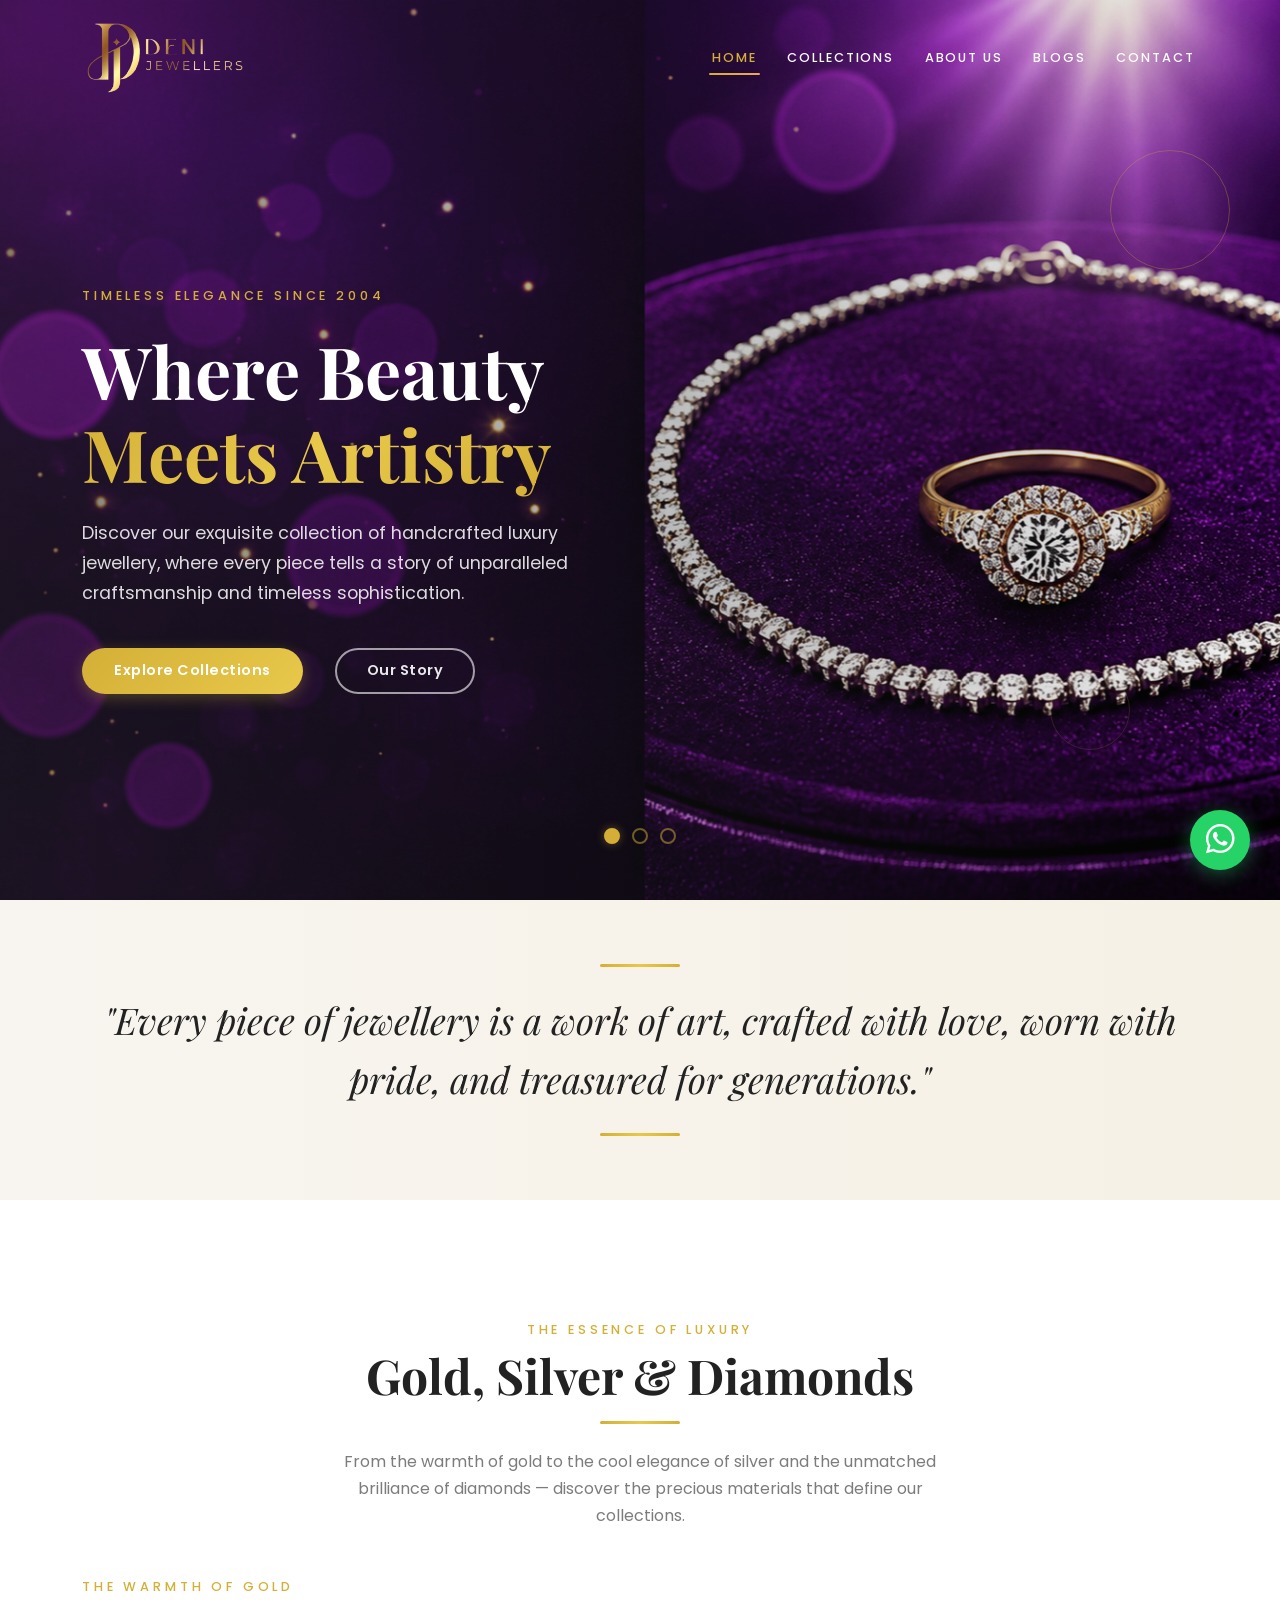
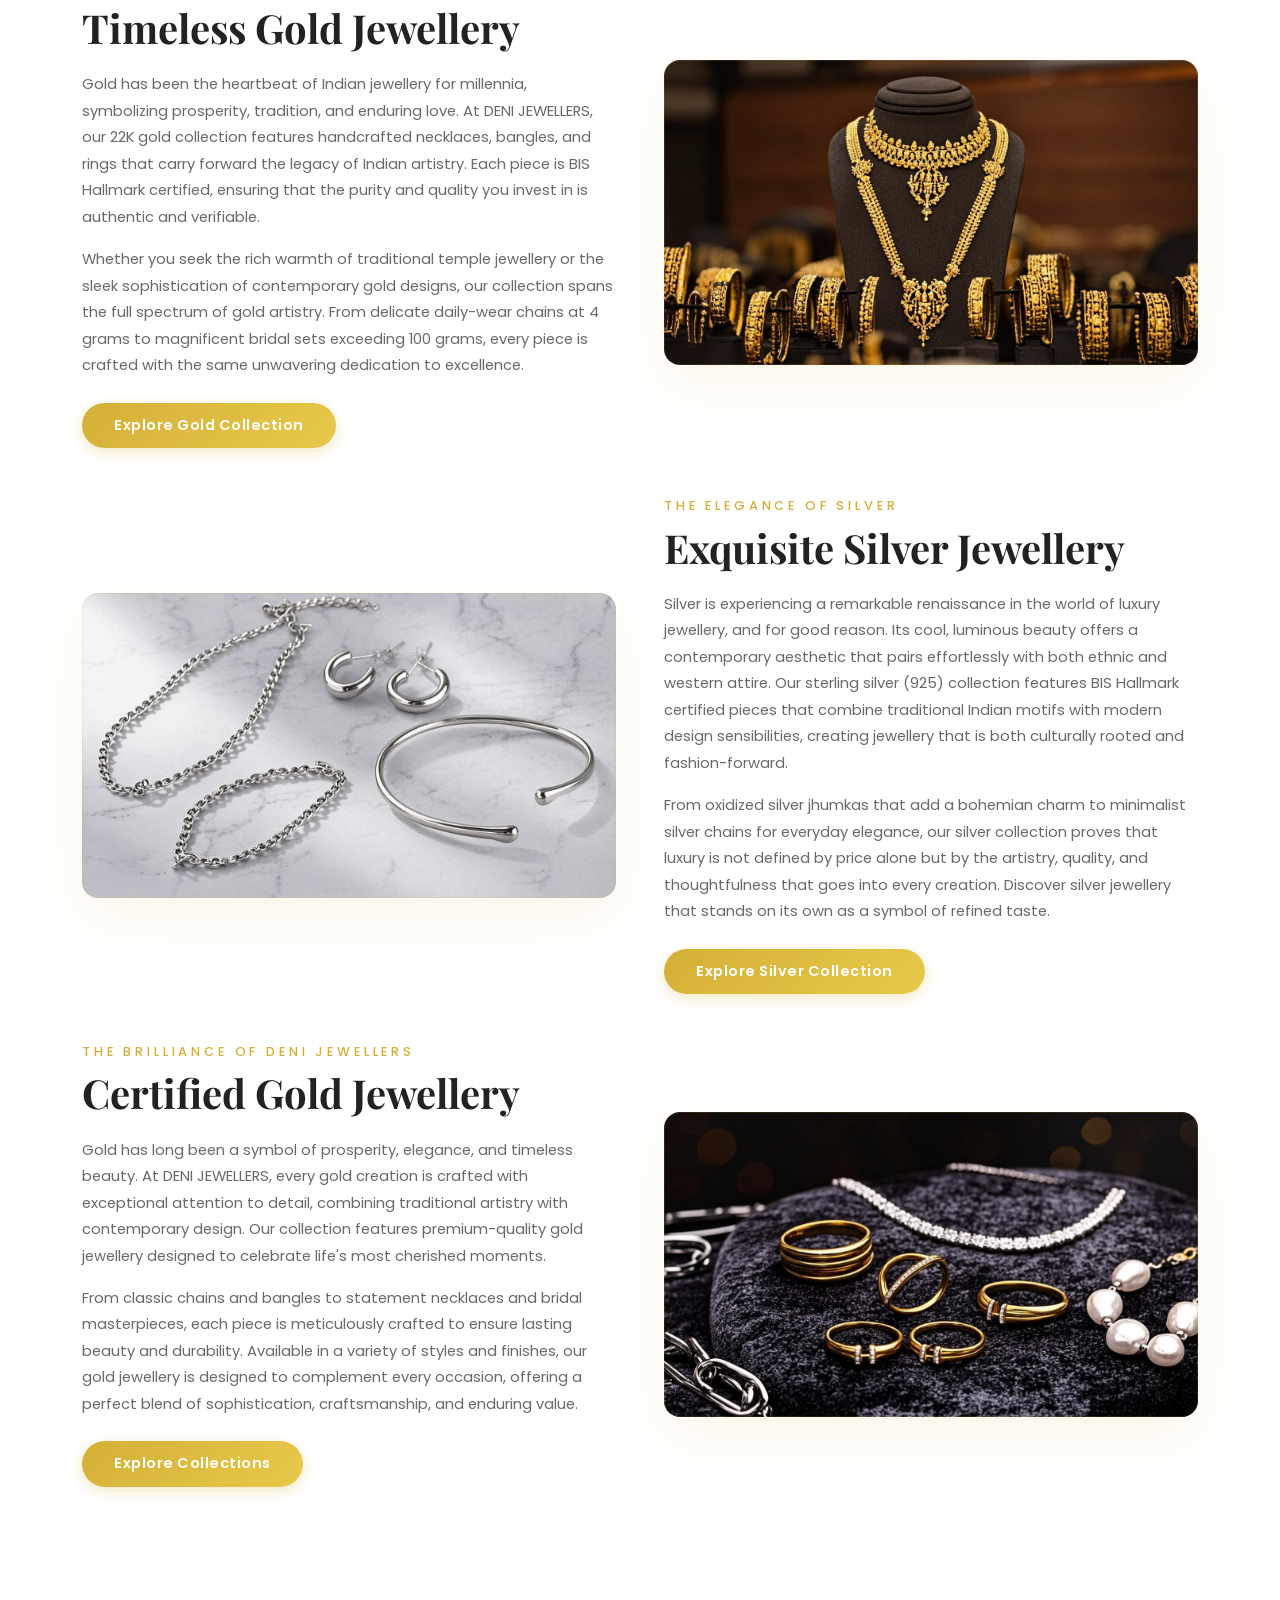
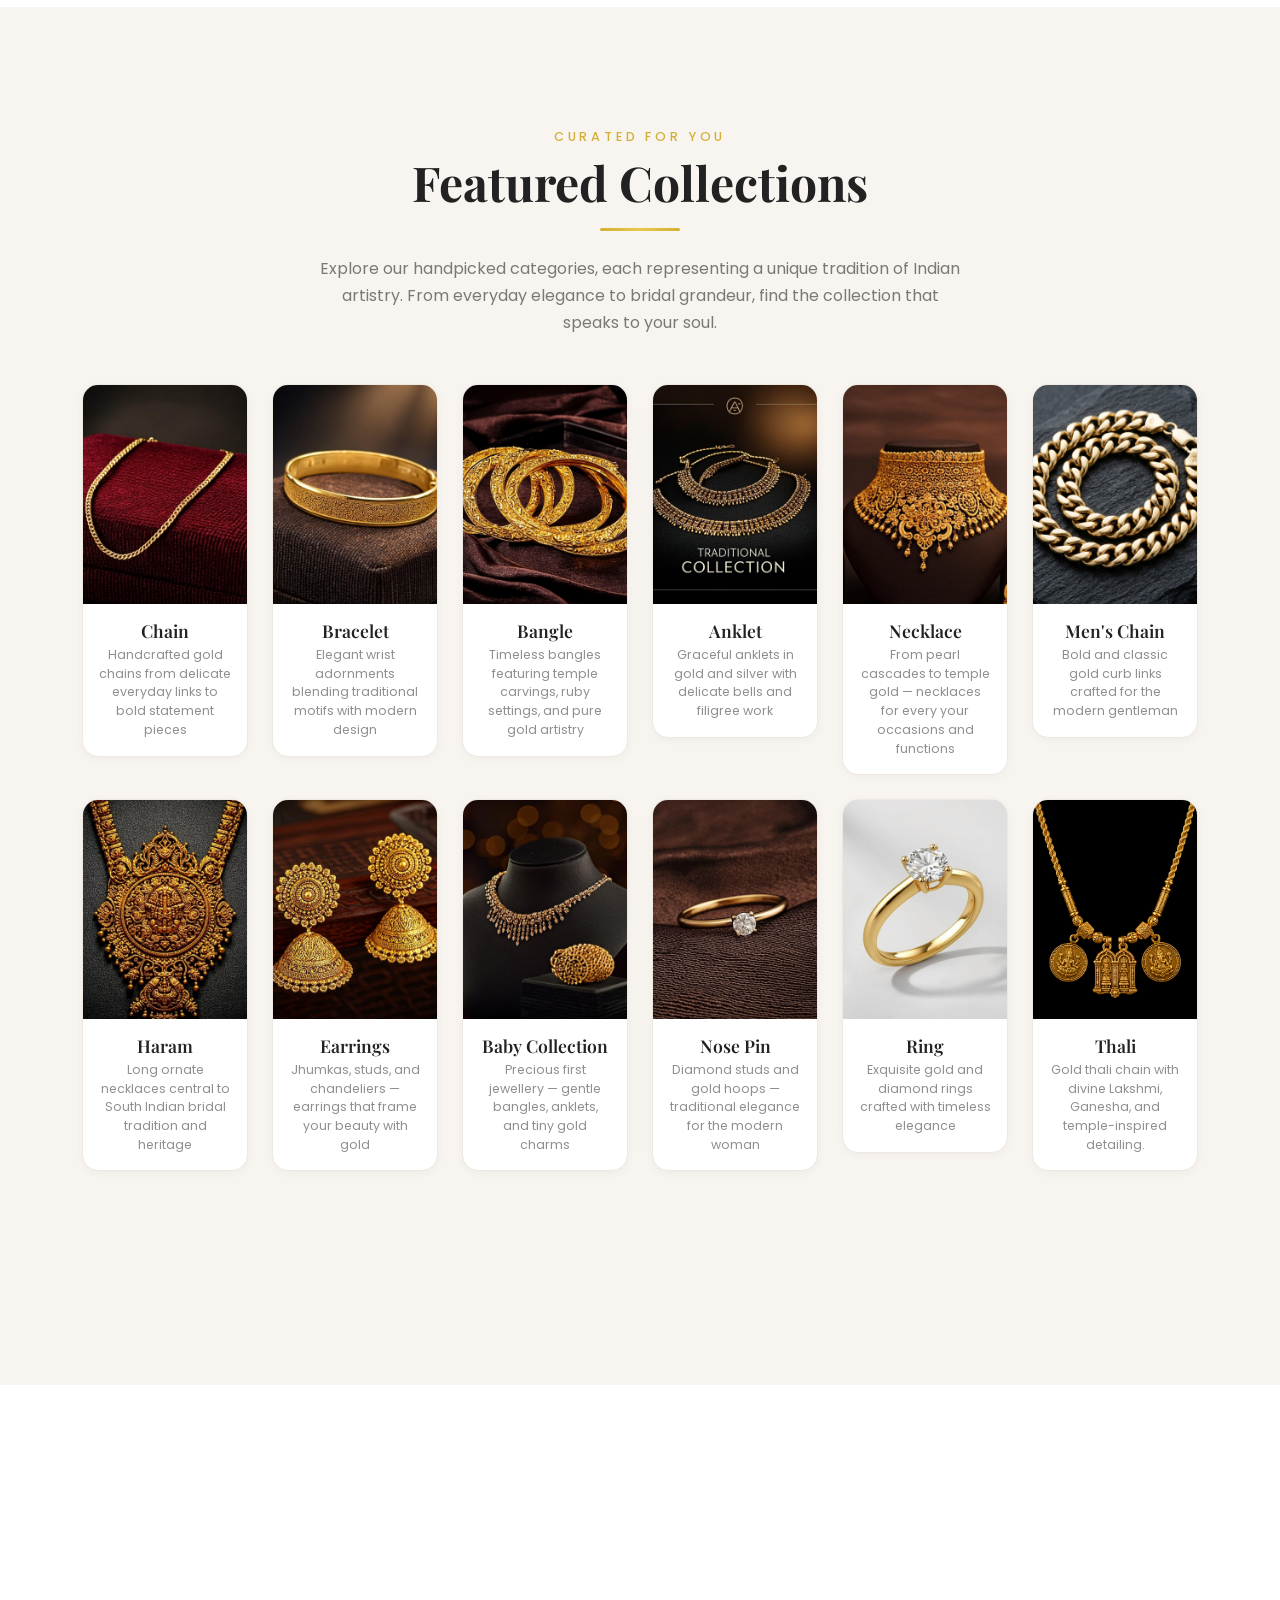
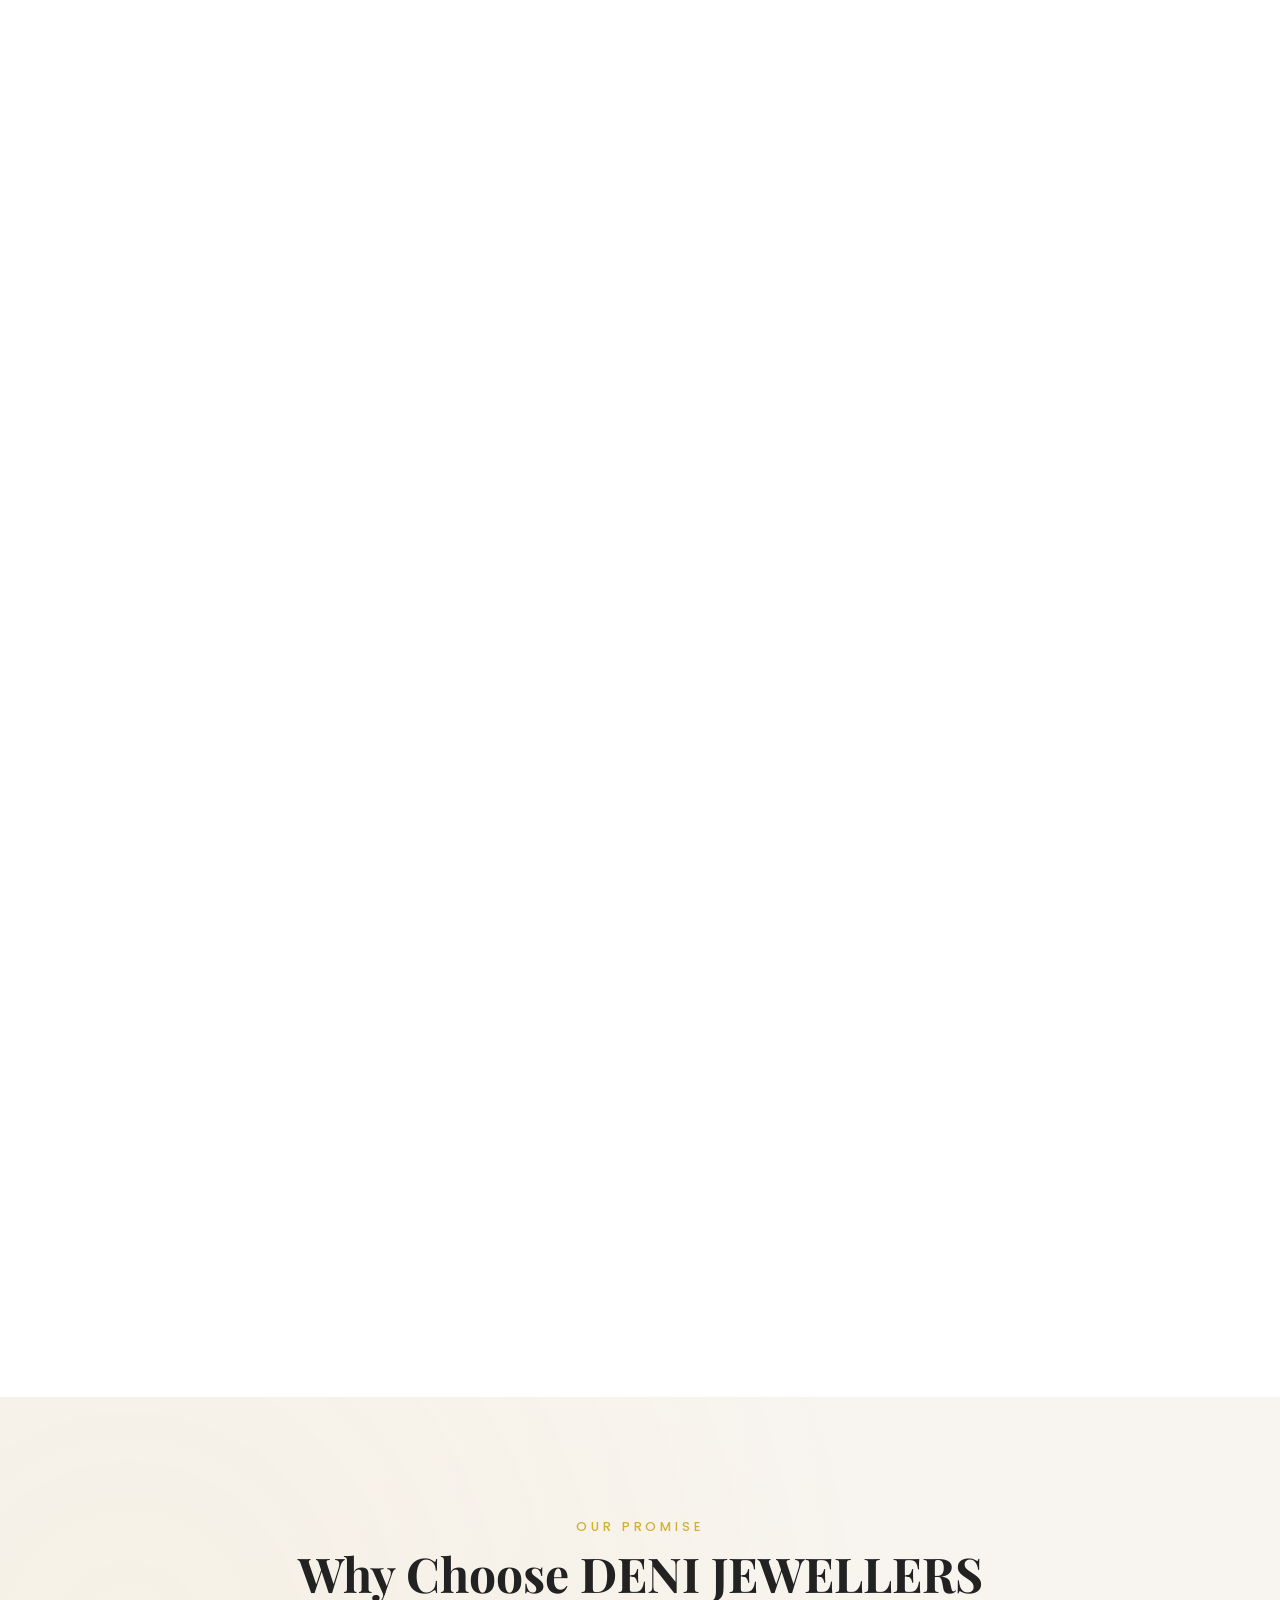
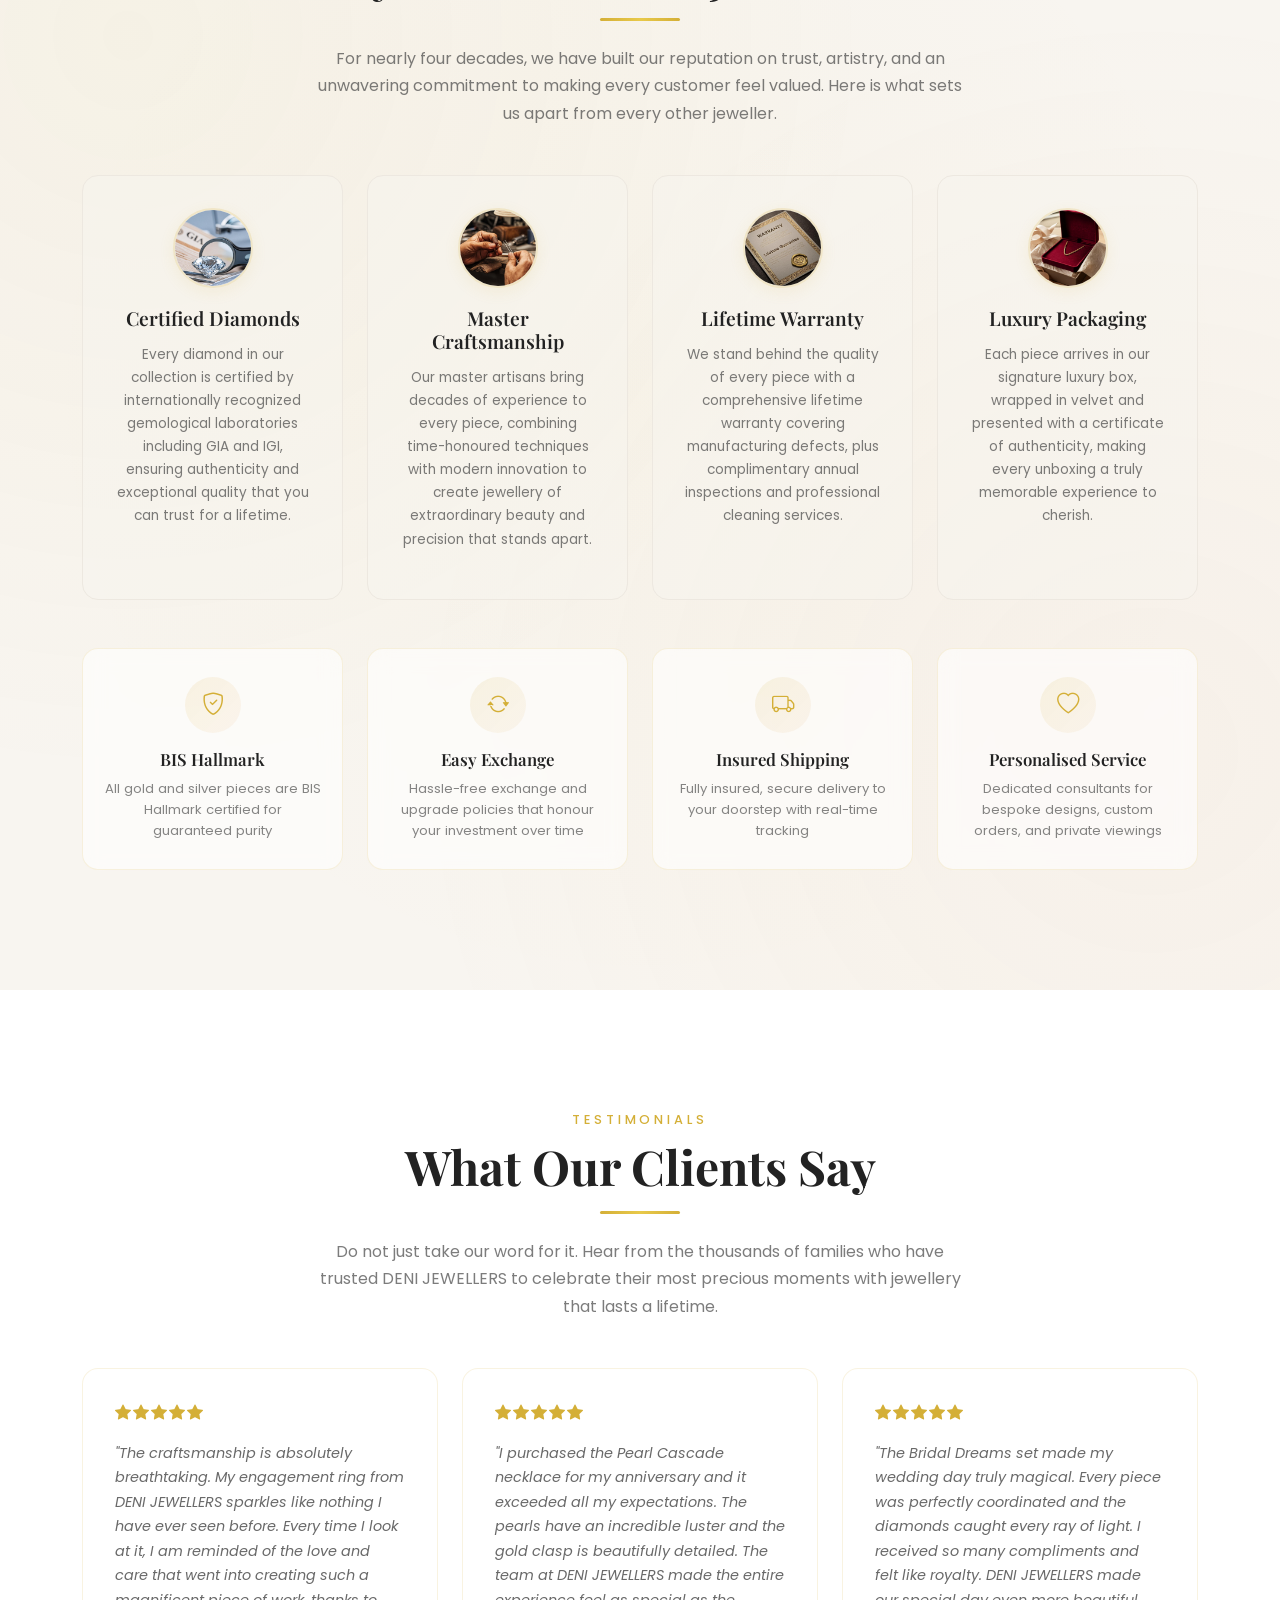
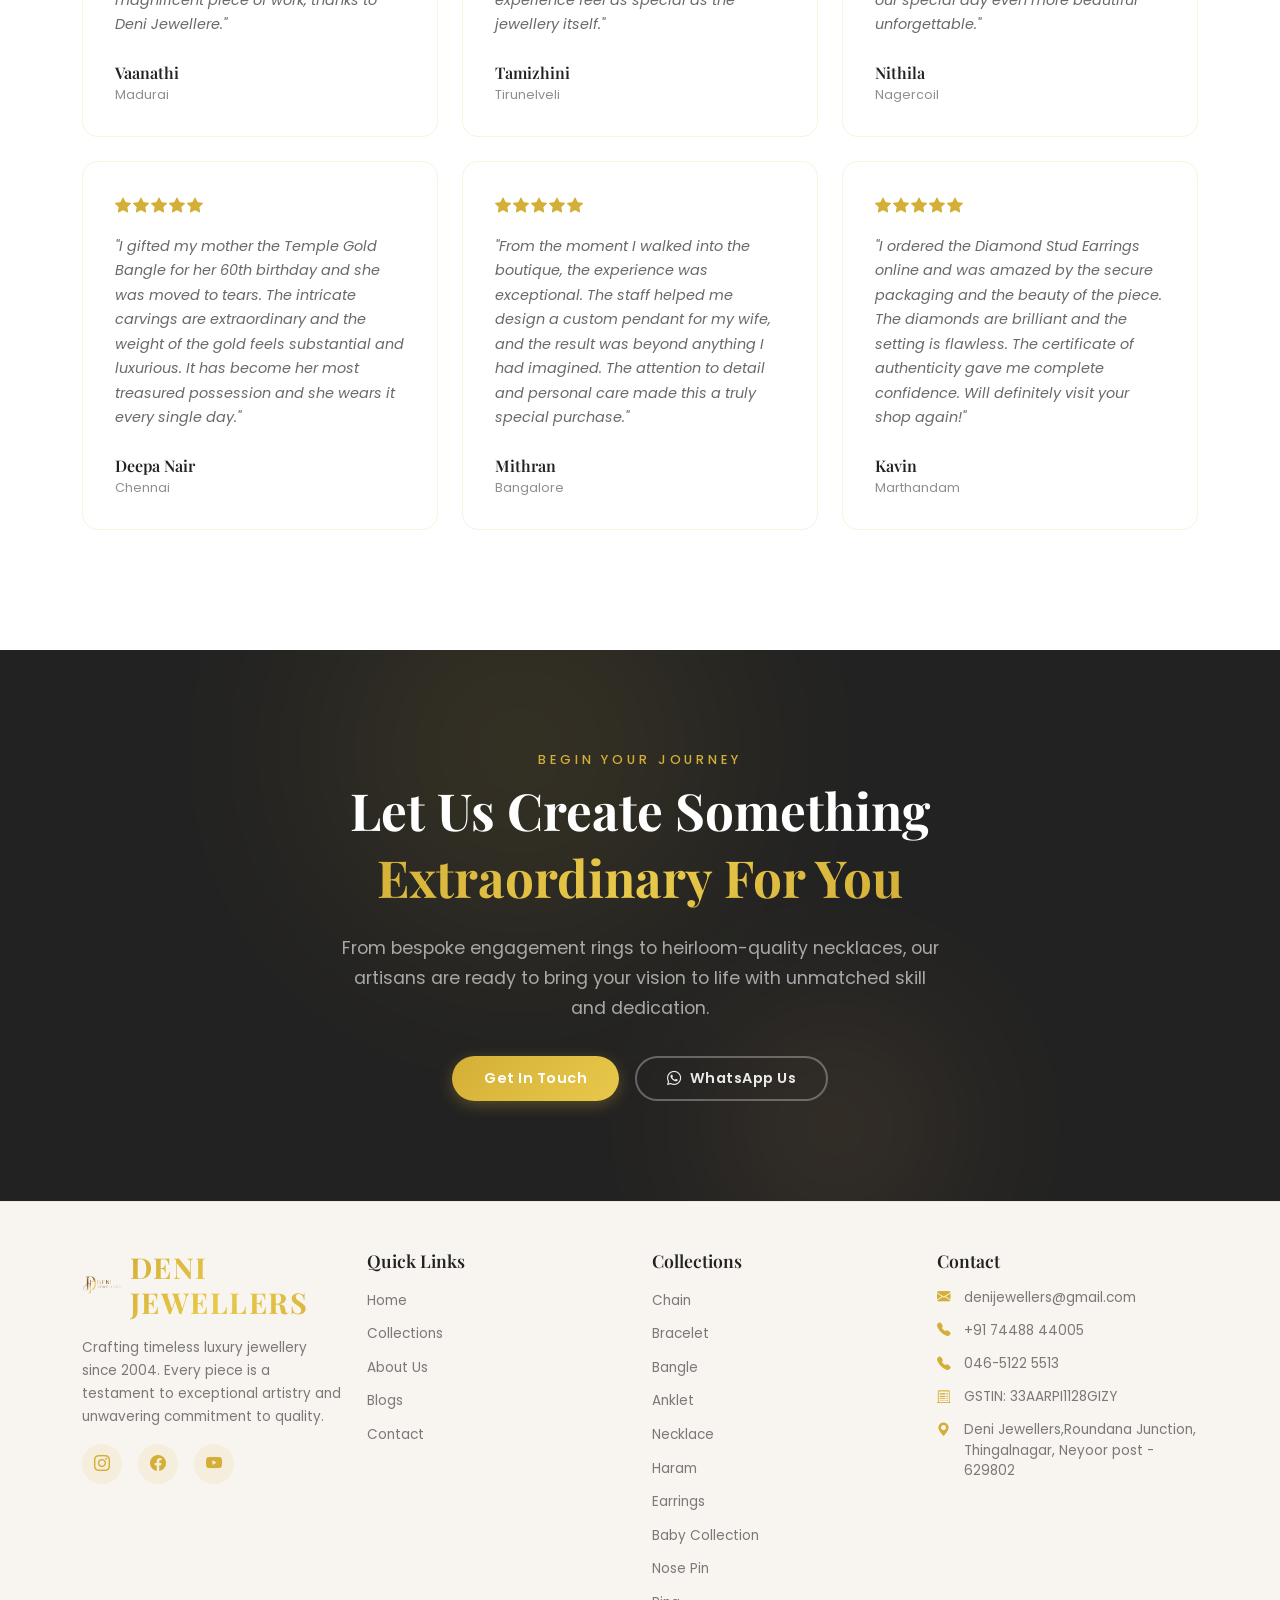
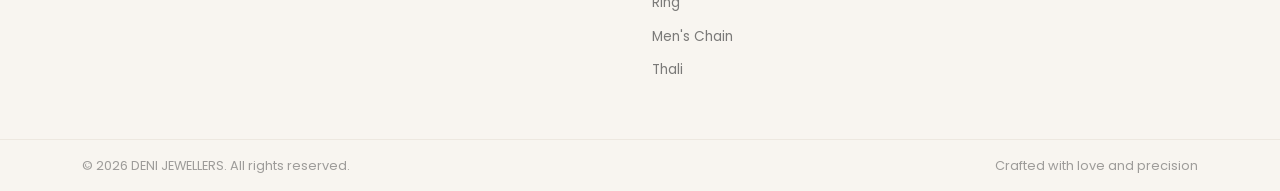
<file: index.html>
<!DOCTYPE html>
<html lang="en">
<head>
  <meta charset="UTF-8">
  <meta name="viewport" content="width=device-width, initial-scale=1.0">
  <title>Deni Jewellers | Premium Gold, Silver & Bridal Jewellery</title>
  <meta name="description" content="Discover exquisite luxury jewellery crafted with timeless elegance.">
  <meta name="keywords" content="Deni Jewellers, Gold Jewellery, Silver Jewellery, Bridal Jewellery, Wedding Jewellery, Temple Jewellery, Gold Necklace, Gold Chain, Gold Earrings, Gold Rings, Thali Chain, Hallmark Gold Jewellery, Traditional Jewellery, Modern Jewellery, Diamond Jewellery, South Indian Jewellery, Antique Jewellery, Jewellery Collections, Gold Shop, Jewellery Store">
  <link href="https://cdn.jsdelivr.net/npm/bootstrap@5.3.3/dist/css/bootstrap.min.css" rel="stylesheet">
  <link href="https://cdn.jsdelivr.net/npm/bootstrap-icons@1.11.3/font/bootstrap-icons.min.css" rel="stylesheet">
  <link rel="preconnect" href="https://fonts.googleapis.com">
  <link rel="preconnect" href="https://fonts.gstatic.com" crossorigin>
  <link href="https://fonts.googleapis.com/css2?family=Playfair+Display:ital,wght@0,400;0,500;0,600;0,700;0,800;0,900;1,400;1,500;1,600;1,700&family=Poppins:wght@300;400;500;600;700&display=swap" rel="stylesheet">
  <link rel="stylesheet" href="css/styles.css">
  <link rel="icon" type="image/png" href="Favicon.png">
</head>
<body>

  <!-- Navbar -->
  <nav class="navbar navbar-expand-lg fixed-top navbar-hero" id="mainNav">
    <div class="container">
      <a class="navbar-brand" href="index.html"><img src="images/Deni logo.png" alt="DENI JEWELLERS" class="nav-logo"></a>
      <button class="navbar-toggler" type="button" data-bs-toggle="offcanvas" data-bs-target="#mobileMenu" aria-controls="mobileMenu" aria-label="Toggle navigation"><span class="navbar-toggler-icon"></span></button>
      <div class="collapse navbar-collapse justify-content-end" id="navbarNav">
        <ul class="navbar-nav gap-lg-4 align-items-center">
          <li class="nav-item"><a class="nav-link active" href="index.html">Home</a></li>
          <li class="nav-item"><a class="nav-link" href="collections.html">Collections</a></li>
          <li class="nav-item"><a class="nav-link" href="about.html">About Us</a></li>
          <li class="nav-item"><a class="nav-link" href="blogs.html">Blogs</a></li>
          <li class="nav-item"><a class="nav-link" href="contact.html">Contact</a></li>
        </ul>
      </div>
    </div>
  </nav>

  <!-- Mobile Offcanvas -->
  <div class="offcanvas offcanvas-end" tabindex="-1" id="mobileMenu">
    <div class="offcanvas-header"><img src="images\Deni logo.png" alt="DENI JEWELLERS" class="nav-logo"><button type="button" class="btn-close" data-bs-dismiss="offcanvas" aria-label="Close"></button></div>
    <div class="offcanvas-body">
      <ul class="nav flex-column gap-3">
        <li><a class="nav-link-mobile active" href="index.html">Home</a></li>
        <li><a class="nav-link-mobile" href="collections.html">Collections</a></li>
        <li><a class="nav-link-mobile" href="about.html">About Us</a></li>
        <li><a class="nav-link-mobile" href="blogs.html">Blogs</a></li>
        <li><a class="nav-link-mobile" href="contact.html">Contact</a></li>
      </ul>
    </div>
  </div>

  <!-- Hero Section with Carousel -->
  <section class="hero-section">
    <div id="heroCarousel" class="hero-carousel slide" data-bs-ride="carousel" data-bs-interval="4000" data-bs-pause="false">
      <div class="carousel-inner">
        <!-- Slide 1 -->
        <div class="carousel-item active">
          <img src="images\hero-jewellery-new.png" alt="Luxury Jewellery Collection">
        </div>
        <!-- Slide 2 -->
        <div class="carousel-item">
          <img src="images\hero-carousel-2-new.png" alt="Gold & Diamond Showcase">
        </div>
        <!-- Slide 3 -->
        <div class="carousel-item">
          <img src="images\hero-carousel-4-new (2).png" alt="Traditional Indian Gold Jewellery">
        </div>
      </div>
      <div class="hero-overlay"></div>
      <!-- Carousel indicators -->
      <div class="carousel-indicators">
        <button type="button" data-bs-target="#heroCarousel" data-bs-slide-to="0" class="active" aria-current="true" aria-label="Slide 1"></button>
        <button type="button" data-bs-target="#heroCarousel" data-bs-slide-to="1" aria-label="Slide 2"></button>
        <button type="button" data-bs-target="#heroCarousel" data-bs-slide-to="2" aria-label="Slide 3"></button>
      </div>
    </div>
    <div class="container position-relative" style="z-index:3;">
      <div class="row align-items-center min-vh-100">
        <div class="col-lg-7 hero-content" id="heroContent">
          <p class="hero-subtitle" id="heroSubtitle">Timeless Elegance Since 2004</p>
          <h1 class="hero-title" id="heroTitle">Where Beauty<br><span class="gold-text">Meets Artistry</span></h1>
          <p class="hero-description" id="heroDesc">Discover our exquisite collection of handcrafted luxury jewellery, where every piece tells a story of unparalleled craftsmanship and timeless sophistication.</p>
          <div class="hero-buttons">
            <a href="collections.html" class="btn btn-luxury me-3">Explore Collections</a>
            <a href="about.html" class="btn btn-luxury-outline btn-hero-outline">Our Story</a>
          </div>
        </div>
      </div>
    </div>
    <div class="hero-float-circle hero-circle-1 d-none d-lg-block"></div>
    <div class="hero-float-circle hero-circle-2 d-none d-lg-block"></div>
  </section>

  <!-- Brand Tagline -->
  <section class="section-tagline">
    <div class="container text-center">
      <div class="gold-divider mb-4"></div>
      <p class="tagline-text tagline-animate">"Every piece of jewellery is a work of art, <span class="tagline-word" style="animation-delay:0s">crafted with love,</span> <span class="tagline-word" style="animation-delay:0.3s">worn with pride,</span> <span class="tagline-word" style="animation-delay:0.6s">and treasured for generations.</span>"</p>
      <div class="gold-divider mt-4"></div>
    </div>
  </section>

  <!-- Gold Silver Diamonds Section -->
  <section class="section-padding bg-white" id="metals-showcase">
    <div class="container">
      <div class="text-center mb-5 reveal">
        <p class="section-subtitle">The Essence of Luxury</p>
        <h2 class="section-title">Gold, Silver & Diamonds</h2>
        <div class="gold-divider mt-3"></div>
        <p class="mt-4 mx-auto" style="max-width:650px; color:rgba(68,68,68,0.7); line-height:1.7;">From the warmth of gold to the cool elegance of silver and the unmatched brilliance of diamonds — discover the precious materials that define our collections.</p>
      </div>

      <!-- Gold -->
      <div class="row align-items-center g-5 mb-5 reveal">
        <div class="col-lg-6 order-2 order-lg-1">
          <p class="section-subtitle text-start">The Warmth of Gold</p>
          <h2 class="metals-title">Timeless Gold Jewellery</h2>
          <p class="metals-text">Gold has been the heartbeat of Indian jewellery for millennia, symbolizing prosperity, tradition, and enduring love. At DENI JEWELLERS, our 22K gold collection features handcrafted necklaces, bangles, and rings that carry forward the legacy of Indian artistry. Each piece is BIS Hallmark certified, ensuring that the purity and quality you invest in is authentic and verifiable.</p>
          <p class="metals-text">Whether you seek the rich warmth of traditional temple jewellery or the sleek sophistication of contemporary gold designs, our collection spans the full spectrum of gold artistry. From delicate daily-wear chains at 4 grams to magnificent bridal sets exceeding 100 grams, every piece is crafted with the same unwavering dedication to excellence.</p>
          <a href="collections.html" class="btn btn-luxury mt-2">Explore Gold Collection</a>
        </div>
        <div class="col-lg-6 order-1 order-lg-2">
          <div class="metals-img-wrap reveal-img">
            <img src="images/home-gold.png" alt="Gold Jewellery Collection">
          </div>
        </div>
      </div>

      <!-- Silver -->
      <div class="row align-items-center g-5 mb-5 reveal">
        <div class="col-lg-6">
          <div class="metals-img-wrap reveal-img">
            <img src="images/home-silver.png" alt="Silver Jewellery Collection">
          </div>
        </div>
        <div class="col-lg-6">
          <p class="section-subtitle text-start">The Elegance of Silver</p>
          <h2 class="metals-title">Exquisite Silver Jewellery</h2>
          <p class="metals-text">Silver is experiencing a remarkable renaissance in the world of luxury jewellery, and for good reason. Its cool, luminous beauty offers a contemporary aesthetic that pairs effortlessly with both ethnic and western attire. Our sterling silver (925) collection features BIS Hallmark certified pieces that combine traditional Indian motifs with modern design sensibilities, creating jewellery that is both culturally rooted and fashion-forward.</p>
          <p class="metals-text">From oxidized silver jhumkas that add a bohemian charm to minimalist silver chains for everyday elegance, our silver collection proves that luxury is not defined by price alone but by the artistry, quality, and thoughtfulness that goes into every creation. Discover silver jewellery that stands on its own as a symbol of refined taste.</p>
          <a href="collections.html" class="btn btn-luxury mt-2">Explore Silver Collection</a>
        </div>
      </div>

      <!-- Diamonds -->
      <div class="row align-items-center g-5 reveal">
        <div class="col-lg-6 order-2 order-lg-1">
          <p class="section-subtitle text-start">The Brilliance of Deni Jewellers</p>
          <h2 class="metals-title">Certified Gold Jewellery</h2>
          <p class="metals-text">Gold has long been a symbol of prosperity, elegance, and timeless beauty. At DENI JEWELLERS, every gold creation is crafted with exceptional attention to detail, combining traditional artistry with contemporary design. Our collection features premium-quality gold jewellery designed to celebrate life's most cherished moments.</p>
          <p class="metals-text">From classic chains and bangles to statement necklaces and bridal masterpieces, each piece is meticulously crafted to ensure lasting beauty and durability. Available in a variety of styles and finishes, our gold jewellery is designed to complement every occasion, offering a perfect blend of sophistication, craftsmanship, and enduring value.</p>
          <a href="collections.html" class="btn btn-luxury mt-2">Explore Collections</a>
        </div>
        <div class="col-lg-6 order-1 order-lg-2">
          <div class="metals-img-wrap reveal-img">
            <img src="images/blog-trends-article.png" alt="Diamond Jewellery Collection">
          </div>
        </div>
      </div>
    </div>
  </section>

  <!-- Featured Collections -->
  <section class="section-padding bg-beige" id="featured-collections">
    <div class="container">
      <div class="text-center mb-5 reveal">
        <p class="section-subtitle">Curated For You</p>
        <h2 class="section-title">Featured Collections</h2>
        <div class="gold-divider mt-3"></div>
        <p class="mt-4 mx-auto" style="max-width:650px; color:rgba(68,68,68,0.7); line-height:1.7;">Explore our handpicked categories, each representing a unique tradition of Indian artistry. From everyday elegance to bridal grandeur, find the collection that speaks to your soul.</p>
      </div>
      <div class="row g-4">
        <div class="col-6 col-md-4 col-lg reveal" style="transition-delay: 0.1s;">
          <a href="collections.html" class="text-decoration-none">
            <div class="collection-card">
              <div class="collection-img-wrap"><img src="images/cat-chain.png" alt="Chain" class="collection-img"></div>
              <div class="collection-info"><h3>Chain</h3><p class="collection-desc">Handcrafted gold chains from delicate everyday links to bold statement pieces</p></div>
            </div>
          </a>
        </div>
        <div class="col-6 col-md-4 col-lg reveal" style="transition-delay: 0.2s;">
          <a href="collections.html" class="text-decoration-none">
            <div class="collection-card">
              <div class="collection-img-wrap"><img src="images/cat-bracelet.png" alt="Bracelet" class="collection-img"></div>
              <div class="collection-info"><h3>Bracelet</h3><p class="collection-desc">Elegant wrist adornments blending traditional motifs with modern design</p></div>
            </div>
          </a>
        </div>
        <div class="col-6 col-md-4 col-lg reveal" style="transition-delay: 0.3s;">
          <a href="collections.html" class="text-decoration-none">
            <div class="collection-card">
              <div class="collection-img-wrap"><img src="images/cat-bangle.png" alt="Bangle" class="collection-img"></div>
              <div class="collection-info"><h3>Bangle</h3><p class="collection-desc">Timeless bangles featuring temple carvings, ruby settings, and pure gold artistry</p></div>
            </div>
          </a>
        </div>
        <div class="col-6 col-md-4 col-lg reveal" style="transition-delay: 0.4s;">
          <a href="collections.html" class="text-decoration-none">
            <div class="collection-card">
              <div class="collection-img-wrap"><img src="images/cat-anklet.png" alt="Anklet" class="collection-img"></div>
              <div class="collection-info"><h3>Anklet</h3><p class="collection-desc">Graceful anklets in gold and silver with delicate bells and filigree work</p></div>
            </div>
          </a>
        </div>
        <div class="col-6 col-md-4 col-lg reveal" style="transition-delay: 0.5s;">
          <a href="collections.html" class="text-decoration-none">
            <div class="collection-card">
              <div class="collection-img-wrap"><img src="images/cat-necklace.png" alt="Necklace" class="collection-img"></div>
              <div class="collection-info"><h3>Necklace</h3><p class="collection-desc">From pearl cascades to temple gold — necklaces for every your occasions and functions</p></div>
            </div>
          </a>
        </div>
        <div class="col-6 col-md-4 col-lg reveal" style="transition-delay: 0.6s;">
          <a href="collections.html" class="text-decoration-none">
            <div class="collection-card">
              <div class="collection-img-wrap"><img src="images/cat-mens-chain.png" alt="Men's Chain" class="collection-img"></div>
              <div class="collection-info"><h3>Men's Chain</h3><p class="collection-desc">Bold and classic gold curb links crafted for the modern gentleman</p></div>
            </div>
          </a>
        </div>
      </div>
      <div class="row g-4 mt-0">
        <div class="col-6 col-md-4 col-lg reveal" style="transition-delay: 0.1s;">
          <a href="collections.html" class="text-decoration-none">
            <div class="collection-card">
              <div class="collection-img-wrap"><img src="images/cat-haram.png" alt="Haram" class="collection-img"></div>
              <div class="collection-info"><h3>Haram</h3><p class="collection-desc">Long ornate necklaces central to South Indian bridal tradition and heritage</p></div>
            </div>
          </a>
        </div>
        <div class="col-6 col-md-4 col-lg reveal" style="transition-delay: 0.2s;">
          <a href="collections.html" class="text-decoration-none">
            <div class="collection-card">
              <div class="collection-img-wrap"><img src="images/cat-earrings.png" alt="Earrings" class="collection-img"></div>
              <div class="collection-info"><h3>Earrings</h3><p class="collection-desc">Jhumkas, studs, and chandeliers — earrings that frame your beauty with gold</p></div>
            </div>
          </a>
        </div>
        <div class="col-6 col-md-4 col-lg reveal" style="transition-delay: 0.3s;">
          <a href="collections.html" class="text-decoration-none">
            <div class="collection-card">
              <div class="collection-img-wrap"><img src="images/cat-baby.png" alt="Baby Collection" class="collection-img"></div>
              <div class="collection-info"><h3>Baby Collection</h3><p class="collection-desc">Precious first jewellery — gentle bangles, anklets, and tiny gold charms</p></div>
            </div>
          </a>
        </div>
        <div class="col-6 col-md-4 col-lg reveal" style="transition-delay: 0.4s;">
          <a href="collections.html" class="text-decoration-none">
            <div class="collection-card">
              <div class="collection-img-wrap"><img src="images/cat-nosepin.png" alt="Nose Pin" class="collection-img"></div>
              <div class="collection-info"><h3>Nose Pin</h3><p class="collection-desc">Diamond studs and gold hoops — traditional elegance for the modern woman</p></div>
            </div>
          </a>
        </div>
        <div class="col-6 col-md-4 col-lg reveal" style="transition-delay: 0.5s;">
          <a href="collections.html" class="text-decoration-none">
            <div class="collection-card">
              <div class="collection-img-wrap"><img src="images/cat-rings.png" alt="Ring" class="collection-img"></div>
              <div class="collection-info"><h3>Ring</h3><p class="collection-desc">Exquisite gold and diamond rings crafted with timeless elegance</p></div>
            </div>
          </a>
        </div>
        <div class="col-6 col-md-4 col-lg reveal" style="transition-delay: 0.6s;">
          <a href="collections.html" class="text-decoration-none">
            <div class="collection-card">
              <div class="collection-img-wrap"><img src="images\thali 1.png" alt="Thailand" class="collection-img"></div>
              <div class="collection-info"><h3>Thali</h3><p class="collection-desc">Gold thali chain with divine Lakshmi, Ganesha, and temple-inspired detailing.</p></div>
            </div>
          </a>
        </div>
      </div>
      <div class="text-center mt-5 reveal">
        <a href="collections.html" class="btn btn-luxury-outline">View All Collections</a>
      </div>
    </div>
    
  </section>

  <!-- Best Sellers -->
  <section class="section-padding bg-white" id="best-sellers">
    <div class="container">
      <div class="text-center mb-5 reveal">
        <p class="section-subtitle">Most Loved</p>
        <h2 class="section-title">Best Sellers</h2>
        <div class="gold-divider mt-3"></div>
        <p class="mt-4 mx-auto" style="max-width:650px; color:rgba(68,68,68,0.7); line-height:1.7;">Our most cherished pieces, chosen by hundreds of happy clients. Each best seller represents the pinnacle of our craftsmanship — timeless designs that have stood the test of celebrations, traditions, and everyday elegance.</p>
      </div>
      <div class="row g-4">
        <div class="col-sm-6 col-lg-3 reveal" style="transition-delay: 0.1s;">
          <a href="product.html?id=1" class="text-decoration-none">
            <div class="product-card">
              <div class="product-img-wrap"><img src="images/product-chain1.png" alt="Royal Gold Chain" class="product-img"></div>
              <div class="product-info">
                <p class="product-category-tag">Chain</p>
                <h3>Royal Gold Chain</h3>
                <p>A magnificent 22K gold chain with intricate link design, hand-polished to a mirror finish</p>
                <span class="view-details-link">View Details &rarr;</span>
              </div>
            </div>
          </a>
        </div>
        <div class="col-sm-6 col-lg-3 reveal" style="transition-delay: 0.2s;">
          <a href="product.html?id=5" class="text-decoration-none">
            <div class="product-card">
              <div class="product-img-wrap"><img src="images/product-bangle1.png" alt="Temple Gold Bangle" class="product-img"></div>
              <div class="product-info">
                <p class="product-category-tag">Bangle</p>
                <h3>Temple Gold Bangle</h3>
                <p>A traditional 22K gold bangle with hand-engraved temple carvings and divine motifs</p>
                <span class="view-details-link">View Details &rarr;</span>
              </div>
            </div>
          </a>
        </div>
        <div class="col-sm-6 col-lg-3 reveal" style="transition-delay: 0.3s;">
          <a href="product.html?id=11" class="text-decoration-none">
            <div class="product-card">
              <div class="product-img-wrap"><img src="images/product-haram1.png" alt="Lakshmi Temple Haram" class="product-img"></div>
              <div class="product-info">
                <p class="product-category-tag">Haram</p>
                <h3>Lakshmi Temple Haram</h3>
                <p>A long gold haram necklace with Goddess Lakshmi pendant and kasu motifs</p>
                <span class="view-details-link">View Details &rarr;</span>
              </div>
            </div>
          </a>
        </div>
        <div class="col-sm-6 col-lg-3 reveal" style="transition-delay: 0.4s;">
          <a href="product.html?id=13" class="text-decoration-none">
            <div class="product-card">
              <div class="product-img-wrap"><img src="images/product-earring3.png" alt="Gold Jhumka Earrings" class="product-img"></div>
              <div class="product-info">
                <p class="product-category-tag">Earrings</p>
                <h3>Gold Jhumka Earrings</h3>
                <p>Traditional gold jhumkas with intricate filigree bell design and gold drops</p>
                <span class="view-details-link">View Details &rarr;</span>
              </div>
            </div>
          </a>
        </div>
      </div>
      <div class="row g-4 mt-2">
        <div class="col-sm-6 col-lg-3 reveal" style="transition-delay: 0.1s;">
          <a href="product.html?id=9" class="text-decoration-none">
            <div class="product-card">
              <div class="product-img-wrap"><img src="images/product-necklace3.png" alt="Pearl Cascade Necklace" class="product-img"></div>
              <div class="product-info">
                <p class="product-category-tag">Necklace</p>
                <h3>Pearl Cascade Necklace</h3>
                <p>Hand-selected South Sea pearls with an 18K gold and diamond clasp</p>
                <span class="view-details-link">View Details &rarr;</span>
              </div>
            </div>
          </a>
        </div>
        <div class="col-sm-6 col-lg-3 reveal" style="transition-delay: 0.2s;">
          <a href="product.html?id=14" class="text-decoration-none">
            <div class="product-card">
              <div class="product-img-wrap"><img src="images/product-earring4.png" alt="Diamond Stud Earrings" class="product-img"></div>
              <div class="product-info">
                <p class="product-category-tag">Earrings</p>
                <h3>Diamond Stud Earrings</h3>
                <p>Brilliant-cut diamonds in a classic four-prong 18K gold setting</p>
                <span class="view-details-link">View Details &rarr;</span>
              </div>
            </div>
          </a>
        </div>
        <div class="col-sm-6 col-lg-3 reveal" style="transition-delay: 0.3s;">
          <a href="product.html?id=3" class="text-decoration-none">
            <div class="product-card">
              <div class="product-img-wrap"><img src="images/product-bracelet1.png" alt="Golden Embrace Bracelet" class="product-img"></div>
              <div class="product-info">
                <p class="product-category-tag">Bracelet</p>
                <h3>Embrace Bracelet</h3>
                <p>An elegant 22K gold bracelet with smooth polished finish and secure box clasp</p>
                <span class="view-details-link">View Details &rarr;</span>
              </div>
            </div>
          </a>
        </div>
        <div class="col-sm-6 col-lg-3 reveal" style="transition-delay: 0.4s;">
          <a href="product.html?id=17" class="text-decoration-none">
            <div class="product-card">
              <div class="product-img-wrap"><img src="images/product-nosepin1.png" alt="Diamond Nose Pin" class="product-img"></div>
              <div class="product-info">
                <p class="product-category-tag">Nose Pin</p>
                <h3>Diamond Nose Pin</h3>
                <p>A refined gold nose pin with a brilliant diamond and secure screw-back</p>
                <span class="view-details-link">View Details &rarr;</span>
              </div>
            </div>
          </a>
        </div>
      </div>
    </div>
  </section>

  <!-- Why Choose Us -->
  <section class="section-padding why-choose-section" id="why-choose">
    <div class="why-choose-bg-pattern"></div>
    <div class="container position-relative" style="z-index:2;">
      <div class="text-center mb-5 reveal">
        <p class="section-subtitle">Our Promise</p>
        <h2 class="section-title">Why Choose DENI JEWELLERS</h2>
        <div class="gold-divider mt-3"></div>
        <p class="mt-4 mx-auto" style="max-width:650px; color:rgba(68,68,68,0.7); line-height:1.7;">For nearly four decades, we have built our reputation on trust, artistry, and an unwavering commitment to making every customer feel valued. Here is what sets us apart from every other jeweller.</p>
      </div>
      <div class="row g-4">
        <div class="col-sm-6 col-lg-3 reveal" style="transition-delay: 0.1s;">
          <div class="feature-card text-center">
            <div class="feature-img-wrap">
              <img src="images/feature-certified.png" alt="Certified Diamonds" class="feature-img">
            </div>
            <h3>Certified Diamonds</h3>
            <p>Every diamond in our collection is certified by internationally recognized gemological laboratories including GIA and IGI, ensuring authenticity and exceptional quality that you can trust for a lifetime.</p>
          </div>
        </div>
        <div class="col-sm-6 col-lg-3 reveal" style="transition-delay: 0.2s;">
          <div class="feature-card text-center">
            <div class="feature-img-wrap">
              <img src="images/feature-craftsmanship.png" alt="Master Craftsmanship" class="feature-img">
            </div>
            <h3>Master Craftsmanship</h3>
            <p>Our master artisans bring decades of experience to every piece, combining time-honoured techniques with modern innovation to create jewellery of extraordinary beauty and precision that stands apart.</p>
          </div>
        </div>
        <div class="col-sm-6 col-lg-3 reveal" style="transition-delay: 0.3s;">
          <div class="feature-card text-center">
            <div class="feature-img-wrap">
              <img src="images/feature-warranty.png" alt="Lifetime Warranty" class="feature-img">
            </div>
            <h3>Lifetime Warranty</h3>
            <p>We stand behind the quality of every piece with a comprehensive lifetime warranty covering manufacturing defects, plus complimentary annual inspections and professional cleaning services.</p>
          </div>
        </div>
        <div class="col-sm-6 col-lg-3 reveal" style="transition-delay: 0.4s;">
          <div class="feature-card text-center">
            <div class="feature-img-wrap">
              <img src="images/feature-packaging.png" alt="Luxury Packaging" class="feature-img">
            </div>
            <h3>Luxury Packaging</h3>
            <p>Each piece arrives in our signature luxury box, wrapped in velvet and presented with a certificate of authenticity, making every unboxing a truly memorable experience to cherish.</p>
          </div>
        </div>
      </div>
      <!-- Trust badges row -->
      <div class="row g-4 mt-4">
        <div class="col-6 col-md-3 reveal" style="transition-delay: 0.15s;">
          <div class="trust-badge text-center">
            <div class="trust-badge-icon"><i class="bi bi-shield-check"></i></div>
            <h4>BIS Hallmark</h4>
            <p>All gold and silver pieces are BIS Hallmark certified for guaranteed purity</p>
          </div>
        </div>
        <div class="col-6 col-md-3 reveal" style="transition-delay: 0.25s;">
          <div class="trust-badge text-center">
            <div class="trust-badge-icon"><i class="bi bi-arrow-repeat"></i></div>
            <h4>Easy Exchange</h4>
            <p>Hassle-free exchange and upgrade policies that honour your investment over time</p>
          </div>
        </div>
        <div class="col-6 col-md-3 reveal" style="transition-delay: 0.35s;">
          <div class="trust-badge text-center">
            <div class="trust-badge-icon"><i class="bi bi-truck"></i></div>
            <h4>Insured Shipping</h4>
            <p>Fully insured, secure delivery to your doorstep with real-time tracking</p>
          </div>
        </div>
        <div class="col-6 col-md-3 reveal" style="transition-delay: 0.45s;">
          <div class="trust-badge text-center">
            <div class="trust-badge-icon"><i class="bi bi-heart"></i></div>
            <h4>Personalised Service</h4>
            <p>Dedicated consultants for bespoke designs, custom orders, and private viewings</p>
          </div>
        </div>
      </div>
    </div>
  </section>

  <!-- Testimonials -->
  <section class="section-padding bg-white" id="testimonials">
    <div class="container">
      <div class="text-center mb-5 reveal">
        <p class="section-subtitle">Testimonials</p>
        <h2 class="section-title">What Our Clients Say</h2>
        <div class="gold-divider mt-3"></div>
        <p class="mt-4 mx-auto" style="max-width:650px; color:rgba(68,68,68,0.7); line-height:1.7;">Do not just take our word for it. Hear from the thousands of families who have trusted DENI JEWELLERS to celebrate their most precious moments with jewellery that lasts a lifetime.</p>
      </div>
      <div class="row g-4">
        <div class="col-md-4 reveal" style="transition-delay: 0.1s;">
          <div class="testimonial-card">
            <div class="stars mb-3"><i class="bi bi-star-fill"></i><i class="bi bi-star-fill"></i><i class="bi bi-star-fill"></i><i class="bi bi-star-fill"></i><i class="bi bi-star-fill"></i></div>
            <p class="testimonial-text">"The craftsmanship is absolutely breathtaking. My engagement ring from DENI JEWELLERS sparkles like nothing I have ever seen before. Every time I look at it, I am reminded of the love and care that went into creating such a magnificent piece of work, thanks to Deni Jewellere."</p>
            <div class="testimonial-author"><p class="name">Vaanathi </p><p class="location">Madurai</p></div>
          </div>
        </div>
        <div class="col-md-4 reveal" style="transition-delay: 0.2s;">
          <div class="testimonial-card">
            <div class="stars mb-3"><i class="bi bi-star-fill"></i><i class="bi bi-star-fill"></i><i class="bi bi-star-fill"></i><i class="bi bi-star-fill"></i><i class="bi bi-star-fill"></i></div>
            <p class="testimonial-text">"I purchased the Pearl Cascade necklace for my anniversary and it exceeded all my expectations. The pearls have an incredible luster and the gold clasp is beautifully detailed. The team at DENI JEWELLERS made the entire experience feel as special as the jewellery itself."</p>
            <div class="testimonial-author"><p class="name">Tamizhini </p><p class="location">Tirunelveli</p></div>
          </div>
        </div>
        <div class="col-md-4 reveal" style="transition-delay: 0.3s;">
          <div class="testimonial-card">
            <div class="stars mb-3"><i class="bi bi-star-fill"></i><i class="bi bi-star-fill"></i><i class="bi bi-star-fill"></i><i class="bi bi-star-fill"></i><i class="bi bi-star-fill"></i></div>
            <p class="testimonial-text">"The Bridal Dreams set made my wedding day truly magical. Every piece was perfectly coordinated and the diamonds caught every ray of light. I received so many compliments and felt like royalty. DENI JEWELLERS made our special day even more beautiful unforgettable."</p>
            <div class="testimonial-author"><p class="name">Nithila</p><p class="location">Nagercoil</p></div>
          </div>
        </div>
      </div>
      <!-- Additional Testimonials -->
      <div class="row g-4 mt-0">
        <div class="col-md-4 reveal" style="transition-delay: 0.1s;">
          <div class="testimonial-card">
            <div class="stars mb-3"><i class="bi bi-star-fill"></i><i class="bi bi-star-fill"></i><i class="bi bi-star-fill"></i><i class="bi bi-star-fill"></i><i class="bi bi-star-fill"></i></div>
            <p class="testimonial-text">"I gifted my mother the Temple Gold Bangle for her 60th birthday and she was moved to tears. The intricate carvings are extraordinary and the weight of the gold feels substantial and luxurious. It has become her most treasured possession and she wears it every single day."</p>
            <div class="testimonial-author"><p class="name">Deepa Nair</p><p class="location">Chennai</p></div>
          </div>
        </div>
        <div class="col-md-4 reveal" style="transition-delay: 0.2s;">
          <div class="testimonial-card">
            <div class="stars mb-3"><i class="bi bi-star-fill"></i><i class="bi bi-star-fill"></i><i class="bi bi-star-fill"></i><i class="bi bi-star-fill"></i><i class="bi bi-star-fill"></i></div>
            <p class="testimonial-text">"From the moment I walked into the boutique, the experience was exceptional. The staff helped me design a custom pendant for my wife, and the result was beyond anything I had imagined. The attention to detail and personal care made this a truly special purchase."</p>
            <div class="testimonial-author"><p class="name">Mithran </p><p class="location">Bangalore</p></div>
          </div>
        </div>
        <div class="col-md-4 reveal" style="transition-delay: 0.3s;">
          <div class="testimonial-card">
            <div class="stars mb-3"><i class="bi bi-star-fill"></i><i class="bi bi-star-fill"></i><i class="bi bi-star-fill"></i><i class="bi bi-star-fill"></i><i class="bi bi-star-fill"></i></div>
            <p class="testimonial-text">"I ordered the Diamond Stud Earrings online and was amazed by the secure packaging and the beauty of the piece. The diamonds are brilliant and the setting is flawless. The certificate of authenticity gave me complete confidence. Will definitely visit your shop again!"</p>
            <div class="testimonial-author"><p class="name">Kavin </p><p class="location">Marthandam</p></div>
          </div>
        </div>
      </div>
    </div>
  </section>

  <!-- CTA Section -->
  <section class="section-cta">
    <div class="cta-glow cta-glow-1"></div>
    <div class="cta-glow cta-glow-2"></div>
    <div class="container text-center position-relative" style="z-index:2;">
      <p class="section-subtitle text-gold">Begin Your Journey</p>
      <h2 class="cta-title">Let Us Create Something<br><span class="gold-text">Extraordinary For You</span></h2>
      <p class="cta-description">From bespoke engagement rings to heirloom-quality necklaces, our artisans are ready to bring your vision to life with unmatched skill and dedication.</p>
      <div class="d-flex flex-wrap justify-content-center gap-3 mt-4">
        <a href="contact.html" class="btn btn-luxury">Get In Touch</a>
        <a href="https://wa.me/919876543210" target="_blank" rel="noopener noreferrer" class="btn btn-luxury-outline btn-whatsapp"><i class="bi bi-whatsapp me-2"></i>WhatsApp Us</a>
      </div>
    </div>
  </section>

  <!-- Footer -->
  <footer class="site-footer">
    <div class="container py-5">
      <div class="row g-4">
        <div class="col-lg-3 mb-3 mb-lg-0">
          <div class="d-flex align-items-center gap-2 mb-3"><img src="images/Deni logo.png" alt="DENI JEWELLERS" class="footer-logo"><h3 class="brand-text mb-0">DENI JEWELLERS</h3></div>
          <p class="footer-text">Crafting timeless luxury jewellery since 2004. Every piece is a testament to exceptional artistry and unwavering commitment to quality.</p>
          <div class="d-flex gap-3 mt-3">
            <a href="https://www.instagram.com/deni_jewellers_mondaymarket?igsh=MWc0eXhvbDVtbXg4Ng==" class="social-icon" aria-label="Instagram"><i class="bi bi-instagram"></i></a>
            <a href="https://www.facebook.com/share/1BH4JmfHtx/" class="social-icon" aria-label="Facebook"><i class="bi bi-facebook"></i></a>
            <a href="https://youtube.com/@denijewellers?si=dCPI0h2RZP6Idxyl" class="social-icon" aria-label="Youtube"><i class="bi bi-youtube"></i></a>
          </div>
        </div>
        <div class="col-6 col-lg-3">
          <h4 class="footer-heading">Quick Links</h4>
          <ul class="footer-links">
            <li><a href="index.html">Home</a></li>
            <li><a href="collections.html">Collections</a></li>
            <li><a href="about.html">About Us</a></li>
            <li><a href="blogs.html">Blogs</a></li>
            <li><a href="contact.html">Contact</a></li>
          </ul>
        </div>
        <div class="col-6 col-lg-3">
          <h4 class="footer-heading">Collections</h4>
          <ul class="footer-links">
            <li><a href="collections.html">Chain</a></li>
            <li><a href="collections.html">Bracelet</a></li>
            <li><a href="collections.html">Bangle</a></li>
            <li><a href="collections.html">Anklet</a></li>
            <li><a href="collections.html">Necklace</a></li>
            <li><a href="collections.html">Haram</a></li>
            <li><a href="collections.html">Earrings</a></li>
            <li><a href="collections.html">Baby Collection</a></li>
            <li><a href="collections.html">Nose Pin</a></li>
            <li><a href="collections.html">Ring</a></li>
            <li><a href="collections.html">Men's Chain</a></li>
            <li><a href="collections.html">Thali</a></li>
          </ul>
        </div>
        <div class="col-lg-3">
          <h4 class="footer-heading">Contact</h4>
          <ul class="footer-contact">
            <li><i class="bi bi-envelope-fill me-2 text-gold"></i>denijewellers@gmail.com</li>
            <li><i class="bi bi-telephone-fill me-2 text-gold"></i>+91 74488 44005</li>
            <li><i class="bi bi-telephone-fill me-2 text-gold"></i>046-5122 5513</li>
            <li><i class="bi bi-receipt-cutoff me-2 text-gold"></i>GSTIN: 33AARPI1128GIZY</li>
            <li><i class="bi bi-geo-alt-fill me-2 text-gold"></i>Deni Jewellers,Roundana Junction, Thingalnagar, Neyoor post - 629802</li>
          </ul>
        </div>
      </div>
    </div>
    <div class="footer-bottom">
      <div class="container">
        <div class="row align-items-center py-3">
          <div class="col-sm-6 text-center text-sm-start"><p class="mb-0">&copy; 2026 DENI JEWELLERS. All rights reserved.</p></div>
          <div class="col-sm-6 text-center text-sm-end"><p class="mb-0">Crafted with love and precision</p></div>
        </div>
      </div>
    </div>
  </footer>

  <!-- Floating WhatsApp -->
  <a href="https://wa.me/+917448844005" target="_blank" rel="noopener noreferrer" class="floating-whatsapp" aria-label="Chat on WhatsApp">
    <i class="bi bi-whatsapp"></i>
    <span class="whatsapp-tooltip">Chat with us!</span>
  </a>

  <script src="https://cdn.jsdelivr.net/npm/bootstrap@5.3.3/dist/js/bootstrap.bundle.min.js"></script>
  <script src="js/script.js"></script>
</body>
</html>
</file>
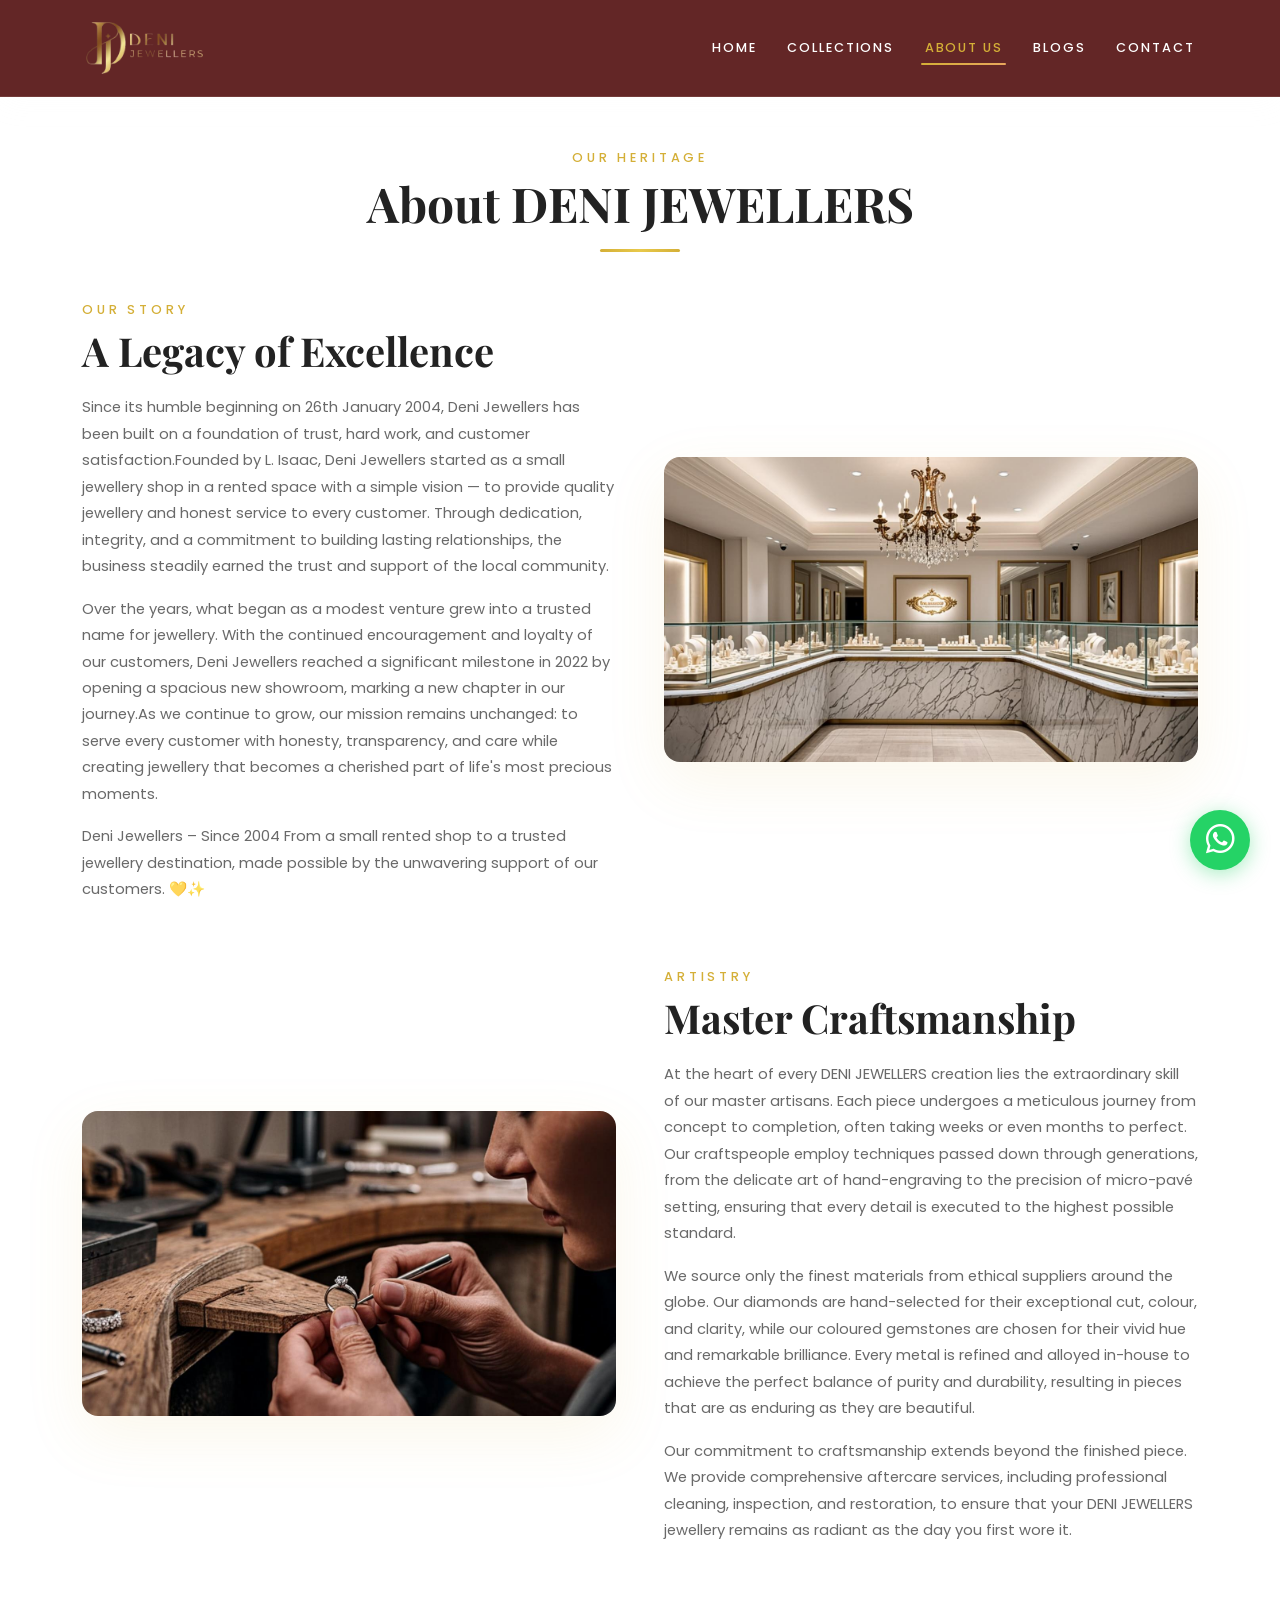
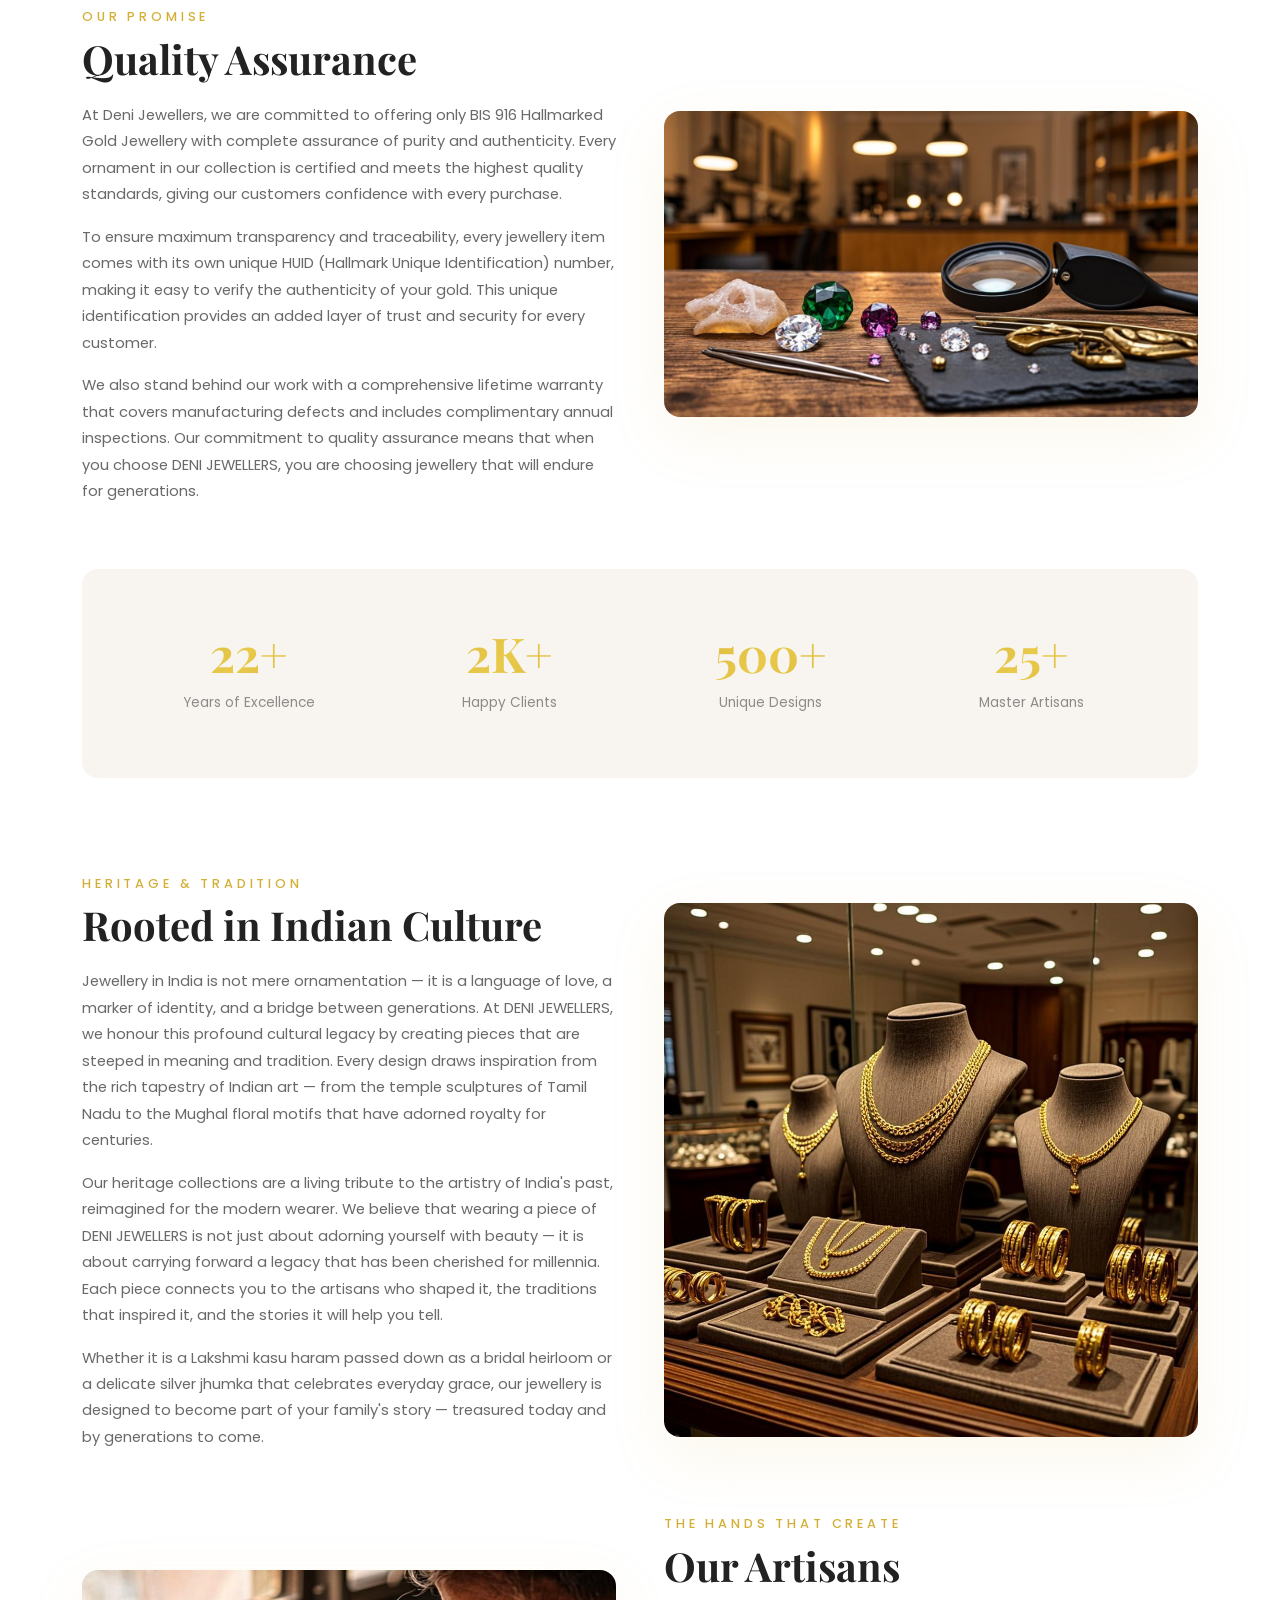
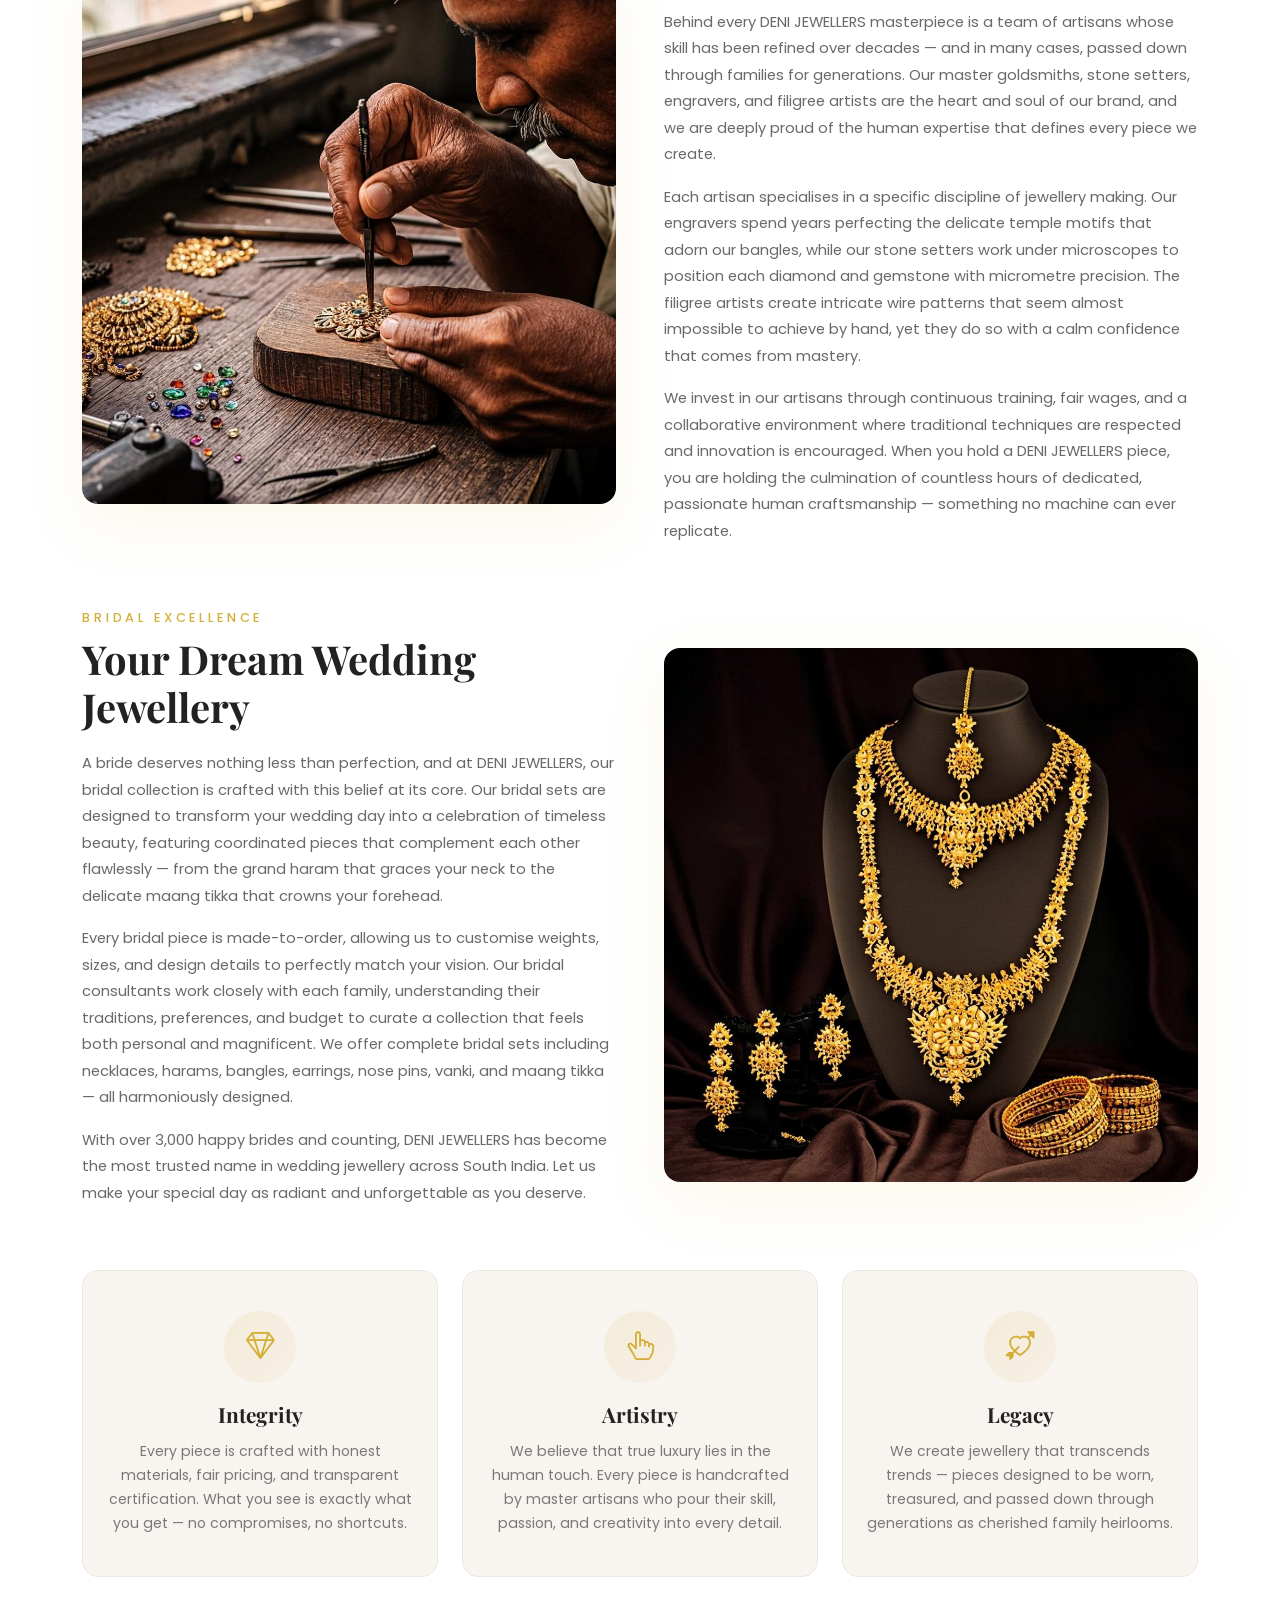
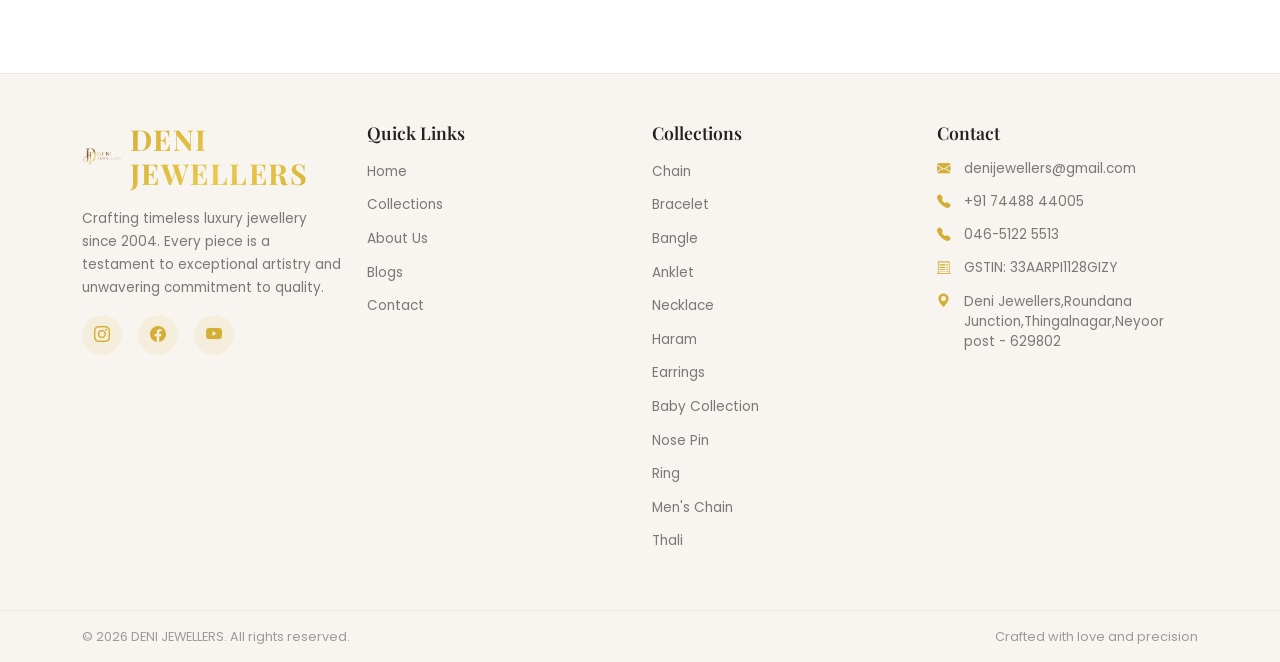
<file: about.html>
<!DOCTYPE html>
<html lang="en">
<head>
  <meta charset="UTF-8">
  <meta name="viewport" content="width=device-width, initial-scale=1.0">
  <title>About Deni Jewellers | Trusted Jewellery Craftsmanship</title>
  <meta name="description" content="Learn about our heritage, craftsmanship, and quality assurance since 2004.">
  <meta name="keywords" content="About Deni Jewellers, Trusted Jewellers, Jewellery Store, Gold Jewellery Shop, Hallmark Gold, Quality Jewellery, Jewellery Craftsmanship, Family Jewellery Business">
  <link href="https://cdn.jsdelivr.net/npm/bootstrap@5.3.3/dist/css/bootstrap.min.css" rel="stylesheet">
  <link href="https://cdn.jsdelivr.net/npm/bootstrap-icons@1.11.3/font/bootstrap-icons.min.css" rel="stylesheet">
  <link rel="preconnect" href="https://fonts.googleapis.com">
  <link rel="preconnect" href="https://fonts.gstatic.com" crossorigin>
  <link href="https://fonts.googleapis.com/css2?family=Playfair+Display:ital,wght@0,400;0,500;0,600;0,700;0,800;0,900;1,400;1,500;1,600;1,700&family=Poppins:wght@300;400;500;600;700&display=swap" rel="stylesheet">
  <link rel="stylesheet" href="css/styles.css">
  <link rel="icon" type="image/png" href="Favicon.png">
</head>
<body>

  <!-- Navbar -->
  <nav class="navbar navbar-expand-lg fixed-top scrolled" id="mainNav">
    <div class="container">
      <a class="navbar-brand" href="index.html"><img src="images/Deni logo.png" alt="DENI JEWELLERS" class="nav-logo"></a>
      <button class="navbar-toggler" type="button" data-bs-toggle="offcanvas" data-bs-target="#mobileMenu" aria-controls="mobileMenu" aria-label="Toggle navigation"><span class="navbar-toggler-icon"></span></button>
      <div class="collapse navbar-collapse justify-content-end" id="navbarNav">
        <ul class="navbar-nav gap-lg-4 align-items-center">
          <li class="nav-item"><a class="nav-link" href="index.html">Home</a></li>
          <li class="nav-item"><a class="nav-link" href="collections.html">Collections</a></li>
          <li class="nav-item"><a class="nav-link active" href="about.html">About Us</a></li>
          <li class="nav-item"><a class="nav-link" href="blogs.html">Blogs</a></li>
          <li class="nav-item"><a class="nav-link" href="contact.html">Contact</a></li>
        </ul>
      </div>
    </div>
  </nav>

  <!-- Mobile Offcanvas -->
  <div class="offcanvas offcanvas-end" tabindex="-1" id="mobileMenu">
    <div class="offcanvas-header"><img src="images/Deni logo.png" alt="DENI JEWELLERS" class="nav-logo"><button type="button" class="btn-close" data-bs-dismiss="offcanvas" aria-label="Close"></button></div>
    <div class="offcanvas-body">
      <ul class="nav flex-column gap-3">
        <li><a class="nav-link-mobile" href="index.html">Home</a></li>
        <li><a class="nav-link-mobile" href="collections.html">Collections</a></li>
        <li><a class="nav-link-mobile active" href="about.html">About Us</a></li>
        <li><a class="nav-link-mobile" href="blogs.html">Blogs</a></li>
        <li><a class="nav-link-mobile" href="contact.html">Contact</a></li>
      </ul>
    </div>
  </div>

  <!-- Page Content -->
  <div class="page-header-spacer"></div>
  <div class="container py-5">
    <!-- Header -->
    <div class="text-center mb-5">
      <p class="section-subtitle">Our Heritage</p>
      <h1 class="section-title">About DENI JEWELLERS</h1>
      <div class="gold-divider mt-3"></div>
    </div>

    <!-- Brand Story -->
    <div class="row align-items-center g-5 mb-5">
      <div class="col-lg-6 order-2 order-lg-1">
        <p class="section-subtitle text-start">Our Story</p>
        <h2 class="about-title">A Legacy of Excellence</h2>
        <p class="about-text">Since its humble beginning on 26th January 2004, Deni Jewellers has been built on a foundation of trust, hard work, and customer satisfaction.Founded by L. Isaac, Deni Jewellers started as a small jewellery shop in a rented space with a simple vision — to provide quality jewellery and honest service to every customer. Through dedication, integrity, and a commitment to building lasting relationships, the business steadily earned the trust and support of the local community.</p>
        <p class="about-text">Over the years, what began as a modest venture grew into a trusted name for jewellery. With the continued encouragement and loyalty of our customers, Deni Jewellers reached a significant milestone in 2022 by opening a spacious new showroom, marking a new chapter in our journey.As we continue to grow, our mission remains unchanged: to serve every customer with honesty, transparency, and care while creating jewellery that becomes a cherished part of life's most precious moments.</p>
        <p class="about-text">Deni Jewellers – Since 2004 From a small rented shop to a trusted jewellery destination, made possible by the unwavering support of our customers. 💛✨</p>
      </div>
      <div class="col-lg-6 order-1 order-lg-2">
        <div class="about-img-wrap rounded-4 overflow-hidden"><img src="images/about-store.png" alt="DENI JEWELLERS Boutique" class="w-100"></div>
      </div>
    </div>

    <!-- Craftsmanship -->
    <div class="row align-items-center g-5 mb-5">
      <div class="col-lg-6">
        <div class="about-img-wrap rounded-4 overflow-hidden"><img src="images/about-craftsmanship.png" alt="Master Craftsmanship" class="w-100"></div>
      </div>
      <div class="col-lg-6">
        <p class="section-subtitle text-start">Artistry</p>
        <h2 class="about-title">Master Craftsmanship</h2>
        <p class="about-text">At the heart of every DENI JEWELLERS creation lies the extraordinary skill of our master artisans. Each piece undergoes a meticulous journey from concept to completion, often taking weeks or even months to perfect. Our craftspeople employ techniques passed down through generations, from the delicate art of hand-engraving to the precision of micro-pavé setting, ensuring that every detail is executed to the highest possible standard.</p>
        <p class="about-text">We source only the finest materials from ethical suppliers around the globe. Our diamonds are hand-selected for their exceptional cut, colour, and clarity, while our coloured gemstones are chosen for their vivid hue and remarkable brilliance. Every metal is refined and alloyed in-house to achieve the perfect balance of purity and durability, resulting in pieces that are as enduring as they are beautiful.</p>
        <p class="about-text">Our commitment to craftsmanship extends beyond the finished piece. We provide comprehensive aftercare services, including professional cleaning, inspection, and restoration, to ensure that your DENI JEWELLERS jewellery remains as radiant as the day you first wore it.</p>
      </div>
    </div>

    <!-- Quality Assurance -->
    <div class="row align-items-center g-5 mb-5">
      <div class="col-lg-6 order-2 order-lg-1">
        <p class="section-subtitle text-start">Our Promise</p>
        <h2 class="about-title">Quality Assurance</h2>
        <p class="about-text">At Deni Jewellers, we are committed to offering only BIS 916 Hallmarked Gold Jewellery with complete assurance of purity and authenticity. Every ornament in our collection is certified and meets the highest quality standards, giving our customers confidence with every purchase.</p>
        <p class="about-text">To ensure maximum transparency and traceability, every jewellery item comes with its own unique HUID (Hallmark Unique Identification) number, making it easy to verify the authenticity of your gold. This unique identification provides an added layer of trust and security for every customer.</p>
        <p class="about-text">We also stand behind our work with a comprehensive lifetime warranty that covers manufacturing defects and includes complimentary annual inspections. Our commitment to quality assurance means that when you choose DENI JEWELLERS, you are choosing jewellery that will endure for generations.</p>
      </div>
      <div class="col-lg-6 order-1 order-lg-2">
        <div class="about-img-wrap rounded-4 overflow-hidden"><img src="images/about-quality.png" alt="Quality Assurance" class="w-100"></div>
      </div>
    </div>

    <!-- Stats -->
    <div class="stats-section rounded-4 p-4 p-md-5">
      <div class="row text-center g-4">
        <div class="col-6 col-lg-3"><p class="stat-number gold-text">22+</p><p class="stat-label">Years of Excellence</p></div>
        <div class="col-6 col-lg-3"><p class="stat-number gold-text">2K+</p><p class="stat-label">Happy Clients</p></div>
        <div class="col-6 col-lg-3"><p class="stat-number gold-text">500+</p><p class="stat-label">Unique Designs</p></div>
        <div class="col-6 col-lg-3"><p class="stat-number gold-text">25+</p><p class="stat-label">Master Artisans</p></div>
      </div>
    </div>

    <!-- Heritage & Tradition -->
    <div class="row align-items-center g-5 mb-5 mt-5">
      <div class="col-lg-6 order-2 order-lg-1">
        <p class="section-subtitle text-start">Heritage & Tradition</p>
        <h2 class="about-title">Rooted in Indian Culture</h2>
        <p class="about-text">Jewellery in India is not mere ornamentation — it is a language of love, a marker of identity, and a bridge between generations. At DENI JEWELLERS, we honour this profound cultural legacy by creating pieces that are steeped in meaning and tradition. Every design draws inspiration from the rich tapestry of Indian art — from the temple sculptures of Tamil Nadu to the Mughal floral motifs that have adorned royalty for centuries.</p>
        <p class="about-text">Our heritage collections are a living tribute to the artistry of India's past, reimagined for the modern wearer. We believe that wearing a piece of DENI JEWELLERS is not just about adorning yourself with beauty — it is about carrying forward a legacy that has been cherished for millennia. Each piece connects you to the artisans who shaped it, the traditions that inspired it, and the stories it will help you tell.</p>
        <p class="about-text">Whether it is a Lakshmi kasu haram passed down as a bridal heirloom or a delicate silver jhumka that celebrates everyday grace, our jewellery is designed to become part of your family's story — treasured today and by generations to come.</p>
      </div>
      <div class="col-lg-6 order-1 order-lg-2">
        <div class="about-img-wrap rounded-4 overflow-hidden"><img src="images/about-heritage.png" alt="Heritage & Tradition" class="w-100"></div>
      </div>
    </div>

    <!-- The Artisans Behind the Craft -->
    <div class="row align-items-center g-5 mb-5">
      <div class="col-lg-6">
        <div class="about-img-wrap rounded-4 overflow-hidden"><img src="images/about-artisans.png" alt="The Artisans Behind the Craft" class="w-100"></div>
      </div>
      <div class="col-lg-6">
        <p class="section-subtitle text-start">The Hands That Create</p>
        <h2 class="about-title">Our Artisans</h2>
        <p class="about-text">Behind every DENI JEWELLERS masterpiece is a team of artisans whose skill has been refined over decades — and in many cases, passed down through families for generations. Our master goldsmiths, stone setters, engravers, and filigree artists are the heart and soul of our brand, and we are deeply proud of the human expertise that defines every piece we create.</p>
        <p class="about-text">Each artisan specialises in a specific discipline of jewellery making. Our engravers spend years perfecting the delicate temple motifs that adorn our bangles, while our stone setters work under microscopes to position each diamond and gemstone with micrometre precision. The filigree artists create intricate wire patterns that seem almost impossible to achieve by hand, yet they do so with a calm confidence that comes from mastery.</p>
        <p class="about-text">We invest in our artisans through continuous training, fair wages, and a collaborative environment where traditional techniques are respected and innovation is encouraged. When you hold a DENI JEWELLERS piece, you are holding the culmination of countless hours of dedicated, passionate human craftsmanship — something no machine can ever replicate.</p>
      </div>
    </div>

    <!-- Bridal Collection -->
    <div class="row align-items-center g-5 mb-5">
      <div class="col-lg-6 order-2 order-lg-1">
        <p class="section-subtitle text-start">Bridal Excellence</p>
        <h2 class="about-title">Your Dream Wedding Jewellery</h2>
        <p class="about-text">A bride deserves nothing less than perfection, and at DENI JEWELLERS, our bridal collection is crafted with this belief at its core. Our bridal sets are designed to transform your wedding day into a celebration of timeless beauty, featuring coordinated pieces that complement each other flawlessly — from the grand haram that graces your neck to the delicate maang tikka that crowns your forehead.</p>
        <p class="about-text">Every bridal piece is made-to-order, allowing us to customise weights, sizes, and design details to perfectly match your vision. Our bridal consultants work closely with each family, understanding their traditions, preferences, and budget to curate a collection that feels both personal and magnificent. We offer complete bridal sets including necklaces, harams, bangles, earrings, nose pins, vanki, and maang tikka — all harmoniously designed.</p>
        <p class="about-text">With over 3,000 happy brides and counting, DENI JEWELLERS has become the most trusted name in wedding jewellery across South India. Let us make your special day as radiant and unforgettable as you deserve.</p>
      </div>
      <div class="col-lg-6 order-1 order-lg-2">
        <div class="about-img-wrap rounded-4 overflow-hidden"><img src="images/about-bridal.png" alt="Bridal Collection" class="w-100"></div>
      </div>
    </div>

    <!-- Our Values -->
    <div class="row g-4 mb-5">
      <div class="col-md-4 reveal" style="transition-delay: 0.1s;">
        <div class="value-card text-center">
          <div class="value-icon"><i class="bi bi-gem"></i></div>
          <h3>Integrity</h3>
          <p>Every piece is crafted with honest materials, fair pricing, and transparent certification. What you see is exactly what you get — no compromises, no shortcuts.</p>
        </div>
      </div>
      <div class="col-md-4 reveal" style="transition-delay: 0.2s;">
        <div class="value-card text-center">
          <div class="value-icon"><i class="bi bi-hand-index-thumb"></i></div>
          <h3>Artistry</h3>
          <p>We believe that true luxury lies in the human touch. Every piece is handcrafted by master artisans who pour their skill, passion, and creativity into every detail.</p>
        </div>
      </div>
      <div class="col-md-4 reveal" style="transition-delay: 0.3s;">
        <div class="value-card text-center">
          <div class="value-icon"><i class="bi bi-arrow-through-heart"></i></div>
          <h3>Legacy</h3>
          <p>We create jewellery that transcends trends — pieces designed to be worn, treasured, and passed down through generations as cherished family heirlooms.</p>
        </div>
      </div>
    </div>
  </div>

  <!-- Footer -->
  <footer class="site-footer">
    <div class="container py-5">
      <div class="row g-4">
        <div class="col-lg-3 mb-3 mb-lg-0">
          <div class="d-flex align-items-center gap-2 mb-3"><img src="images\Deni logo.png" alt="DENI JEWELLERS" class="footer-logo"><h3 class="brand-text mb-0">DENI JEWELLERS</h3></div>
          <p class="footer-text">Crafting timeless luxury jewellery since 2004. Every piece is a testament to exceptional artistry and unwavering commitment to quality.</p>
          <div class="d-flex gap-3 mt-3">
            <a href="https://www.instagram.com/deni_jewellers_mondaymarket?igsh=MWc0eXhvbDVtbXg4Ng==" class="social-icon" aria-label="Instagram"><i class="bi bi-instagram"></i></a>
            <a href="https://www.facebook.com/share/1BH4JmfHtx/" class="social-icon" aria-label="Facebook"><i class="bi bi-facebook"></i></a>
            <a href="https://youtube.com/@denijewellers?si=dCPI0h2RZP6Idxyl" class="social-icon" aria-label="Youtube"><i class="bi bi-youtube"></i></a>
          </div>
        </div>
        <div class="col-6 col-lg-3">
          <h4 class="footer-heading">Quick Links</h4>
          <ul class="footer-links">
            <li><a href="index.html">Home</a></li>
            <li><a href="collections.html">Collections</a></li>
            <li><a href="about.html">About Us</a></li>
            <li><a href="blogs.html">Blogs</a></li>
            <li><a href="contact.html">Contact</a></li>
          </ul>
        </div>
        <div class="col-6 col-lg-3">
          <h4 class="footer-heading">Collections</h4>
          <ul class="footer-links">
            <li><a href="collections.html">Chain</a></li>
            <li><a href="collections.html">Bracelet</a></li>
            <li><a href="collections.html">Bangle</a></li>
            <li><a href="collections.html">Anklet</a></li>
            <li><a href="collections.html">Necklace</a></li>
            <li><a href="collections.html">Haram</a></li>
            <li><a href="collections.html">Earrings</a></li>
            <li><a href="collections.html">Baby Collection</a></li>
            <li><a href="collections.html">Nose Pin</a></li>
            <li><a href="collections.html">Ring</a></li>
            <li><a href="collections.html">Men's Chain</a></li>
            <li><a href="collections.html">Thali</a></li>
          </ul>
        </div>
        <div class="col-lg-3">
          <h4 class="footer-heading">Contact</h4>
          <ul class="footer-contact">
            <li><i class="bi bi-envelope-fill me-2 text-gold"></i>denijewellers@gmail.com</li>
            <li><i class="bi bi-telephone-fill me-2 text-gold"></i>+91 74488 44005</li>
            <li><i class="bi bi-telephone-fill me-2 text-gold"></i>046-5122 5513</li>
            <li><i class="bi bi-receipt-cutoff me-2 text-gold"></i>GSTIN: 33AARPI1128GIZY</li>
            <li><i class="bi bi-geo-alt-fill me-2 text-gold"></i>Deni Jewellers,Roundana Junction,Thingalnagar,Neyoor post - 629802</li>
          </ul>
        </div>
      </div>
    </div>
    <div class="footer-bottom">
      <div class="container">
        <div class="row align-items-center py-3">
          <div class="col-sm-6 text-center text-sm-start"><p class="mb-0">&copy; 2026 DENI JEWELLERS. All rights reserved.</p></div>
          <div class="col-sm-6 text-center text-sm-end"><p class="mb-0">Crafted with love and precision</p></div>
        </div>
      </div>
    </div>
  </footer>

  <!-- Floating WhatsApp -->
  <a href="https://wa.me/917448844005" target="_blank" rel="noopener noreferrer" class="floating-whatsapp" aria-label="Chat on WhatsApp">
    <i class="bi bi-whatsapp"></i>
    <span class="whatsapp-tooltip">Chat with us!</span>
  </a>

  <script src="https://cdn.jsdelivr.net/npm/bootstrap@5.3.3/dist/js/bootstrap.bundle.min.js"></script>
  <script src="js/script.js"></script>
</body>
</html>
</file>
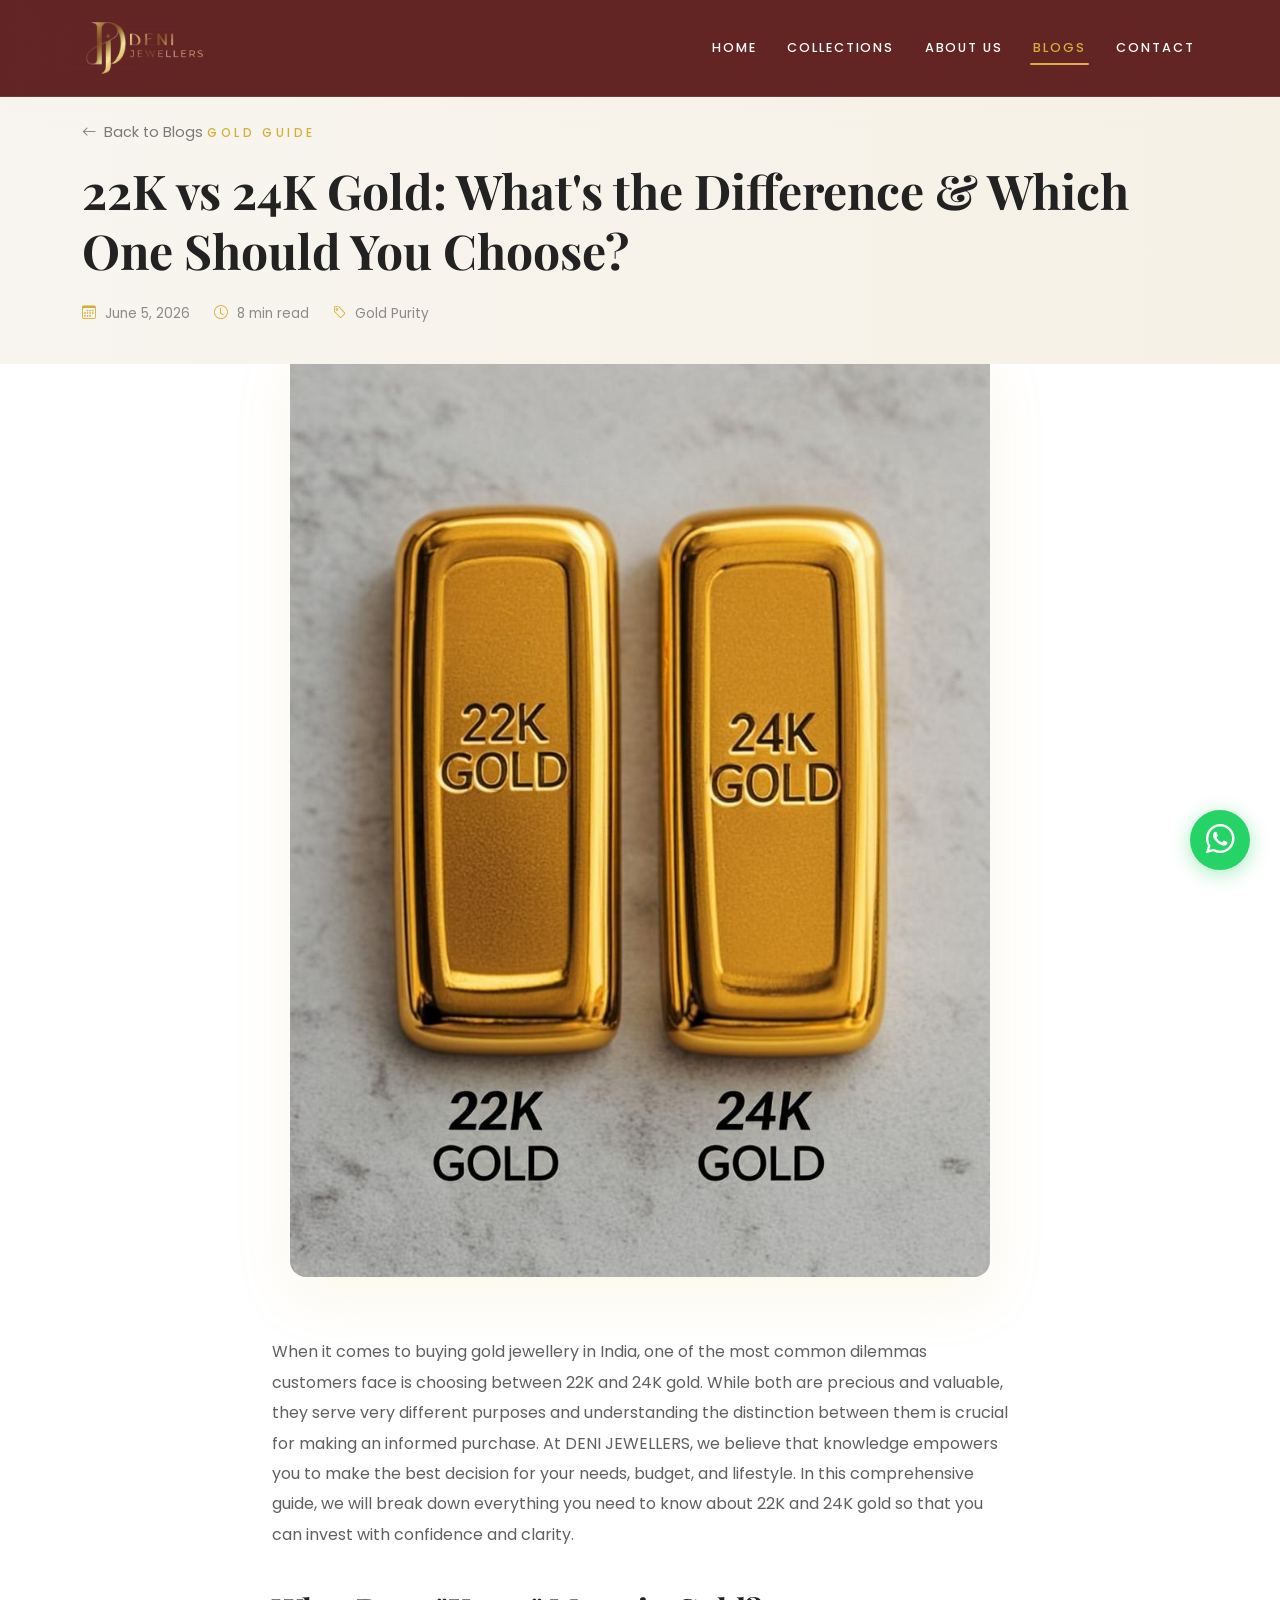
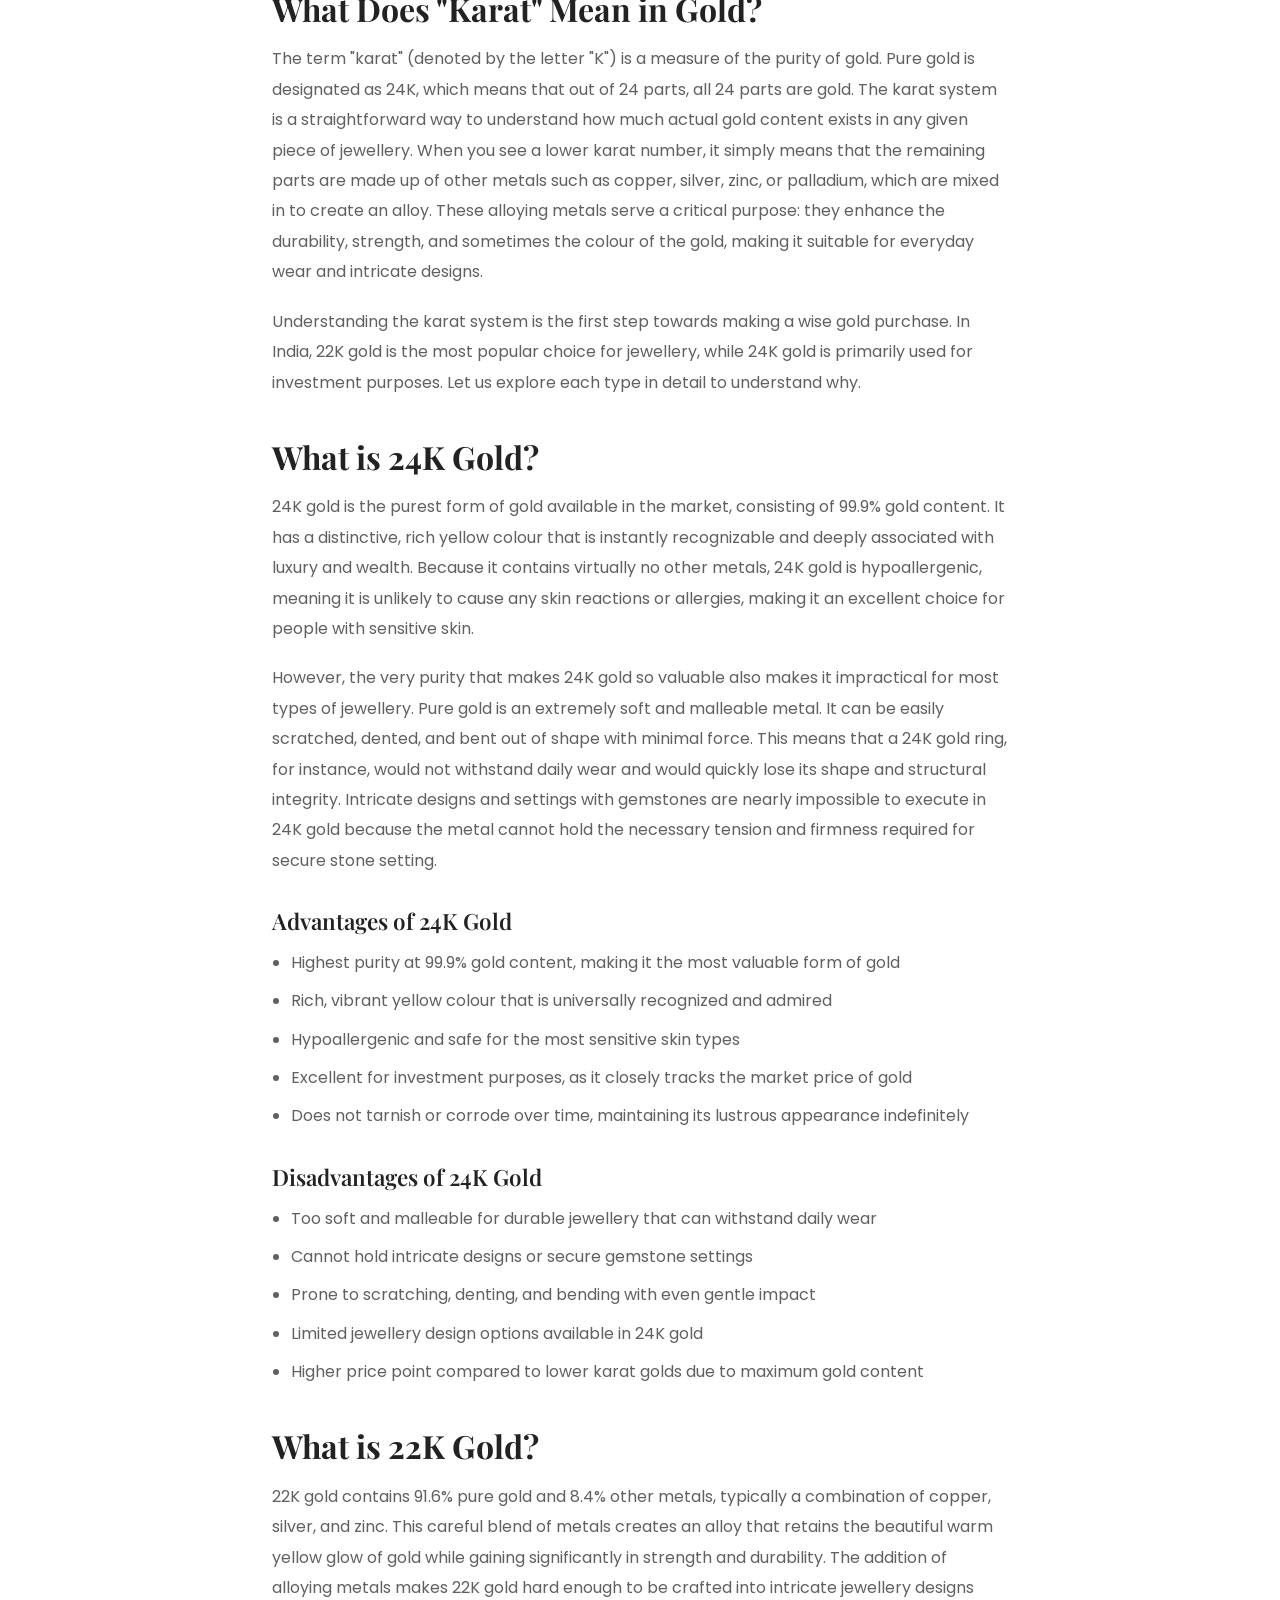
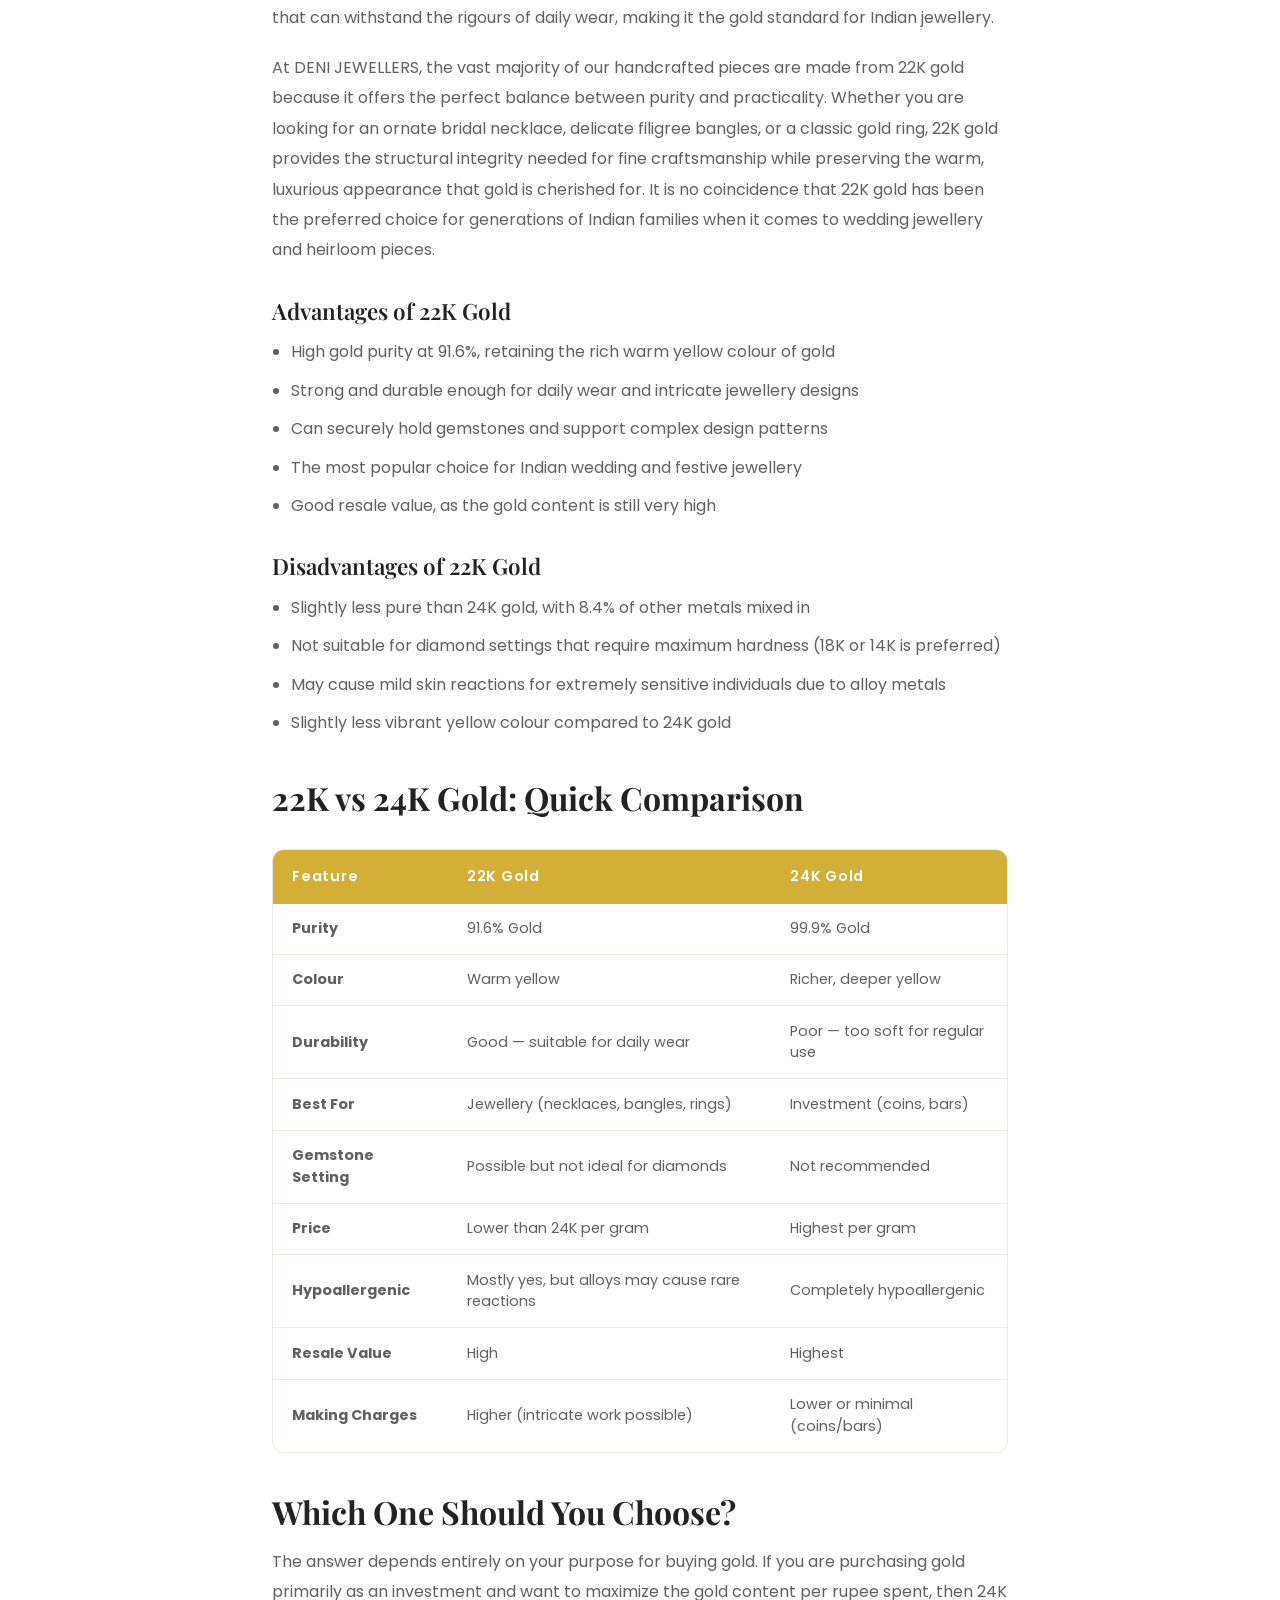
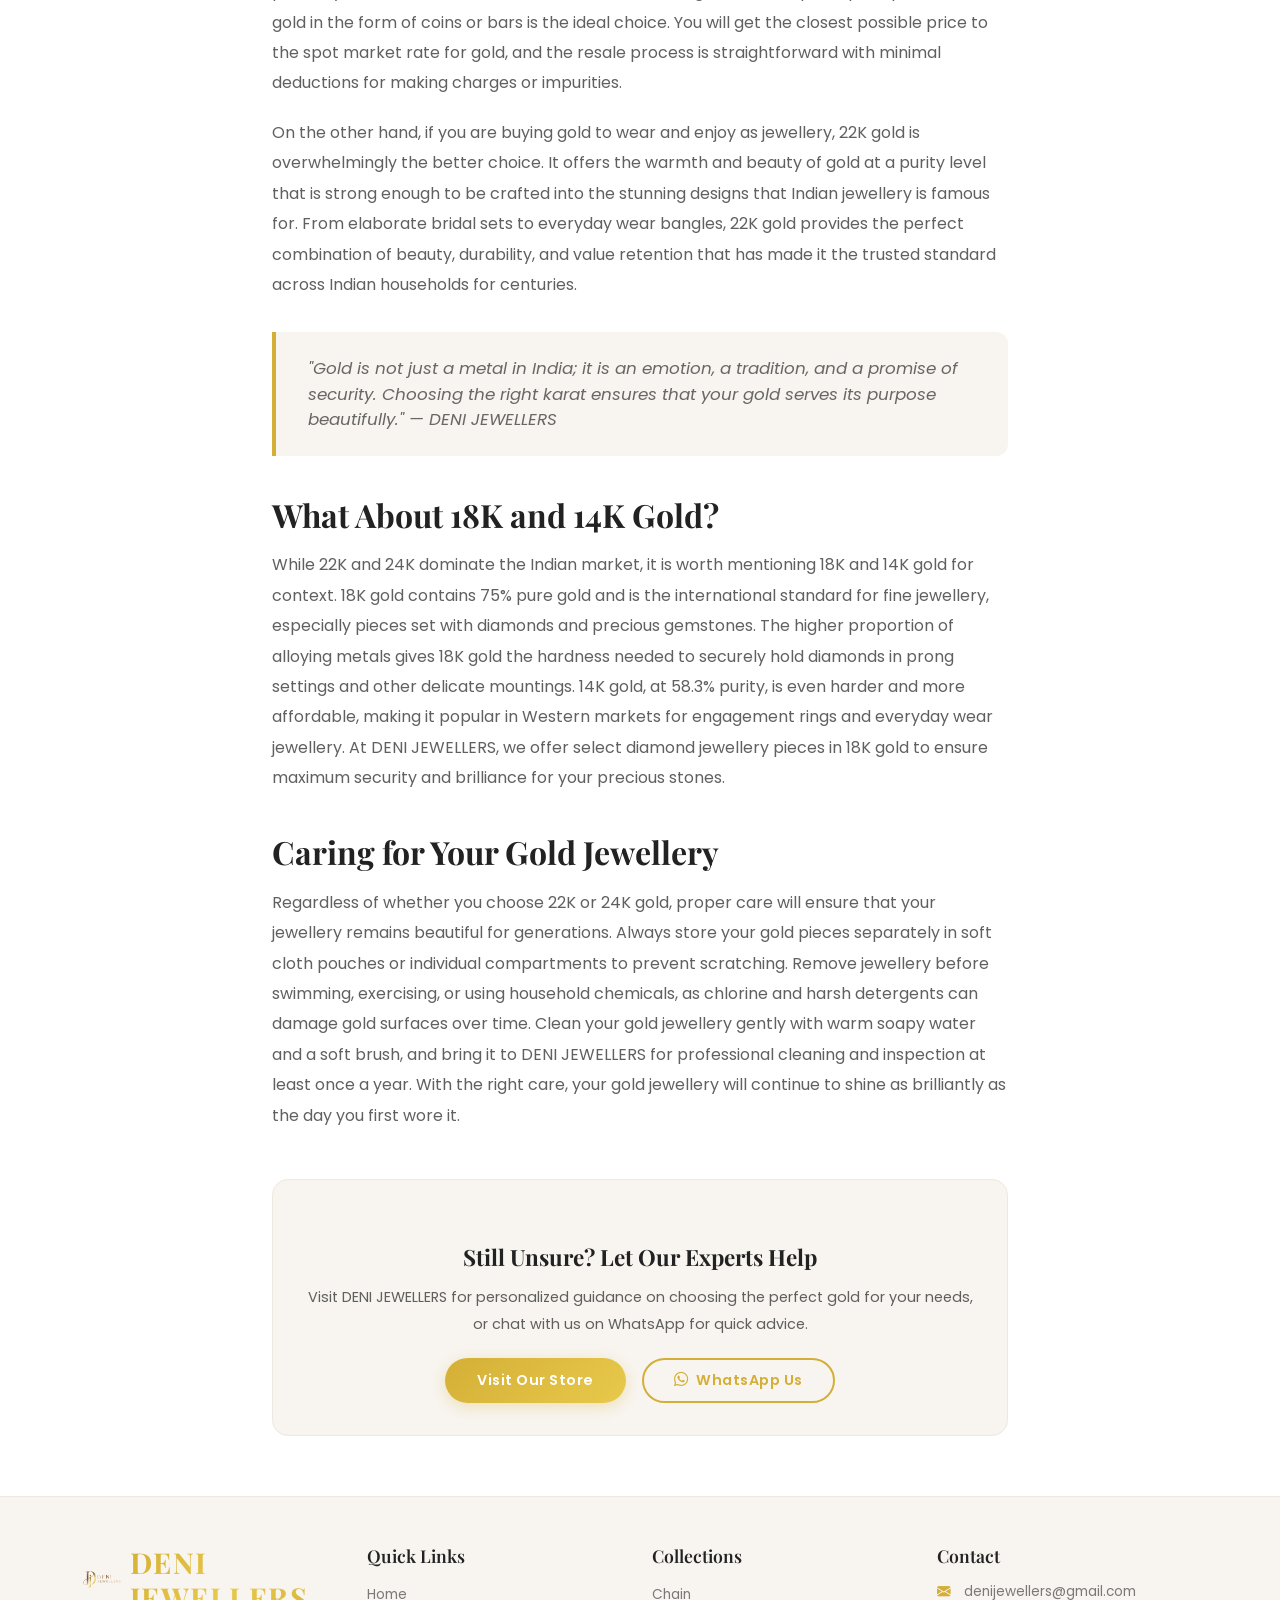
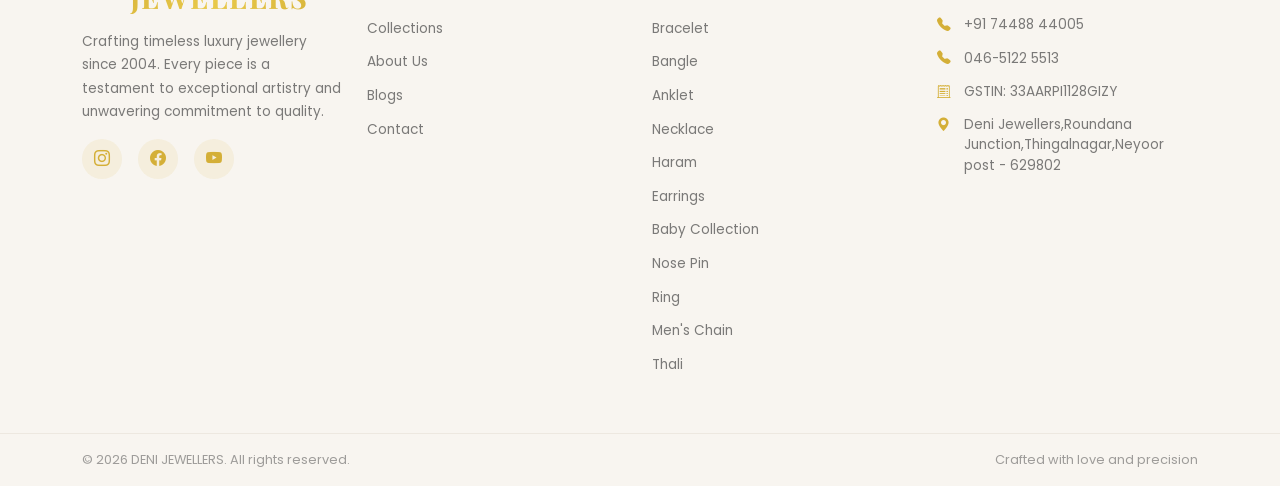
<file: blog-22k-vs-24k-gold.html>
<!DOCTYPE html>
<html lang="en">
<head>
  <meta charset="UTF-8">
  <meta name="viewport" content="width=device-width, initial-scale=1.0">
  <title>22K vs 24K Gold | Which Gold is Best for Jewellery?</title>
  <meta name="description" content="Understand the key differences between 22K and 24K gold including purity, durability, colour, and which one is best for your jewellery needs.">
  <meta name="keywords" content="22K Gold vs 24K Gold, Gold Purity Guide, Gold Karat Comparison, Gold Buying Tips, Hallmark Gold, Gold Jewellery Guide">
  <link href="https://cdn.jsdelivr.net/npm/bootstrap@5.3.3/dist/css/bootstrap.min.css" rel="stylesheet">
  <link href="https://cdn.jsdelivr.net/npm/bootstrap-icons@1.11.3/font/bootstrap-icons.min.css" rel="stylesheet">
  <link rel="preconnect" href="https://fonts.googleapis.com">
  <link rel="preconnect" href="https://fonts.gstatic.com" crossorigin>
  <link href="https://fonts.googleapis.com/css2?family=Playfair+Display:ital,wght@0,400;0,500;0,600;0,700;0,800;0,900;1,400;1,500;1,600;1,700&family=Poppins:wght@300;400;500;600;700&display=swap" rel="stylesheet">
  <link rel="stylesheet" href="css/styles.css">
  <link rel="icon" type="image/png" href="Favicon.png">
</head>
<body>

  <!-- Navbar -->
  <nav class="navbar navbar-expand-lg fixed-top scrolled" id="mainNav">
    <div class="container">
      <a class="navbar-brand" href="index.html"><img src="images/Deni logo.png" alt="DENI JEWELLERS" class="nav-logo"></a>
      <button class="navbar-toggler" type="button" data-bs-toggle="offcanvas" data-bs-target="#mobileMenu" aria-controls="mobileMenu" aria-label="Toggle navigation"><span class="navbar-toggler-icon"></span></button>
      <div class="collapse navbar-collapse justify-content-end" id="navbarNav">
        <ul class="navbar-nav gap-lg-4 align-items-center">
          <li class="nav-item"><a class="nav-link" href="index.html">Home</a></li>
          <li class="nav-item"><a class="nav-link" href="collections.html">Collections</a></li>
          <li class="nav-item"><a class="nav-link" href="about.html">About Us</a></li>
          <li class="nav-item"><a class="nav-link active" href="blogs.html">Blogs</a></li>
          <li class="nav-item"><a class="nav-link" href="contact.html">Contact</a></li>
        </ul>
      </div>
    </div>
  </nav>

  <!-- Mobile Offcanvas -->
  <div class="offcanvas offcanvas-end" tabindex="-1" id="mobileMenu">
    <div class="offcanvas-header"><img src="images/Deni logo.png" alt="DENI JEWELLERS" class="nav-logo"><button type="button" class="btn-close" data-bs-dismiss="offcanvas" aria-label="Close"></button></div>
    <div class="offcanvas-body">
      <ul class="nav flex-column gap-3">
        <li><a class="nav-link-mobile" href="index.html">Home</a></li>
        <li><a class="nav-link-mobile" href="collections.html">Collections</a></li>
        <li><a class="nav-link-mobile" href="about.html">About Us</a></li>
        <li><a class="nav-link-mobile active" href="blogs.html">Blogs</a></li>
        <li><a class="nav-link-mobile" href="contact.html">Contact</a></li>
      </ul>
    </div>
  </div>

  <!-- Blog Article Header -->
  <section class="blog-article-header">
    <div class="container position-relative" style="z-index:1;">
      <a href="blogs.html" class="btn-back mb-3 d-inline-block"><i class="bi bi-arrow-left me-2"></i>Back to Blogs</a>
      <p class="blog-article-tag">Gold Guide</p>
      <h1 class="blog-article-title">22K vs 24K Gold: What's the Difference & Which One Should You Choose?</h1>
      <div class="blog-article-meta">
        <span><i class="bi bi-calendar3"></i> June 5, 2026</span>
        <span><i class="bi bi-clock"></i> 8 min read</span>
        <span><i class="bi bi-tag"></i> Gold Purity</span>
      </div>
    </div>
  </section>

  <!-- Featured Image -->
  <div class="container">
    <div class="blog-article-featured-img" style="margin-top: -20px; max-width: 700px; margin-left: auto; margin-right: auto;">
      <img src="images/blog-22k-24k-gold.png" alt="22K vs 24K Gold Comparison">
    </div>
  </div>

  <!-- Blog Article Content -->
  <div class="container">
    <div class="row justify-content-center">
      <div class="col-lg-8">
        <article class="blog-article-content">

          <p>When it comes to buying gold jewellery in India, one of the most common dilemmas customers face is choosing between 22K and 24K gold. While both are precious and valuable, they serve very different purposes and understanding the distinction between them is crucial for making an informed purchase. At DENI JEWELLERS, we believe that knowledge empowers you to make the best decision for your needs, budget, and lifestyle. In this comprehensive guide, we will break down everything you need to know about 22K and 24K gold so that you can invest with confidence and clarity.</p>

          <h2>What Does "Karat" Mean in Gold?</h2>
          <p>The term "karat" (denoted by the letter "K") is a measure of the purity of gold. Pure gold is designated as 24K, which means that out of 24 parts, all 24 parts are gold. The karat system is a straightforward way to understand how much actual gold content exists in any given piece of jewellery. When you see a lower karat number, it simply means that the remaining parts are made up of other metals such as copper, silver, zinc, or palladium, which are mixed in to create an alloy. These alloying metals serve a critical purpose: they enhance the durability, strength, and sometimes the colour of the gold, making it suitable for everyday wear and intricate designs.</p>
          <p>Understanding the karat system is the first step towards making a wise gold purchase. In India, 22K gold is the most popular choice for jewellery, while 24K gold is primarily used for investment purposes. Let us explore each type in detail to understand why.</p>

          <h2>What is 24K Gold?</h2>
          <p>24K gold is the purest form of gold available in the market, consisting of 99.9% gold content. It has a distinctive, rich yellow colour that is instantly recognizable and deeply associated with luxury and wealth. Because it contains virtually no other metals, 24K gold is hypoallergenic, meaning it is unlikely to cause any skin reactions or allergies, making it an excellent choice for people with sensitive skin.</p>
          <p>However, the very purity that makes 24K gold so valuable also makes it impractical for most types of jewellery. Pure gold is an extremely soft and malleable metal. It can be easily scratched, dented, and bent out of shape with minimal force. This means that a 24K gold ring, for instance, would not withstand daily wear and would quickly lose its shape and structural integrity. Intricate designs and settings with gemstones are nearly impossible to execute in 24K gold because the metal cannot hold the necessary tension and firmness required for secure stone setting.</p>

          <h3>Advantages of 24K Gold</h3>
          <ul>
            <li>Highest purity at 99.9% gold content, making it the most valuable form of gold</li>
            <li>Rich, vibrant yellow colour that is universally recognized and admired</li>
            <li>Hypoallergenic and safe for the most sensitive skin types</li>
            <li>Excellent for investment purposes, as it closely tracks the market price of gold</li>
            <li>Does not tarnish or corrode over time, maintaining its lustrous appearance indefinitely</li>
          </ul>

          <h3>Disadvantages of 24K Gold</h3>
          <ul>
            <li>Too soft and malleable for durable jewellery that can withstand daily wear</li>
            <li>Cannot hold intricate designs or secure gemstone settings</li>
            <li>Prone to scratching, denting, and bending with even gentle impact</li>
            <li>Limited jewellery design options available in 24K gold</li>
            <li>Higher price point compared to lower karat golds due to maximum gold content</li>
          </ul>

          <h2>What is 22K Gold?</h2>
          <p>22K gold contains 91.6% pure gold and 8.4% other metals, typically a combination of copper, silver, and zinc. This careful blend of metals creates an alloy that retains the beautiful warm yellow glow of gold while gaining significantly in strength and durability. The addition of alloying metals makes 22K gold hard enough to be crafted into intricate jewellery designs that can withstand the rigours of daily wear, making it the gold standard for Indian jewellery.</p>
          <p>At DENI JEWELLERS, the vast majority of our handcrafted pieces are made from 22K gold because it offers the perfect balance between purity and practicality. Whether you are looking for an ornate bridal necklace, delicate filigree bangles, or a classic gold ring, 22K gold provides the structural integrity needed for fine craftsmanship while preserving the warm, luxurious appearance that gold is cherished for. It is no coincidence that 22K gold has been the preferred choice for generations of Indian families when it comes to wedding jewellery and heirloom pieces.</p>

          <h3>Advantages of 22K Gold</h3>
          <ul>
            <li>High gold purity at 91.6%, retaining the rich warm yellow colour of gold</li>
            <li>Strong and durable enough for daily wear and intricate jewellery designs</li>
            <li>Can securely hold gemstones and support complex design patterns</li>
            <li>The most popular choice for Indian wedding and festive jewellery</li>
            <li>Good resale value, as the gold content is still very high</li>
          </ul>

          <h3>Disadvantages of 22K Gold</h3>
          <ul>
            <li>Slightly less pure than 24K gold, with 8.4% of other metals mixed in</li>
            <li>Not suitable for diamond settings that require maximum hardness (18K or 14K is preferred)</li>
            <li>May cause mild skin reactions for extremely sensitive individuals due to alloy metals</li>
            <li>Slightly less vibrant yellow colour compared to 24K gold</li>
          </ul>

          <h2>22K vs 24K Gold: Quick Comparison</h2>

          <table class="comparison-table">
            <thead>
              <tr>
                <th>Feature</th>
                <th>22K Gold</th>
                <th>24K Gold</th>
              </tr>
            </thead>
            <tbody>
              <tr>
                <td><strong>Purity</strong></td>
                <td>91.6% Gold</td>
                <td>99.9% Gold</td>
              </tr>
              <tr>
                <td><strong>Colour</strong></td>
                <td>Warm yellow</td>
                <td>Richer, deeper yellow</td>
              </tr>
              <tr>
                <td><strong>Durability</strong></td>
                <td>Good — suitable for daily wear</td>
                <td>Poor — too soft for regular use</td>
              </tr>
              <tr>
                <td><strong>Best For</strong></td>
                <td>Jewellery (necklaces, bangles, rings)</td>
                <td>Investment (coins, bars)</td>
              </tr>
              <tr>
                <td><strong>Gemstone Setting</strong></td>
                <td>Possible but not ideal for diamonds</td>
                <td>Not recommended</td>
              </tr>
              <tr>
                <td><strong>Price</strong></td>
                <td>Lower than 24K per gram</td>
                <td>Highest per gram</td>
              </tr>
              <tr>
                <td><strong>Hypoallergenic</strong></td>
                <td>Mostly yes, but alloys may cause rare reactions</td>
                <td>Completely hypoallergenic</td>
              </tr>
              <tr>
                <td><strong>Resale Value</strong></td>
                <td>High</td>
                <td>Highest</td>
              </tr>
              <tr>
                <td><strong>Making Charges</strong></td>
                <td>Higher (intricate work possible)</td>
                <td>Lower or minimal (coins/bars)</td>
              </tr>
            </tbody>
          </table>

          <h2>Which One Should You Choose?</h2>
          <p>The answer depends entirely on your purpose for buying gold. If you are purchasing gold primarily as an investment and want to maximize the gold content per rupee spent, then 24K gold in the form of coins or bars is the ideal choice. You will get the closest possible price to the spot market rate for gold, and the resale process is straightforward with minimal deductions for making charges or impurities.</p>
          <p>On the other hand, if you are buying gold to wear and enjoy as jewellery, 22K gold is overwhelmingly the better choice. It offers the warmth and beauty of gold at a purity level that is strong enough to be crafted into the stunning designs that Indian jewellery is famous for. From elaborate bridal sets to everyday wear bangles, 22K gold provides the perfect combination of beauty, durability, and value retention that has made it the trusted standard across Indian households for centuries.</p>

          <blockquote>"Gold is not just a metal in India; it is an emotion, a tradition, and a promise of security. Choosing the right karat ensures that your gold serves its purpose beautifully." — DENI JEWELLERS</blockquote>

          <h2>What About 18K and 14K Gold?</h2>
          <p>While 22K and 24K dominate the Indian market, it is worth mentioning 18K and 14K gold for context. 18K gold contains 75% pure gold and is the international standard for fine jewellery, especially pieces set with diamonds and precious gemstones. The higher proportion of alloying metals gives 18K gold the hardness needed to securely hold diamonds in prong settings and other delicate mountings. 14K gold, at 58.3% purity, is even harder and more affordable, making it popular in Western markets for engagement rings and everyday wear jewellery. At DENI JEWELLERS, we offer select diamond jewellery pieces in 18K gold to ensure maximum security and brilliance for your precious stones.</p>

          <h2>Caring for Your Gold Jewellery</h2>
          <p>Regardless of whether you choose 22K or 24K gold, proper care will ensure that your jewellery remains beautiful for generations. Always store your gold pieces separately in soft cloth pouches or individual compartments to prevent scratching. Remove jewellery before swimming, exercising, or using household chemicals, as chlorine and harsh detergents can damage gold surfaces over time. Clean your gold jewellery gently with warm soapy water and a soft brush, and bring it to DENI JEWELLERS for professional cleaning and inspection at least once a year. With the right care, your gold jewellery will continue to shine as brilliantly as the day you first wore it.</p>

          <!-- CTA Box -->
          <div class="blog-cta-box">
            <h3>Still Unsure? Let Our Experts Help</h3>
            <p>Visit DENI JEWELLERS for personalized guidance on choosing the perfect gold for your needs, or chat with us on WhatsApp for quick advice.</p>
            <div class="d-flex flex-wrap justify-content-center gap-3">
              <a href="contact.html" class="btn btn-luxury">Visit Our Store</a>
              <a href="https://wa.me/917448844005" target="_blank" rel="noopener noreferrer" class="btn btn-luxury-outline"><i class="bi bi-whatsapp me-2"></i>WhatsApp Us</a>
            </div>
          </div>

        </article>
      </div>
    </div>
  </div>

  <!-- Footer -->
  <footer class="site-footer">
    <div class="container py-5">
      <div class="row g-4">
        <div class="col-lg-3 mb-3 mb-lg-0">
          <div class="d-flex align-items-center gap-2 mb-3"><img src="images\Deni logo.png" alt="DENI JEWELLERS" class="footer-logo"><h3 class="brand-text mb-0">DENI JEWELLERS</h3></div>
          <p class="footer-text">Crafting timeless luxury jewellery since 2004. Every piece is a testament to exceptional artistry and unwavering commitment to quality.</p>
          <div class="d-flex gap-3 mt-3">
            <a href="https://www.instagram.com/deni_jewellers_mondaymarket?igsh=MWc0eXhvbDVtbXg4Ng==" class="social-icon" aria-label="Instagram"><i class="bi bi-instagram"></i></a>
            <a href="https://www.facebook.com/share/1BH4JmfHtx/" class="social-icon" aria-label="Facebook"><i class="bi bi-facebook"></i></a>
            <a href="https://youtube.com/@denijewellers?si=dCPI0h2RZP6Idxyl" class="social-icon" aria-label="Youtube"><i class="bi bi-youtube"></i></a>
          </div>
        </div>
        <div class="col-6 col-lg-3">
          <h4 class="footer-heading">Quick Links</h4>
          <ul class="footer-links">
            <li><a href="index.html">Home</a></li>
            <li><a href="collections.html">Collections</a></li>
            <li><a href="about.html">About Us</a></li>
            <li><a href="blogs.html">Blogs</a></li>
            <li><a href="contact.html">Contact</a></li>
          </ul>
        </div>
        <div class="col-6 col-lg-3">
          <h4 class="footer-heading">Collections</h4>
          <ul class="footer-links">
            <li><a href="collections.html">Chain</a></li>
            <li><a href="collections.html">Bracelet</a></li>
            <li><a href="collections.html">Bangle</a></li>
            <li><a href="collections.html">Anklet</a></li>
            <li><a href="collections.html">Necklace</a></li>
            <li><a href="collections.html">Haram</a></li>
            <li><a href="collections.html">Earrings</a></li>
            <li><a href="collections.html">Baby Collection</a></li>
            <li><a href="collections.html">Nose Pin</a></li>
            <li><a href="collections.html">Ring</a></li>
            <li><a href="collections.html">Men's Chain</a></li>
            <li><a href="collections.html">Thali</a></li>
          </ul>
        </div>
        <div class="col-lg-3">
          <h4 class="footer-heading">Contact</h4>
          <ul class="footer-contact">
            <li><i class="bi bi-envelope-fill me-2 text-gold"></i>denijewellers@gmail.com</li>
            <li><i class="bi bi-telephone-fill me-2 text-gold"></i>+91 74488 44005</li>
            <li><i class="bi bi-telephone-fill me-2 text-gold"></i>046-5122 5513</li>
            <li><i class="bi bi-receipt-cutoff me-2 text-gold"></i>GSTIN: 33AARPI1128GIZY</li>
            <li><i class="bi bi-geo-alt-fill me-2 text-gold"></i>Deni Jewellers,Roundana Junction,Thingalnagar,Neyoor post - 629802</li>
          </ul>
        </div>
      </div>
    </div>
    <div class="footer-bottom">
      <div class="container">
        <div class="row align-items-center py-3">
          <div class="col-sm-6 text-center text-sm-start"><p class="mb-0">&copy; 2026 DENI JEWELLERS. All rights reserved.</p></div>
          <div class="col-sm-6 text-center text-sm-end"><p class="mb-0">Crafted with love and precision</p></div>
        </div>
      </div>
    </div>
  </footer>

  <!-- Floating WhatsApp -->
  <a href="https://wa.me/917448844005" target="_blank" rel="noopener noreferrer" class="floating-whatsapp" aria-label="Chat on WhatsApp">
    <i class="bi bi-whatsapp"></i>
    <span class="whatsapp-tooltip">Chat with us!</span>
  </a>

  <script src="https://cdn.jsdelivr.net/npm/bootstrap@5.3.3/dist/js/bootstrap.bundle.min.js"></script>
  <script src="js/script.js"></script>
</body>
</html>
</file>
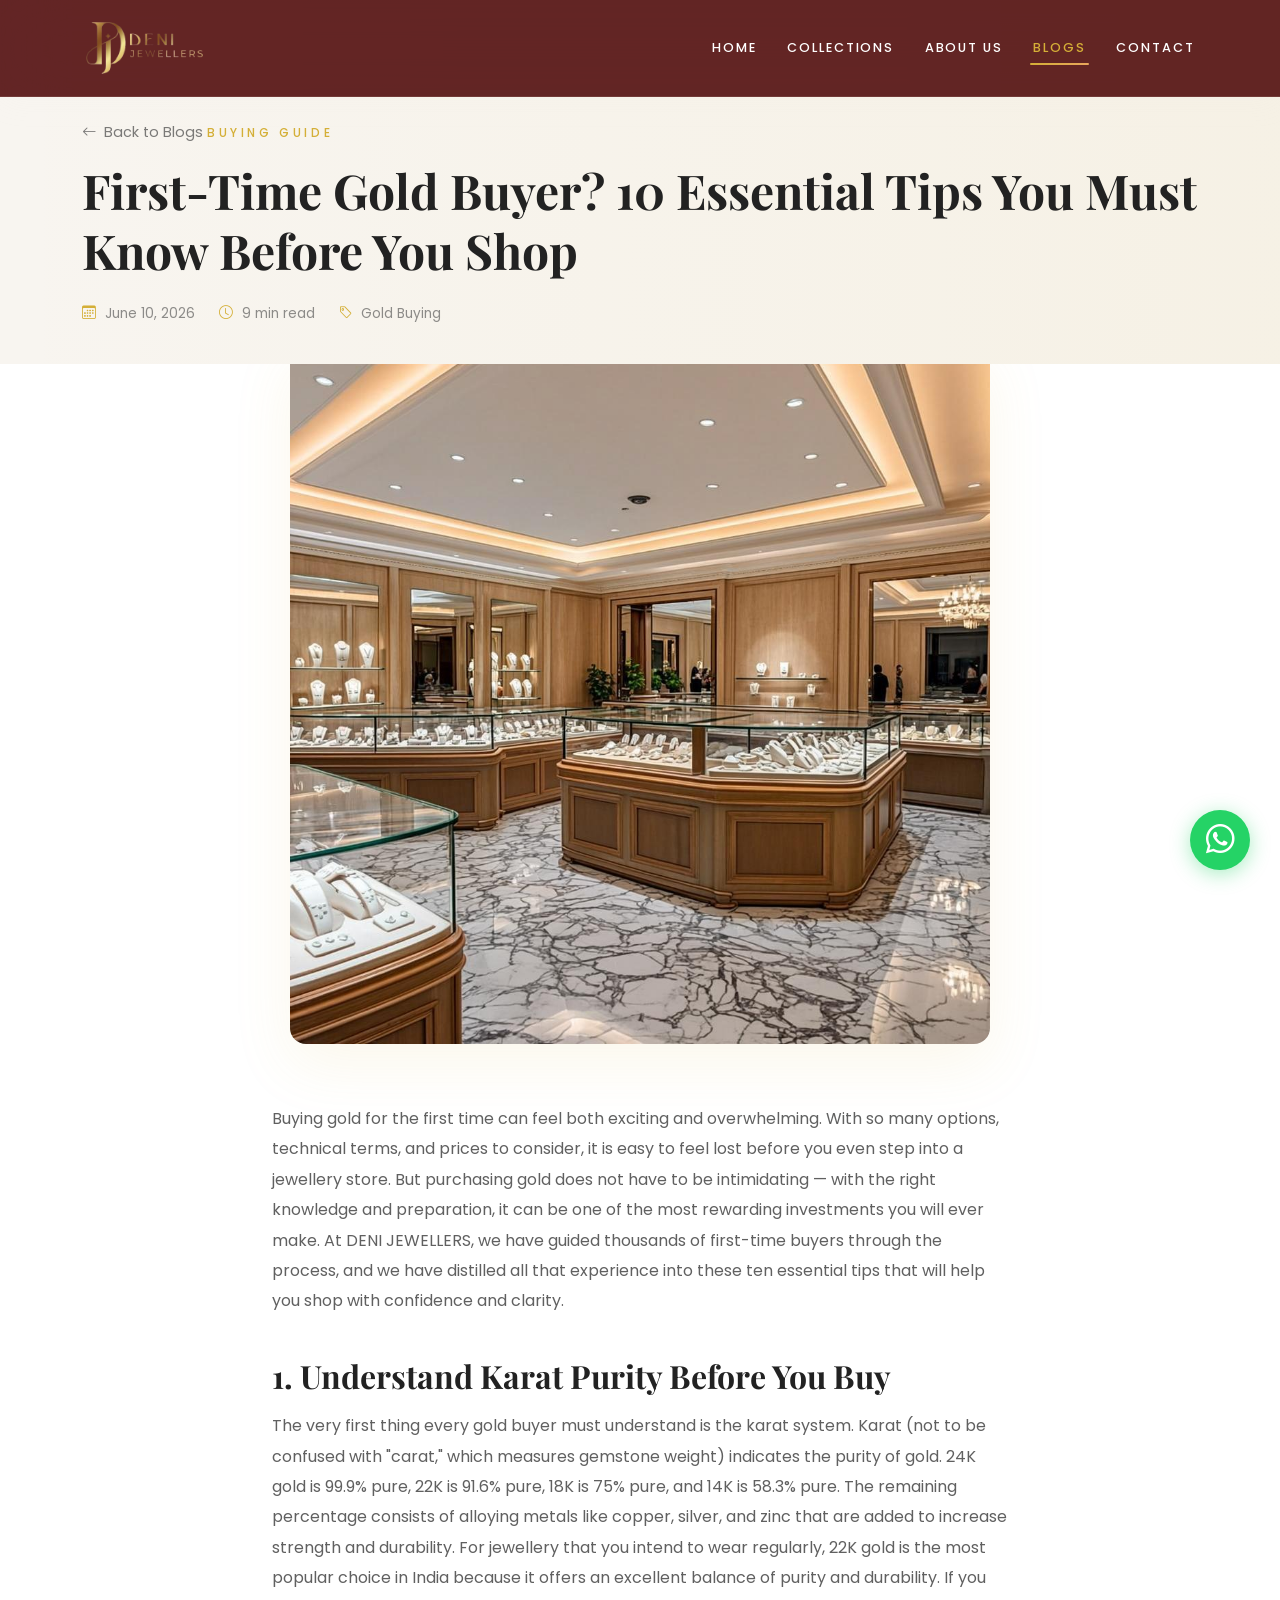
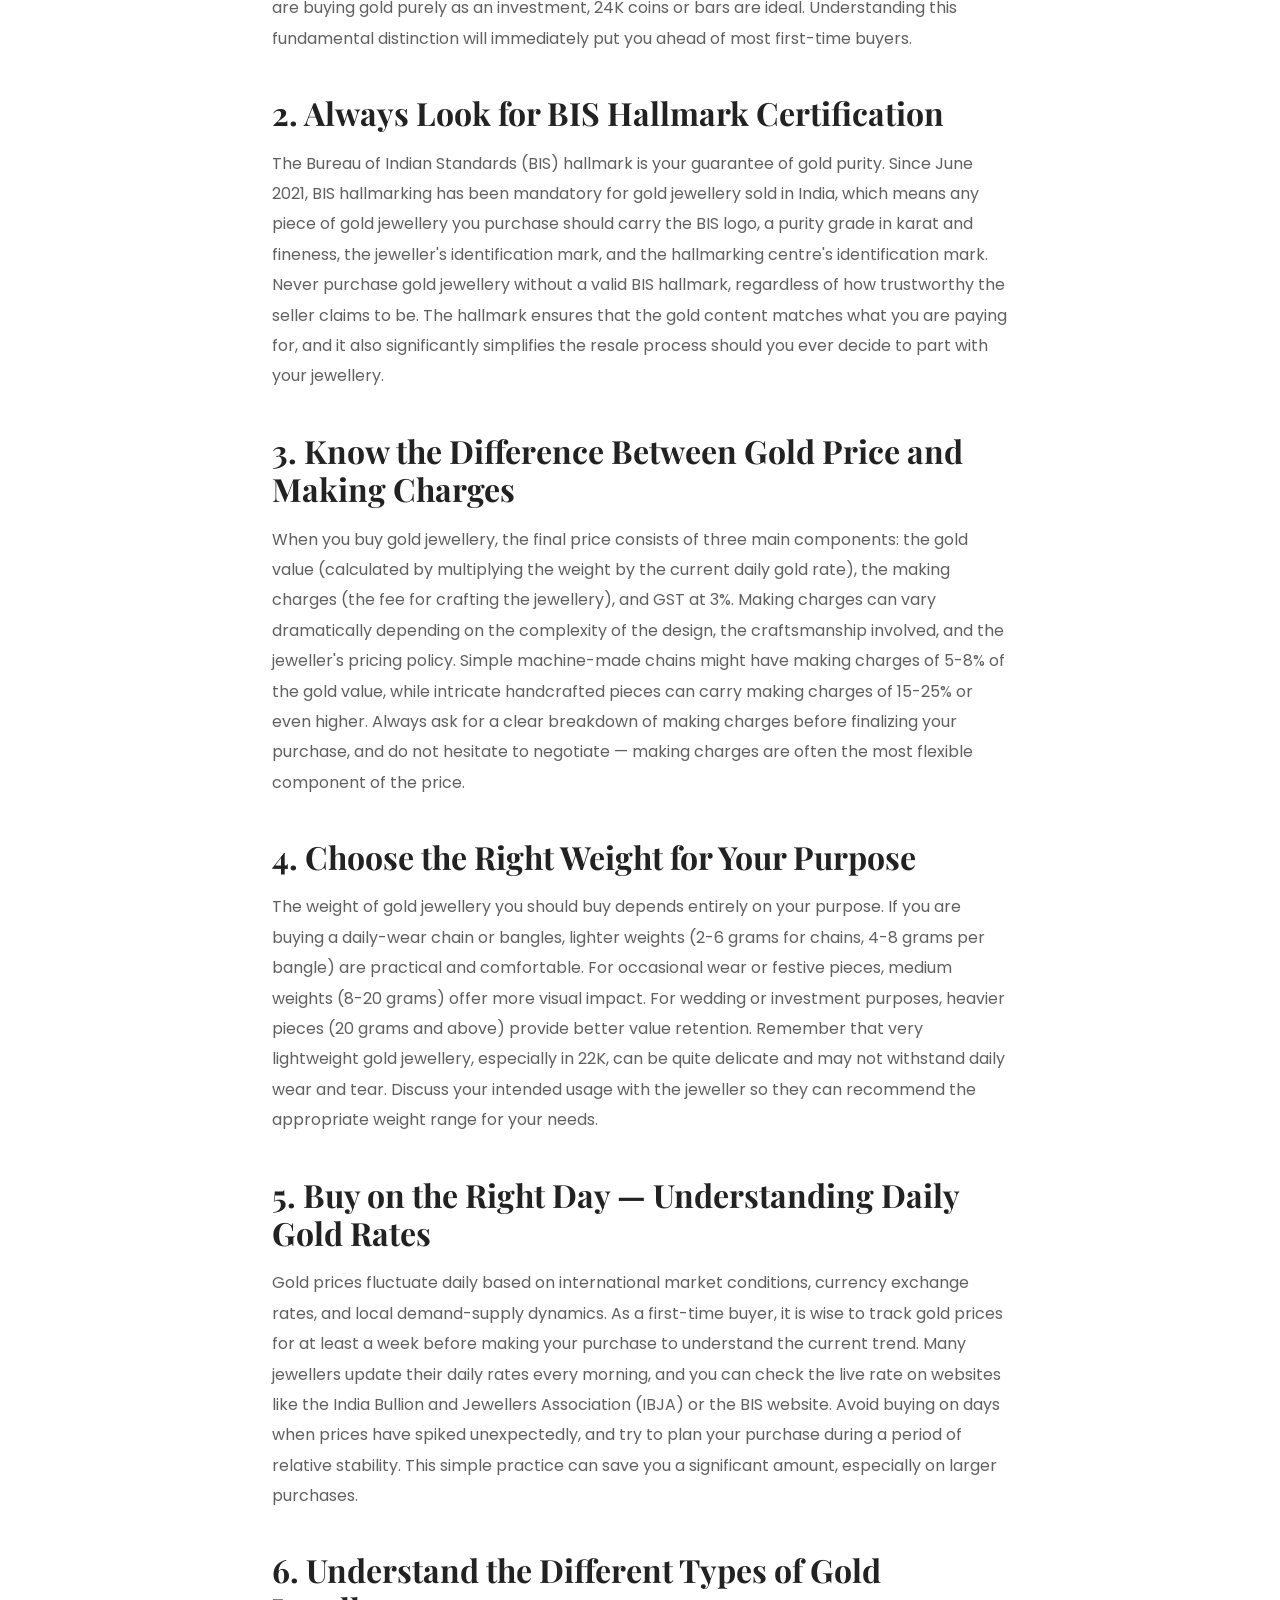
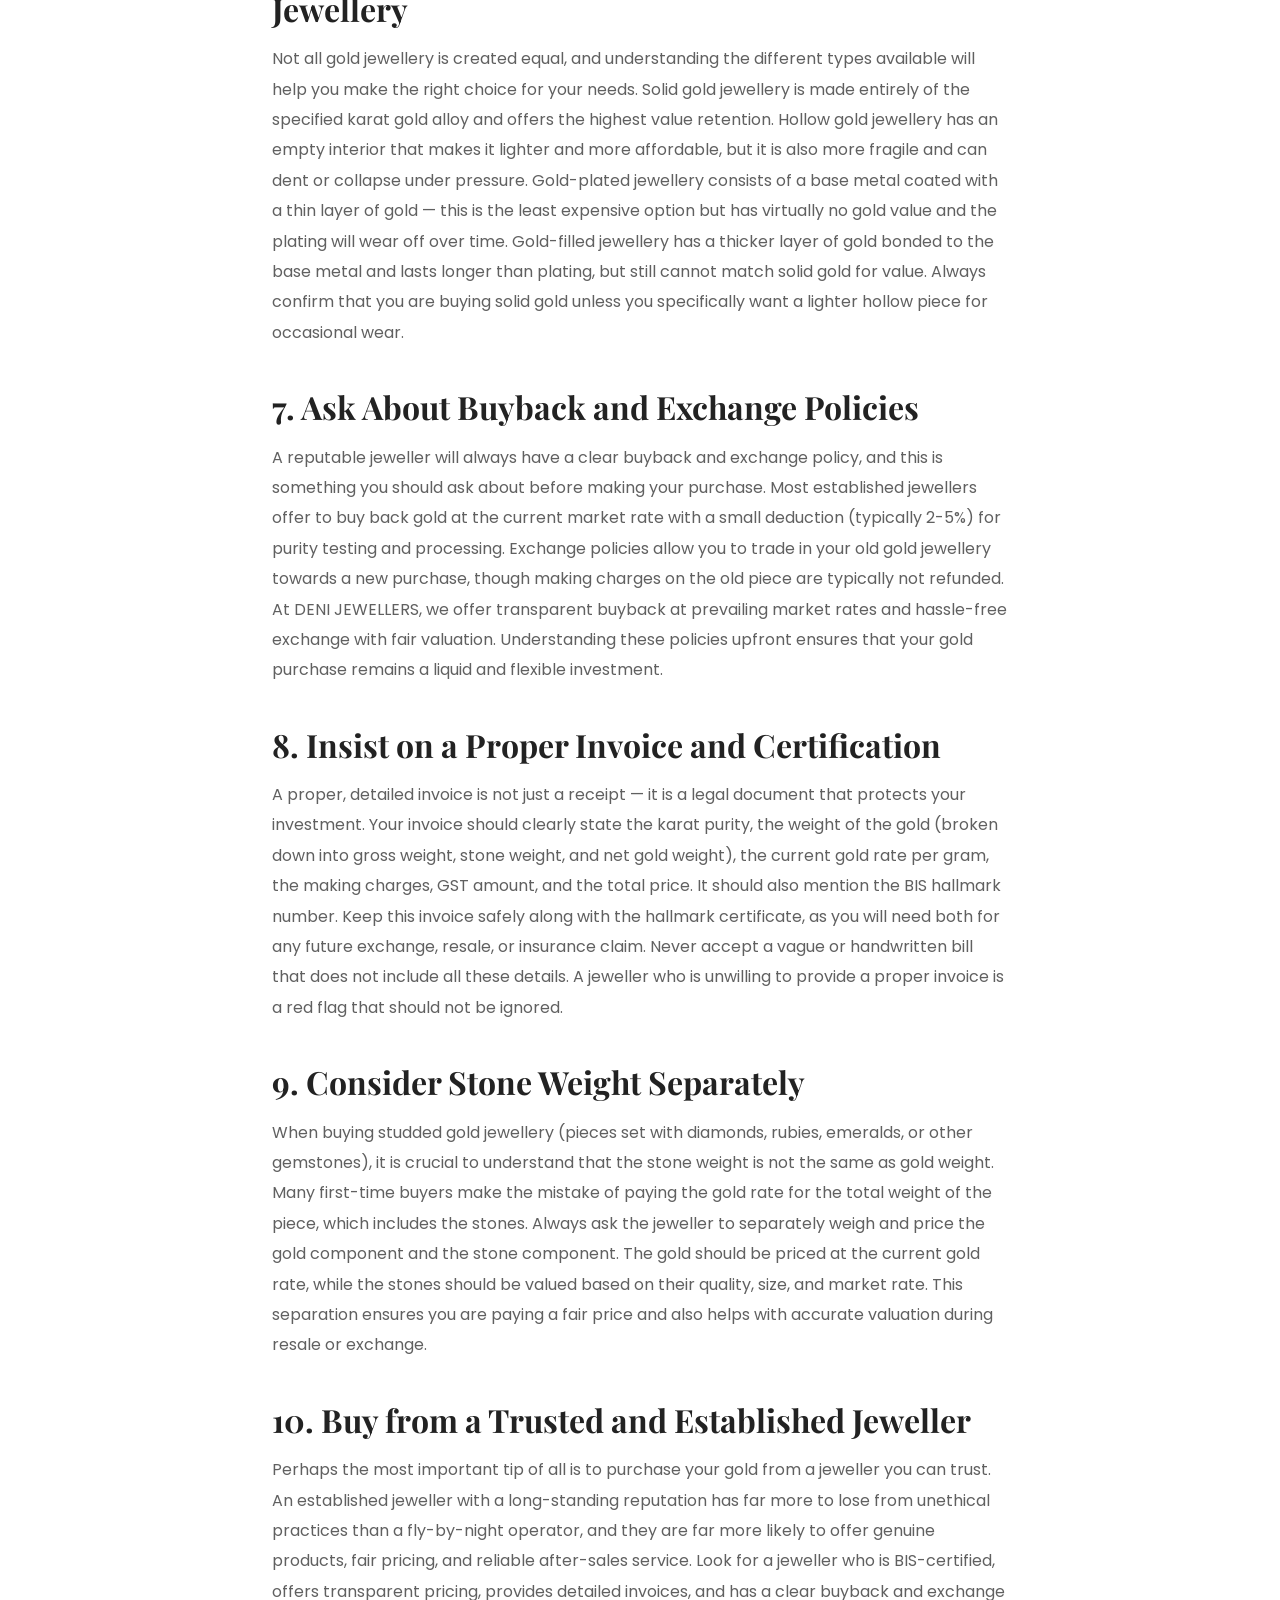
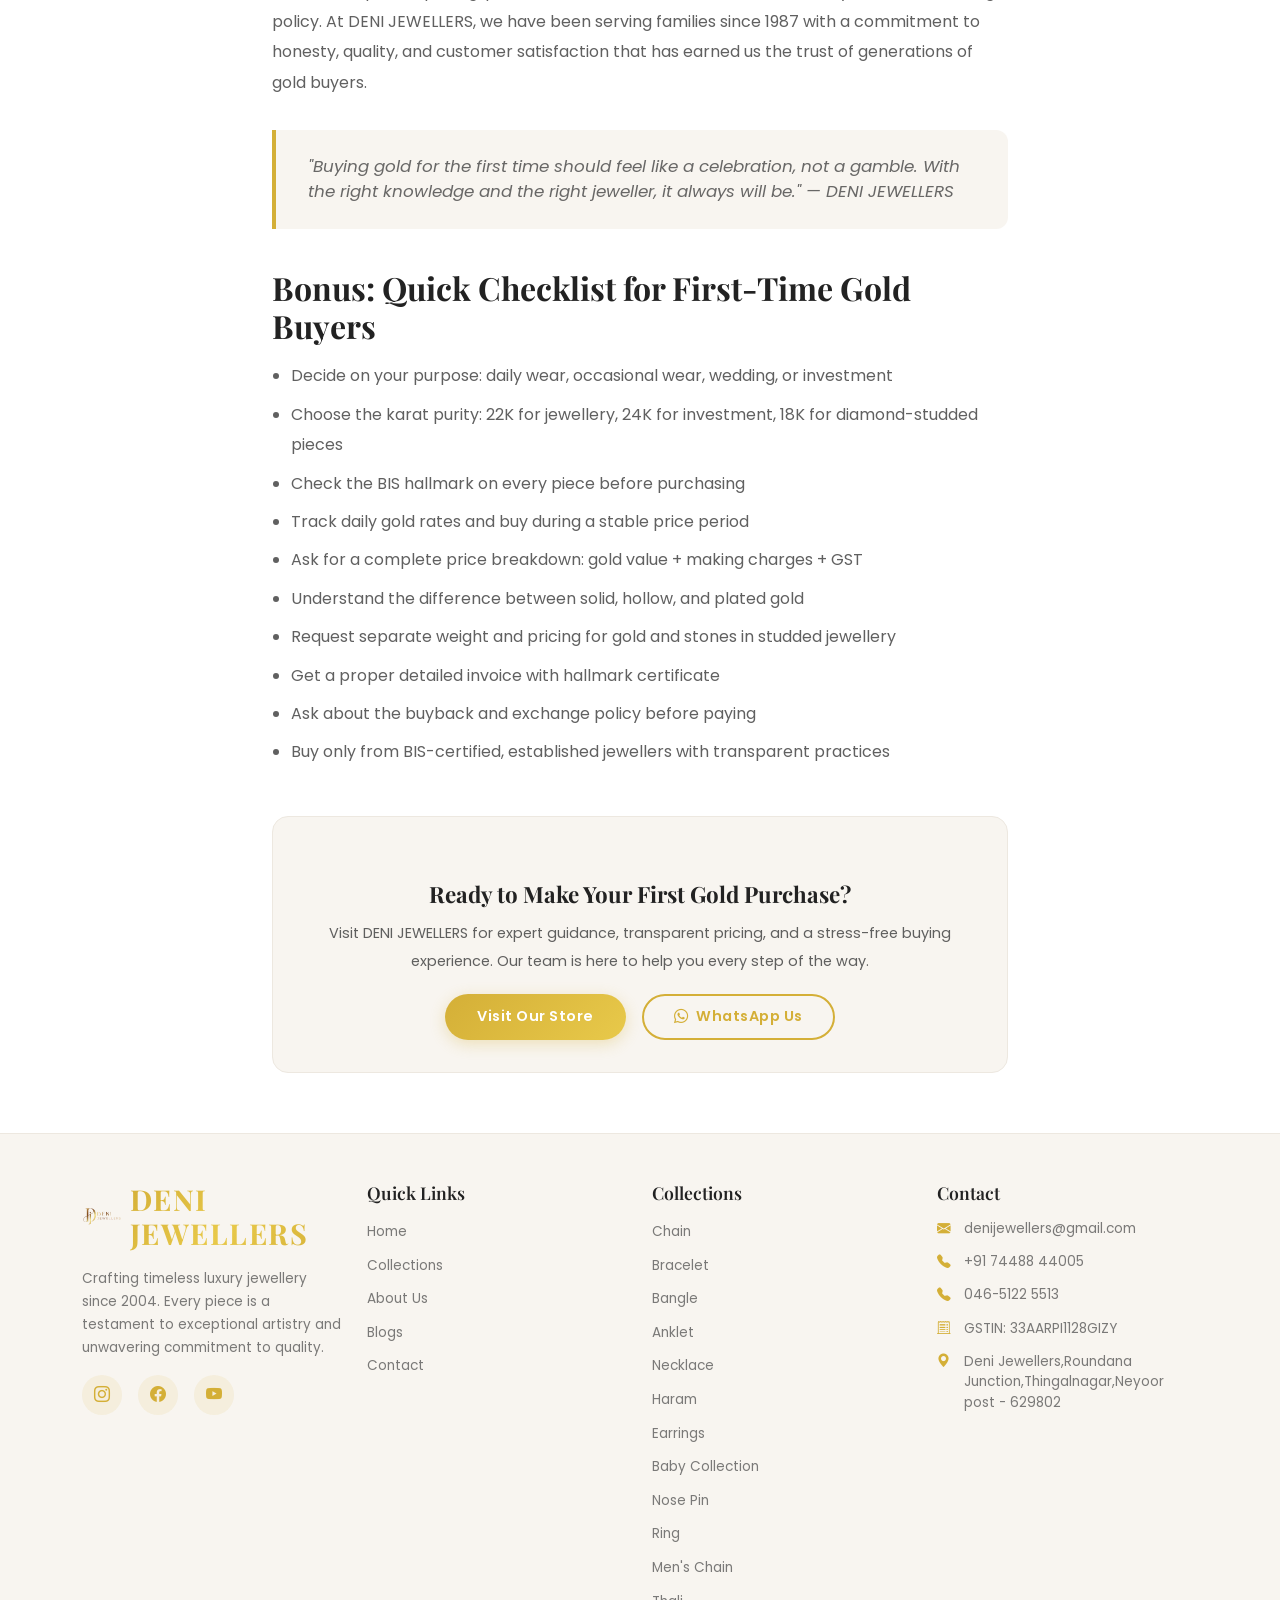
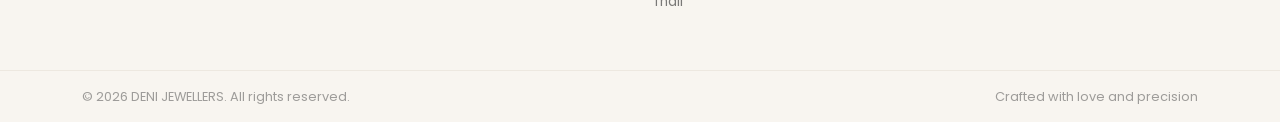
<file: blog-first-time-gold-buyer.html>
<!DOCTYPE html>
<html lang="en">
<head>
  <meta charset="UTF-8">
  <meta name="viewport" content="width=device-width, initial-scale=1.0">
  <title>First-Time Gold Buyer Guide | Smart Jewellery Shopping Tips</title>
  <meta name="description" content="Everything a first-time gold buyer needs to know — from karat purity and BIS hallmarking to making charges and choosing the right weight. Expert tips from DENI JEWELLERS.">
  <meta name="keywords" content="First Time Gold Buyer, Gold Buying Guide, Gold Jewellery Tips, Hallmark Jewellery, Gold Purchase Advice, Jewellery Shopping Guide">
  <link href="https://cdn.jsdelivr.net/npm/bootstrap@5.3.3/dist/css/bootstrap.min.css" rel="stylesheet">
  <link href="https://cdn.jsdelivr.net/npm/bootstrap-icons@1.11.3/font/bootstrap-icons.min.css" rel="stylesheet">
  <link rel="preconnect" href="https://fonts.googleapis.com">
  <link rel="preconnect" href="https://fonts.gstatic.com" crossorigin>
  <link href="https://fonts.googleapis.com/css2?family=Playfair+Display:ital,wght@0,400;0,500;0,600;0,700;0,800;0,900;1,400;1,500;1,600;1,700&family=Poppins:wght@300;400;500;600;700&display=swap" rel="stylesheet">
  <link rel="stylesheet" href="css/styles.css">
  <link rel="icon" type="image/png" href="Favicon.png">
</head>
<body>

  <!-- Navbar -->
  <nav class="navbar navbar-expand-lg fixed-top scrolled" id="mainNav">
    <div class="container">
      <a class="navbar-brand" href="index.html"><img src="images/Deni logo.png" alt="DENI JEWELLERS" class="nav-logo"></a>
      <button class="navbar-toggler" type="button" data-bs-toggle="offcanvas" data-bs-target="#mobileMenu" aria-controls="mobileMenu" aria-label="Toggle navigation"><span class="navbar-toggler-icon"></span></button>
      <div class="collapse navbar-collapse justify-content-end" id="navbarNav">
        <ul class="navbar-nav gap-lg-4 align-items-center">
          <li class="nav-item"><a class="nav-link" href="index.html">Home</a></li>
          <li class="nav-item"><a class="nav-link" href="collections.html">Collections</a></li>
          <li class="nav-item"><a class="nav-link" href="about.html">About Us</a></li>
          <li class="nav-item"><a class="nav-link active" href="blogs.html">Blogs</a></li>
          <li class="nav-item"><a class="nav-link" href="contact.html">Contact</a></li>
        </ul>
      </div>
    </div>
  </nav>

  <!-- Mobile Offcanvas -->
  <div class="offcanvas offcanvas-end" tabindex="-1" id="mobileMenu">
    <div class="offcanvas-header"><img src="images/Deni logo.png" alt="DENI JEWELLERS" class="nav-logo"><button type="button" class="btn-close" data-bs-dismiss="offcanvas" aria-label="Close"></button></div>
    <div class="offcanvas-body">
      <ul class="nav flex-column gap-3">
        <li><a class="nav-link-mobile" href="index.html">Home</a></li>
        <li><a class="nav-link-mobile" href="collections.html">Collections</a></li>
        <li><a class="nav-link-mobile" href="about.html">About Us</a></li>
        <li><a class="nav-link-mobile active" href="blogs.html">Blogs</a></li>
        <li><a class="nav-link-mobile" href="contact.html">Contact</a></li>
      </ul>
    </div>
  </div>

  <!-- Blog Article Header -->
  <section class="blog-article-header">
    <div class="container position-relative" style="z-index:1;">
      <a href="blogs.html" class="btn-back mb-3 d-inline-block"><i class="bi bi-arrow-left me-2"></i>Back to Blogs</a>
      <p class="blog-article-tag">Buying Guide</p>
      <h1 class="blog-article-title">First-Time Gold Buyer? 10 Essential Tips You Must Know Before You Shop</h1>
      <div class="blog-article-meta">
        <span><i class="bi bi-calendar3"></i> June 10, 2026</span>
        <span><i class="bi bi-clock"></i> 9 min read</span>
        <span><i class="bi bi-tag"></i> Gold Buying</span>
      </div>
    </div>
  </section>

  <!-- Featured Image -->
  <div class="container">
    <div class="blog-article-featured-img" style="margin-top: -20px; max-width: 700px; margin-left: auto; margin-right: auto;">
      <img src="images/blog-store-interior.png" alt="First-Time Gold Buyer Tips">
    </div>
  </div>

  <!-- Blog Article Content -->
  <div class="container">
    <div class="row justify-content-center">
      <div class="col-lg-8">
        <article class="blog-article-content">

          <p>Buying gold for the first time can feel both exciting and overwhelming. With so many options, technical terms, and prices to consider, it is easy to feel lost before you even step into a jewellery store. But purchasing gold does not have to be intimidating — with the right knowledge and preparation, it can be one of the most rewarding investments you will ever make. At DENI JEWELLERS, we have guided thousands of first-time buyers through the process, and we have distilled all that experience into these ten essential tips that will help you shop with confidence and clarity.</p>

          <h2>1. Understand Karat Purity Before You Buy</h2>
          <p>The very first thing every gold buyer must understand is the karat system. Karat (not to be confused with "carat," which measures gemstone weight) indicates the purity of gold. 24K gold is 99.9% pure, 22K is 91.6% pure, 18K is 75% pure, and 14K is 58.3% pure. The remaining percentage consists of alloying metals like copper, silver, and zinc that are added to increase strength and durability. For jewellery that you intend to wear regularly, 22K gold is the most popular choice in India because it offers an excellent balance of purity and durability. If you are buying gold purely as an investment, 24K coins or bars are ideal. Understanding this fundamental distinction will immediately put you ahead of most first-time buyers.</p>

          <h2>2. Always Look for BIS Hallmark Certification</h2>
          <p>The Bureau of Indian Standards (BIS) hallmark is your guarantee of gold purity. Since June 2021, BIS hallmarking has been mandatory for gold jewellery sold in India, which means any piece of gold jewellery you purchase should carry the BIS logo, a purity grade in karat and fineness, the jeweller's identification mark, and the hallmarking centre's identification mark. Never purchase gold jewellery without a valid BIS hallmark, regardless of how trustworthy the seller claims to be. The hallmark ensures that the gold content matches what you are paying for, and it also significantly simplifies the resale process should you ever decide to part with your jewellery.</p>

          <h2>3. Know the Difference Between Gold Price and Making Charges</h2>
          <p>When you buy gold jewellery, the final price consists of three main components: the gold value (calculated by multiplying the weight by the current daily gold rate), the making charges (the fee for crafting the jewellery), and GST at 3%. Making charges can vary dramatically depending on the complexity of the design, the craftsmanship involved, and the jeweller's pricing policy. Simple machine-made chains might have making charges of 5-8% of the gold value, while intricate handcrafted pieces can carry making charges of 15-25% or even higher. Always ask for a clear breakdown of making charges before finalizing your purchase, and do not hesitate to negotiate — making charges are often the most flexible component of the price.</p>

          <h2>4. Choose the Right Weight for Your Purpose</h2>
          <p>The weight of gold jewellery you should buy depends entirely on your purpose. If you are buying a daily-wear chain or bangles, lighter weights (2-6 grams for chains, 4-8 grams per bangle) are practical and comfortable. For occasional wear or festive pieces, medium weights (8-20 grams) offer more visual impact. For wedding or investment purposes, heavier pieces (20 grams and above) provide better value retention. Remember that very lightweight gold jewellery, especially in 22K, can be quite delicate and may not withstand daily wear and tear. Discuss your intended usage with the jeweller so they can recommend the appropriate weight range for your needs.</p>

          <h2>5. Buy on the Right Day — Understanding Daily Gold Rates</h2>
          <p>Gold prices fluctuate daily based on international market conditions, currency exchange rates, and local demand-supply dynamics. As a first-time buyer, it is wise to track gold prices for at least a week before making your purchase to understand the current trend. Many jewellers update their daily rates every morning, and you can check the live rate on websites like the India Bullion and Jewellers Association (IBJA) or the BIS website. Avoid buying on days when prices have spiked unexpectedly, and try to plan your purchase during a period of relative stability. This simple practice can save you a significant amount, especially on larger purchases.</p>

          <h2>6. Understand the Different Types of Gold Jewellery</h2>
          <p>Not all gold jewellery is created equal, and understanding the different types available will help you make the right choice for your needs. Solid gold jewellery is made entirely of the specified karat gold alloy and offers the highest value retention. Hollow gold jewellery has an empty interior that makes it lighter and more affordable, but it is also more fragile and can dent or collapse under pressure. Gold-plated jewellery consists of a base metal coated with a thin layer of gold — this is the least expensive option but has virtually no gold value and the plating will wear off over time. Gold-filled jewellery has a thicker layer of gold bonded to the base metal and lasts longer than plating, but still cannot match solid gold for value. Always confirm that you are buying solid gold unless you specifically want a lighter hollow piece for occasional wear.</p>

          <h2>7. Ask About Buyback and Exchange Policies</h2>
          <p>A reputable jeweller will always have a clear buyback and exchange policy, and this is something you should ask about before making your purchase. Most established jewellers offer to buy back gold at the current market rate with a small deduction (typically 2-5%) for purity testing and processing. Exchange policies allow you to trade in your old gold jewellery towards a new purchase, though making charges on the old piece are typically not refunded. At DENI JEWELLERS, we offer transparent buyback at prevailing market rates and hassle-free exchange with fair valuation. Understanding these policies upfront ensures that your gold purchase remains a liquid and flexible investment.</p>

          <h2>8. Insist on a Proper Invoice and Certification</h2>
          <p>A proper, detailed invoice is not just a receipt — it is a legal document that protects your investment. Your invoice should clearly state the karat purity, the weight of the gold (broken down into gross weight, stone weight, and net gold weight), the current gold rate per gram, the making charges, GST amount, and the total price. It should also mention the BIS hallmark number. Keep this invoice safely along with the hallmark certificate, as you will need both for any future exchange, resale, or insurance claim. Never accept a vague or handwritten bill that does not include all these details. A jeweller who is unwilling to provide a proper invoice is a red flag that should not be ignored.</p>

          <h2>9. Consider Stone Weight Separately</h2>
          <p>When buying studded gold jewellery (pieces set with diamonds, rubies, emeralds, or other gemstones), it is crucial to understand that the stone weight is not the same as gold weight. Many first-time buyers make the mistake of paying the gold rate for the total weight of the piece, which includes the stones. Always ask the jeweller to separately weigh and price the gold component and the stone component. The gold should be priced at the current gold rate, while the stones should be valued based on their quality, size, and market rate. This separation ensures you are paying a fair price and also helps with accurate valuation during resale or exchange.</p>

          <h2>10. Buy from a Trusted and Established Jeweller</h2>
          <p>Perhaps the most important tip of all is to purchase your gold from a jeweller you can trust. An established jeweller with a long-standing reputation has far more to lose from unethical practices than a fly-by-night operator, and they are far more likely to offer genuine products, fair pricing, and reliable after-sales service. Look for a jeweller who is BIS-certified, offers transparent pricing, provides detailed invoices, and has a clear buyback and exchange policy. At DENI JEWELLERS, we have been serving families since 1987 with a commitment to honesty, quality, and customer satisfaction that has earned us the trust of generations of gold buyers.</p>

          <blockquote>"Buying gold for the first time should feel like a celebration, not a gamble. With the right knowledge and the right jeweller, it always will be." — DENI JEWELLERS</blockquote>

          <h2>Bonus: Quick Checklist for First-Time Gold Buyers</h2>
          <ul>
            <li>Decide on your purpose: daily wear, occasional wear, wedding, or investment</li>
            <li>Choose the karat purity: 22K for jewellery, 24K for investment, 18K for diamond-studded pieces</li>
            <li>Check the BIS hallmark on every piece before purchasing</li>
            <li>Track daily gold rates and buy during a stable price period</li>
            <li>Ask for a complete price breakdown: gold value + making charges + GST</li>
            <li>Understand the difference between solid, hollow, and plated gold</li>
            <li>Request separate weight and pricing for gold and stones in studded jewellery</li>
            <li>Get a proper detailed invoice with hallmark certificate</li>
            <li>Ask about the buyback and exchange policy before paying</li>
            <li>Buy only from BIS-certified, established jewellers with transparent practices</li>
          </ul>

          <!-- CTA Box -->
          <div class="blog-cta-box">
            <h3>Ready to Make Your First Gold Purchase?</h3>
            <p>Visit DENI JEWELLERS for expert guidance, transparent pricing, and a stress-free buying experience. Our team is here to help you every step of the way.</p>
            <div class="d-flex flex-wrap justify-content-center gap-3">
              <a href="contact.html" class="btn btn-luxury">Visit Our Store</a>
              <a href="https://wa.me/917448844005" target="_blank" rel="noopener noreferrer" class="btn btn-luxury-outline"><i class="bi bi-whatsapp me-2"></i>WhatsApp Us</a>
            </div>
          </div>

        </article>
      </div>
    </div>
  </div>

  <!-- Footer -->
  <footer class="site-footer">
    <div class="container py-5">
      <div class="row g-4">
        <div class="col-lg-3 mb-3 mb-lg-0">
          <div class="d-flex align-items-center gap-2 mb-3"><img src="images\Deni logo.png" alt="DENI JEWELLERS" class="footer-logo"><h3 class="brand-text mb-0">DENI JEWELLERS</h3></div>
          <p class="footer-text">Crafting timeless luxury jewellery since 2004. Every piece is a testament to exceptional artistry and unwavering commitment to quality.</p>
          <div class="d-flex gap-3 mt-3">
            <a href="https://www.instagram.com/deni_jewellers_mondaymarket?igsh=MWc0eXhvbDVtbXg4Ng==" class="social-icon" aria-label="Instagram"><i class="bi bi-instagram"></i></a>
            <a href="https://www.facebook.com/share/1BH4JmfHtx/" class="social-icon" aria-label="Facebook"><i class="bi bi-facebook"></i></a>
            <a href="https://youtube.com/@denijewellers?si=dCPI0h2RZP6Idxyl" class="social-icon" aria-label="Youtube"><i class="bi bi-youtube"></i></a>
          </div>
        </div>
        <div class="col-6 col-lg-3">
          <h4 class="footer-heading">Quick Links</h4>
          <ul class="footer-links">
            <li><a href="index.html">Home</a></li>
            <li><a href="collections.html">Collections</a></li>
            <li><a href="about.html">About Us</a></li>
            <li><a href="blogs.html">Blogs</a></li>
            <li><a href="contact.html">Contact</a></li>
          </ul>
        </div>
        <div class="col-6 col-lg-3">
          <h4 class="footer-heading">Collections</h4>
          <ul class="footer-links">
            <li><a href="collections.html">Chain</a></li>
            <li><a href="collections.html">Bracelet</a></li>
            <li><a href="collections.html">Bangle</a></li>
            <li><a href="collections.html">Anklet</a></li>
            <li><a href="collections.html">Necklace</a></li>
            <li><a href="collections.html">Haram</a></li>
            <li><a href="collections.html">Earrings</a></li>
            <li><a href="collections.html">Baby Collection</a></li>
            <li><a href="collections.html">Nose Pin</a></li>
            <li><a href="collections.html">Ring</a></li>
            <li><a href="collections.html">Men's Chain</a></li>
            <li><a href="collections.html">Thali</a></li>
          </ul>
        </div>
        <div class="col-lg-3">
          <h4 class="footer-heading">Contact</h4>
          <ul class="footer-contact">
            <li><i class="bi bi-envelope-fill me-2 text-gold"></i>denijewellers@gmail.com</li>
            <li><i class="bi bi-telephone-fill me-2 text-gold"></i>+91 74488 44005</li>
            <li><i class="bi bi-telephone-fill me-2 text-gold"></i>046-5122 5513</li>
            <li><i class="bi bi-receipt-cutoff me-2 text-gold"></i>GSTIN: 33AARPI1128GIZY</li>
            <li><i class="bi bi-geo-alt-fill me-2 text-gold"></i>Deni Jewellers,Roundana Junction,Thingalnagar,Neyoor post - 629802</li>
          </ul>
        </div>
      </div>
    </div>
    <div class="footer-bottom">
      <div class="container">
        <div class="row align-items-center py-3">
          <div class="col-sm-6 text-center text-sm-start"><p class="mb-0">&copy; 2026 DENI JEWELLERS. All rights reserved.</p></div>
          <div class="col-sm-6 text-center text-sm-end"><p class="mb-0">Crafted with love and precision</p></div>
        </div>
      </div>
    </div>
  </footer>

  <!-- Floating WhatsApp -->
  <a href="https://wa.me/917448844005" target="_blank" rel="noopener noreferrer" class="floating-whatsapp" aria-label="Chat on WhatsApp">
    <i class="bi bi-whatsapp"></i>
    <span class="whatsapp-tooltip">Chat with us!</span>
  </a>

  <script src="https://cdn.jsdelivr.net/npm/bootstrap@5.3.3/dist/js/bootstrap.bundle.min.js"></script>
  <script src="js/script.js"></script>
</body>
</html>
</file>
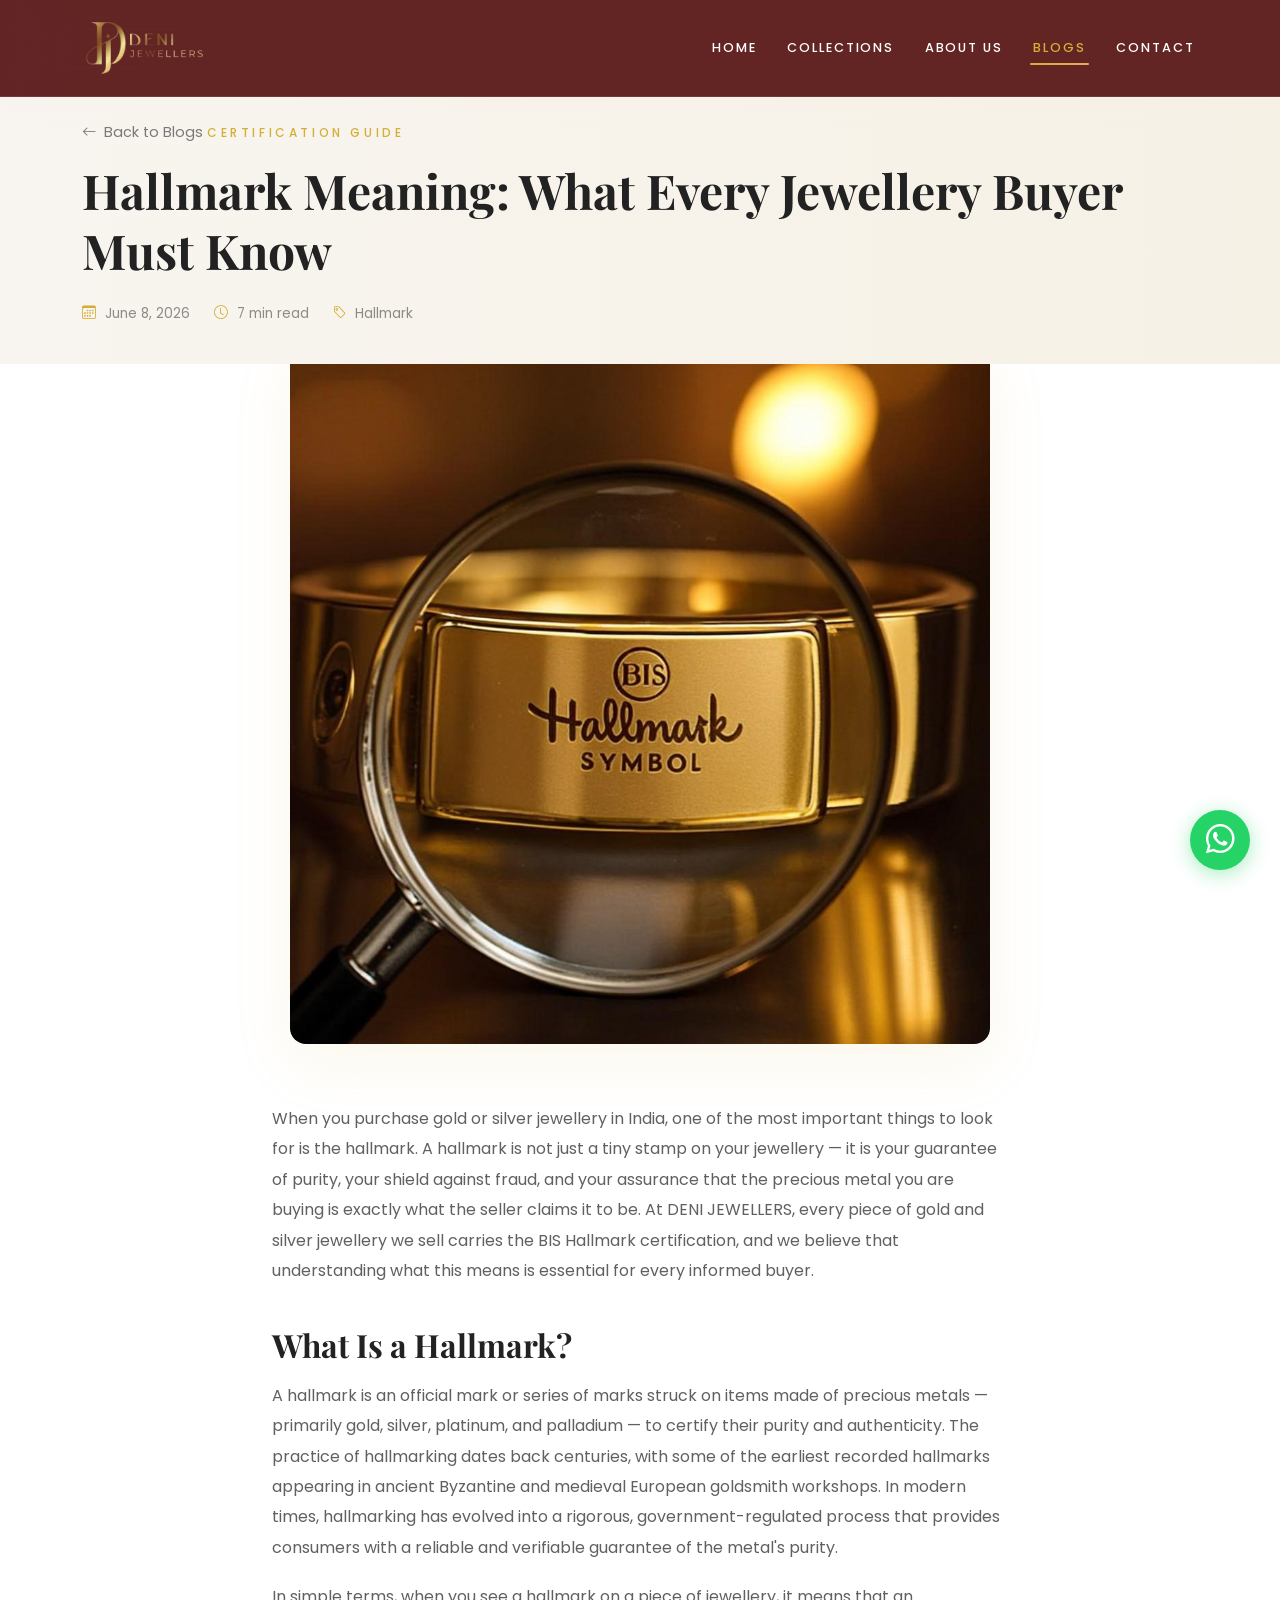
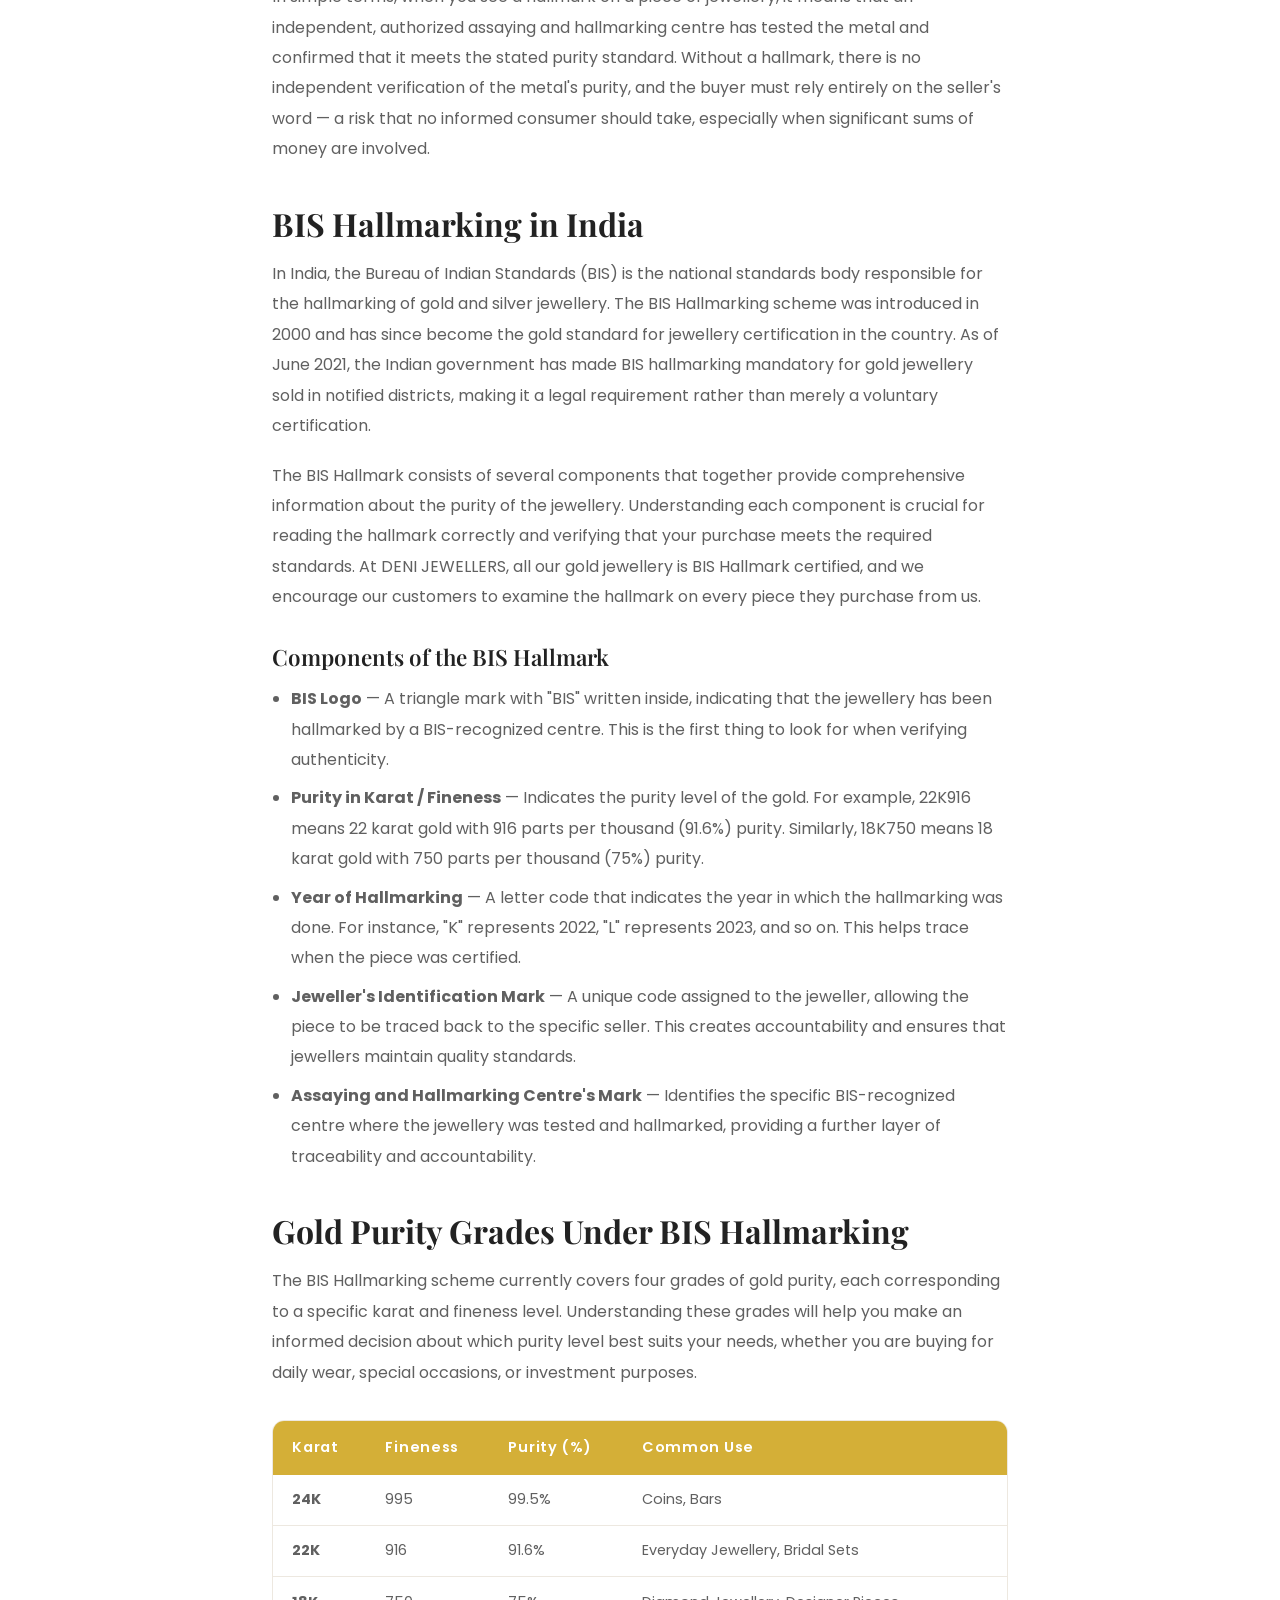
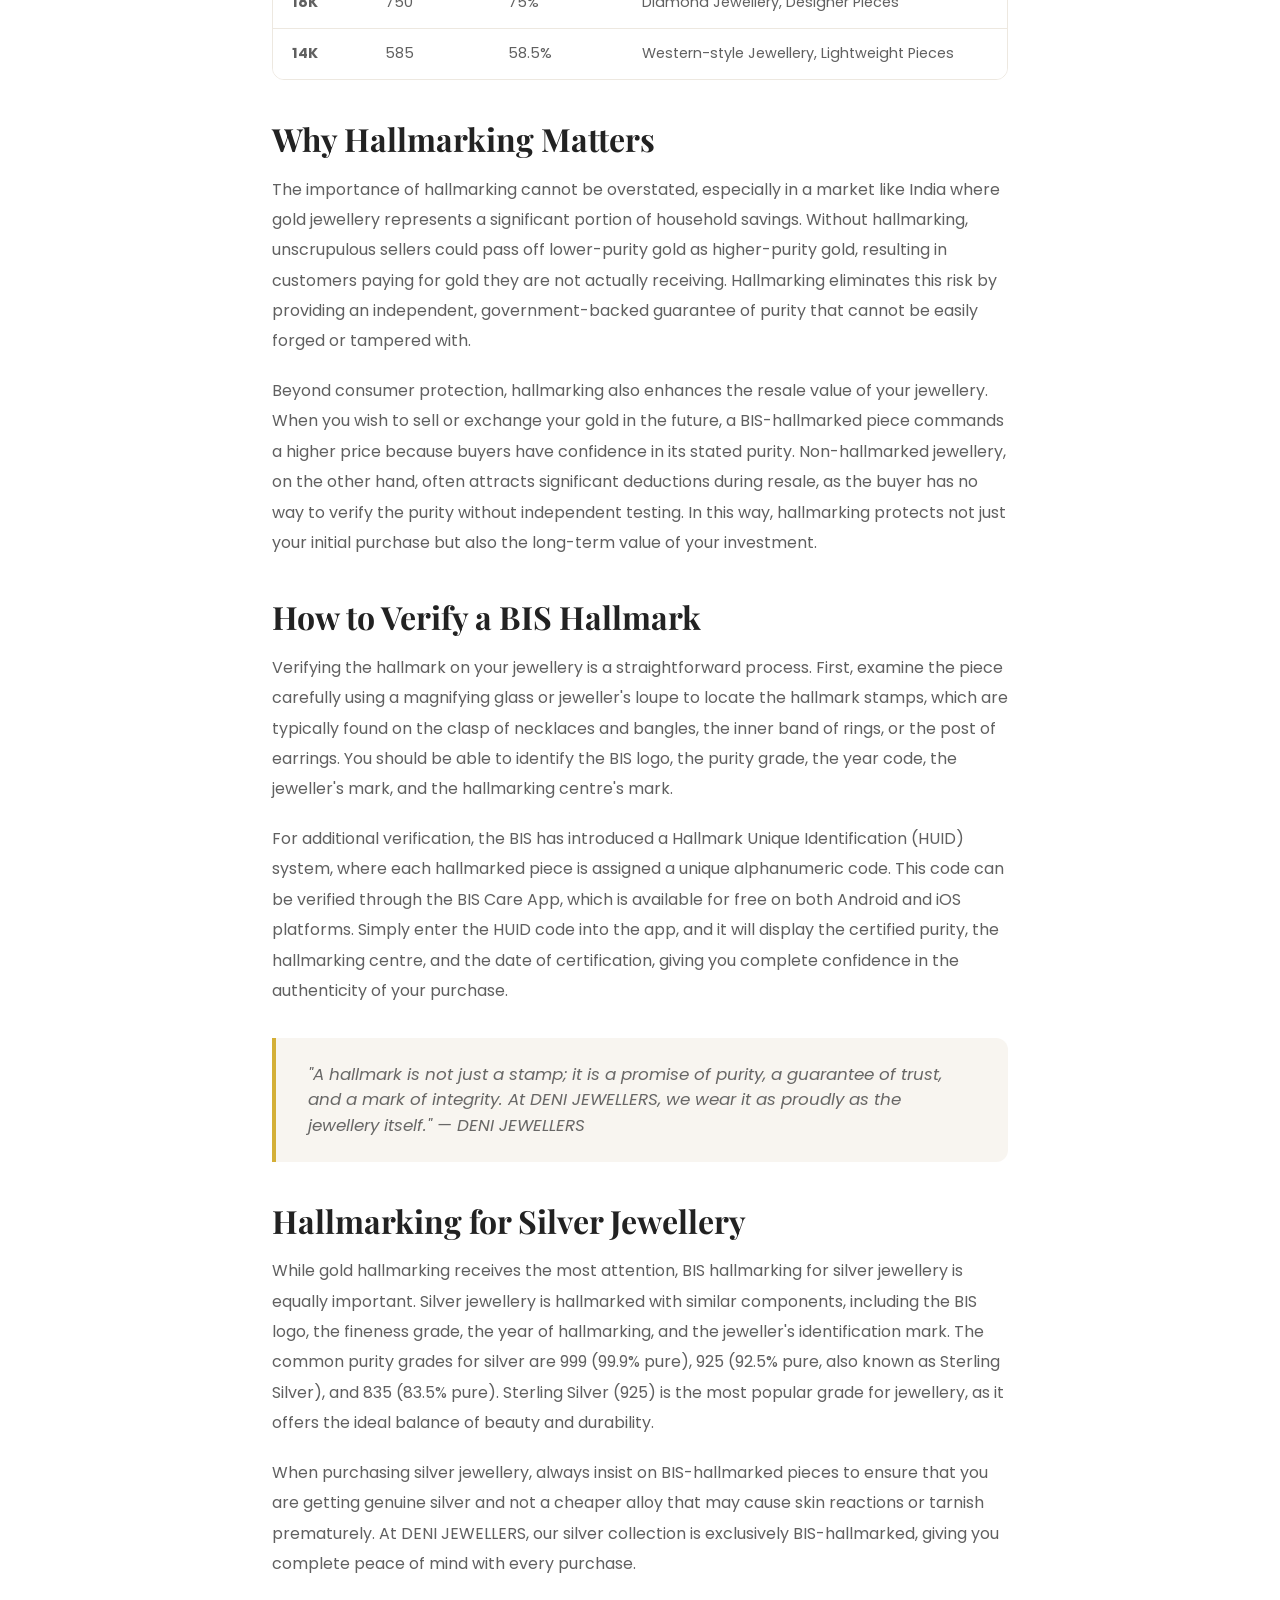
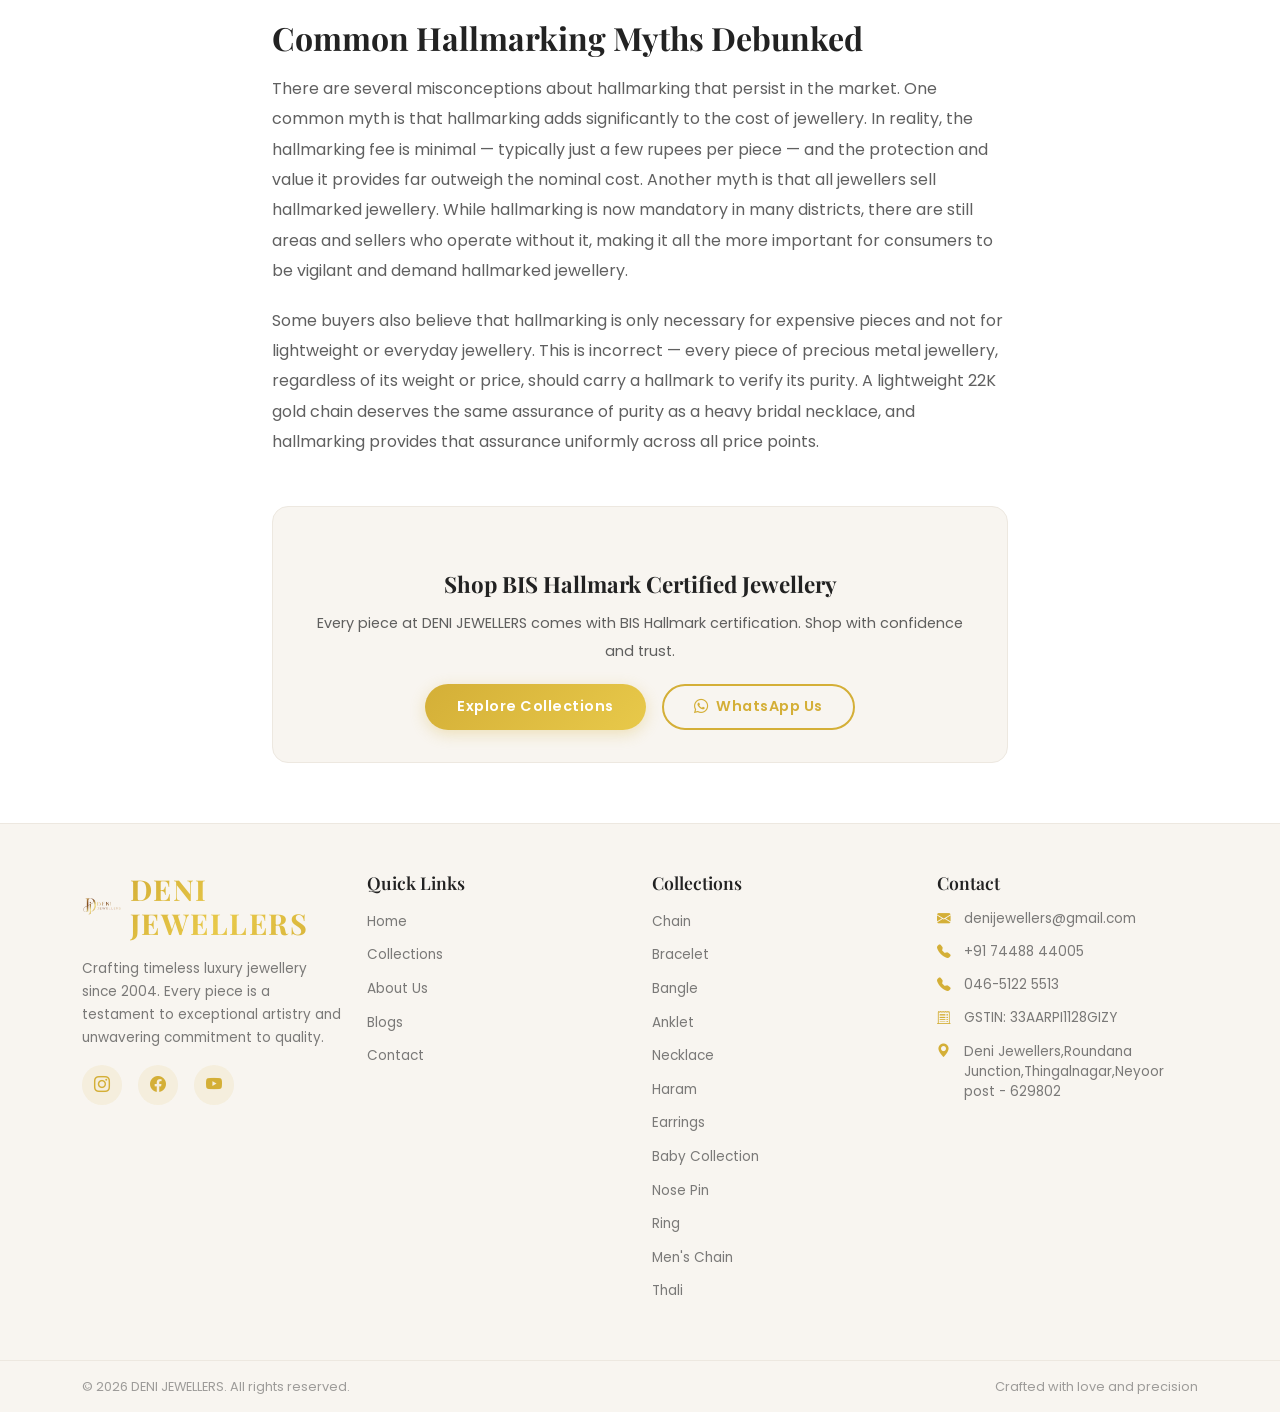
<file: blog-hallmark-meaning.html>
<!DOCTYPE html>
<html lang="en">
<head>
  <meta charset="UTF-8">
  <meta name="viewport" content="width=device-width, initial-scale=1.0">
  <title>What is Hallmark Gold? | BIS Hallmark Explained</title>
  <meta name="description" content="Understand what hallmark means in gold and silver jewellery, BIS hallmarking in India, and why it matters for your purchases.">
  <meta name="keywords" content="Hallmark Gold Meaning, BIS Hallmark, Gold Purity, Hallmark Jewellery, Certified Gold Jewellery, Gold Authentication">
  <link href="https://cdn.jsdelivr.net/npm/bootstrap@5.3.3/dist/css/bootstrap.min.css" rel="stylesheet">
  <link href="https://cdn.jsdelivr.net/npm/bootstrap-icons@1.11.3/font/bootstrap-icons.min.css" rel="stylesheet">
  <link rel="preconnect" href="https://fonts.googleapis.com">
  <link rel="preconnect" href="https://fonts.gstatic.com" crossorigin>
  <link href="https://fonts.googleapis.com/css2?family=Playfair+Display:ital,wght@0,400;0,500;0,600;0,700;0,800;0,900;1,400;1,500;1,600;1,700&family=Poppins:wght@300;400;500;600;700&display=swap" rel="stylesheet">
  <link rel="stylesheet" href="css/styles.css">
  <link rel="icon" type="image/png" href="Favicon.png">
</head>
<body>

  <!-- Navbar -->
  <nav class="navbar navbar-expand-lg fixed-top scrolled" id="mainNav">
    <div class="container">
      <a class="navbar-brand" href="index.html"><img src="images/Deni logo.png" alt="DENI JEWELLERS" class="nav-logo"></a>
      <button class="navbar-toggler" type="button" data-bs-toggle="offcanvas" data-bs-target="#mobileMenu" aria-controls="mobileMenu" aria-label="Toggle navigation"><span class="navbar-toggler-icon"></span></button>
      <div class="collapse navbar-collapse justify-content-end" id="navbarNav">
        <ul class="navbar-nav gap-lg-4 align-items-center">
          <li class="nav-item"><a class="nav-link" href="index.html">Home</a></li>
          <li class="nav-item"><a class="nav-link" href="collections.html">Collections</a></li>
          <li class="nav-item"><a class="nav-link" href="about.html">About Us</a></li>
          <li class="nav-item"><a class="nav-link active" href="blogs.html">Blogs</a></li>
          <li class="nav-item"><a class="nav-link" href="contact.html">Contact</a></li>
        </ul>
      </div>
    </div>
  </nav>

  <!-- Mobile Offcanvas -->
  <div class="offcanvas offcanvas-end" tabindex="-1" id="mobileMenu">
    <div class="offcanvas-header"><img src="images/Deni logo.png" alt="DENI JEWELLERS" class="nav-logo"><button type="button" class="btn-close" data-bs-dismiss="offcanvas" aria-label="Close"></button></div>
    <div class="offcanvas-body">
      <ul class="nav flex-column gap-3">
        <li><a class="nav-link-mobile" href="index.html">Home</a></li>
        <li><a class="nav-link-mobile" href="collections.html">Collections</a></li>
        <li><a class="nav-link-mobile" href="about.html">About Us</a></li>
        <li><a class="nav-link-mobile active" href="blogs.html">Blogs</a></li>
        <li><a class="nav-link-mobile" href="contact.html">Contact</a></li>
      </ul>
    </div>
  </div>

  <!-- Blog Article Header -->
  <section class="blog-article-header">
    <div class="container position-relative" style="z-index:1;">
      <a href="blogs.html" class="btn-back mb-3 d-inline-block"><i class="bi bi-arrow-left me-2"></i>Back to Blogs</a>
      <p class="blog-article-tag">Certification Guide</p>
      <h1 class="blog-article-title">Hallmark Meaning: What Every Jewellery Buyer Must Know</h1>
      <div class="blog-article-meta">
        <span><i class="bi bi-calendar3"></i> June 8, 2026</span>
        <span><i class="bi bi-clock"></i> 7 min read</span>
        <span><i class="bi bi-tag"></i> Hallmark</span>
      </div>
    </div>
  </section>

  <!-- Featured Image -->
  <div class="container">
    <div class="blog-article-featured-img" style="margin-top: -20px; max-width: 700px; margin-left: auto; margin-right: auto;">
      <img src="images/blog-hallmark.png" alt="Hallmark Meaning on Gold Jewellery">
    </div>
  </div>

  <!-- Blog Article Content -->
  <div class="container">
    <div class="row justify-content-center">
      <div class="col-lg-8">
        <article class="blog-article-content">

          <p>When you purchase gold or silver jewellery in India, one of the most important things to look for is the hallmark. A hallmark is not just a tiny stamp on your jewellery — it is your guarantee of purity, your shield against fraud, and your assurance that the precious metal you are buying is exactly what the seller claims it to be. At DENI JEWELLERS, every piece of gold and silver jewellery we sell carries the BIS Hallmark certification, and we believe that understanding what this means is essential for every informed buyer.</p>

          <h2>What Is a Hallmark?</h2>
          <p>A hallmark is an official mark or series of marks struck on items made of precious metals — primarily gold, silver, platinum, and palladium — to certify their purity and authenticity. The practice of hallmarking dates back centuries, with some of the earliest recorded hallmarks appearing in ancient Byzantine and medieval European goldsmith workshops. In modern times, hallmarking has evolved into a rigorous, government-regulated process that provides consumers with a reliable and verifiable guarantee of the metal's purity.</p>
          <p>In simple terms, when you see a hallmark on a piece of jewellery, it means that an independent, authorized assaying and hallmarking centre has tested the metal and confirmed that it meets the stated purity standard. Without a hallmark, there is no independent verification of the metal's purity, and the buyer must rely entirely on the seller's word — a risk that no informed consumer should take, especially when significant sums of money are involved.</p>

          <h2>BIS Hallmarking in India</h2>
          <p>In India, the Bureau of Indian Standards (BIS) is the national standards body responsible for the hallmarking of gold and silver jewellery. The BIS Hallmarking scheme was introduced in 2000 and has since become the gold standard for jewellery certification in the country. As of June 2021, the Indian government has made BIS hallmarking mandatory for gold jewellery sold in notified districts, making it a legal requirement rather than merely a voluntary certification.</p>
          <p>The BIS Hallmark consists of several components that together provide comprehensive information about the purity of the jewellery. Understanding each component is crucial for reading the hallmark correctly and verifying that your purchase meets the required standards. At DENI JEWELLERS, all our gold jewellery is BIS Hallmark certified, and we encourage our customers to examine the hallmark on every piece they purchase from us.</p>

          <h3>Components of the BIS Hallmark</h3>
          <ul>
            <li><strong>BIS Logo</strong> — A triangle mark with "BIS" written inside, indicating that the jewellery has been hallmarked by a BIS-recognized centre. This is the first thing to look for when verifying authenticity.</li>
            <li><strong>Purity in Karat / Fineness</strong> — Indicates the purity level of the gold. For example, 22K916 means 22 karat gold with 916 parts per thousand (91.6%) purity. Similarly, 18K750 means 18 karat gold with 750 parts per thousand (75%) purity.</li>
            <li><strong>Year of Hallmarking</strong> — A letter code that indicates the year in which the hallmarking was done. For instance, "K" represents 2022, "L" represents 2023, and so on. This helps trace when the piece was certified.</li>
            <li><strong>Jeweller's Identification Mark</strong> — A unique code assigned to the jeweller, allowing the piece to be traced back to the specific seller. This creates accountability and ensures that jewellers maintain quality standards.</li>
            <li><strong>Assaying and Hallmarking Centre's Mark</strong> — Identifies the specific BIS-recognized centre where the jewellery was tested and hallmarked, providing a further layer of traceability and accountability.</li>
          </ul>

          <h2>Gold Purity Grades Under BIS Hallmarking</h2>
          <p>The BIS Hallmarking scheme currently covers four grades of gold purity, each corresponding to a specific karat and fineness level. Understanding these grades will help you make an informed decision about which purity level best suits your needs, whether you are buying for daily wear, special occasions, or investment purposes.</p>

          <table class="comparison-table">
            <thead>
              <tr>
                <th>Karat</th>
                <th>Fineness</th>
                <th>Purity (%)</th>
                <th>Common Use</th>
              </tr>
            </thead>
            <tbody>
              <tr>
                <td><strong>24K</strong></td>
                <td>995</td>
                <td>99.5%</td>
                <td>Coins, Bars</td>
              </tr>
              <tr>
                <td><strong>22K</strong></td>
                <td>916</td>
                <td>91.6%</td>
                <td>Everyday Jewellery, Bridal Sets</td>
              </tr>
              <tr>
                <td><strong>18K</strong></td>
                <td>750</td>
                <td>75%</td>
                <td>Diamond Jewellery, Designer Pieces</td>
              </tr>
              <tr>
                <td><strong>14K</strong></td>
                <td>585</td>
                <td>58.5%</td>
                <td>Western-style Jewellery, Lightweight Pieces</td>
              </tr>
            </tbody>
          </table>

          <h2>Why Hallmarking Matters</h2>
          <p>The importance of hallmarking cannot be overstated, especially in a market like India where gold jewellery represents a significant portion of household savings. Without hallmarking, unscrupulous sellers could pass off lower-purity gold as higher-purity gold, resulting in customers paying for gold they are not actually receiving. Hallmarking eliminates this risk by providing an independent, government-backed guarantee of purity that cannot be easily forged or tampered with.</p>
          <p>Beyond consumer protection, hallmarking also enhances the resale value of your jewellery. When you wish to sell or exchange your gold in the future, a BIS-hallmarked piece commands a higher price because buyers have confidence in its stated purity. Non-hallmarked jewellery, on the other hand, often attracts significant deductions during resale, as the buyer has no way to verify the purity without independent testing. In this way, hallmarking protects not just your initial purchase but also the long-term value of your investment.</p>

          <h2>How to Verify a BIS Hallmark</h2>
          <p>Verifying the hallmark on your jewellery is a straightforward process. First, examine the piece carefully using a magnifying glass or jeweller's loupe to locate the hallmark stamps, which are typically found on the clasp of necklaces and bangles, the inner band of rings, or the post of earrings. You should be able to identify the BIS logo, the purity grade, the year code, the jeweller's mark, and the hallmarking centre's mark.</p>
          <p>For additional verification, the BIS has introduced a Hallmark Unique Identification (HUID) system, where each hallmarked piece is assigned a unique alphanumeric code. This code can be verified through the BIS Care App, which is available for free on both Android and iOS platforms. Simply enter the HUID code into the app, and it will display the certified purity, the hallmarking centre, and the date of certification, giving you complete confidence in the authenticity of your purchase.</p>

          <blockquote>"A hallmark is not just a stamp; it is a promise of purity, a guarantee of trust, and a mark of integrity. At DENI JEWELLERS, we wear it as proudly as the jewellery itself." — DENI JEWELLERS</blockquote>

          <h2>Hallmarking for Silver Jewellery</h2>
          <p>While gold hallmarking receives the most attention, BIS hallmarking for silver jewellery is equally important. Silver jewellery is hallmarked with similar components, including the BIS logo, the fineness grade, the year of hallmarking, and the jeweller's identification mark. The common purity grades for silver are 999 (99.9% pure), 925 (92.5% pure, also known as Sterling Silver), and 835 (83.5% pure). Sterling Silver (925) is the most popular grade for jewellery, as it offers the ideal balance of beauty and durability.</p>
          <p>When purchasing silver jewellery, always insist on BIS-hallmarked pieces to ensure that you are getting genuine silver and not a cheaper alloy that may cause skin reactions or tarnish prematurely. At DENI JEWELLERS, our silver collection is exclusively BIS-hallmarked, giving you complete peace of mind with every purchase.</p>

          <h2>Common Hallmarking Myths Debunked</h2>
          <p>There are several misconceptions about hallmarking that persist in the market. One common myth is that hallmarking adds significantly to the cost of jewellery. In reality, the hallmarking fee is minimal — typically just a few rupees per piece — and the protection and value it provides far outweigh the nominal cost. Another myth is that all jewellers sell hallmarked jewellery. While hallmarking is now mandatory in many districts, there are still areas and sellers who operate without it, making it all the more important for consumers to be vigilant and demand hallmarked jewellery.</p>
          <p>Some buyers also believe that hallmarking is only necessary for expensive pieces and not for lightweight or everyday jewellery. This is incorrect — every piece of precious metal jewellery, regardless of its weight or price, should carry a hallmark to verify its purity. A lightweight 22K gold chain deserves the same assurance of purity as a heavy bridal necklace, and hallmarking provides that assurance uniformly across all price points.</p>

          <!-- CTA Box -->
          <div class="blog-cta-box">
            <h3>Shop BIS Hallmark Certified Jewellery</h3>
            <p>Every piece at DENI JEWELLERS comes with BIS Hallmark certification. Shop with confidence and trust.</p>
            <div class="d-flex flex-wrap justify-content-center gap-3">
              <a href="collections.html" class="btn btn-luxury">Explore Collections</a>
              <a href="https://wa.me/917448844005" target="_blank" rel="noopener noreferrer" class="btn btn-luxury-outline"><i class="bi bi-whatsapp me-2"></i>WhatsApp Us</a>
            </div>
          </div>

        </article>
      </div>
    </div>
  </div>

  <!-- Footer -->
  <footer class="site-footer">
    <div class="container py-5">
      <div class="row g-4">
        <div class="col-lg-3 mb-3 mb-lg-0">
          <div class="d-flex align-items-center gap-2 mb-3"><img src="images\Deni logo.png" alt="DENI JEWELLERS" class="footer-logo"><h3 class="brand-text mb-0">DENI JEWELLERS</h3></div>
          <p class="footer-text">Crafting timeless luxury jewellery since 2004. Every piece is a testament to exceptional artistry and unwavering commitment to quality.</p>
          <div class="d-flex gap-3 mt-3">
            <a href="https://www.instagram.com/deni_jewellers_mondaymarket?igsh=MWc0eXhvbDVtbXg4Ng==" class="social-icon" aria-label="Instagram"><i class="bi bi-instagram"></i></a>
            <a href="https://www.facebook.com/share/1BH4JmfHtx/" class="social-icon" aria-label="Facebook"><i class="bi bi-facebook"></i></a>
            <a href="https://youtube.com/@denijewellers?si=dCPI0h2RZP6Idxyl" class="social-icon" aria-label="Youtube"><i class="bi bi-youtube"></i></a>
          </div>
        </div>
        <div class="col-6 col-lg-3">
          <h4 class="footer-heading">Quick Links</h4>
          <ul class="footer-links">
            <li><a href="index.html">Home</a></li>
            <li><a href="collections.html">Collections</a></li>
            <li><a href="about.html">About Us</a></li>
            <li><a href="blogs.html">Blogs</a></li>
            <li><a href="contact.html">Contact</a></li>
          </ul>
        </div>
        <div class="col-6 col-lg-3">
          <h4 class="footer-heading">Collections</h4>
          <ul class="footer-links">
            <li><a href="collections.html">Chain</a></li>
            <li><a href="collections.html">Bracelet</a></li>
            <li><a href="collections.html">Bangle</a></li>
            <li><a href="collections.html">Anklet</a></li>
            <li><a href="collections.html">Necklace</a></li>
            <li><a href="collections.html">Haram</a></li>
            <li><a href="collections.html">Earrings</a></li>
            <li><a href="collections.html">Baby Collection</a></li>
            <li><a href="collections.html">Nose Pin</a></li>
            <li><a href="collections.html">Ring</a></li>
            <li><a href="collections.html">Men's Chain</a></li>
            <li><a href="collections.html">Thali</a></li>
          </ul>
        </div>
        <div class="col-lg-3">
          <h4 class="footer-heading">Contact</h4>
          <ul class="footer-contact">
            <li><i class="bi bi-envelope-fill me-2 text-gold"></i>denijewellers@gmail.com</li>
            <li><i class="bi bi-telephone-fill me-2 text-gold"></i>+91 74488 44005</li>
            <li><i class="bi bi-telephone-fill me-2 text-gold"></i>046-5122 5513</li>
            <li><i class="bi bi-receipt-cutoff me-2 text-gold"></i>GSTIN: 33AARPI1128GIZY</li>
            <li><i class="bi bi-geo-alt-fill me-2 text-gold"></i>Deni Jewellers,Roundana Junction,Thingalnagar,Neyoor post - 629802</li>
          </ul>
        </div>
      </div>
    </div>
    <div class="footer-bottom">
      <div class="container">
        <div class="row align-items-center py-3">
          <div class="col-sm-6 text-center text-sm-start"><p class="mb-0">&copy; 2026 DENI JEWELLERS. All rights reserved.</p></div>
          <div class="col-sm-6 text-center text-sm-end"><p class="mb-0">Crafted with love and precision</p></div>
        </div>
      </div>
    </div>
  </footer>

  <!-- Floating WhatsApp -->
  <a href="https://wa.me/917448844005" target="_blank" rel="noopener noreferrer" class="floating-whatsapp" aria-label="Chat on WhatsApp">
    <i class="bi bi-whatsapp"></i>
    <span class="whatsapp-tooltip">Chat with us!</span>
  </a>

  <script src="https://cdn.jsdelivr.net/npm/bootstrap@5.3.3/dist/js/bootstrap.bundle.min.js"></script>
  <script src="js/script.js"></script>
</body>
</html>
</file>
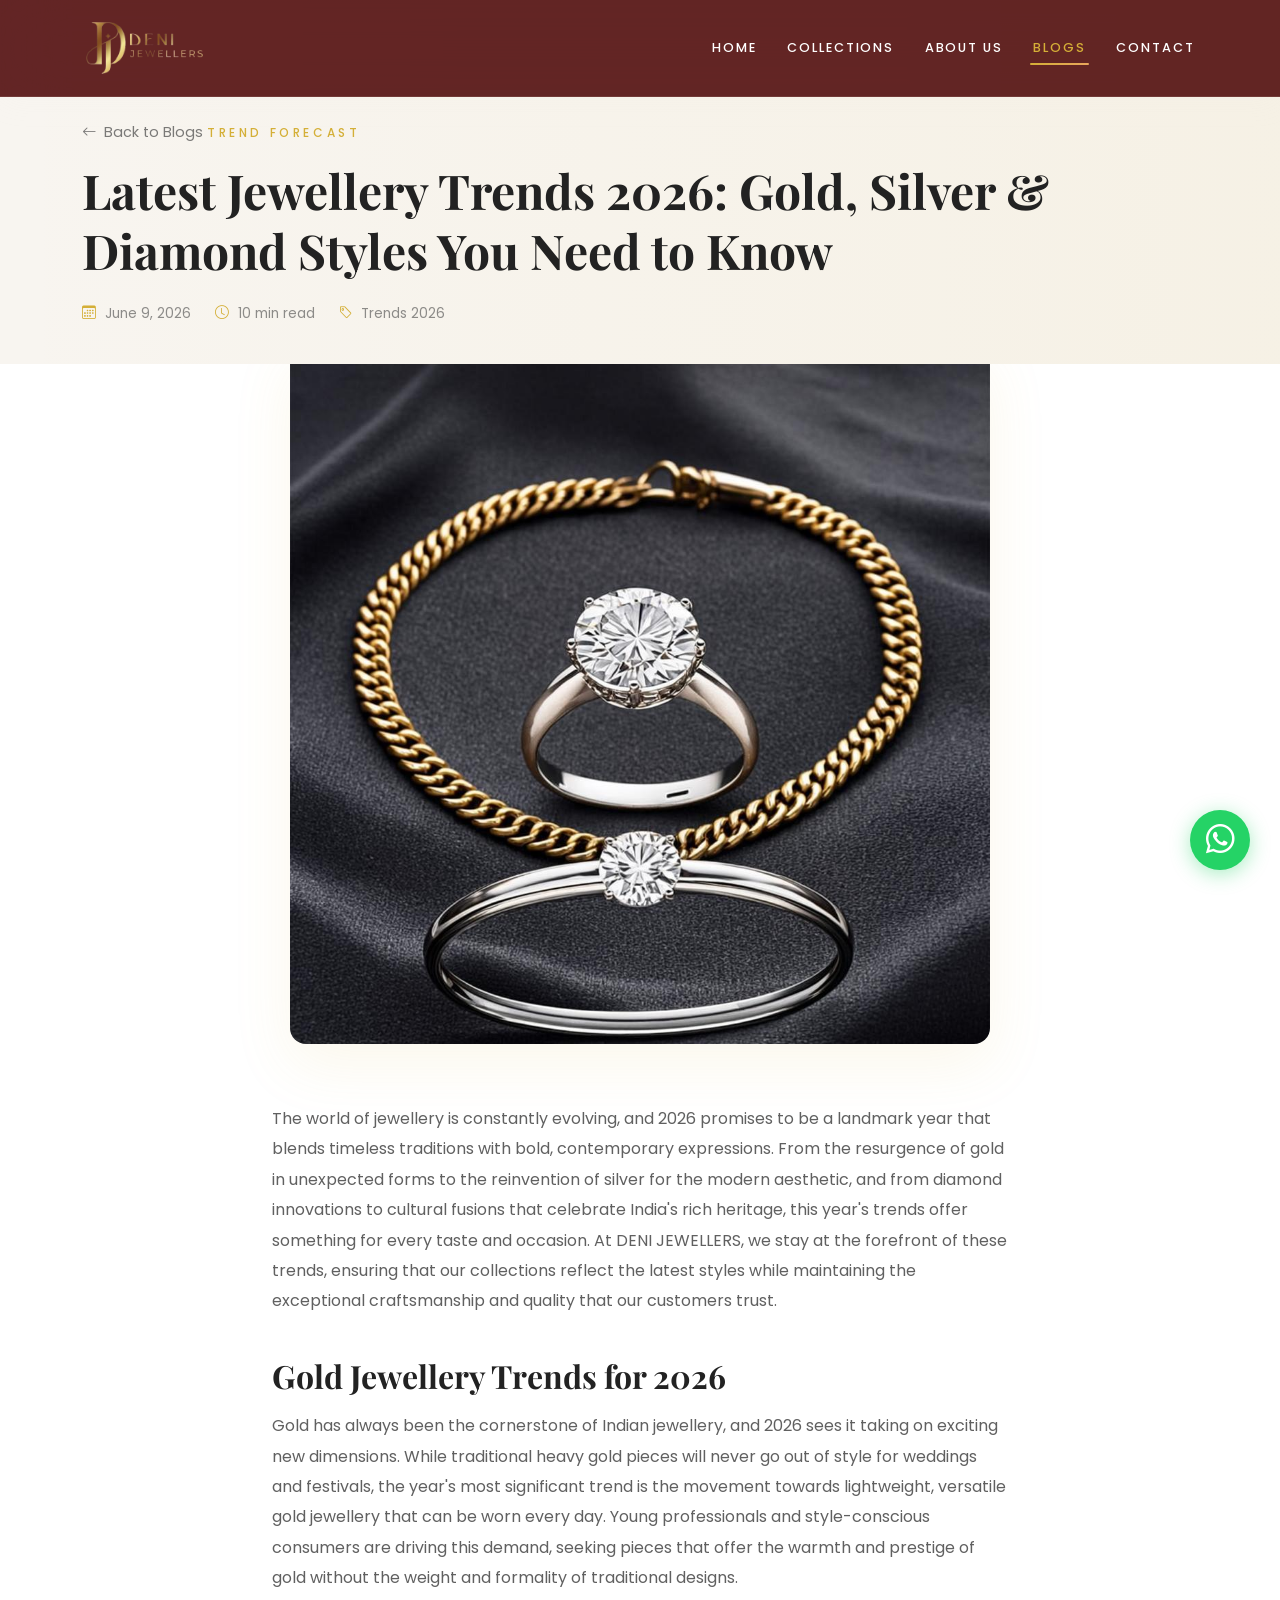
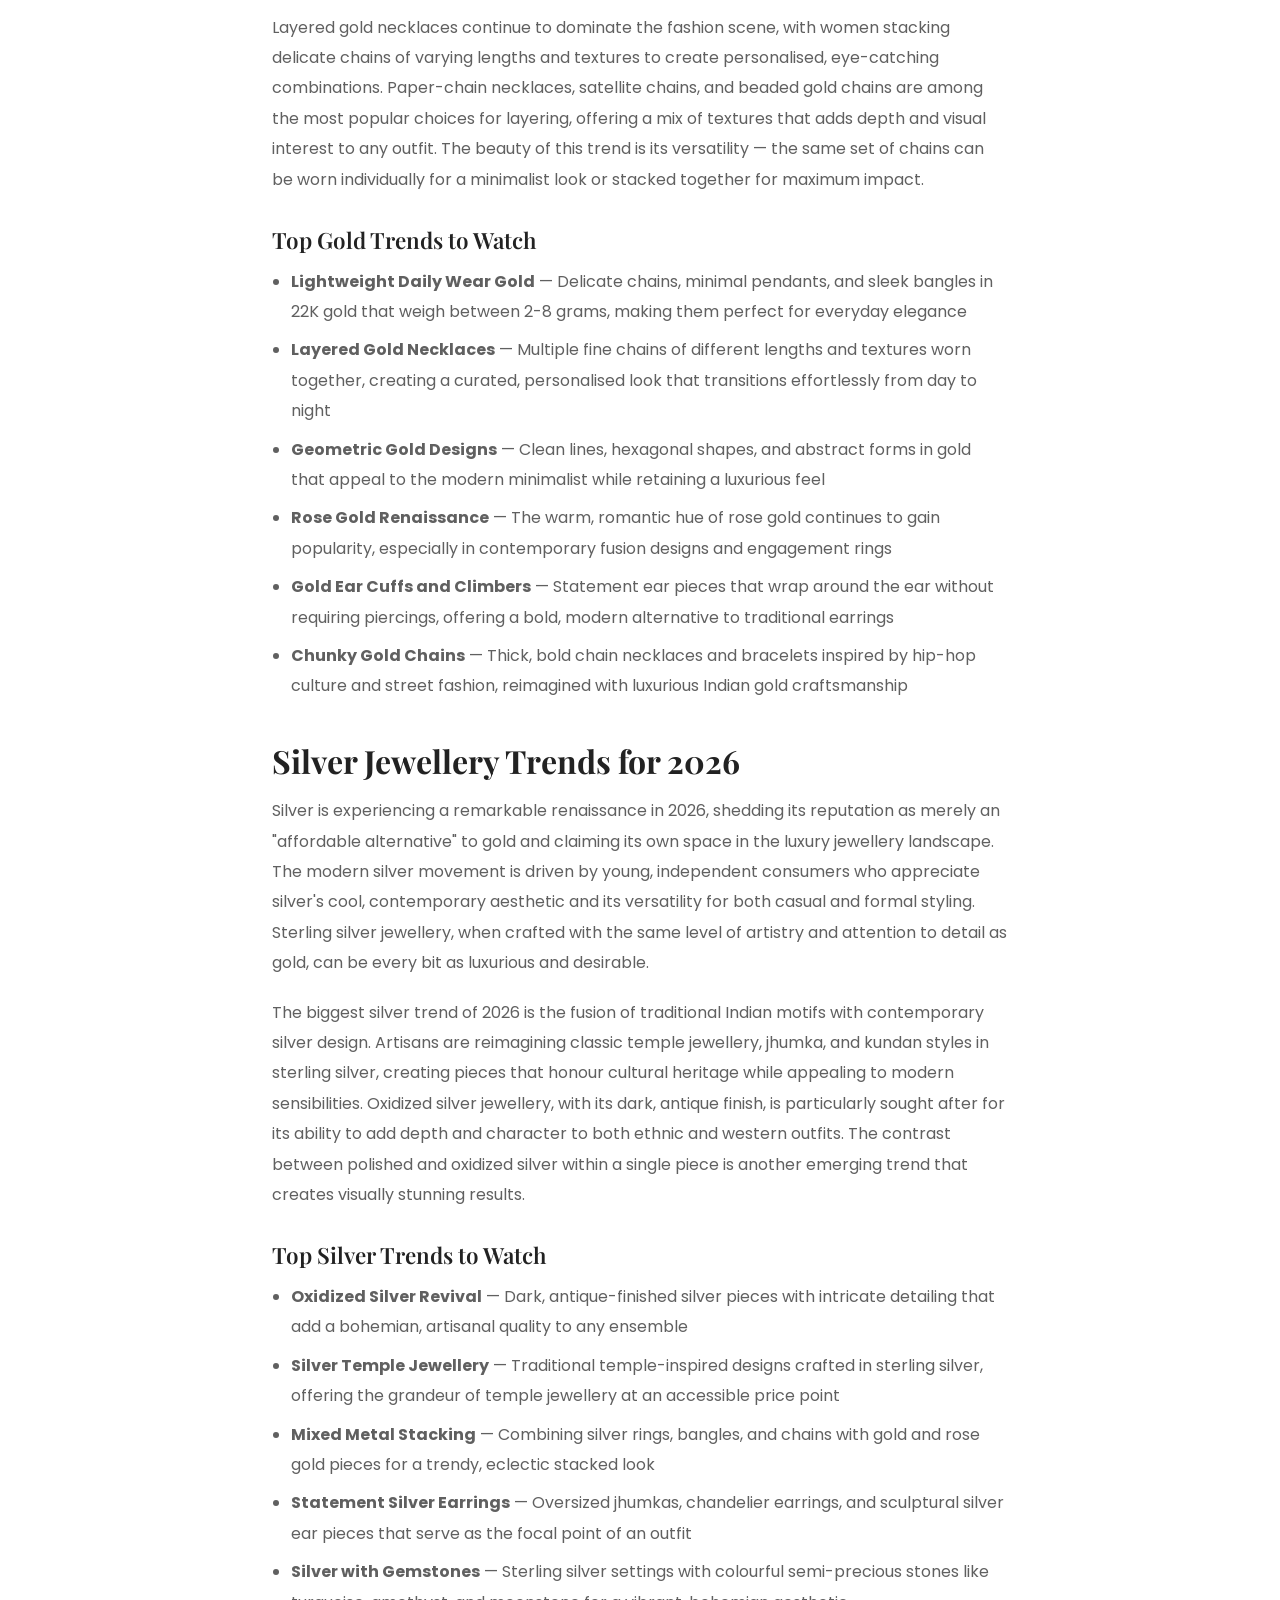
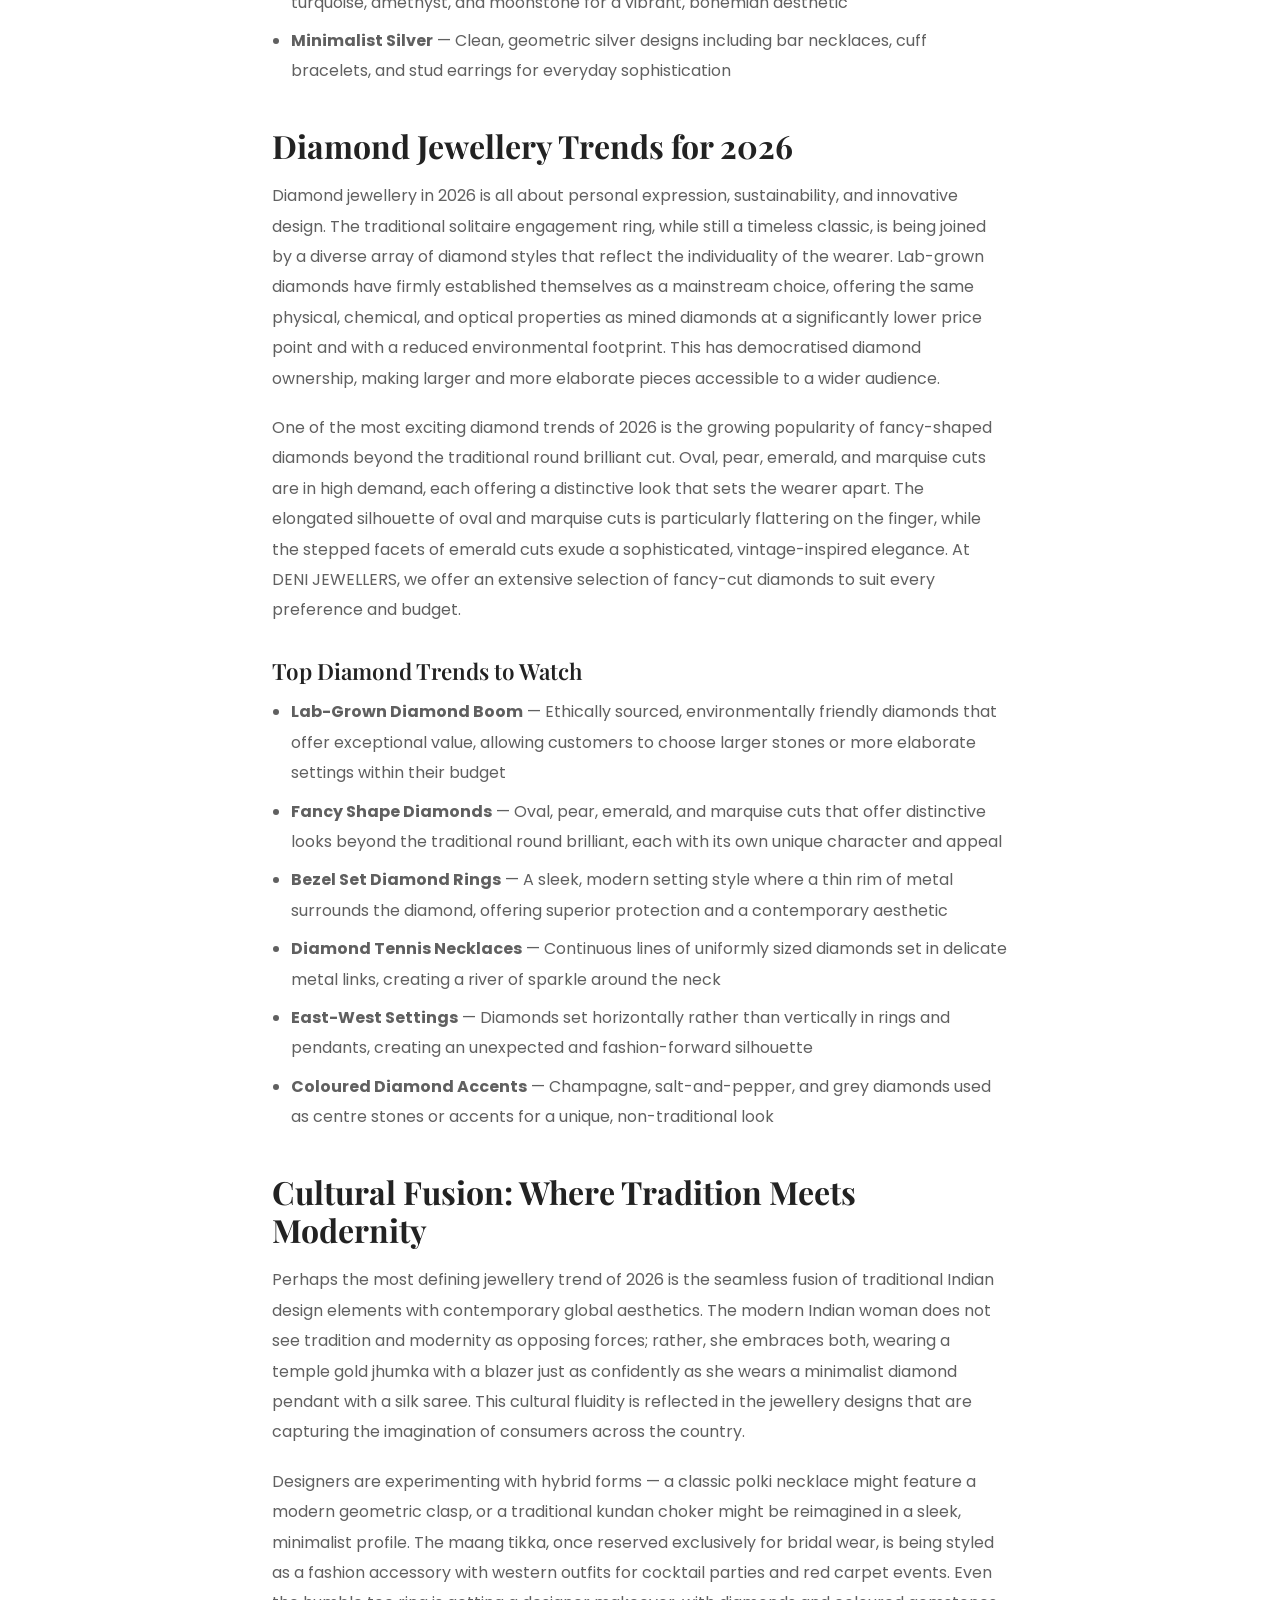
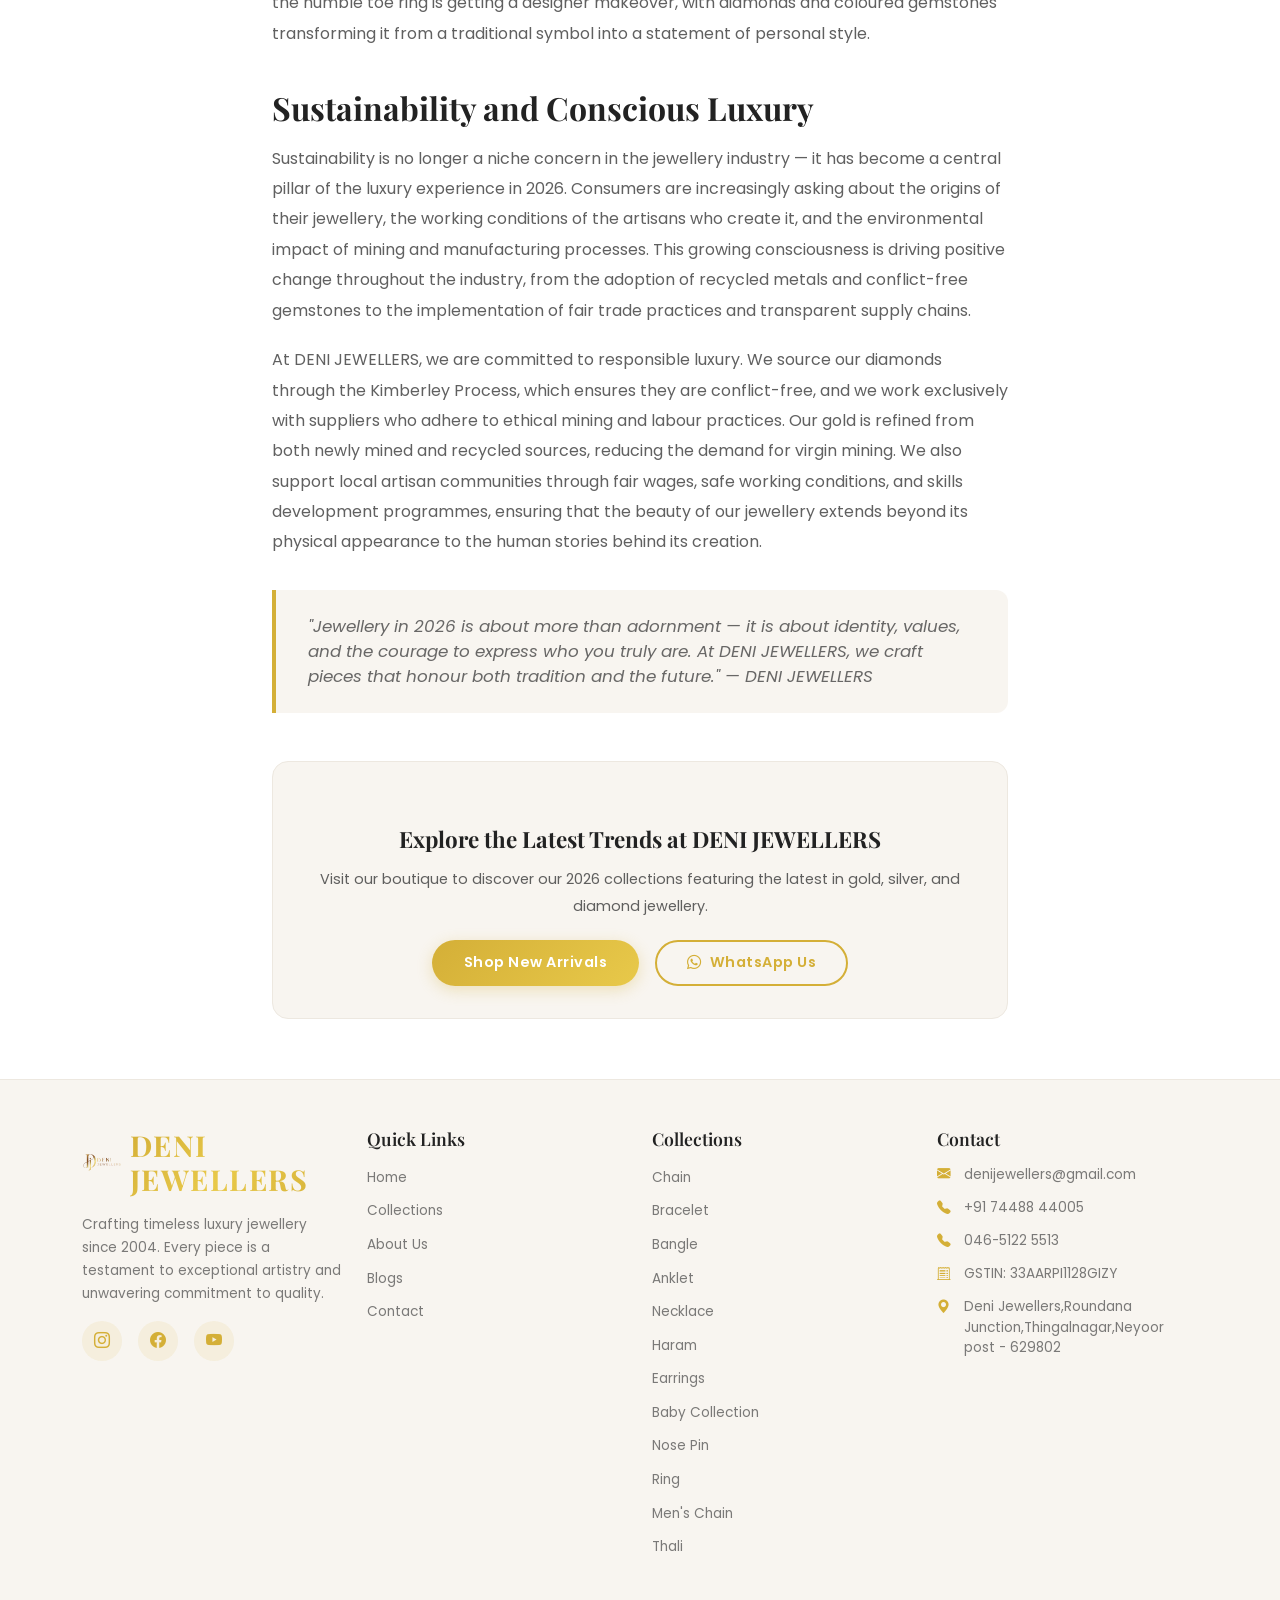
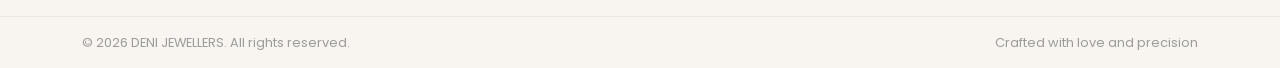
<file: blog-latest-trends-2026.html>
<!DOCTYPE html>
<html lang="en">
<head>
  <meta charset="UTF-8">
  <meta name="viewport" content="width=device-width, initial-scale=1.0">
  <title>Latest Jewellery Trends 2026 | Popular Gold Designs</title>
  <meta name="description" content="Discover the hottest jewellery trends of 2026 — from gold and silver to diamond designs. Expert trend insights by DENI JEWELLERS.">
  <meta name="keywords" content="Jewellery Trends 2026, Latest Gold Jewellery Designs, Modern Jewellery, Bridal Jewellery Trends, Trending Gold Designs">
  <link href="https://cdn.jsdelivr.net/npm/bootstrap@5.3.3/dist/css/bootstrap.min.css" rel="stylesheet">
  <link href="https://cdn.jsdelivr.net/npm/bootstrap-icons@1.11.3/font/bootstrap-icons.min.css" rel="stylesheet">
  <link rel="preconnect" href="https://fonts.googleapis.com">
  <link rel="preconnect" href="https://fonts.gstatic.com" crossorigin>
  <link href="https://fonts.googleapis.com/css2?family=Playfair+Display:ital,wght@0,400;0,500;0,600;0,700;0,800;0,900;1,400;1,500;1,600;1,700&family=Poppins:wght@300;400;500;600;700&display=swap" rel="stylesheet">
  <link rel="stylesheet" href="css/styles.css">
  <link rel="icon" type="image/png" href="Favicon.png">
</head>
<body>

  <!-- Navbar -->
  <nav class="navbar navbar-expand-lg fixed-top scrolled" id="mainNav">
    <div class="container">
      <a class="navbar-brand" href="index.html"><img src="images/Deni logo.png" alt="DENI JEWELLERS" class="nav-logo"></a>
      <button class="navbar-toggler" type="button" data-bs-toggle="offcanvas" data-bs-target="#mobileMenu" aria-controls="mobileMenu" aria-label="Toggle navigation"><span class="navbar-toggler-icon"></span></button>
      <div class="collapse navbar-collapse justify-content-end" id="navbarNav">
        <ul class="navbar-nav gap-lg-4 align-items-center">
          <li class="nav-item"><a class="nav-link" href="index.html">Home</a></li>
          <li class="nav-item"><a class="nav-link" href="collections.html">Collections</a></li>
          <li class="nav-item"><a class="nav-link" href="about.html">About Us</a></li>
          <li class="nav-item"><a class="nav-link active" href="blogs.html">Blogs</a></li>
          <li class="nav-item"><a class="nav-link" href="contact.html">Contact</a></li>
        </ul>
      </div>
    </div>
  </nav>

  <!-- Mobile Offcanvas -->
  <div class="offcanvas offcanvas-end" tabindex="-1" id="mobileMenu">
    <div class="offcanvas-header"><img src="images/Deni logo.png" alt="DENI JEWELLERS" class="nav-logo"><button type="button" class="btn-close" data-bs-dismiss="offcanvas" aria-label="Close"></button></div>
    <div class="offcanvas-body">
      <ul class="nav flex-column gap-3">
        <li><a class="nav-link-mobile" href="index.html">Home</a></li>
        <li><a class="nav-link-mobile" href="collections.html">Collections</a></li>
        <li><a class="nav-link-mobile" href="about.html">About Us</a></li>
        <li><a class="nav-link-mobile active" href="blogs.html">Blogs</a></li>
        <li><a class="nav-link-mobile" href="contact.html">Contact</a></li>
      </ul>
    </div>
  </div>

  <!-- Blog Article Header -->
  <section class="blog-article-header">
    <div class="container position-relative" style="z-index:1;">
      <a href="blogs.html" class="btn-back mb-3 d-inline-block"><i class="bi bi-arrow-left me-2"></i>Back to Blogs</a>
      <p class="blog-article-tag">Trend Forecast</p>
      <h1 class="blog-article-title">Latest Jewellery Trends 2026: Gold, Silver & Diamond Styles You Need to Know</h1>
      <div class="blog-article-meta">
        <span><i class="bi bi-calendar3"></i> June 9, 2026</span>
        <span><i class="bi bi-clock"></i> 10 min read</span>
        <span><i class="bi bi-tag"></i> Trends 2026</span>
      </div>
    </div>
  </section>

  <!-- Featured Image -->
  <div class="container">
    <div class="blog-article-featured-img" style="margin-top: -20px; max-width: 700px; margin-left: auto; margin-right: auto;">
      <img src="images/blog-trends-2026.png" alt="Latest Jewellery Trends 2026">
    </div>
  </div>

  <!-- Blog Article Content -->
  <div class="container">
    <div class="row justify-content-center">
      <div class="col-lg-8">
        <article class="blog-article-content">

          <p>The world of jewellery is constantly evolving, and 2026 promises to be a landmark year that blends timeless traditions with bold, contemporary expressions. From the resurgence of gold in unexpected forms to the reinvention of silver for the modern aesthetic, and from diamond innovations to cultural fusions that celebrate India's rich heritage, this year's trends offer something for every taste and occasion. At DENI JEWELLERS, we stay at the forefront of these trends, ensuring that our collections reflect the latest styles while maintaining the exceptional craftsmanship and quality that our customers trust.</p>

          <h2>Gold Jewellery Trends for 2026</h2>
          <p>Gold has always been the cornerstone of Indian jewellery, and 2026 sees it taking on exciting new dimensions. While traditional heavy gold pieces will never go out of style for weddings and festivals, the year's most significant trend is the movement towards lightweight, versatile gold jewellery that can be worn every day. Young professionals and style-conscious consumers are driving this demand, seeking pieces that offer the warmth and prestige of gold without the weight and formality of traditional designs.</p>
          <p>Layered gold necklaces continue to dominate the fashion scene, with women stacking delicate chains of varying lengths and textures to create personalised, eye-catching combinations. Paper-chain necklaces, satellite chains, and beaded gold chains are among the most popular choices for layering, offering a mix of textures that adds depth and visual interest to any outfit. The beauty of this trend is its versatility — the same set of chains can be worn individually for a minimalist look or stacked together for maximum impact.</p>

          <h3>Top Gold Trends to Watch</h3>
          <ul>
            <li><strong>Lightweight Daily Wear Gold</strong> — Delicate chains, minimal pendants, and sleek bangles in 22K gold that weigh between 2-8 grams, making them perfect for everyday elegance</li>
            <li><strong>Layered Gold Necklaces</strong> — Multiple fine chains of different lengths and textures worn together, creating a curated, personalised look that transitions effortlessly from day to night</li>
            <li><strong>Geometric Gold Designs</strong> — Clean lines, hexagonal shapes, and abstract forms in gold that appeal to the modern minimalist while retaining a luxurious feel</li>
            <li><strong>Rose Gold Renaissance</strong> — The warm, romantic hue of rose gold continues to gain popularity, especially in contemporary fusion designs and engagement rings</li>
            <li><strong>Gold Ear Cuffs and Climbers</strong> — Statement ear pieces that wrap around the ear without requiring piercings, offering a bold, modern alternative to traditional earrings</li>
            <li><strong>Chunky Gold Chains</strong> — Thick, bold chain necklaces and bracelets inspired by hip-hop culture and street fashion, reimagined with luxurious Indian gold craftsmanship</li>
          </ul>

          <h2>Silver Jewellery Trends for 2026</h2>
          <p>Silver is experiencing a remarkable renaissance in 2026, shedding its reputation as merely an "affordable alternative" to gold and claiming its own space in the luxury jewellery landscape. The modern silver movement is driven by young, independent consumers who appreciate silver's cool, contemporary aesthetic and its versatility for both casual and formal styling. Sterling silver jewellery, when crafted with the same level of artistry and attention to detail as gold, can be every bit as luxurious and desirable.</p>
          <p>The biggest silver trend of 2026 is the fusion of traditional Indian motifs with contemporary silver design. Artisans are reimagining classic temple jewellery, jhumka, and kundan styles in sterling silver, creating pieces that honour cultural heritage while appealing to modern sensibilities. Oxidized silver jewellery, with its dark, antique finish, is particularly sought after for its ability to add depth and character to both ethnic and western outfits. The contrast between polished and oxidized silver within a single piece is another emerging trend that creates visually stunning results.</p>

          <h3>Top Silver Trends to Watch</h3>
          <ul>
            <li><strong>Oxidized Silver Revival</strong> — Dark, antique-finished silver pieces with intricate detailing that add a bohemian, artisanal quality to any ensemble</li>
            <li><strong>Silver Temple Jewellery</strong> — Traditional temple-inspired designs crafted in sterling silver, offering the grandeur of temple jewellery at an accessible price point</li>
            <li><strong>Mixed Metal Stacking</strong> — Combining silver rings, bangles, and chains with gold and rose gold pieces for a trendy, eclectic stacked look</li>
            <li><strong>Statement Silver Earrings</strong> — Oversized jhumkas, chandelier earrings, and sculptural silver ear pieces that serve as the focal point of an outfit</li>
            <li><strong>Silver with Gemstones</strong> — Sterling silver settings with colourful semi-precious stones like turquoise, amethyst, and moonstone for a vibrant, bohemian aesthetic</li>
            <li><strong>Minimalist Silver</strong> — Clean, geometric silver designs including bar necklaces, cuff bracelets, and stud earrings for everyday sophistication</li>
          </ul>

          <h2>Diamond Jewellery Trends for 2026</h2>
          <p>Diamond jewellery in 2026 is all about personal expression, sustainability, and innovative design. The traditional solitaire engagement ring, while still a timeless classic, is being joined by a diverse array of diamond styles that reflect the individuality of the wearer. Lab-grown diamonds have firmly established themselves as a mainstream choice, offering the same physical, chemical, and optical properties as mined diamonds at a significantly lower price point and with a reduced environmental footprint. This has democratised diamond ownership, making larger and more elaborate pieces accessible to a wider audience.</p>
          <p>One of the most exciting diamond trends of 2026 is the growing popularity of fancy-shaped diamonds beyond the traditional round brilliant cut. Oval, pear, emerald, and marquise cuts are in high demand, each offering a distinctive look that sets the wearer apart. The elongated silhouette of oval and marquise cuts is particularly flattering on the finger, while the stepped facets of emerald cuts exude a sophisticated, vintage-inspired elegance. At DENI JEWELLERS, we offer an extensive selection of fancy-cut diamonds to suit every preference and budget.</p>

          <h3>Top Diamond Trends to Watch</h3>
          <ul>
            <li><strong>Lab-Grown Diamond Boom</strong> — Ethically sourced, environmentally friendly diamonds that offer exceptional value, allowing customers to choose larger stones or more elaborate settings within their budget</li>
            <li><strong>Fancy Shape Diamonds</strong> — Oval, pear, emerald, and marquise cuts that offer distinctive looks beyond the traditional round brilliant, each with its own unique character and appeal</li>
            <li><strong>Bezel Set Diamond Rings</strong> — A sleek, modern setting style where a thin rim of metal surrounds the diamond, offering superior protection and a contemporary aesthetic</li>
            <li><strong>Diamond Tennis Necklaces</strong> — Continuous lines of uniformly sized diamonds set in delicate metal links, creating a river of sparkle around the neck</li>
            <li><strong>East-West Settings</strong> — Diamonds set horizontally rather than vertically in rings and pendants, creating an unexpected and fashion-forward silhouette</li>
            <li><strong>Coloured Diamond Accents</strong> — Champagne, salt-and-pepper, and grey diamonds used as centre stones or accents for a unique, non-traditional look</li>
          </ul>

          <h2>Cultural Fusion: Where Tradition Meets Modernity</h2>
          <p>Perhaps the most defining jewellery trend of 2026 is the seamless fusion of traditional Indian design elements with contemporary global aesthetics. The modern Indian woman does not see tradition and modernity as opposing forces; rather, she embraces both, wearing a temple gold jhumka with a blazer just as confidently as she wears a minimalist diamond pendant with a silk saree. This cultural fluidity is reflected in the jewellery designs that are capturing the imagination of consumers across the country.</p>
          <p>Designers are experimenting with hybrid forms — a classic polki necklace might feature a modern geometric clasp, or a traditional kundan choker might be reimagined in a sleek, minimalist profile. The maang tikka, once reserved exclusively for bridal wear, is being styled as a fashion accessory with western outfits for cocktail parties and red carpet events. Even the humble toe ring is getting a designer makeover, with diamonds and coloured gemstones transforming it from a traditional symbol into a statement of personal style.</p>

          <h2>Sustainability and Conscious Luxury</h2>
          <p>Sustainability is no longer a niche concern in the jewellery industry — it has become a central pillar of the luxury experience in 2026. Consumers are increasingly asking about the origins of their jewellery, the working conditions of the artisans who create it, and the environmental impact of mining and manufacturing processes. This growing consciousness is driving positive change throughout the industry, from the adoption of recycled metals and conflict-free gemstones to the implementation of fair trade practices and transparent supply chains.</p>
          <p>At DENI JEWELLERS, we are committed to responsible luxury. We source our diamonds through the Kimberley Process, which ensures they are conflict-free, and we work exclusively with suppliers who adhere to ethical mining and labour practices. Our gold is refined from both newly mined and recycled sources, reducing the demand for virgin mining. We also support local artisan communities through fair wages, safe working conditions, and skills development programmes, ensuring that the beauty of our jewellery extends beyond its physical appearance to the human stories behind its creation.</p>

          <blockquote>"Jewellery in 2026 is about more than adornment — it is about identity, values, and the courage to express who you truly are. At DENI JEWELLERS, we craft pieces that honour both tradition and the future." — DENI JEWELLERS</blockquote>

          <!-- CTA Box -->
          <div class="blog-cta-box">
            <h3>Explore the Latest Trends at DENI JEWELLERS</h3>
            <p>Visit our boutique to discover our 2026 collections featuring the latest in gold, silver, and diamond jewellery.</p>
            <div class="d-flex flex-wrap justify-content-center gap-3">
              <a href="collections.html" class="btn btn-luxury">Shop New Arrivals</a>
              <a href="https://wa.me/917448844005" target="_blank" rel="noopener noreferrer" class="btn btn-luxury-outline"><i class="bi bi-whatsapp me-2"></i>WhatsApp Us</a>
            </div>
          </div>

        </article>
      </div>
    </div>
  </div>

  <!-- Footer -->
  <footer class="site-footer">
    <div class="container py-5">
      <div class="row g-4">
        <div class="col-lg-3 mb-3 mb-lg-0">
          <div class="d-flex align-items-center gap-2 mb-3"><img src="images\Deni logo.png" alt="DENI JEWELLERS" class="footer-logo"><h3 class="brand-text mb-0">DENI JEWELLERS</h3></div>
          <p class="footer-text">Crafting timeless luxury jewellery since 2004. Every piece is a testament to exceptional artistry and unwavering commitment to quality.</p>
          <div class="d-flex gap-3 mt-3">
            <a href="https://www.instagram.com/deni_jewellers_mondaymarket?igsh=MWc0eXhvbDVtbXg4Ng==" class="social-icon" aria-label="Instagram"><i class="bi bi-instagram"></i></a>
            <a href="https://www.facebook.com/share/1BH4JmfHtx/" class="social-icon" aria-label="Facebook"><i class="bi bi-facebook"></i></a>
            <a href="https://youtube.com/@denijewellers?si=dCPI0h2RZP6Idxyl" class="social-icon" aria-label="Youtube"><i class="bi bi-youtube"></i></a>
          </div>
        </div>
        <div class="col-6 col-lg-3">
          <h4 class="footer-heading">Quick Links</h4>
          <ul class="footer-links">
            <li><a href="index.html">Home</a></li>
            <li><a href="collections.html">Collections</a></li>
            <li><a href="about.html">About Us</a></li>
            <li><a href="blogs.html">Blogs</a></li>
            <li><a href="contact.html">Contact</a></li>
          </ul>
        </div>
        <div class="col-6 col-lg-3">
          <h4 class="footer-heading">Collections</h4>
          <ul class="footer-links">
            <li><a href="collections.html">Chain</a></li>
            <li><a href="collections.html">Bracelet</a></li>
            <li><a href="collections.html">Bangle</a></li>
            <li><a href="collections.html">Anklet</a></li>
            <li><a href="collections.html">Necklace</a></li>
            <li><a href="collections.html">Haram</a></li>
            <li><a href="collections.html">Earrings</a></li>
            <li><a href="collections.html">Baby Collection</a></li>
            <li><a href="collections.html">Nose Pin</a></li>
            <li><a href="collections.html">Ring</a></li>
            <li><a href="collections.html">Men's Chain</a></li>
            <li><a href="collections.html">Thali</a></li>
          </ul>
        </div>
        <div class="col-lg-3">
          <h4 class="footer-heading">Contact</h4>
          <ul class="footer-contact">
            <li><i class="bi bi-envelope-fill me-2 text-gold"></i>denijewellers@gmail.com</li>
            <li><i class="bi bi-telephone-fill me-2 text-gold"></i>+91 74488 44005</li>
            <li><i class="bi bi-telephone-fill me-2 text-gold"></i>046-5122 5513</li>
            <li><i class="bi bi-receipt-cutoff me-2 text-gold"></i>GSTIN: 33AARPI1128GIZY</li>
            <li><i class="bi bi-geo-alt-fill me-2 text-gold"></i>Deni Jewellers,Roundana Junction,Thingalnagar,Neyoor post - 629802</li>
          </ul>
        </div>
      </div>
    </div>
    <div class="footer-bottom">
      <div class="container">
        <div class="row align-items-center py-3">
          <div class="col-sm-6 text-center text-sm-start"><p class="mb-0">&copy; 2026 DENI JEWELLERS. All rights reserved.</p></div>
          <div class="col-sm-6 text-center text-sm-end"><p class="mb-0">Crafted with love and precision</p></div>
        </div>
      </div>
    </div>
  </footer>

  <!-- Floating WhatsApp -->
  <a href="https://wa.me/917448844005" target="_blank" rel="noopener noreferrer" class="floating-whatsapp" aria-label="Chat on WhatsApp">
    <i class="bi bi-whatsapp"></i>
    <span class="whatsapp-tooltip">Chat with us!</span>
  </a>

  <script src="https://cdn.jsdelivr.net/npm/bootstrap@5.3.3/dist/js/bootstrap.bundle.min.js"></script>
  <script src="js/script.js"></script>
</body>
</html>
</file>
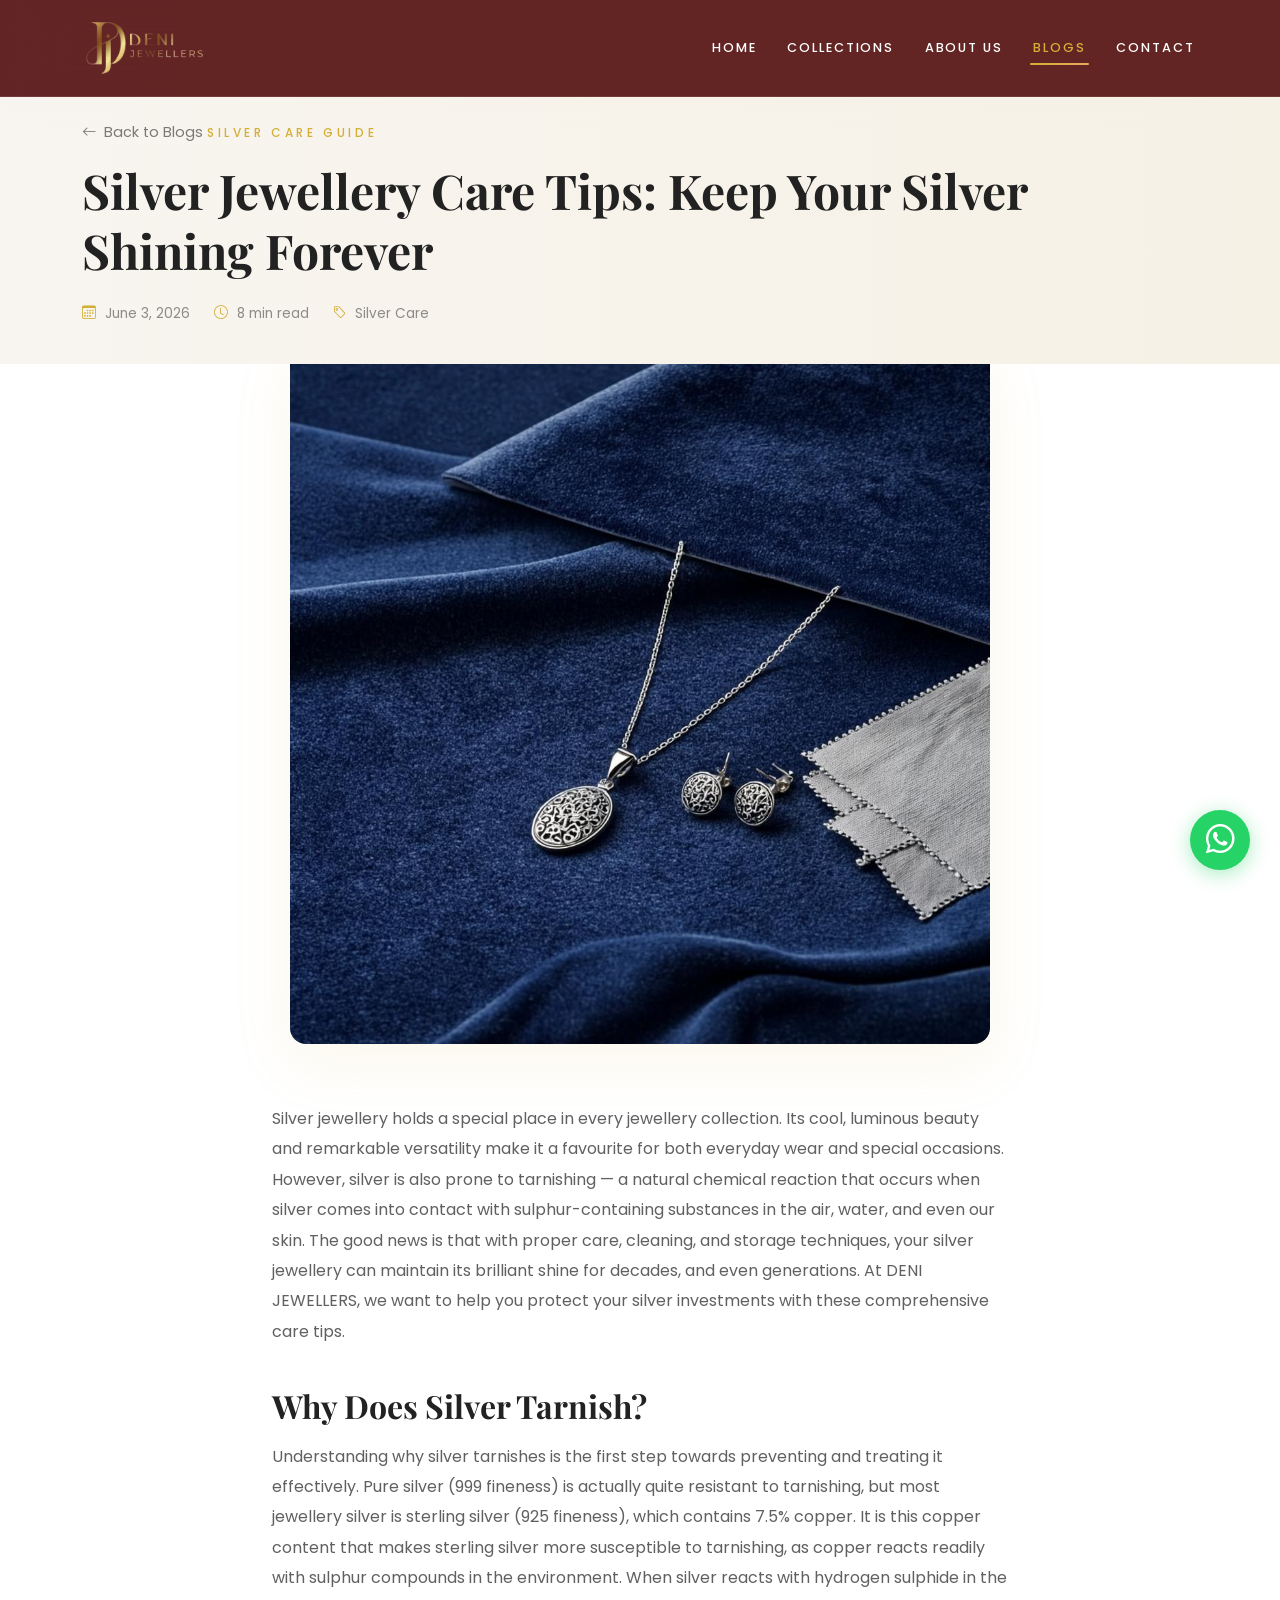
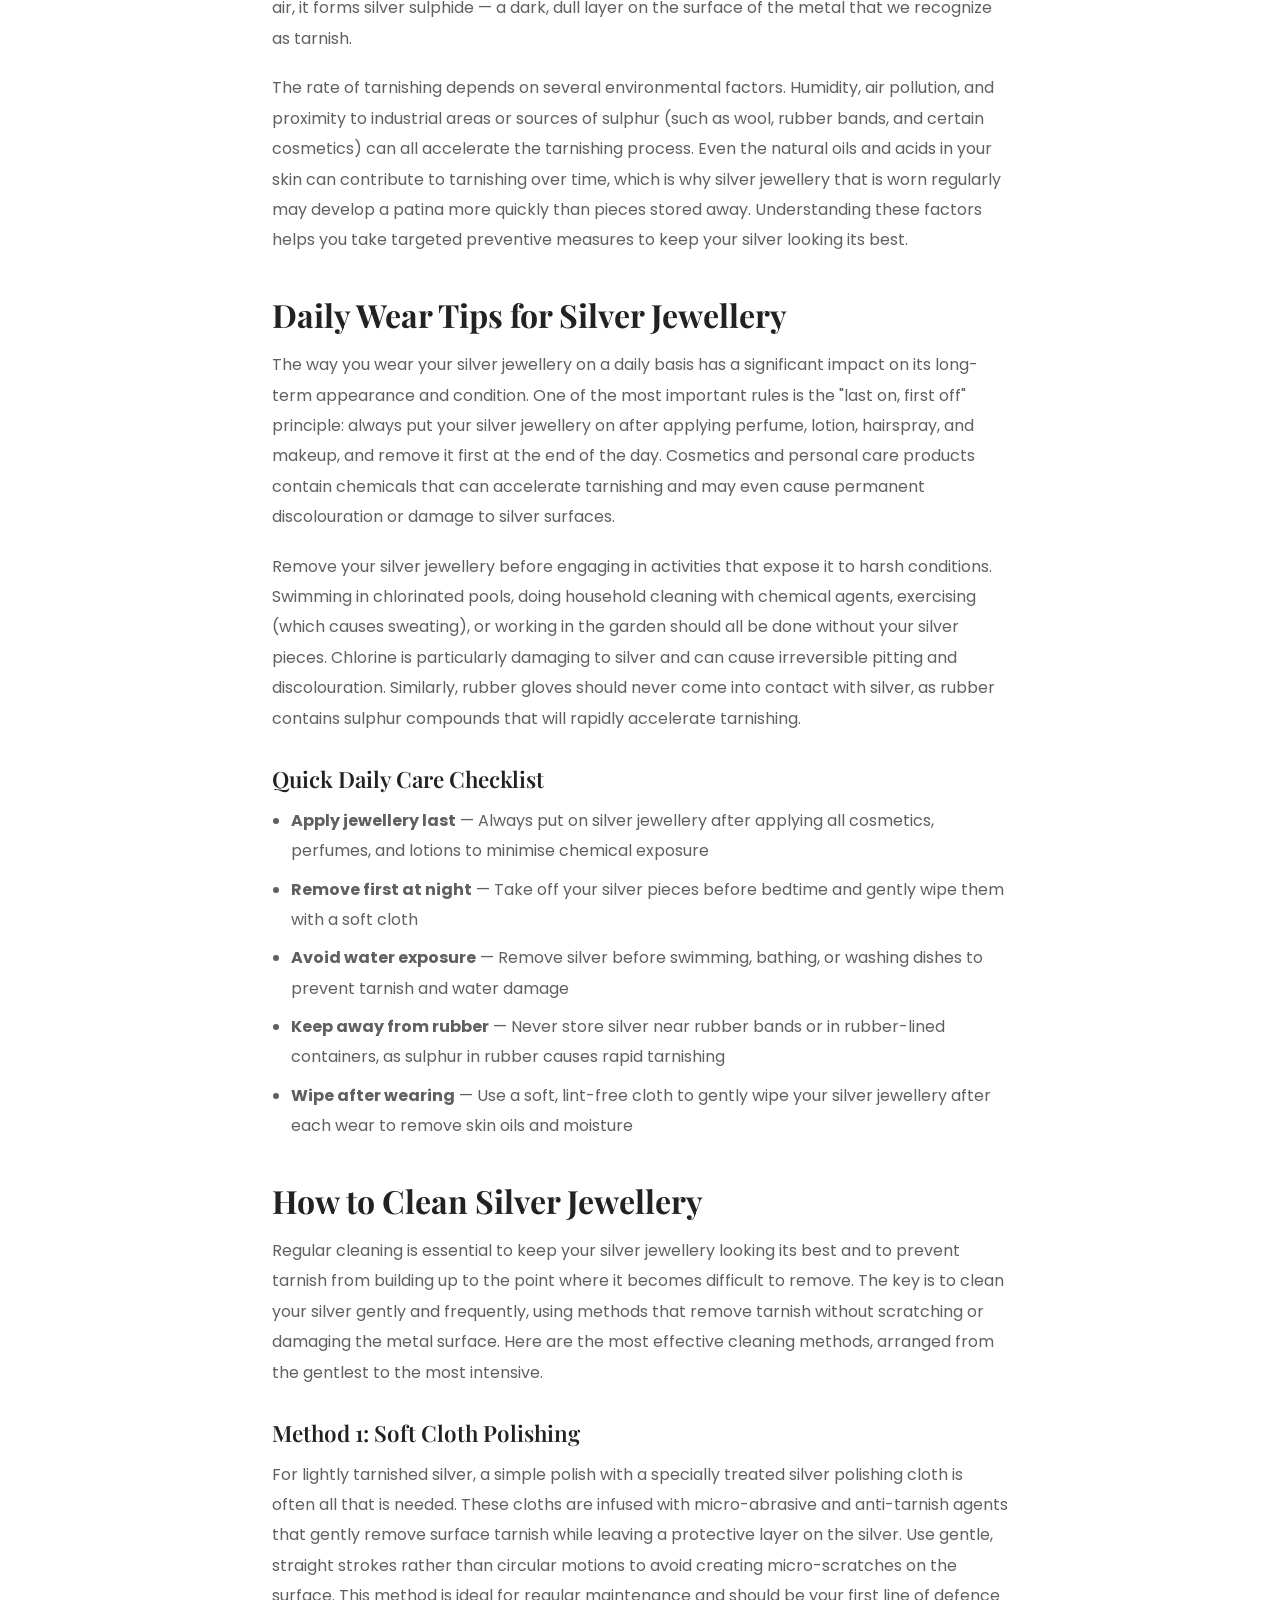
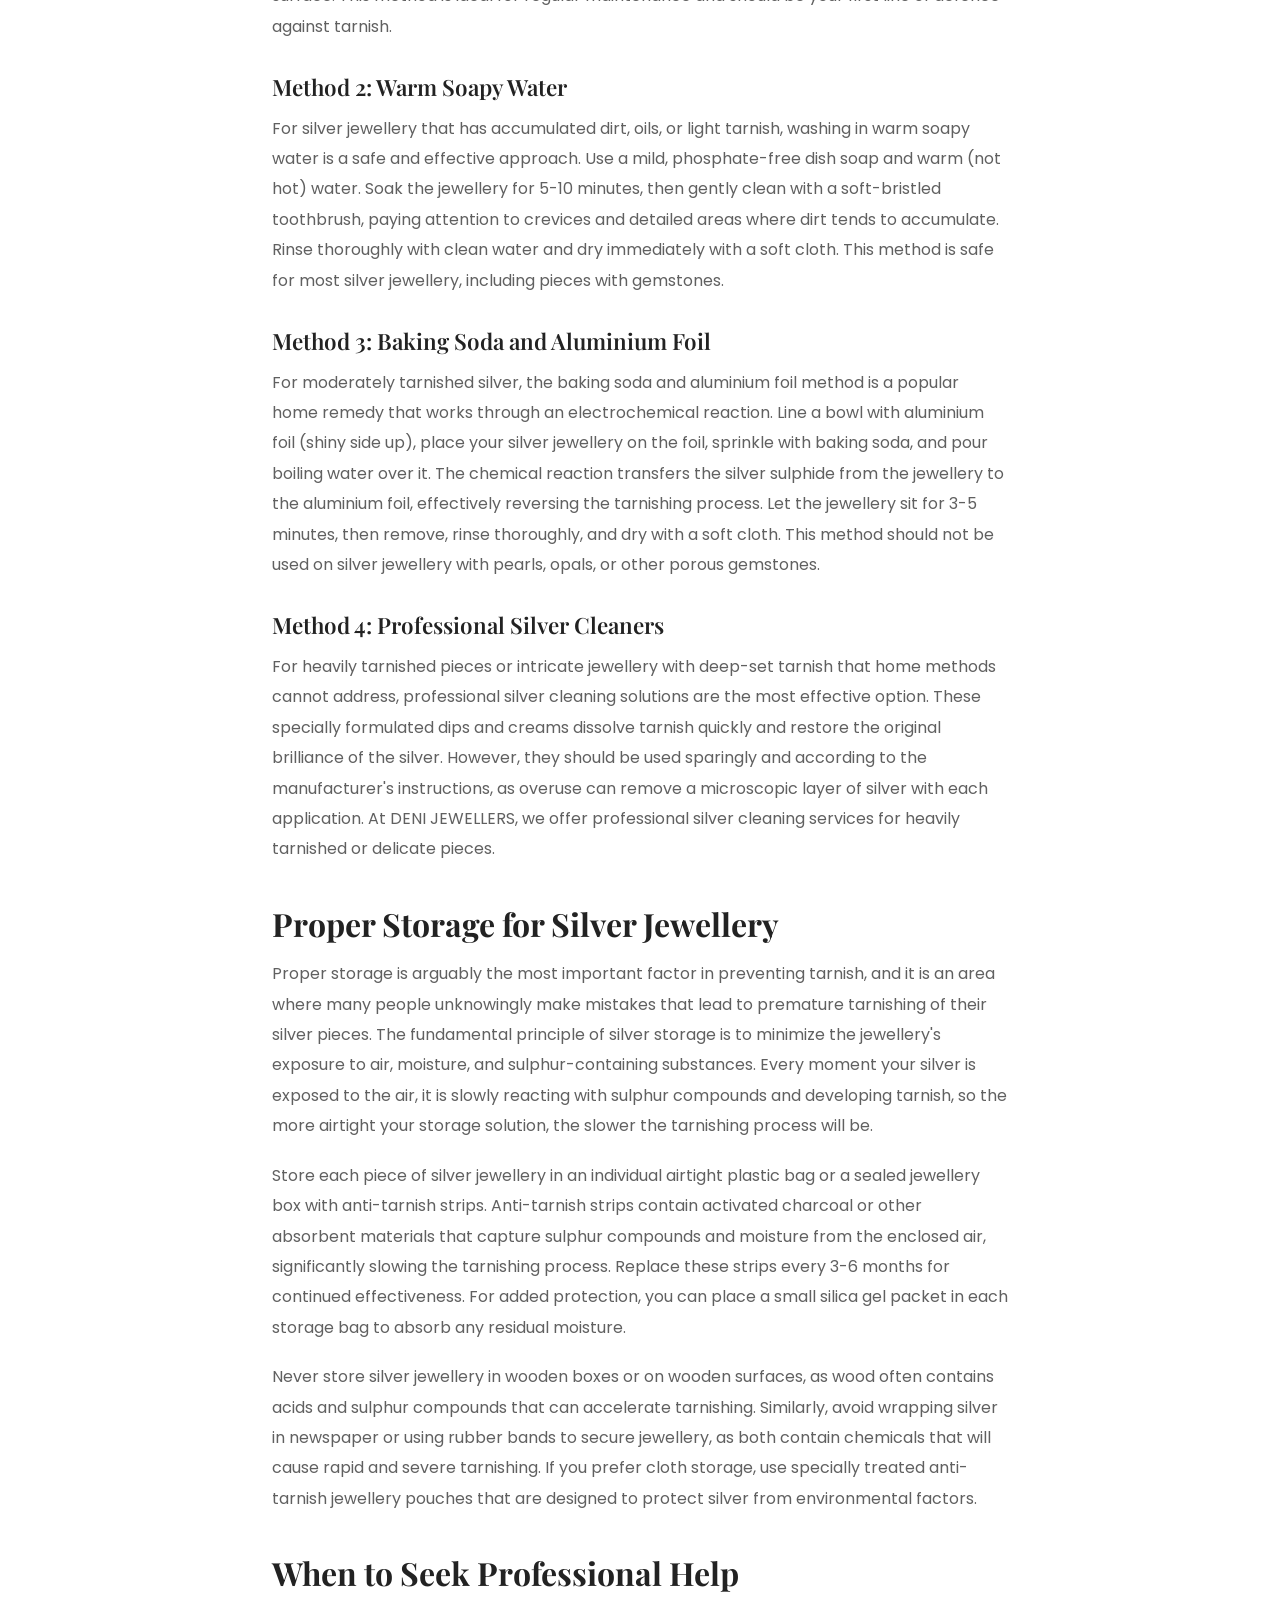
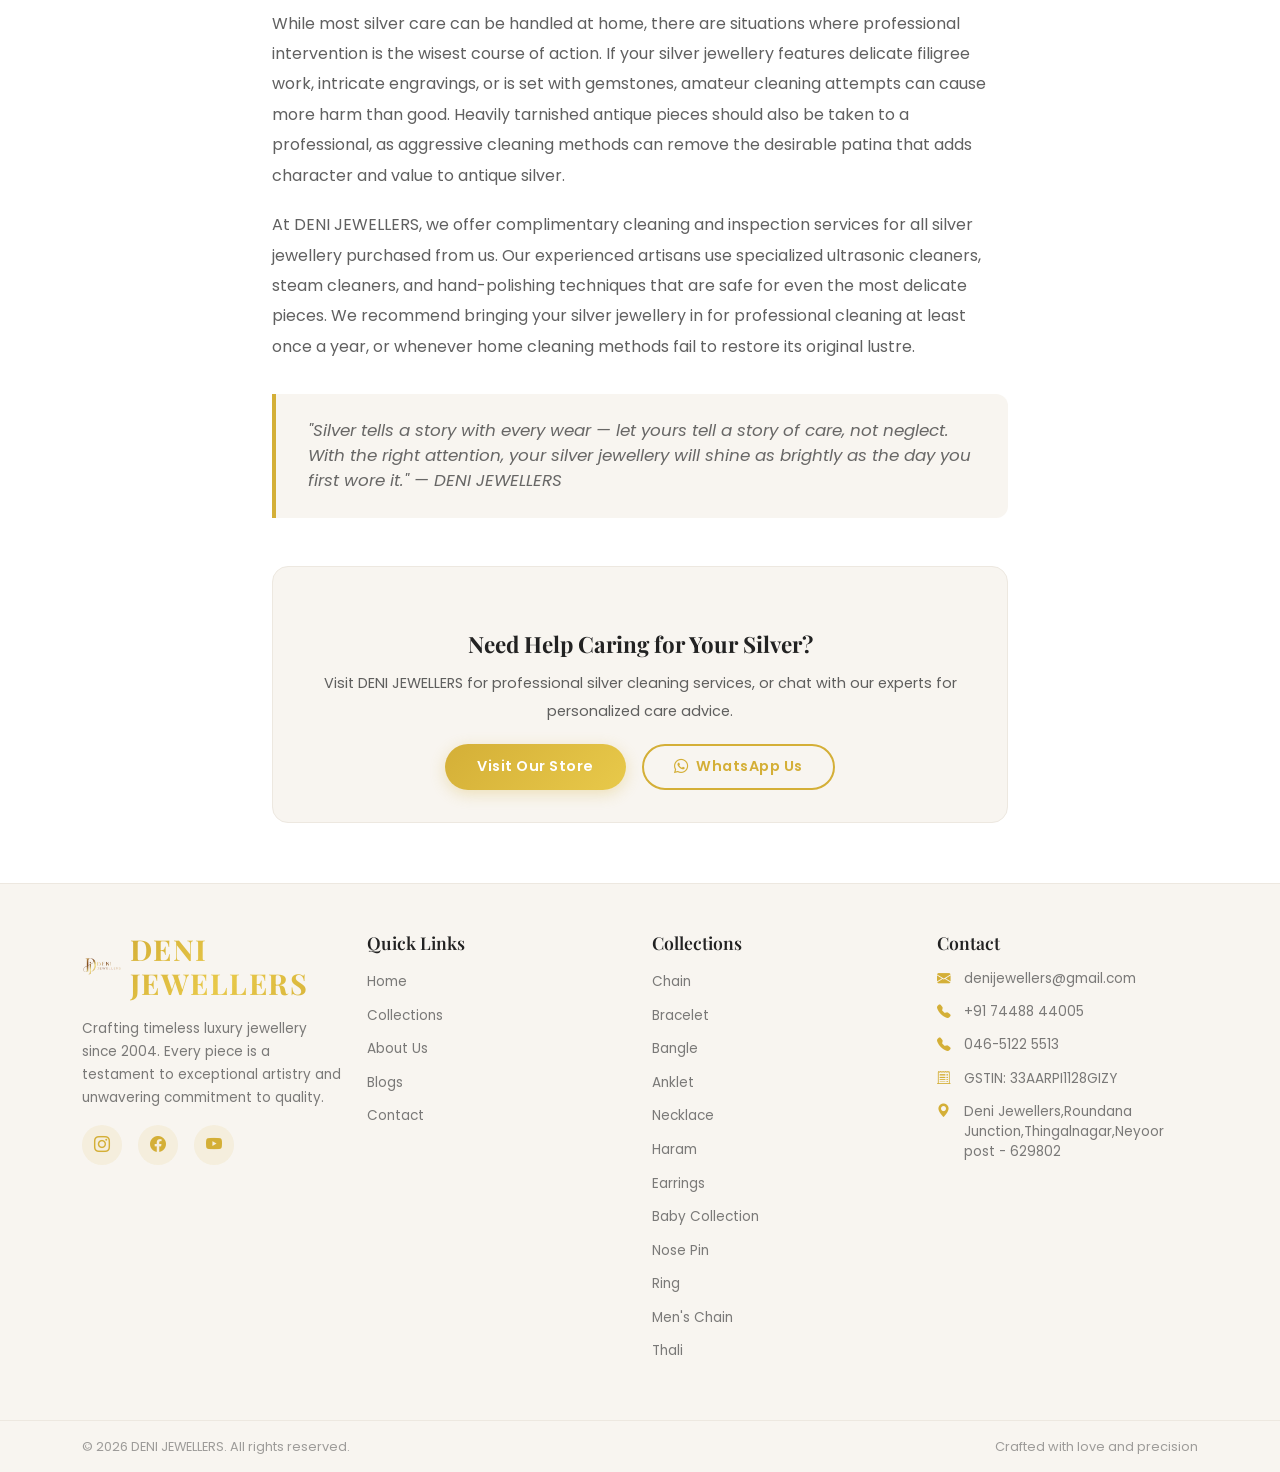
<file: blog-silver-jewellery-care.html>
<!DOCTYPE html>
<html lang="en">
<head>
  <meta charset="UTF-8">
  <meta name="viewport" content="width=device-width, initial-scale=1.0">
  <title>Silver Jewellery Care Guide | Cleaning & Maintenance Tips</title>
  <meta name="description" content="Expert tips for cleaning, storing, and maintaining your silver jewellery to keep it shining for years. Silver care guide by DENI JEWELLERS.">
  <meta name="keywords" content="Silver Jewellery Care, Silver Cleaning Tips, Jewellery Maintenance, Silver Jewellery Guide, Sterling Silver Care">
  <link href="https://cdn.jsdelivr.net/npm/bootstrap@5.3.3/dist/css/bootstrap.min.css" rel="stylesheet">
  <link href="https://cdn.jsdelivr.net/npm/bootstrap-icons@1.11.3/font/bootstrap-icons.min.css" rel="stylesheet">
  <link rel="preconnect" href="https://fonts.googleapis.com">
  <link rel="preconnect" href="https://fonts.gstatic.com" crossorigin>
  <link href="https://fonts.googleapis.com/css2?family=Playfair+Display:ital,wght@0,400;0,500;0,600;0,700;0,800;0,900;1,400;1,500;1,600;1,700&family=Poppins:wght@300;400;500;600;700&display=swap" rel="stylesheet">
  <link rel="stylesheet" href="css/styles.css">
  <link rel="icon" type="image/png" href="Favicon.png">
</head>
<body>

  <!-- Navbar -->
  <nav class="navbar navbar-expand-lg fixed-top scrolled" id="mainNav">
    <div class="container">
      <a class="navbar-brand" href="index.html"><img src="images/Deni logo.png" alt="DENI JEWELLERS" class="nav-logo"></a>
      <button class="navbar-toggler" type="button" data-bs-toggle="offcanvas" data-bs-target="#mobileMenu" aria-controls="mobileMenu" aria-label="Toggle navigation"><span class="navbar-toggler-icon"></span></button>
      <div class="collapse navbar-collapse justify-content-end" id="navbarNav">
        <ul class="navbar-nav gap-lg-4 align-items-center">
          <li class="nav-item"><a class="nav-link" href="index.html">Home</a></li>
          <li class="nav-item"><a class="nav-link" href="collections.html">Collections</a></li>
          <li class="nav-item"><a class="nav-link" href="about.html">About Us</a></li>
          <li class="nav-item"><a class="nav-link active" href="blogs.html">Blogs</a></li>
          <li class="nav-item"><a class="nav-link" href="contact.html">Contact</a></li>
        </ul>
      </div>
    </div>
  </nav>

  <!-- Mobile Offcanvas -->
  <div class="offcanvas offcanvas-end" tabindex="-1" id="mobileMenu">
    <div class="offcanvas-header"><img src="images/Deni logo.png" alt="DENI JEWELLERS" class="nav-logo"><button type="button" class="btn-close" data-bs-dismiss="offcanvas" aria-label="Close"></button></div>
    <div class="offcanvas-body">
      <ul class="nav flex-column gap-3">
        <li><a class="nav-link-mobile" href="index.html">Home</a></li>
        <li><a class="nav-link-mobile" href="collections.html">Collections</a></li>
        <li><a class="nav-link-mobile" href="about.html">About Us</a></li>
        <li><a class="nav-link-mobile active" href="blogs.html">Blogs</a></li>
        <li><a class="nav-link-mobile" href="contact.html">Contact</a></li>
      </ul>
    </div>
  </div>

  <!-- Blog Article Header -->
  <section class="blog-article-header">
    <div class="container position-relative" style="z-index:1;">
      <a href="blogs.html" class="btn-back mb-3 d-inline-block"><i class="bi bi-arrow-left me-2"></i>Back to Blogs</a>
      <p class="blog-article-tag">Silver Care Guide</p>
      <h1 class="blog-article-title">Silver Jewellery Care Tips: Keep Your Silver Shining Forever</h1>
      <div class="blog-article-meta">
        <span><i class="bi bi-calendar3"></i> June 3, 2026</span>
        <span><i class="bi bi-clock"></i> 8 min read</span>
        <span><i class="bi bi-tag"></i> Silver Care</span>
      </div>
    </div>
  </section>

  <!-- Featured Image -->
  <div class="container">
    <div class="blog-article-featured-img" style="margin-top: -20px; max-width: 700px; margin-left: auto; margin-right: auto;">
      <img src="images/blog-silver-care.png" alt="Silver Jewellery Care Tips">
    </div>
  </div>

  <!-- Blog Article Content -->
  <div class="container">
    <div class="row justify-content-center">
      <div class="col-lg-8">
        <article class="blog-article-content">

          <p>Silver jewellery holds a special place in every jewellery collection. Its cool, luminous beauty and remarkable versatility make it a favourite for both everyday wear and special occasions. However, silver is also prone to tarnishing — a natural chemical reaction that occurs when silver comes into contact with sulphur-containing substances in the air, water, and even our skin. The good news is that with proper care, cleaning, and storage techniques, your silver jewellery can maintain its brilliant shine for decades, and even generations. At DENI JEWELLERS, we want to help you protect your silver investments with these comprehensive care tips.</p>

          <h2>Why Does Silver Tarnish?</h2>
          <p>Understanding why silver tarnishes is the first step towards preventing and treating it effectively. Pure silver (999 fineness) is actually quite resistant to tarnishing, but most jewellery silver is sterling silver (925 fineness), which contains 7.5% copper. It is this copper content that makes sterling silver more susceptible to tarnishing, as copper reacts readily with sulphur compounds in the environment. When silver reacts with hydrogen sulphide in the air, it forms silver sulphide — a dark, dull layer on the surface of the metal that we recognize as tarnish.</p>
          <p>The rate of tarnishing depends on several environmental factors. Humidity, air pollution, and proximity to industrial areas or sources of sulphur (such as wool, rubber bands, and certain cosmetics) can all accelerate the tarnishing process. Even the natural oils and acids in your skin can contribute to tarnishing over time, which is why silver jewellery that is worn regularly may develop a patina more quickly than pieces stored away. Understanding these factors helps you take targeted preventive measures to keep your silver looking its best.</p>

          <h2>Daily Wear Tips for Silver Jewellery</h2>
          <p>The way you wear your silver jewellery on a daily basis has a significant impact on its long-term appearance and condition. One of the most important rules is the "last on, first off" principle: always put your silver jewellery on after applying perfume, lotion, hairspray, and makeup, and remove it first at the end of the day. Cosmetics and personal care products contain chemicals that can accelerate tarnishing and may even cause permanent discolouration or damage to silver surfaces.</p>
          <p>Remove your silver jewellery before engaging in activities that expose it to harsh conditions. Swimming in chlorinated pools, doing household cleaning with chemical agents, exercising (which causes sweating), or working in the garden should all be done without your silver pieces. Chlorine is particularly damaging to silver and can cause irreversible pitting and discolouration. Similarly, rubber gloves should never come into contact with silver, as rubber contains sulphur compounds that will rapidly accelerate tarnishing.</p>

          <h3>Quick Daily Care Checklist</h3>
          <ul>
            <li><strong>Apply jewellery last</strong> — Always put on silver jewellery after applying all cosmetics, perfumes, and lotions to minimise chemical exposure</li>
            <li><strong>Remove first at night</strong> — Take off your silver pieces before bedtime and gently wipe them with a soft cloth</li>
            <li><strong>Avoid water exposure</strong> — Remove silver before swimming, bathing, or washing dishes to prevent tarnish and water damage</li>
            <li><strong>Keep away from rubber</strong> — Never store silver near rubber bands or in rubber-lined containers, as sulphur in rubber causes rapid tarnishing</li>
            <li><strong>Wipe after wearing</strong> — Use a soft, lint-free cloth to gently wipe your silver jewellery after each wear to remove skin oils and moisture</li>
          </ul>

          <h2>How to Clean Silver Jewellery</h2>
          <p>Regular cleaning is essential to keep your silver jewellery looking its best and to prevent tarnish from building up to the point where it becomes difficult to remove. The key is to clean your silver gently and frequently, using methods that remove tarnish without scratching or damaging the metal surface. Here are the most effective cleaning methods, arranged from the gentlest to the most intensive.</p>

          <h3>Method 1: Soft Cloth Polishing</h3>
          <p>For lightly tarnished silver, a simple polish with a specially treated silver polishing cloth is often all that is needed. These cloths are infused with micro-abrasive and anti-tarnish agents that gently remove surface tarnish while leaving a protective layer on the silver. Use gentle, straight strokes rather than circular motions to avoid creating micro-scratches on the surface. This method is ideal for regular maintenance and should be your first line of defence against tarnish.</p>

          <h3>Method 2: Warm Soapy Water</h3>
          <p>For silver jewellery that has accumulated dirt, oils, or light tarnish, washing in warm soapy water is a safe and effective approach. Use a mild, phosphate-free dish soap and warm (not hot) water. Soak the jewellery for 5-10 minutes, then gently clean with a soft-bristled toothbrush, paying attention to crevices and detailed areas where dirt tends to accumulate. Rinse thoroughly with clean water and dry immediately with a soft cloth. This method is safe for most silver jewellery, including pieces with gemstones.</p>

          <h3>Method 3: Baking Soda and Aluminium Foil</h3>
          <p>For moderately tarnished silver, the baking soda and aluminium foil method is a popular home remedy that works through an electrochemical reaction. Line a bowl with aluminium foil (shiny side up), place your silver jewellery on the foil, sprinkle with baking soda, and pour boiling water over it. The chemical reaction transfers the silver sulphide from the jewellery to the aluminium foil, effectively reversing the tarnishing process. Let the jewellery sit for 3-5 minutes, then remove, rinse thoroughly, and dry with a soft cloth. This method should not be used on silver jewellery with pearls, opals, or other porous gemstones.</p>

          <h3>Method 4: Professional Silver Cleaners</h3>
          <p>For heavily tarnished pieces or intricate jewellery with deep-set tarnish that home methods cannot address, professional silver cleaning solutions are the most effective option. These specially formulated dips and creams dissolve tarnish quickly and restore the original brilliance of the silver. However, they should be used sparingly and according to the manufacturer's instructions, as overuse can remove a microscopic layer of silver with each application. At DENI JEWELLERS, we offer professional silver cleaning services for heavily tarnished or delicate pieces.</p>

          <h2>Proper Storage for Silver Jewellery</h2>
          <p>Proper storage is arguably the most important factor in preventing tarnish, and it is an area where many people unknowingly make mistakes that lead to premature tarnishing of their silver pieces. The fundamental principle of silver storage is to minimize the jewellery's exposure to air, moisture, and sulphur-containing substances. Every moment your silver is exposed to the air, it is slowly reacting with sulphur compounds and developing tarnish, so the more airtight your storage solution, the slower the tarnishing process will be.</p>
          <p>Store each piece of silver jewellery in an individual airtight plastic bag or a sealed jewellery box with anti-tarnish strips. Anti-tarnish strips contain activated charcoal or other absorbent materials that capture sulphur compounds and moisture from the enclosed air, significantly slowing the tarnishing process. Replace these strips every 3-6 months for continued effectiveness. For added protection, you can place a small silica gel packet in each storage bag to absorb any residual moisture.</p>
          <p>Never store silver jewellery in wooden boxes or on wooden surfaces, as wood often contains acids and sulphur compounds that can accelerate tarnishing. Similarly, avoid wrapping silver in newspaper or using rubber bands to secure jewellery, as both contain chemicals that will cause rapid and severe tarnishing. If you prefer cloth storage, use specially treated anti-tarnish jewellery pouches that are designed to protect silver from environmental factors.</p>

          <h2>When to Seek Professional Help</h2>
          <p>While most silver care can be handled at home, there are situations where professional intervention is the wisest course of action. If your silver jewellery features delicate filigree work, intricate engravings, or is set with gemstones, amateur cleaning attempts can cause more harm than good. Heavily tarnished antique pieces should also be taken to a professional, as aggressive cleaning methods can remove the desirable patina that adds character and value to antique silver.</p>
          <p>At DENI JEWELLERS, we offer complimentary cleaning and inspection services for all silver jewellery purchased from us. Our experienced artisans use specialized ultrasonic cleaners, steam cleaners, and hand-polishing techniques that are safe for even the most delicate pieces. We recommend bringing your silver jewellery in for professional cleaning at least once a year, or whenever home cleaning methods fail to restore its original lustre.</p>

          <blockquote>"Silver tells a story with every wear — let yours tell a story of care, not neglect. With the right attention, your silver jewellery will shine as brightly as the day you first wore it." — DENI JEWELLERS</blockquote>

          <!-- CTA Box -->
          <div class="blog-cta-box">
            <h3>Need Help Caring for Your Silver?</h3>
            <p>Visit DENI JEWELLERS for professional silver cleaning services, or chat with our experts for personalized care advice.</p>
            <div class="d-flex flex-wrap justify-content-center gap-3">
              <a href="contact.html" class="btn btn-luxury">Visit Our Store</a>
              <a href="https://wa.me/917448844005" target="_blank" rel="noopener noreferrer" class="btn btn-luxury-outline"><i class="bi bi-whatsapp me-2"></i>WhatsApp Us</a>
            </div>
          </div>

        </article>
      </div>
    </div>
  </div>

  <!-- Footer -->
  <footer class="site-footer">
    <div class="container py-5">
      <div class="row g-4">
        <div class="col-lg-3 mb-3 mb-lg-0">
          <div class="d-flex align-items-center gap-2 mb-3"><img src="images\Deni logo.png" alt="DENI JEWELLERS" class="footer-logo"><h3 class="brand-text mb-0">DENI JEWELLERS</h3></div>
          <p class="footer-text">Crafting timeless luxury jewellery since 2004. Every piece is a testament to exceptional artistry and unwavering commitment to quality.</p>
          <div class="d-flex gap-3 mt-3">
            <a href="https://www.instagram.com/deni_jewellers_mondaymarket?igsh=MWc0eXhvbDVtbXg4Ng==" class="social-icon" aria-label="Instagram"><i class="bi bi-instagram"></i></a>
            <a href="https://www.facebook.com/share/1BH4JmfHtx/" class="social-icon" aria-label="Facebook"><i class="bi bi-facebook"></i></a>
            <a href="https://youtube.com/@denijewellers?si=dCPI0h2RZP6Idxyl" class="social-icon" aria-label="Youtube"><i class="bi bi-youtube"></i></a>
          </div>
        </div>
        <div class="col-6 col-lg-3">
          <h4 class="footer-heading">Quick Links</h4>
          <ul class="footer-links">
            <li><a href="index.html">Home</a></li>
            <li><a href="collections.html">Collections</a></li>
            <li><a href="about.html">About Us</a></li>
            <li><a href="blogs.html">Blogs</a></li>
            <li><a href="contact.html">Contact</a></li>
          </ul>
        </div>
        <div class="col-6 col-lg-3">
          <h4 class="footer-heading">Collections</h4>
          <ul class="footer-links">
            <li><a href="collections.html">Chain</a></li>
            <li><a href="collections.html">Bracelet</a></li>
            <li><a href="collections.html">Bangle</a></li>
            <li><a href="collections.html">Anklet</a></li>
            <li><a href="collections.html">Necklace</a></li>
            <li><a href="collections.html">Haram</a></li>
            <li><a href="collections.html">Earrings</a></li>
            <li><a href="collections.html">Baby Collection</a></li>
            <li><a href="collections.html">Nose Pin</a></li>
            <li><a href="collections.html">Ring</a></li>
            <li><a href="collections.html">Men's Chain</a></li>
            <li><a href="collections.html">Thali</a></li>
          </ul>
        </div>
        <div class="col-lg-3">
          <h4 class="footer-heading">Contact</h4>
          <ul class="footer-contact">
            <li><i class="bi bi-envelope-fill me-2 text-gold"></i>denijewellers@gmail.com</li>
            <li><i class="bi bi-telephone-fill me-2 text-gold"></i>+91 74488 44005</li>
            <li><i class="bi bi-telephone-fill me-2 text-gold"></i>046-5122 5513</li>
            <li><i class="bi bi-receipt-cutoff me-2 text-gold"></i>GSTIN: 33AARPI1128GIZY</li>
            <li><i class="bi bi-geo-alt-fill me-2 text-gold"></i>Deni Jewellers,Roundana Junction,Thingalnagar,Neyoor post - 629802</li>
          </ul>
        </div>
      </div>
    </div>
    <div class="footer-bottom">
      <div class="container">
        <div class="row align-items-center py-3">
          <div class="col-sm-6 text-center text-sm-start"><p class="mb-0">&copy; 2026 DENI JEWELLERS. All rights reserved.</p></div>
          <div class="col-sm-6 text-center text-sm-end"><p class="mb-0">Crafted with love and precision</p></div>
        </div>
      </div>
    </div>
  </footer>

  <!-- Floating WhatsApp -->
  <a href="https://wa.me/917448844005" target="_blank" rel="noopener noreferrer" class="floating-whatsapp" aria-label="Chat on WhatsApp">
    <i class="bi bi-whatsapp"></i>
    <span class="whatsapp-tooltip">Chat with us!</span>
  </a>

  <script src="https://cdn.jsdelivr.net/npm/bootstrap@5.3.3/dist/js/bootstrap.bundle.min.js"></script>
  <script src="js/script.js"></script>
</body>
</html>
</file>
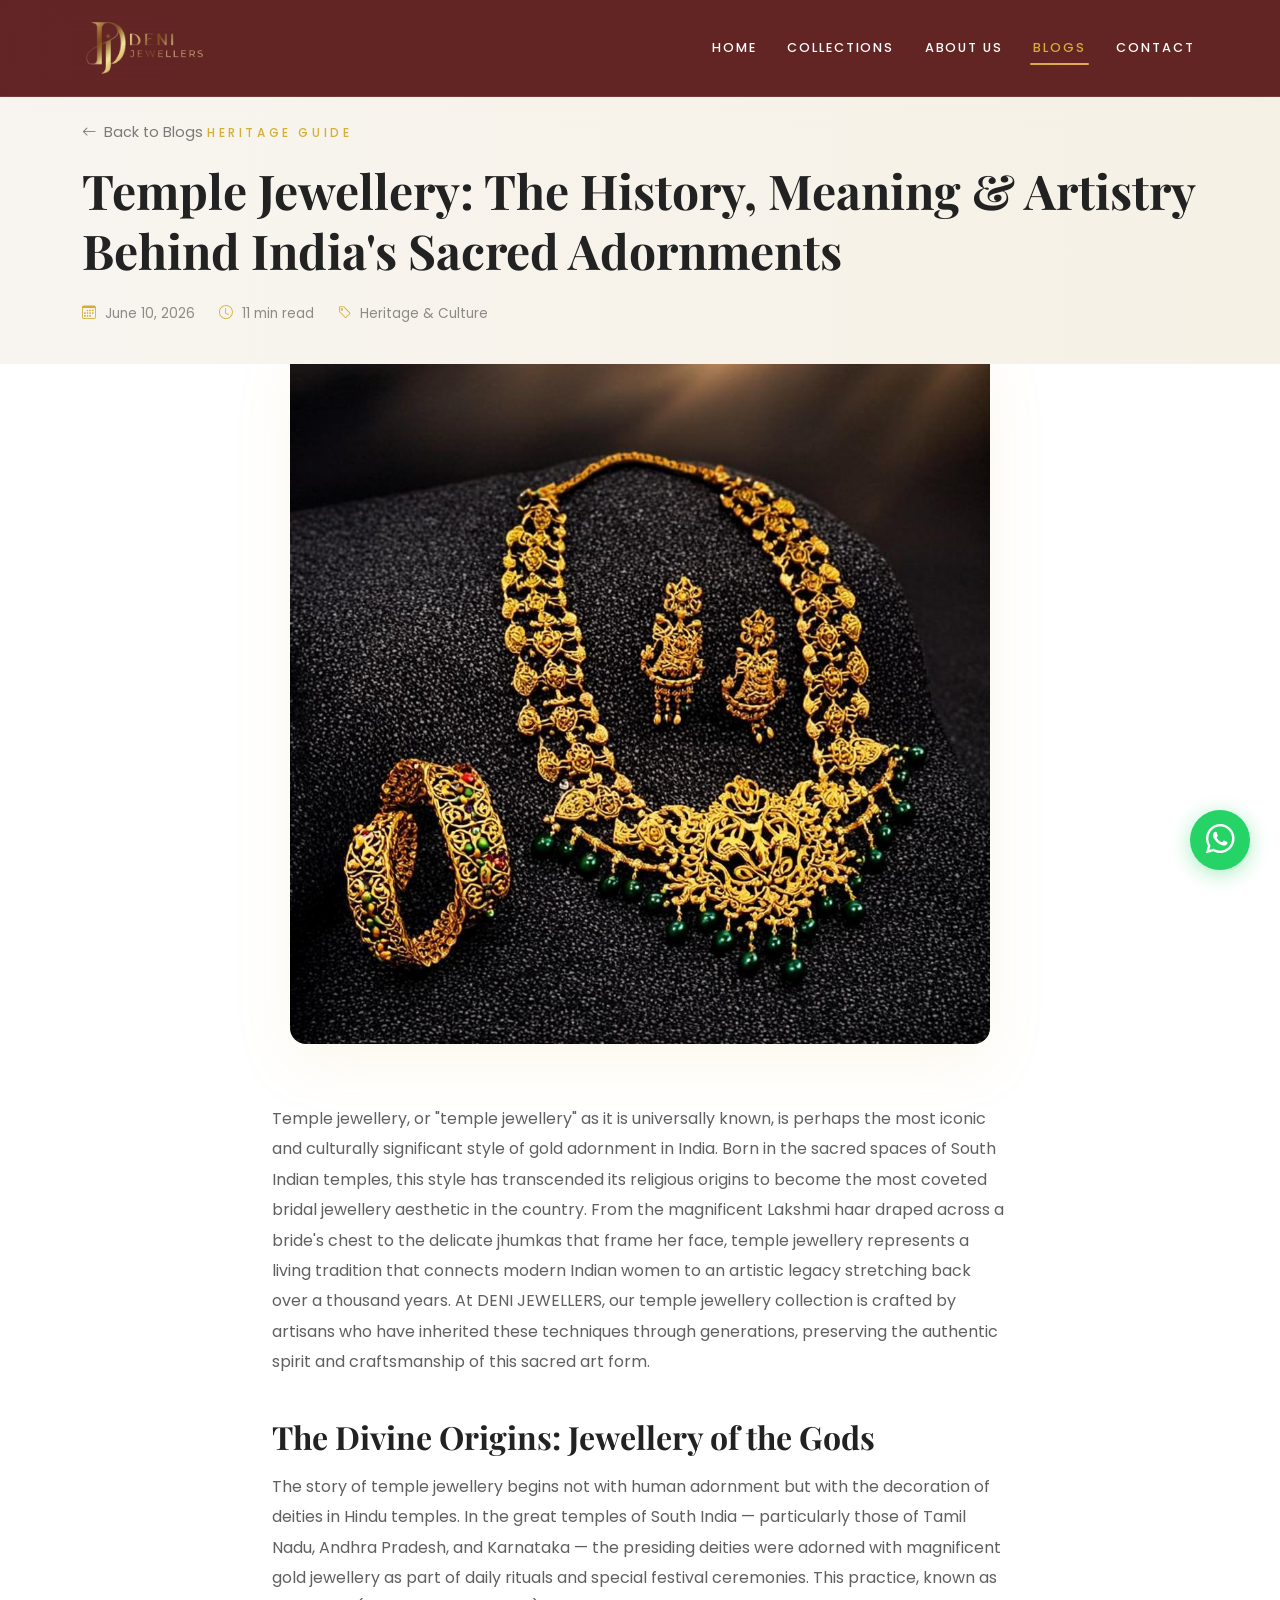
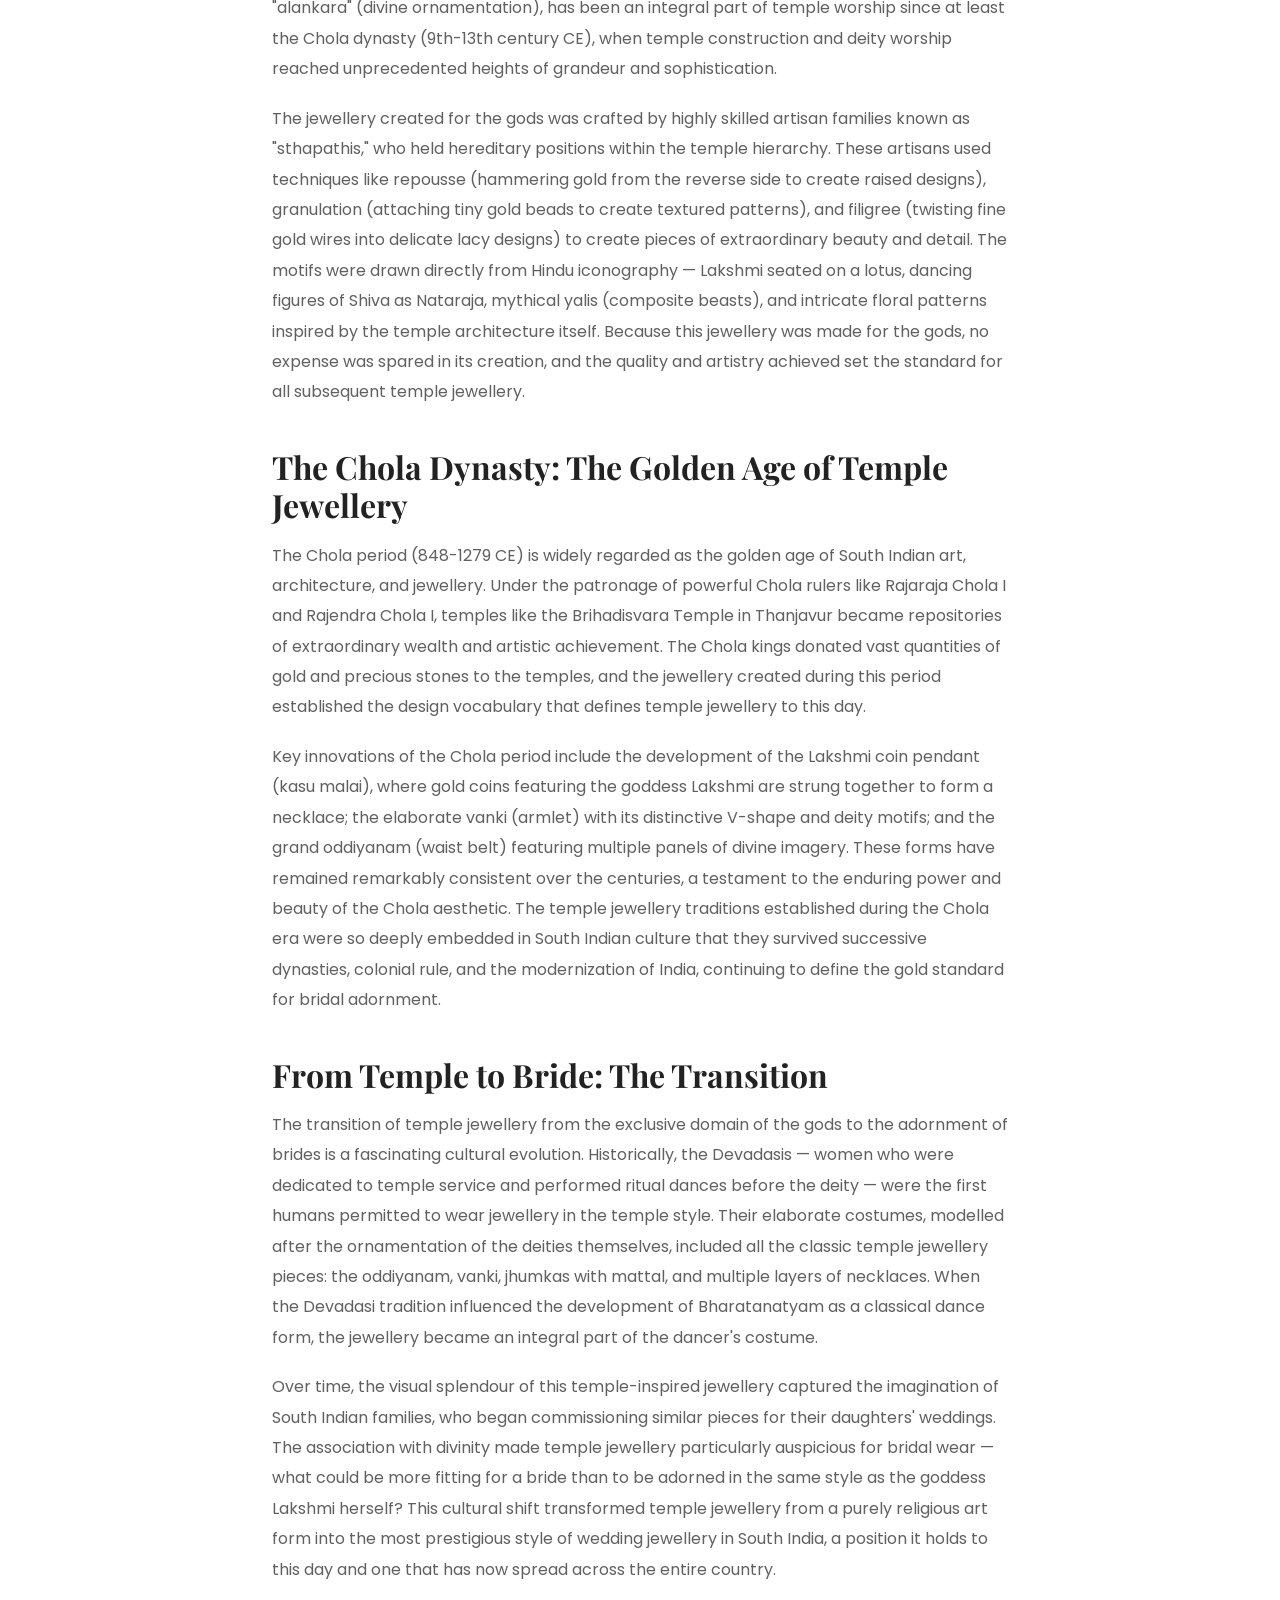
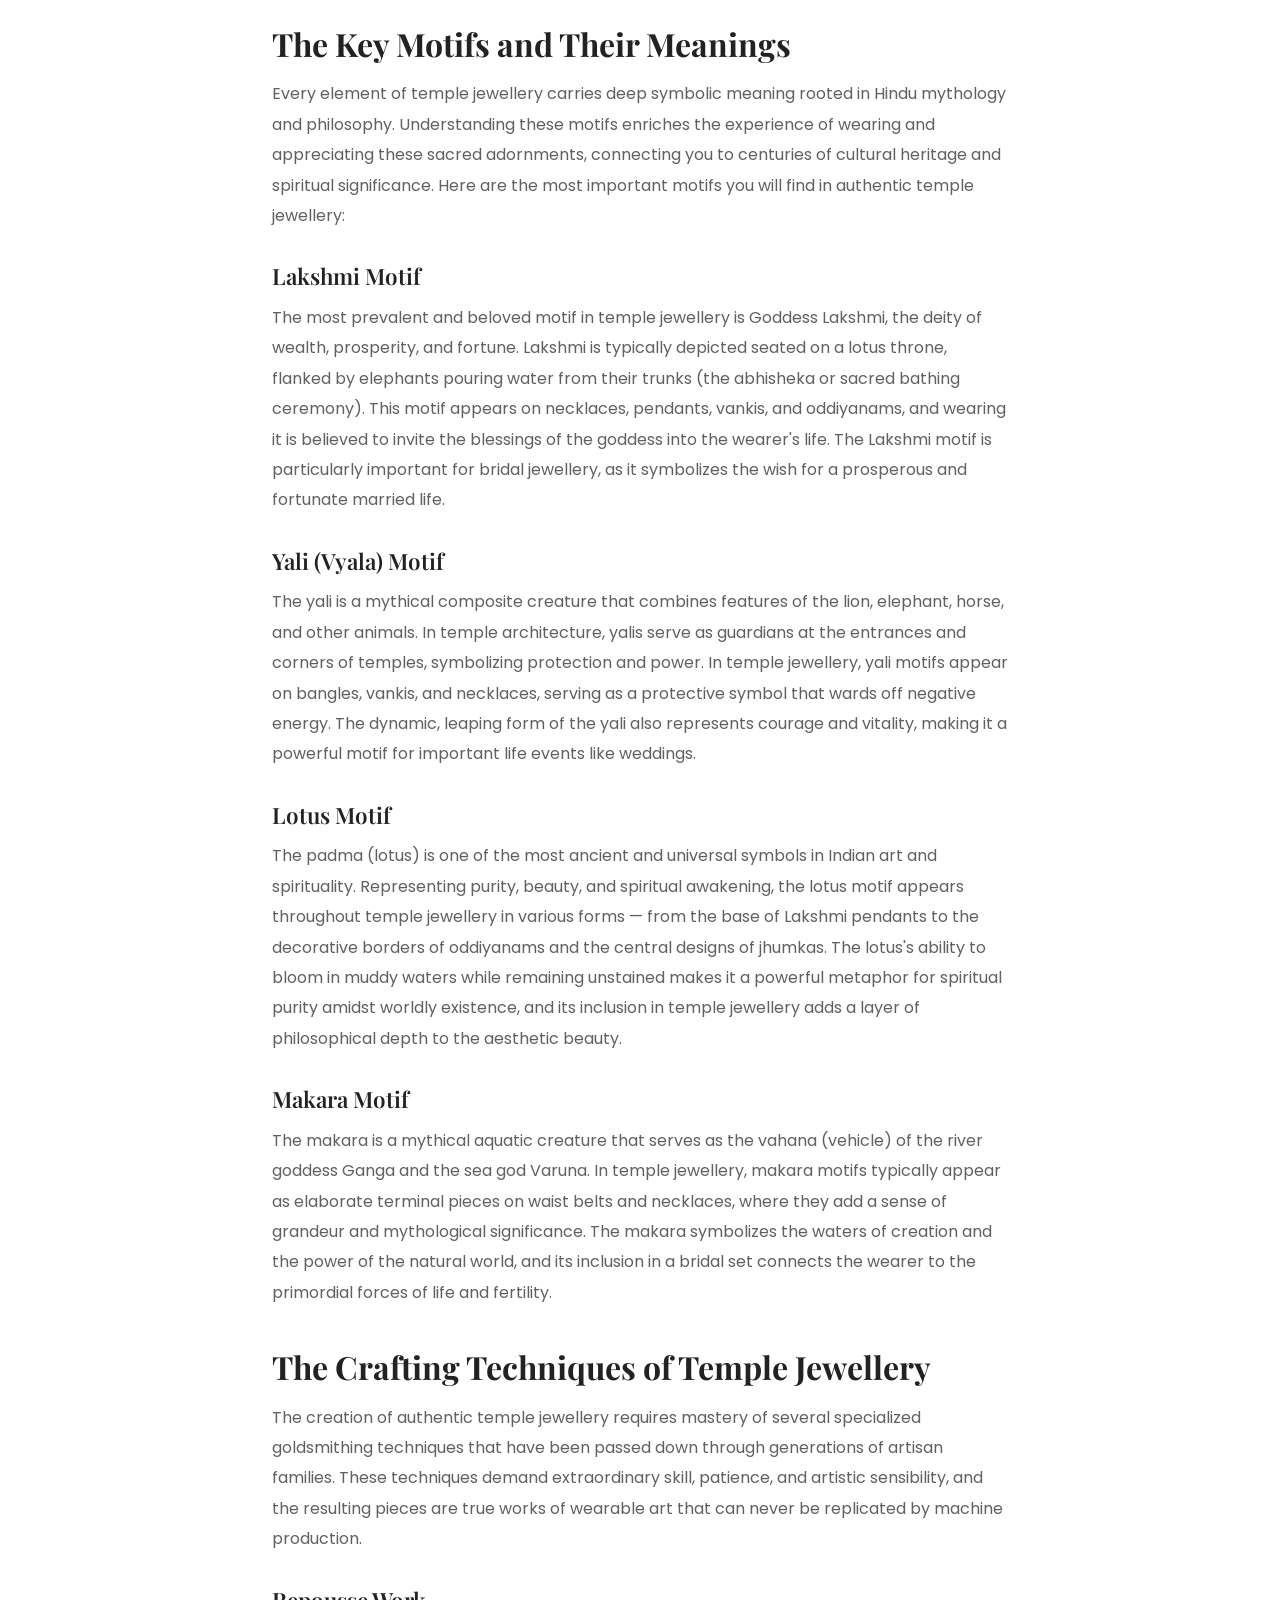
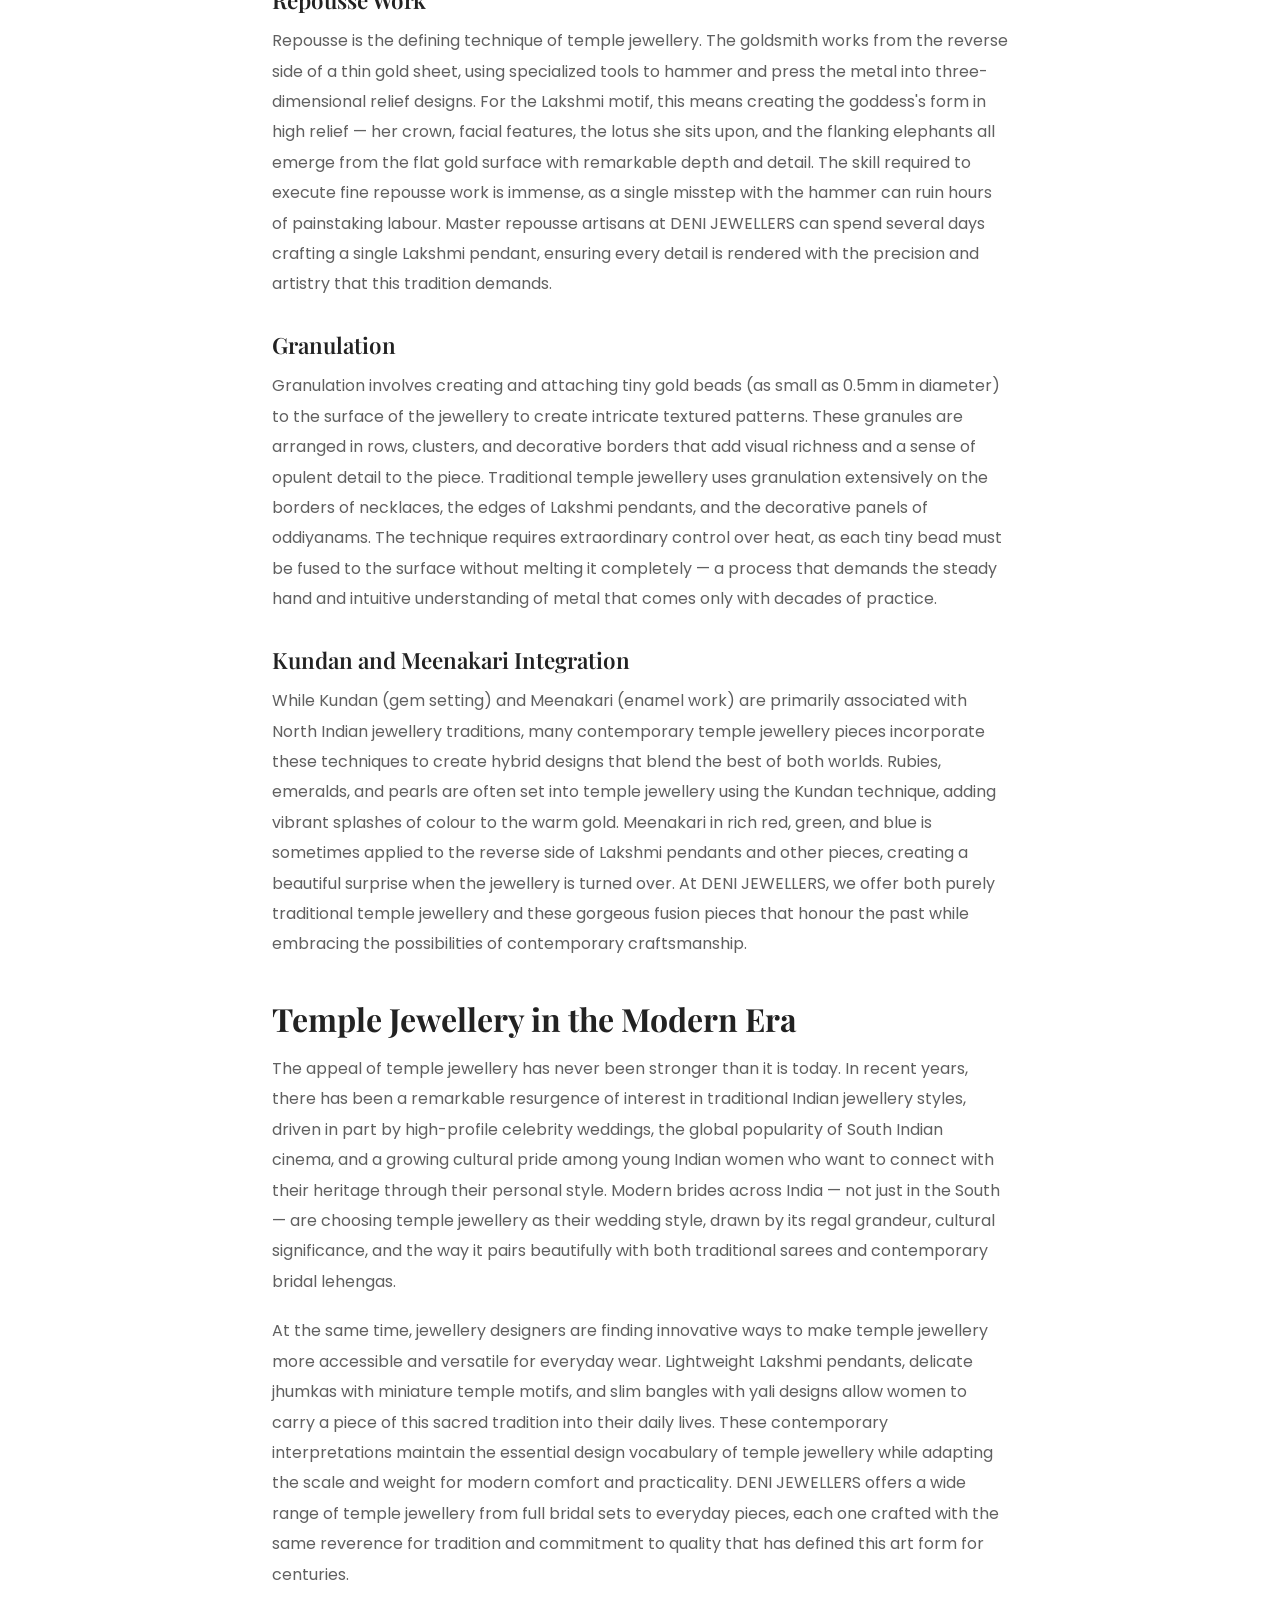
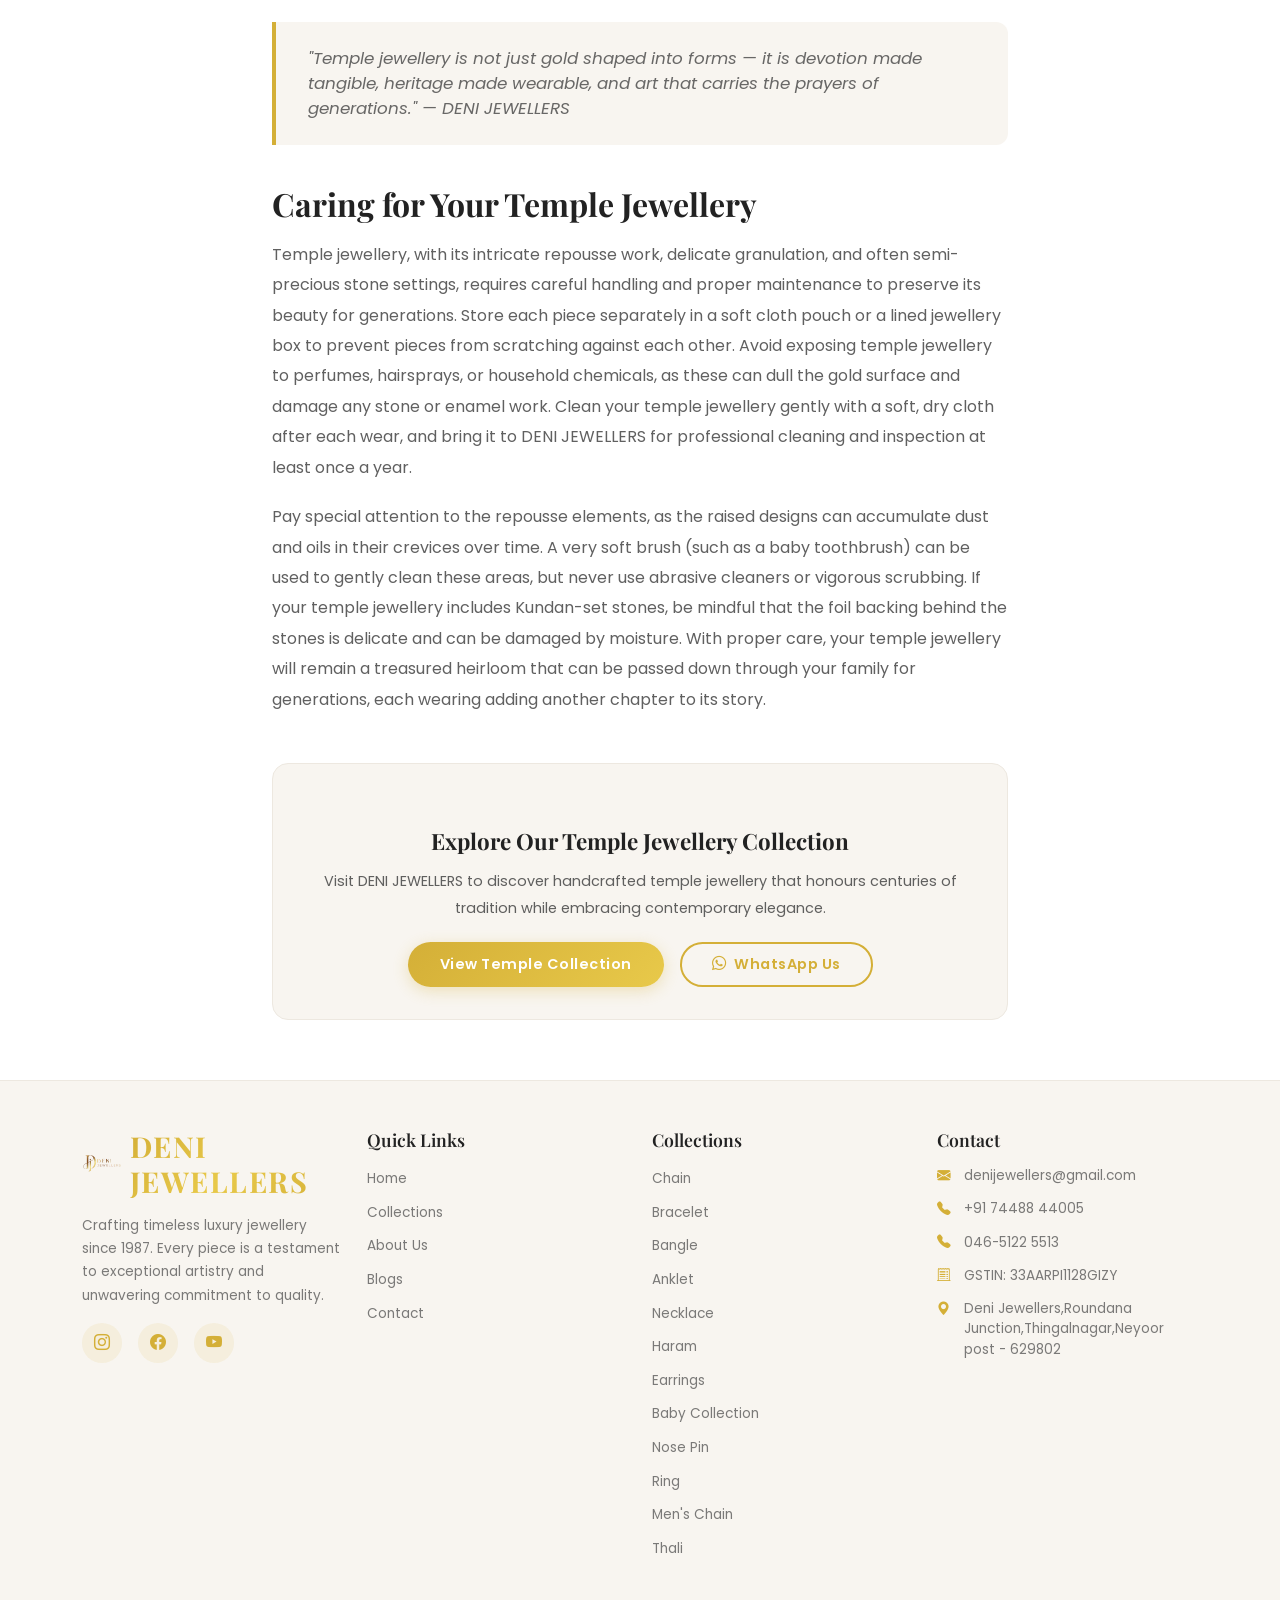
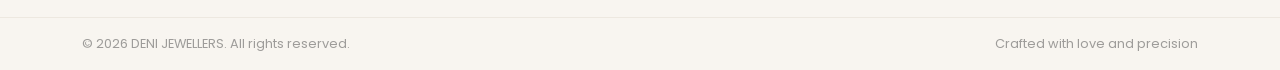
<file: blog-temple-jewellery.html>
<!DOCTYPE html>
<html lang="en">
<head>
  <meta charset="UTF-8">
  <meta name="viewport" content="width=device-width, initial-scale=1.0">
  <title>Temple Jewellery Guide | Traditional South Indian Designs</title>
  <meta name="description" content="Explore the fascinating origins of South Indian temple jewellery, from its divine beginnings in Chola dynasty temples to its modern resurgence as the most sought-after bridal style.">
  <meta name="keywords" content="Temple Jewellery, South Indian Temple Jewellery, Traditional Jewellery, Antique Gold Jewellery, Bridal Temple Jewellery">
  <link href="https://cdn.jsdelivr.net/npm/bootstrap@5.3.3/dist/css/bootstrap.min.css" rel="stylesheet">
  <link href="https://cdn.jsdelivr.net/npm/bootstrap-icons@1.11.3/font/bootstrap-icons.min.css" rel="stylesheet">
  <link rel="preconnect" href="https://fonts.googleapis.com">
  <link rel="preconnect" href="https://fonts.gstatic.com" crossorigin>
  <link href="https://fonts.googleapis.com/css2?family=Playfair+Display:ital,wght@0,400;0,500;0,600;0,700;0,800;0,900;1,400;1,500;1,600;1,700&family=Poppins:wght@300;400;500;600;700&display=swap" rel="stylesheet">
  <link rel="stylesheet" href="css/styles.css">
  <link rel="icon" type="image/png" href="Favicon.png">
</head>
<body>

  <!-- Navbar -->
  <nav class="navbar navbar-expand-lg fixed-top scrolled" id="mainNav">
    <div class="container">
      <a class="navbar-brand" href="index.html"><img src="images/Deni logo.png" alt="DENI JEWELLERS" class="nav-logo"></a>
      <button class="navbar-toggler" type="button" data-bs-toggle="offcanvas" data-bs-target="#mobileMenu" aria-controls="mobileMenu" aria-label="Toggle navigation"><span class="navbar-toggler-icon"></span></button>
      <div class="collapse navbar-collapse justify-content-end" id="navbarNav">
        <ul class="navbar-nav gap-lg-4 align-items-center">
          <li class="nav-item"><a class="nav-link" href="index.html">Home</a></li>
          <li class="nav-item"><a class="nav-link" href="collections.html">Collections</a></li>
          <li class="nav-item"><a class="nav-link" href="about.html">About Us</a></li>
          <li class="nav-item"><a class="nav-link active" href="blogs.html">Blogs</a></li>
          <li class="nav-item"><a class="nav-link" href="contact.html">Contact</a></li>
        </ul>
      </div>
    </div>
  </nav>

  <!-- Mobile Offcanvas -->
  <div class="offcanvas offcanvas-end" tabindex="-1" id="mobileMenu">
    <div class="offcanvas-header"><img src="images/Deni logo.png" alt="DENI JEWELLERS" class="nav-logo"><button type="button" class="btn-close" data-bs-dismiss="offcanvas" aria-label="Close"></button></div>
    <div class="offcanvas-body">
      <ul class="nav flex-column gap-3">
        <li><a class="nav-link-mobile" href="index.html">Home</a></li>
        <li><a class="nav-link-mobile" href="collections.html">Collections</a></li>
        <li><a class="nav-link-mobile" href="about.html">About Us</a></li>
        <li><a class="nav-link-mobile active" href="blogs.html">Blogs</a></li>
        <li><a class="nav-link-mobile" href="contact.html">Contact</a></li>
      </ul>
    </div>
  </div>

  <!-- Blog Article Header -->
  <section class="blog-article-header">
    <div class="container position-relative" style="z-index:1;">
      <a href="blogs.html" class="btn-back mb-3 d-inline-block"><i class="bi bi-arrow-left me-2"></i>Back to Blogs</a>
      <p class="blog-article-tag">Heritage Guide</p>
      <h1 class="blog-article-title">Temple Jewellery: The History, Meaning & Artistry Behind India's Sacred Adornments</h1>
      <div class="blog-article-meta">
        <span><i class="bi bi-calendar3"></i> June 10, 2026</span>
        <span><i class="bi bi-clock"></i> 11 min read</span>
        <span><i class="bi bi-tag"></i> Heritage & Culture</span>
      </div>
    </div>
  </section>

  <!-- Featured Image -->
  <div class="container">
    <div class="blog-article-featured-img" style="margin-top: -20px; max-width: 700px; margin-left: auto; margin-right: auto;">
      <img src="images/blog-temple-jewellery.png" alt="Temple Jewellery History and Artistry">
    </div>
  </div>

  <!-- Blog Article Content -->
  <div class="container">
    <div class="row justify-content-center">
      <div class="col-lg-8">
        <article class="blog-article-content">

          <p>Temple jewellery, or "temple jewellery" as it is universally known, is perhaps the most iconic and culturally significant style of gold adornment in India. Born in the sacred spaces of South Indian temples, this style has transcended its religious origins to become the most coveted bridal jewellery aesthetic in the country. From the magnificent Lakshmi haar draped across a bride's chest to the delicate jhumkas that frame her face, temple jewellery represents a living tradition that connects modern Indian women to an artistic legacy stretching back over a thousand years. At DENI JEWELLERS, our temple jewellery collection is crafted by artisans who have inherited these techniques through generations, preserving the authentic spirit and craftsmanship of this sacred art form.</p>

          <h2>The Divine Origins: Jewellery of the Gods</h2>
          <p>The story of temple jewellery begins not with human adornment but with the decoration of deities in Hindu temples. In the great temples of South India — particularly those of Tamil Nadu, Andhra Pradesh, and Karnataka — the presiding deities were adorned with magnificent gold jewellery as part of daily rituals and special festival ceremonies. This practice, known as "alankara" (divine ornamentation), has been an integral part of temple worship since at least the Chola dynasty (9th-13th century CE), when temple construction and deity worship reached unprecedented heights of grandeur and sophistication.</p>
          <p>The jewellery created for the gods was crafted by highly skilled artisan families known as "sthapathis," who held hereditary positions within the temple hierarchy. These artisans used techniques like repousse (hammering gold from the reverse side to create raised designs), granulation (attaching tiny gold beads to create textured patterns), and filigree (twisting fine gold wires into delicate lacy designs) to create pieces of extraordinary beauty and detail. The motifs were drawn directly from Hindu iconography — Lakshmi seated on a lotus, dancing figures of Shiva as Nataraja, mythical yalis (composite beasts), and intricate floral patterns inspired by the temple architecture itself. Because this jewellery was made for the gods, no expense was spared in its creation, and the quality and artistry achieved set the standard for all subsequent temple jewellery.</p>

          <h2>The Chola Dynasty: The Golden Age of Temple Jewellery</h2>
          <p>The Chola period (848-1279 CE) is widely regarded as the golden age of South Indian art, architecture, and jewellery. Under the patronage of powerful Chola rulers like Rajaraja Chola I and Rajendra Chola I, temples like the Brihadisvara Temple in Thanjavur became repositories of extraordinary wealth and artistic achievement. The Chola kings donated vast quantities of gold and precious stones to the temples, and the jewellery created during this period established the design vocabulary that defines temple jewellery to this day.</p>
          <p>Key innovations of the Chola period include the development of the Lakshmi coin pendant (kasu malai), where gold coins featuring the goddess Lakshmi are strung together to form a necklace; the elaborate vanki (armlet) with its distinctive V-shape and deity motifs; and the grand oddiyanam (waist belt) featuring multiple panels of divine imagery. These forms have remained remarkably consistent over the centuries, a testament to the enduring power and beauty of the Chola aesthetic. The temple jewellery traditions established during the Chola era were so deeply embedded in South Indian culture that they survived successive dynasties, colonial rule, and the modernization of India, continuing to define the gold standard for bridal adornment.</p>

          <h2>From Temple to Bride: The Transition</h2>
          <p>The transition of temple jewellery from the exclusive domain of the gods to the adornment of brides is a fascinating cultural evolution. Historically, the Devadasis — women who were dedicated to temple service and performed ritual dances before the deity — were the first humans permitted to wear jewellery in the temple style. Their elaborate costumes, modelled after the ornamentation of the deities themselves, included all the classic temple jewellery pieces: the oddiyanam, vanki, jhumkas with mattal, and multiple layers of necklaces. When the Devadasi tradition influenced the development of Bharatanatyam as a classical dance form, the jewellery became an integral part of the dancer's costume.</p>
          <p>Over time, the visual splendour of this temple-inspired jewellery captured the imagination of South Indian families, who began commissioning similar pieces for their daughters' weddings. The association with divinity made temple jewellery particularly auspicious for bridal wear — what could be more fitting for a bride than to be adorned in the same style as the goddess Lakshmi herself? This cultural shift transformed temple jewellery from a purely religious art form into the most prestigious style of wedding jewellery in South India, a position it holds to this day and one that has now spread across the entire country.</p>

          <h2>The Key Motifs and Their Meanings</h2>
          <p>Every element of temple jewellery carries deep symbolic meaning rooted in Hindu mythology and philosophy. Understanding these motifs enriches the experience of wearing and appreciating these sacred adornments, connecting you to centuries of cultural heritage and spiritual significance. Here are the most important motifs you will find in authentic temple jewellery:</p>

          <h3>Lakshmi Motif</h3>
          <p>The most prevalent and beloved motif in temple jewellery is Goddess Lakshmi, the deity of wealth, prosperity, and fortune. Lakshmi is typically depicted seated on a lotus throne, flanked by elephants pouring water from their trunks (the abhisheka or sacred bathing ceremony). This motif appears on necklaces, pendants, vankis, and oddiyanams, and wearing it is believed to invite the blessings of the goddess into the wearer's life. The Lakshmi motif is particularly important for bridal jewellery, as it symbolizes the wish for a prosperous and fortunate married life.</p>

          <h3>Yali (Vyala) Motif</h3>
          <p>The yali is a mythical composite creature that combines features of the lion, elephant, horse, and other animals. In temple architecture, yalis serve as guardians at the entrances and corners of temples, symbolizing protection and power. In temple jewellery, yali motifs appear on bangles, vankis, and necklaces, serving as a protective symbol that wards off negative energy. The dynamic, leaping form of the yali also represents courage and vitality, making it a powerful motif for important life events like weddings.</p>

          <h3>Lotus Motif</h3>
          <p>The padma (lotus) is one of the most ancient and universal symbols in Indian art and spirituality. Representing purity, beauty, and spiritual awakening, the lotus motif appears throughout temple jewellery in various forms — from the base of Lakshmi pendants to the decorative borders of oddiyanams and the central designs of jhumkas. The lotus's ability to bloom in muddy waters while remaining unstained makes it a powerful metaphor for spiritual purity amidst worldly existence, and its inclusion in temple jewellery adds a layer of philosophical depth to the aesthetic beauty.</p>

          <h3>Makara Motif</h3>
          <p>The makara is a mythical aquatic creature that serves as the vahana (vehicle) of the river goddess Ganga and the sea god Varuna. In temple jewellery, makara motifs typically appear as elaborate terminal pieces on waist belts and necklaces, where they add a sense of grandeur and mythological significance. The makara symbolizes the waters of creation and the power of the natural world, and its inclusion in a bridal set connects the wearer to the primordial forces of life and fertility.</p>

          <h2>The Crafting Techniques of Temple Jewellery</h2>
          <p>The creation of authentic temple jewellery requires mastery of several specialized goldsmithing techniques that have been passed down through generations of artisan families. These techniques demand extraordinary skill, patience, and artistic sensibility, and the resulting pieces are true works of wearable art that can never be replicated by machine production.</p>

          <h3>Repousse Work</h3>
          <p>Repousse is the defining technique of temple jewellery. The goldsmith works from the reverse side of a thin gold sheet, using specialized tools to hammer and press the metal into three-dimensional relief designs. For the Lakshmi motif, this means creating the goddess's form in high relief — her crown, facial features, the lotus she sits upon, and the flanking elephants all emerge from the flat gold surface with remarkable depth and detail. The skill required to execute fine repousse work is immense, as a single misstep with the hammer can ruin hours of painstaking labour. Master repousse artisans at DENI JEWELLERS can spend several days crafting a single Lakshmi pendant, ensuring every detail is rendered with the precision and artistry that this tradition demands.</p>

          <h3>Granulation</h3>
          <p>Granulation involves creating and attaching tiny gold beads (as small as 0.5mm in diameter) to the surface of the jewellery to create intricate textured patterns. These granules are arranged in rows, clusters, and decorative borders that add visual richness and a sense of opulent detail to the piece. Traditional temple jewellery uses granulation extensively on the borders of necklaces, the edges of Lakshmi pendants, and the decorative panels of oddiyanams. The technique requires extraordinary control over heat, as each tiny bead must be fused to the surface without melting it completely — a process that demands the steady hand and intuitive understanding of metal that comes only with decades of practice.</p>

          <h3>Kundan and Meenakari Integration</h3>
          <p>While Kundan (gem setting) and Meenakari (enamel work) are primarily associated with North Indian jewellery traditions, many contemporary temple jewellery pieces incorporate these techniques to create hybrid designs that blend the best of both worlds. Rubies, emeralds, and pearls are often set into temple jewellery using the Kundan technique, adding vibrant splashes of colour to the warm gold. Meenakari in rich red, green, and blue is sometimes applied to the reverse side of Lakshmi pendants and other pieces, creating a beautiful surprise when the jewellery is turned over. At DENI JEWELLERS, we offer both purely traditional temple jewellery and these gorgeous fusion pieces that honour the past while embracing the possibilities of contemporary craftsmanship.</p>

          <h2>Temple Jewellery in the Modern Era</h2>
          <p>The appeal of temple jewellery has never been stronger than it is today. In recent years, there has been a remarkable resurgence of interest in traditional Indian jewellery styles, driven in part by high-profile celebrity weddings, the global popularity of South Indian cinema, and a growing cultural pride among young Indian women who want to connect with their heritage through their personal style. Modern brides across India — not just in the South — are choosing temple jewellery as their wedding style, drawn by its regal grandeur, cultural significance, and the way it pairs beautifully with both traditional sarees and contemporary bridal lehengas.</p>
          <p>At the same time, jewellery designers are finding innovative ways to make temple jewellery more accessible and versatile for everyday wear. Lightweight Lakshmi pendants, delicate jhumkas with miniature temple motifs, and slim bangles with yali designs allow women to carry a piece of this sacred tradition into their daily lives. These contemporary interpretations maintain the essential design vocabulary of temple jewellery while adapting the scale and weight for modern comfort and practicality. DENI JEWELLERS offers a wide range of temple jewellery from full bridal sets to everyday pieces, each one crafted with the same reverence for tradition and commitment to quality that has defined this art form for centuries.</p>

          <blockquote>"Temple jewellery is not just gold shaped into forms — it is devotion made tangible, heritage made wearable, and art that carries the prayers of generations." — DENI JEWELLERS</blockquote>

          <h2>Caring for Your Temple Jewellery</h2>
          <p>Temple jewellery, with its intricate repousse work, delicate granulation, and often semi-precious stone settings, requires careful handling and proper maintenance to preserve its beauty for generations. Store each piece separately in a soft cloth pouch or a lined jewellery box to prevent pieces from scratching against each other. Avoid exposing temple jewellery to perfumes, hairsprays, or household chemicals, as these can dull the gold surface and damage any stone or enamel work. Clean your temple jewellery gently with a soft, dry cloth after each wear, and bring it to DENI JEWELLERS for professional cleaning and inspection at least once a year.</p>
          <p>Pay special attention to the repousse elements, as the raised designs can accumulate dust and oils in their crevices over time. A very soft brush (such as a baby toothbrush) can be used to gently clean these areas, but never use abrasive cleaners or vigorous scrubbing. If your temple jewellery includes Kundan-set stones, be mindful that the foil backing behind the stones is delicate and can be damaged by moisture. With proper care, your temple jewellery will remain a treasured heirloom that can be passed down through your family for generations, each wearing adding another chapter to its story.</p>

          <!-- CTA Box -->
          <div class="blog-cta-box">
            <h3>Explore Our Temple Jewellery Collection</h3>
            <p>Visit DENI JEWELLERS to discover handcrafted temple jewellery that honours centuries of tradition while embracing contemporary elegance.</p>
            <div class="d-flex flex-wrap justify-content-center gap-3">
              <a href="collections.html" class="btn btn-luxury">View Temple Collection</a>
              <a href="https://wa.me/917448844005" target="_blank" rel="noopener noreferrer" class="btn btn-luxury-outline"><i class="bi bi-whatsapp me-2"></i>WhatsApp Us</a>
            </div>
          </div>

        </article>
      </div>
    </div>
  </div>

  <!-- Footer -->
  <footer class="site-footer">
    <div class="container py-5">
      <div class="row g-4">
        <div class="col-lg-3 mb-3 mb-lg-0">
          <div class="d-flex align-items-center gap-2 mb-3"><img src="images\Deni logo.png" alt="DENI JEWELLERS" class="footer-logo"><h3 class="brand-text mb-0">DENI JEWELLERS</h3></div>
          <p class="footer-text">Crafting timeless luxury jewellery since 1987. Every piece is a testament to exceptional artistry and unwavering commitment to quality.</p>
          <div class="d-flex gap-3 mt-3">
            <a href="https://www.instagram.com/deni_jewellers_mondaymarket?igsh=MWc0eXhvbDVtbXg4Ng==" class="social-icon" aria-label="Instagram"><i class="bi bi-instagram"></i></a>
            <a href="https://www.facebook.com/share/1BH4JmfHtx/" class="social-icon" aria-label="Facebook"><i class="bi bi-facebook"></i></a>
            <a href="https://youtube.com/@denijewellers?si=dCPI0h2RZP6Idxyl" class="social-icon" aria-label="Youtube"><i class="bi bi-youtube"></i></a>
          </div>
        </div>
        <div class="col-6 col-lg-3">
          <h4 class="footer-heading">Quick Links</h4>
          <ul class="footer-links">
            <li><a href="index.html">Home</a></li>
            <li><a href="collections.html">Collections</a></li>
            <li><a href="about.html">About Us</a></li>
            <li><a href="blogs.html">Blogs</a></li>
            <li><a href="contact.html">Contact</a></li>
          </ul>
        </div>
        <div class="col-6 col-lg-3">
          <h4 class="footer-heading">Collections</h4>
          <ul class="footer-links">
            <li><a href="collections.html">Chain</a></li>
            <li><a href="collections.html">Bracelet</a></li>
            <li><a href="collections.html">Bangle</a></li>
            <li><a href="collections.html">Anklet</a></li>
            <li><a href="collections.html">Necklace</a></li>
            <li><a href="collections.html">Haram</a></li>
            <li><a href="collections.html">Earrings</a></li>
            <li><a href="collections.html">Baby Collection</a></li>
            <li><a href="collections.html">Nose Pin</a></li>
            <li><a href="collections.html">Ring</a></li>
            <li><a href="collections.html">Men's Chain</a></li>
            <li><a href="collections.html">Thali</a></li>
          </ul>
        </div>
        <div class="col-lg-3">
          <h4 class="footer-heading">Contact</h4>
          <ul class="footer-contact">
            <li><i class="bi bi-envelope-fill me-2 text-gold"></i>denijewellers@gmail.com</li>
            <li><i class="bi bi-telephone-fill me-2 text-gold"></i>+91 74488 44005</li>
            <li><i class="bi bi-telephone-fill me-2 text-gold"></i>046-5122 5513</li>
            <li><i class="bi bi-receipt-cutoff me-2 text-gold"></i>GSTIN: 33AARPI1128GIZY</li>
            <li><i class="bi bi-geo-alt-fill me-2 text-gold"></i>Deni Jewellers,Roundana Junction,Thingalnagar,Neyoor post - 629802</li>
          </ul>
        </div>
      </div>
    </div>
    <div class="footer-bottom">
      <div class="container">
        <div class="row align-items-center py-3">
          <div class="col-sm-6 text-center text-sm-start"><p class="mb-0">&copy; 2026 DENI JEWELLERS. All rights reserved.</p></div>
          <div class="col-sm-6 text-center text-sm-end"><p class="mb-0">Crafted with love and precision</p></div>
        </div>
      </div>
    </div>
  </footer>

  <!-- Floating WhatsApp -->
  <a href="https://wa.me/917448844005" target="_blank" rel="noopener noreferrer" class="floating-whatsapp" aria-label="Chat on WhatsApp">
    <i class="bi bi-whatsapp"></i>
    <span class="whatsapp-tooltip">Chat with us!</span>
  </a>

  <script src="https://cdn.jsdelivr.net/npm/bootstrap@5.3.3/dist/js/bootstrap.bundle.min.js"></script>
  <script src="js/script.js"></script>
</body>
</html>
</file>
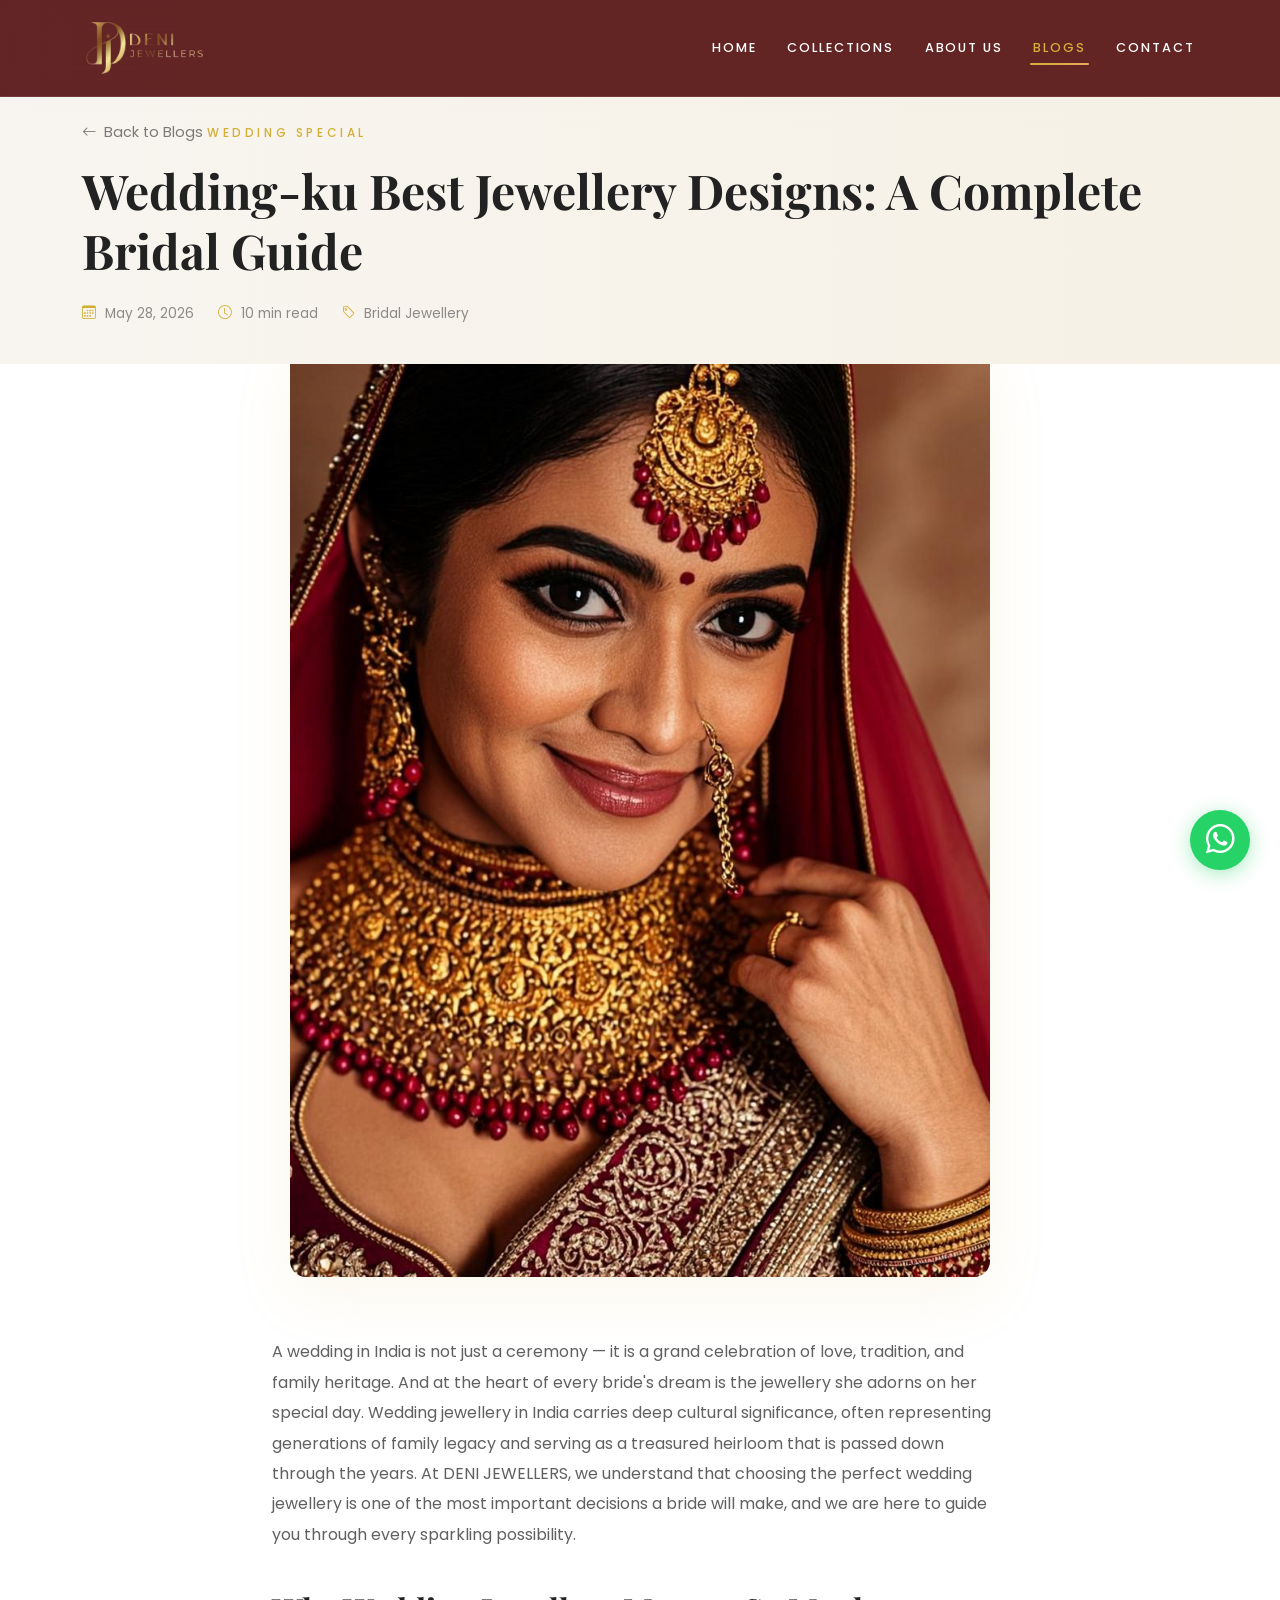
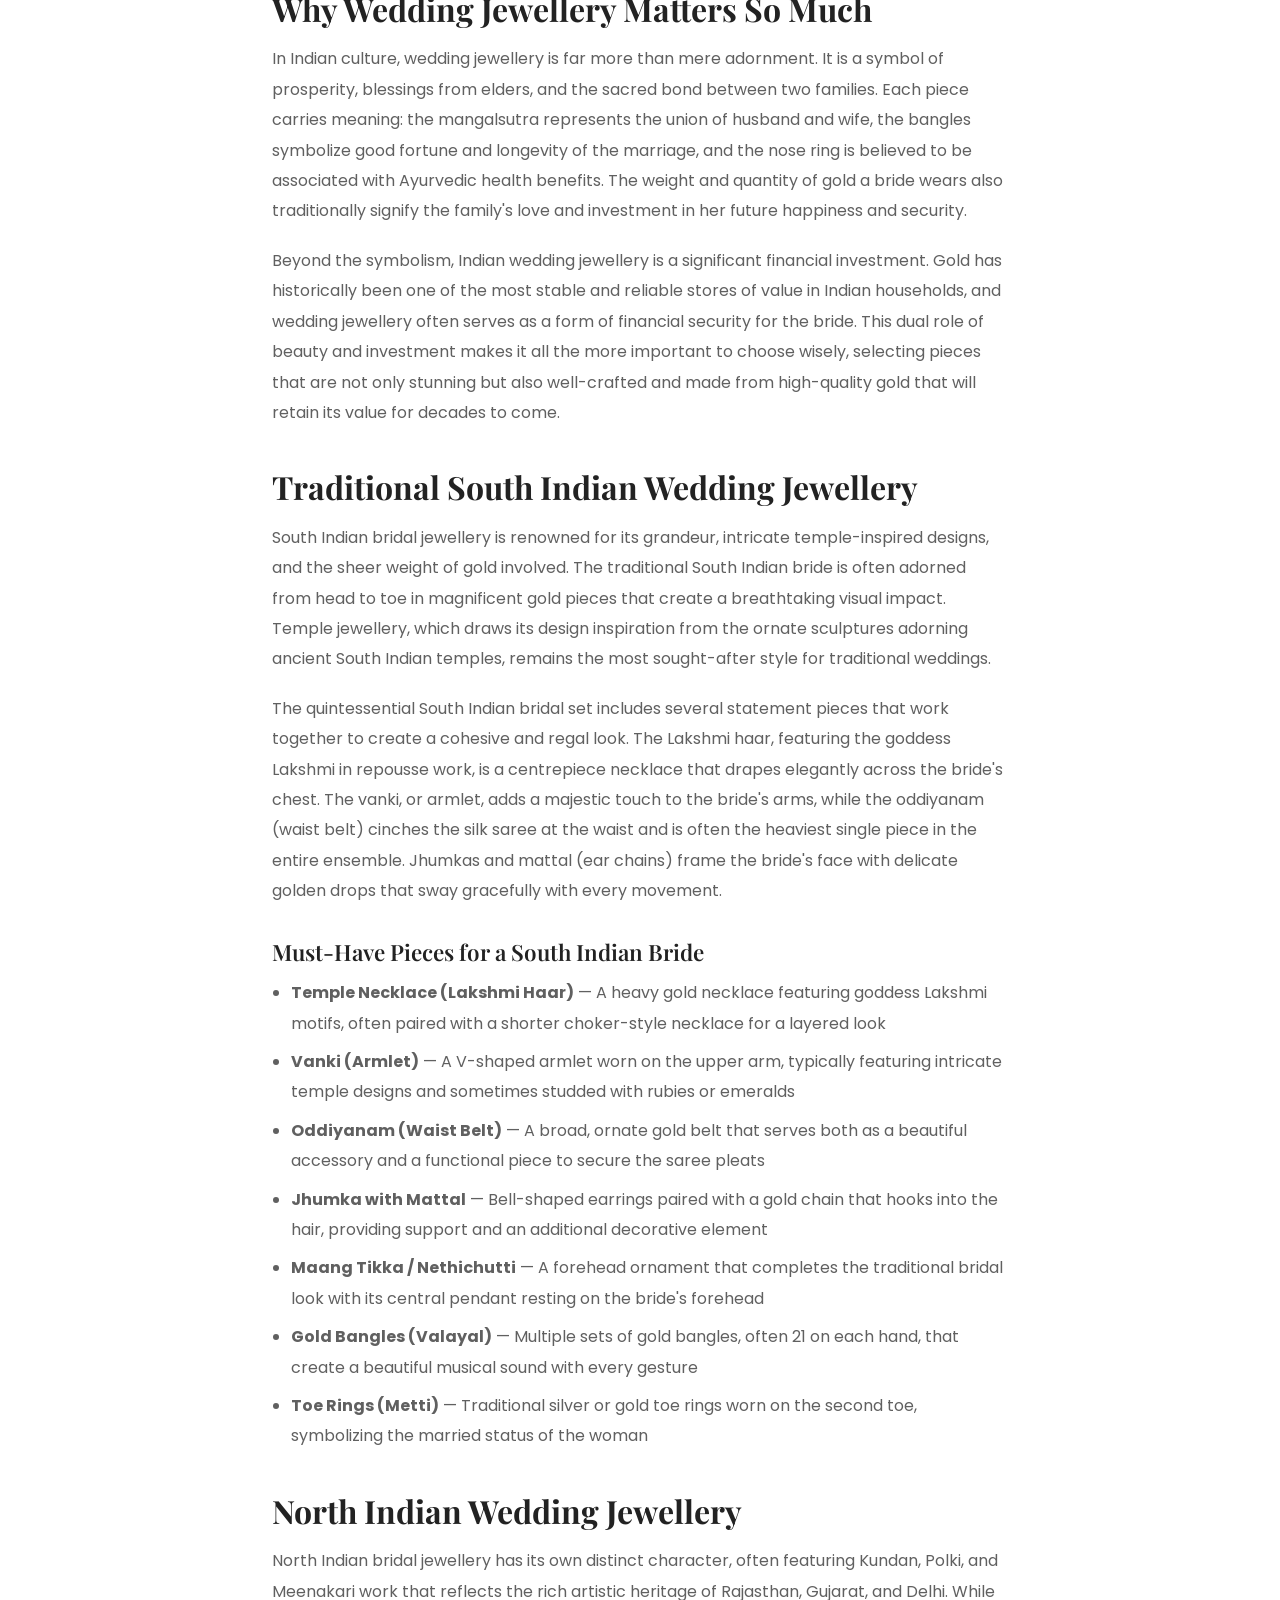
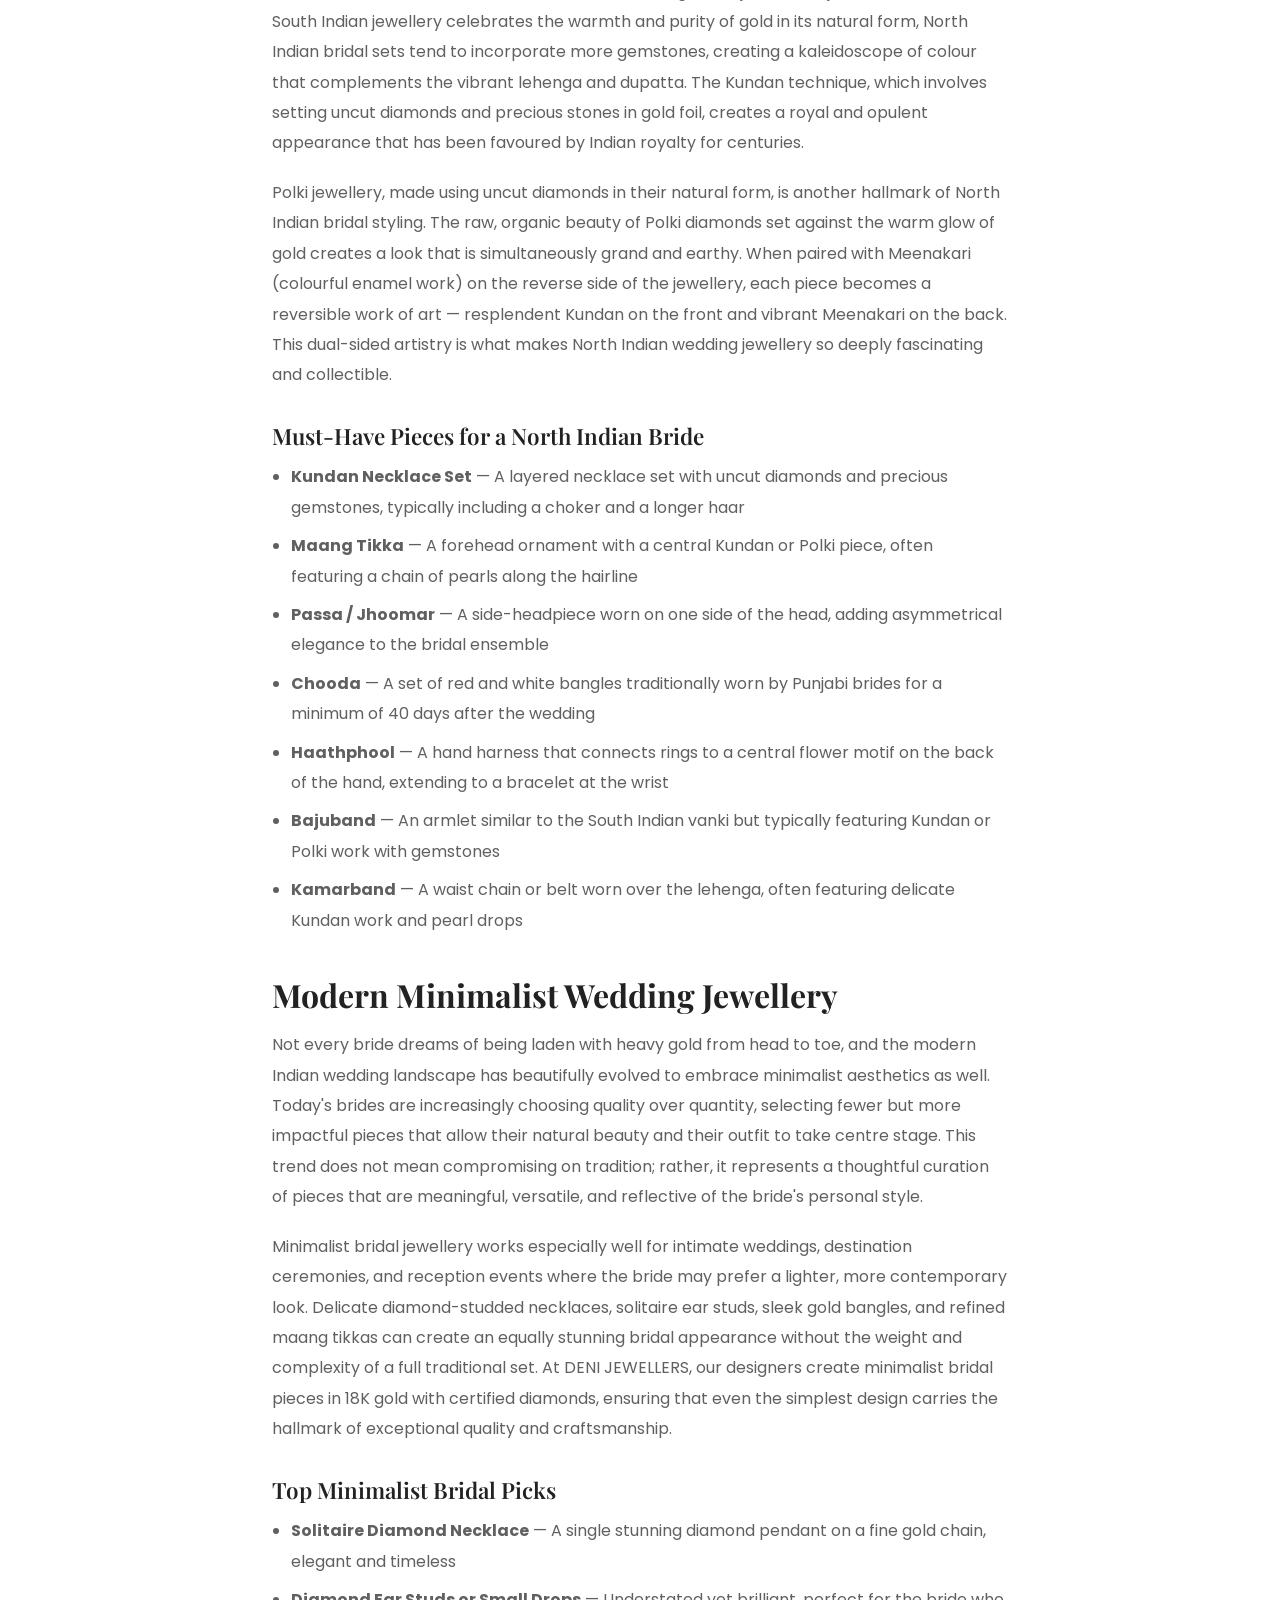
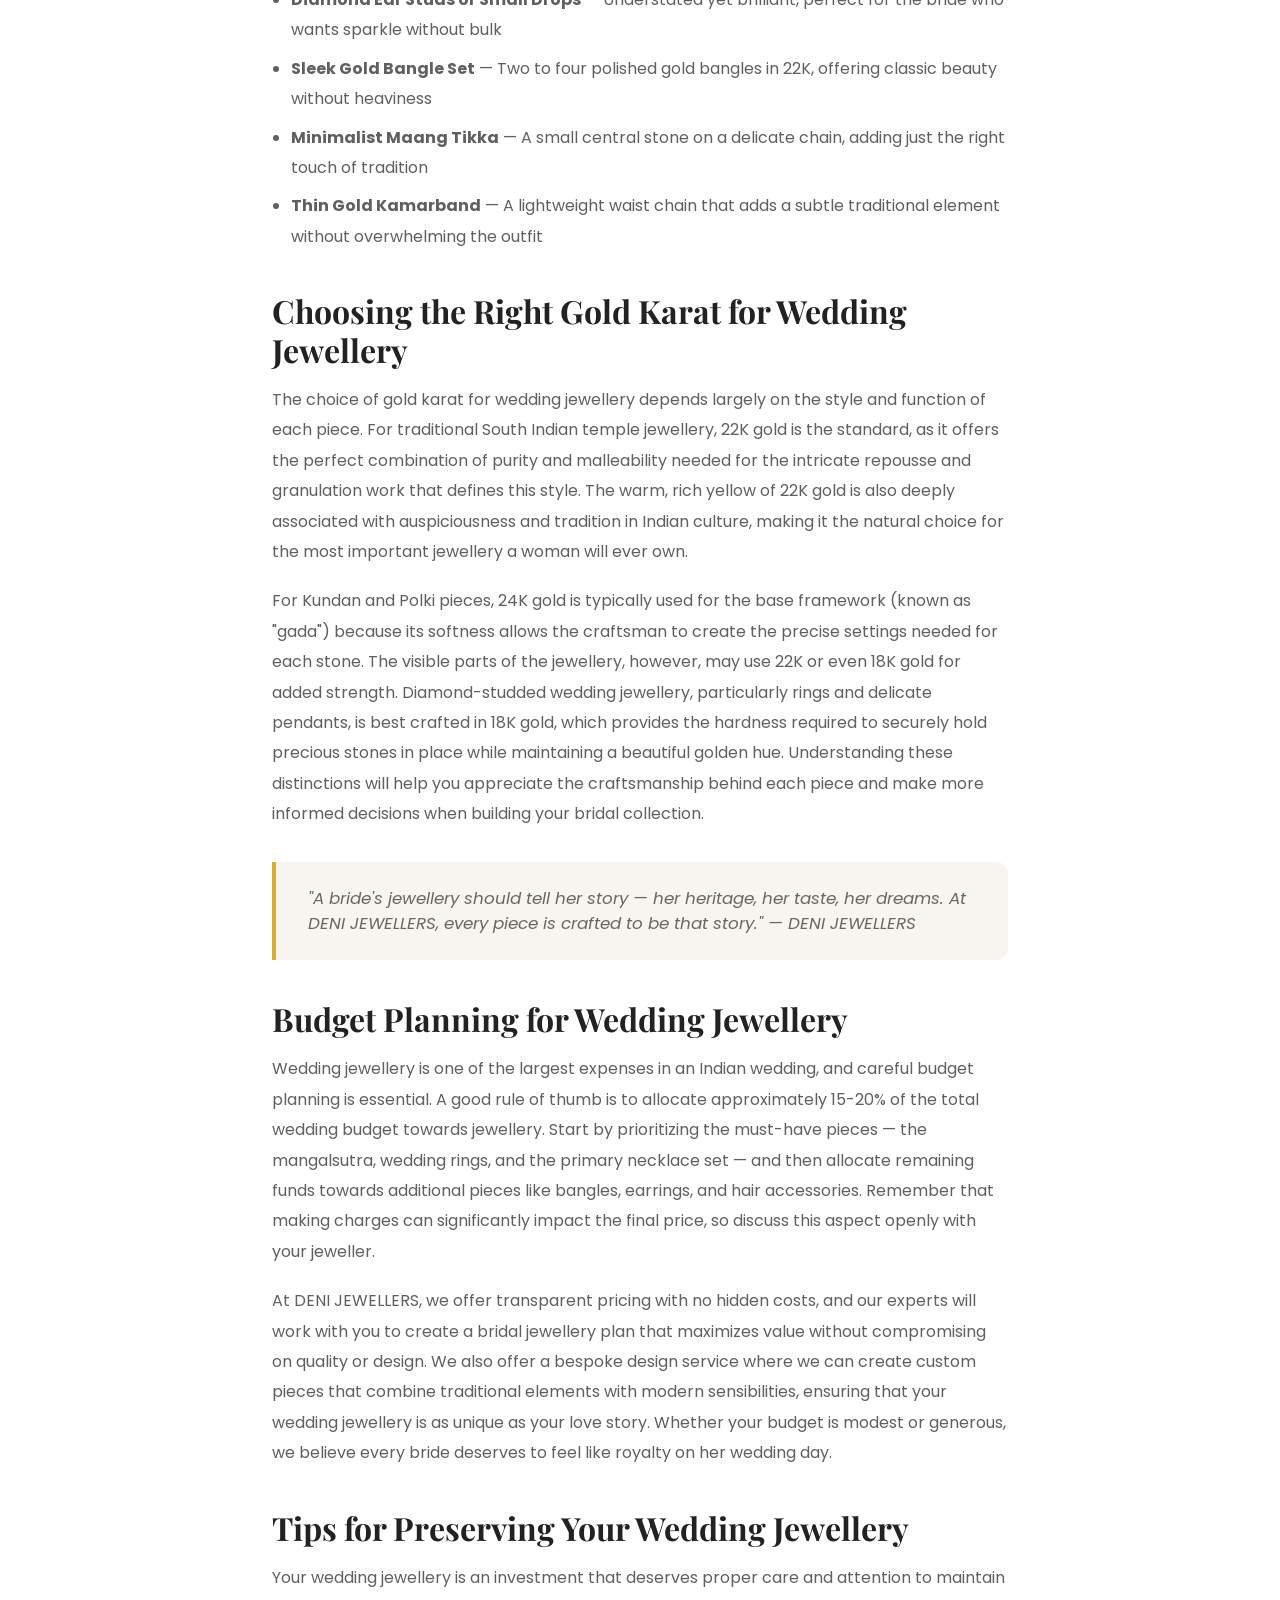
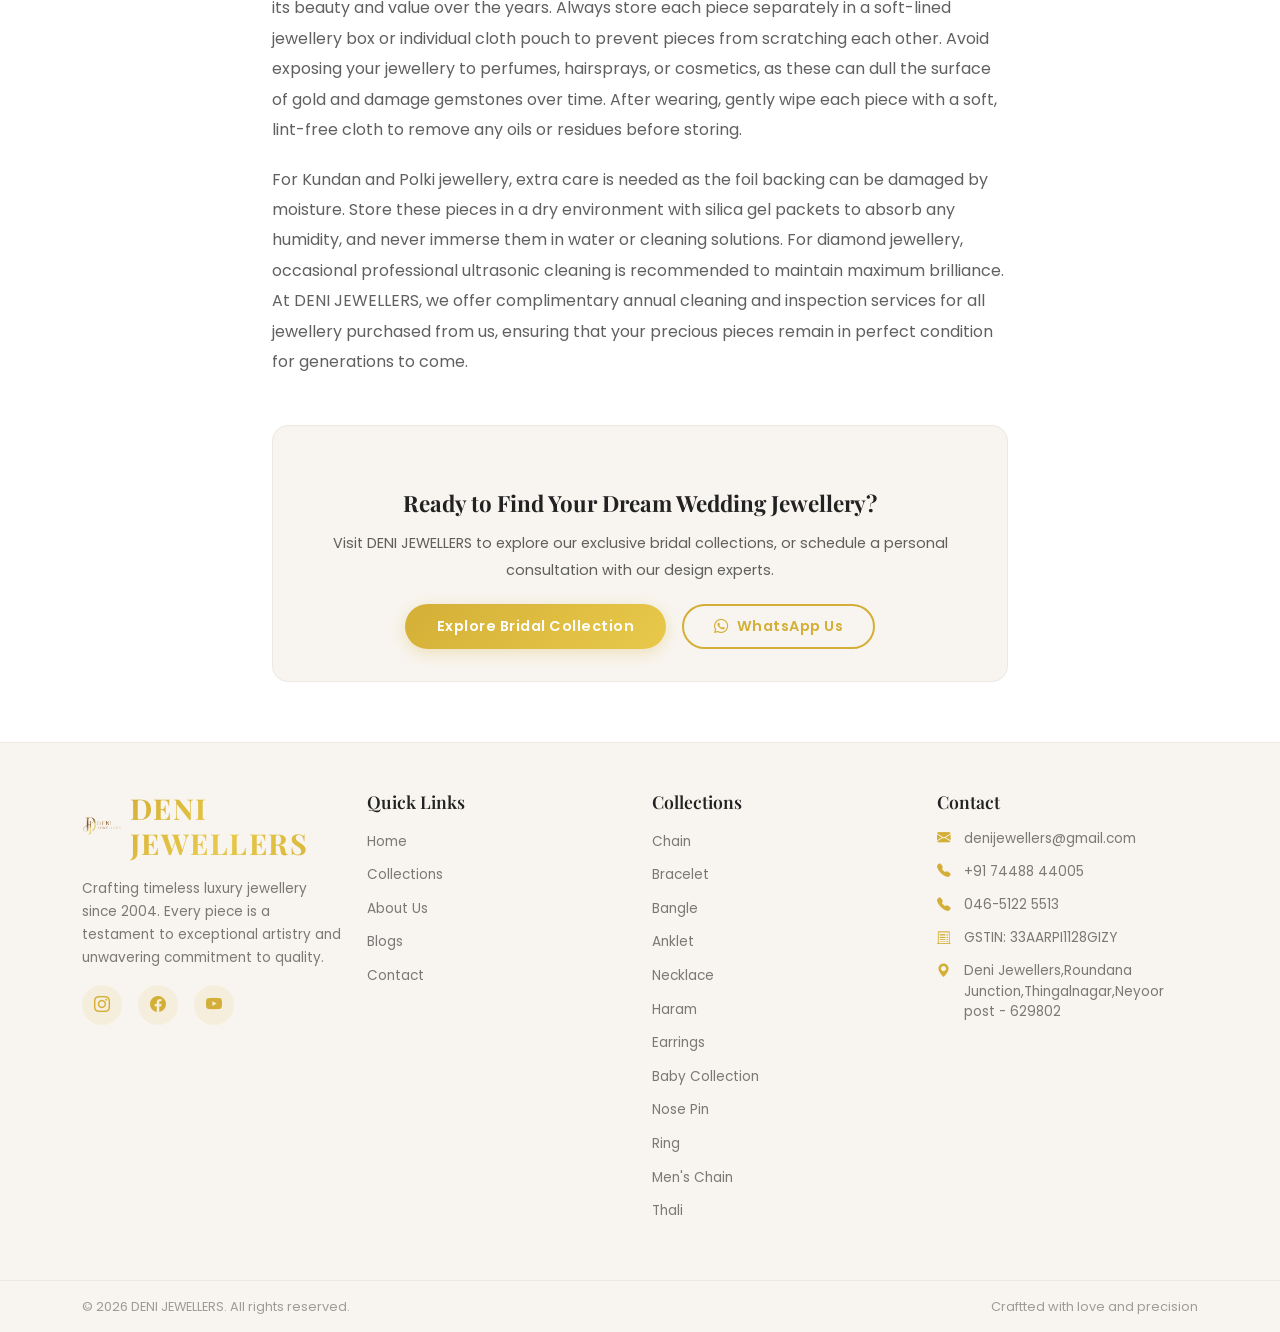
<file: blog-wedding-jewellery.html>
<!DOCTYPE html>
<html lang="en">
<head>
  <meta charset="UTF-8">
  <meta name="viewport" content="width=device-width, initial-scale=1.0">
  <title>Wedding Jewellery Guide | Bridal Gold Jewellery Collection</title>
  <meta name="description" content="Discover the best wedding jewellery designs — from traditional temple jewellery to modern minimalist styles. A complete bridal guide by DENI JEWELLERS.">
  <meta name="keywords" content="Wedding Jewellery, Bridal Jewellery, Gold Wedding Collection, Bridal Necklace, Bridal Gold Jewellery, Marriage Jewellery">
  <link href="https://cdn.jsdelivr.net/npm/bootstrap@5.3.3/dist/css/bootstrap.min.css" rel="stylesheet">
  <link href="https://cdn.jsdelivr.net/npm/bootstrap-icons@1.11.3/font/bootstrap-icons.min.css" rel="stylesheet">
  <link rel="preconnect" href="https://fonts.googleapis.com">
  <link rel="preconnect" href="https://fonts.gstatic.com" crossorigin>
  <link href="https://fonts.googleapis.com/css2?family=Playfair+Display:ital,wght@0,400;0,500;0,600;0,700;0,800;0,900;1,400;1,500;1,600;1,700&family=Poppins:wght@300;400;500;600;700&display=swap" rel="stylesheet">
  <link rel="stylesheet" href="css/styles.css">
  <link rel="icon" type="image/png" href="Favicon.png">
</head>
<body>

  <!-- Navbar -->
  <nav class="navbar navbar-expand-lg fixed-top scrolled" id="mainNav">
    <div class="container">
      <a class="navbar-brand" href="index.html"><img src="images/Deni logo.png" alt="DENI JEWELLERS" class="nav-logo"></a>
      <button class="navbar-toggler" type="button" data-bs-toggle="offcanvas" data-bs-target="#mobileMenu" aria-controls="mobileMenu" aria-label="Toggle navigation"><span class="navbar-toggler-icon"></span></button>
      <div class="collapse navbar-collapse justify-content-end" id="navbarNav">
        <ul class="navbar-nav gap-lg-4 align-items-center">
          <li class="nav-item"><a class="nav-link" href="index.html">Home</a></li>
          <li class="nav-item"><a class="nav-link" href="collections.html">Collections</a></li>
          <li class="nav-item"><a class="nav-link" href="about.html">About Us</a></li>
          <li class="nav-item"><a class="nav-link active" href="blogs.html">Blogs</a></li>
          <li class="nav-item"><a class="nav-link" href="contact.html">Contact</a></li>
        </ul>
      </div>
    </div>
  </nav>

  <!-- Mobile Offcanvas -->
  <div class="offcanvas offcanvas-end" tabindex="-1" id="mobileMenu">
    <div class="offcanvas-header"><img src="images/Deni logo.png" alt="DENI JEWELLERS" class="nav-logo"><button type="button" class="btn-close" data-bs-dismiss="offcanvas" aria-label="Close"></button></div>
    <div class="offcanvas-body">
      <ul class="nav flex-column gap-3">
        <li><a class="nav-link-mobile" href="index.html">Home</a></li>
        <li><a class="nav-link-mobile" href="collections.html">Collections</a></li>
        <li><a class="nav-link-mobile" href="about.html">About Us</a></li>
        <li><a class="nav-link-mobile active" href="blogs.html">Blogs</a></li>
        <li><a class="nav-link-mobile" href="contact.html">Contact</a></li>
      </ul>
    </div>
  </div>

  <!-- Blog Article Header -->
  <section class="blog-article-header">
    <div class="container position-relative" style="z-index:1;">
      <a href="blogs.html" class="btn-back mb-3 d-inline-block"><i class="bi bi-arrow-left me-2"></i>Back to Blogs</a>
      <p class="blog-article-tag">Wedding Special</p>
      <h1 class="blog-article-title">Wedding-ku Best Jewellery Designs: A Complete Bridal Guide</h1>
      <div class="blog-article-meta">
        <span><i class="bi bi-calendar3"></i> May 28, 2026</span>
        <span><i class="bi bi-clock"></i> 10 min read</span>
        <span><i class="bi bi-tag"></i> Bridal Jewellery</span>
      </div>
    </div>
  </section>

  <!-- Featured Image -->
  <div class="container">
    <div class="blog-article-featured-img" style="margin-top: -20px; max-width: 700px; margin-left: auto; margin-right: auto;">
      <img src="images/blog-wedding-jewellery.png" alt="Best Wedding Jewellery Designs">
    </div>
  </div>

  <!-- Blog Article Content -->
  <div class="container">
    <div class="row justify-content-center">
      <div class="col-lg-8">
        <article class="blog-article-content">

          <p>A wedding in India is not just a ceremony — it is a grand celebration of love, tradition, and family heritage. And at the heart of every bride's dream is the jewellery she adorns on her special day. Wedding jewellery in India carries deep cultural significance, often representing generations of family legacy and serving as a treasured heirloom that is passed down through the years. At DENI JEWELLERS, we understand that choosing the perfect wedding jewellery is one of the most important decisions a bride will make, and we are here to guide you through every sparkling possibility.</p>

          <h2>Why Wedding Jewellery Matters So Much</h2>
          <p>In Indian culture, wedding jewellery is far more than mere adornment. It is a symbol of prosperity, blessings from elders, and the sacred bond between two families. Each piece carries meaning: the mangalsutra represents the union of husband and wife, the bangles symbolize good fortune and longevity of the marriage, and the nose ring is believed to be associated with Ayurvedic health benefits. The weight and quantity of gold a bride wears also traditionally signify the family's love and investment in her future happiness and security.</p>
          <p>Beyond the symbolism, Indian wedding jewellery is a significant financial investment. Gold has historically been one of the most stable and reliable stores of value in Indian households, and wedding jewellery often serves as a form of financial security for the bride. This dual role of beauty and investment makes it all the more important to choose wisely, selecting pieces that are not only stunning but also well-crafted and made from high-quality gold that will retain its value for decades to come.</p>

          <h2>Traditional South Indian Wedding Jewellery</h2>
          <p>South Indian bridal jewellery is renowned for its grandeur, intricate temple-inspired designs, and the sheer weight of gold involved. The traditional South Indian bride is often adorned from head to toe in magnificent gold pieces that create a breathtaking visual impact. Temple jewellery, which draws its design inspiration from the ornate sculptures adorning ancient South Indian temples, remains the most sought-after style for traditional weddings.</p>
          <p>The quintessential South Indian bridal set includes several statement pieces that work together to create a cohesive and regal look. The Lakshmi haar, featuring the goddess Lakshmi in repousse work, is a centrepiece necklace that drapes elegantly across the bride's chest. The vanki, or armlet, adds a majestic touch to the bride's arms, while the oddiyanam (waist belt) cinches the silk saree at the waist and is often the heaviest single piece in the entire ensemble. Jhumkas and mattal (ear chains) frame the bride's face with delicate golden drops that sway gracefully with every movement.</p>

          <h3>Must-Have Pieces for a South Indian Bride</h3>
          <ul>
            <li><strong>Temple Necklace (Lakshmi Haar)</strong> — A heavy gold necklace featuring goddess Lakshmi motifs, often paired with a shorter choker-style necklace for a layered look</li>
            <li><strong>Vanki (Armlet)</strong> — A V-shaped armlet worn on the upper arm, typically featuring intricate temple designs and sometimes studded with rubies or emeralds</li>
            <li><strong>Oddiyanam (Waist Belt)</strong> — A broad, ornate gold belt that serves both as a beautiful accessory and a functional piece to secure the saree pleats</li>
            <li><strong>Jhumka with Mattal</strong> — Bell-shaped earrings paired with a gold chain that hooks into the hair, providing support and an additional decorative element</li>
            <li><strong>Maang Tikka / Nethichutti</strong> — A forehead ornament that completes the traditional bridal look with its central pendant resting on the bride's forehead</li>
            <li><strong>Gold Bangles (Valayal)</strong> — Multiple sets of gold bangles, often 21 on each hand, that create a beautiful musical sound with every gesture</li>
            <li><strong>Toe Rings (Metti)</strong> — Traditional silver or gold toe rings worn on the second toe, symbolizing the married status of the woman</li>
          </ul>

          <h2>North Indian Wedding Jewellery</h2>
          <p>North Indian bridal jewellery has its own distinct character, often featuring Kundan, Polki, and Meenakari work that reflects the rich artistic heritage of Rajasthan, Gujarat, and Delhi. While South Indian jewellery celebrates the warmth and purity of gold in its natural form, North Indian bridal sets tend to incorporate more gemstones, creating a kaleidoscope of colour that complements the vibrant lehenga and dupatta. The Kundan technique, which involves setting uncut diamonds and precious stones in gold foil, creates a royal and opulent appearance that has been favoured by Indian royalty for centuries.</p>
          <p>Polki jewellery, made using uncut diamonds in their natural form, is another hallmark of North Indian bridal styling. The raw, organic beauty of Polki diamonds set against the warm glow of gold creates a look that is simultaneously grand and earthy. When paired with Meenakari (colourful enamel work) on the reverse side of the jewellery, each piece becomes a reversible work of art — resplendent Kundan on the front and vibrant Meenakari on the back. This dual-sided artistry is what makes North Indian wedding jewellery so deeply fascinating and collectible.</p>

          <h3>Must-Have Pieces for a North Indian Bride</h3>
          <ul>
            <li><strong>Kundan Necklace Set</strong> — A layered necklace set with uncut diamonds and precious gemstones, typically including a choker and a longer haar</li>
            <li><strong>Maang Tikka</strong> — A forehead ornament with a central Kundan or Polki piece, often featuring a chain of pearls along the hairline</li>
            <li><strong>Passa / Jhoomar</strong> — A side-headpiece worn on one side of the head, adding asymmetrical elegance to the bridal ensemble</li>
            <li><strong>Chooda</strong> — A set of red and white bangles traditionally worn by Punjabi brides for a minimum of 40 days after the wedding</li>
            <li><strong>Haathphool</strong> — A hand harness that connects rings to a central flower motif on the back of the hand, extending to a bracelet at the wrist</li>
            <li><strong>Bajuband</strong> — An armlet similar to the South Indian vanki but typically featuring Kundan or Polki work with gemstones</li>
            <li><strong>Kamarband</strong> — A waist chain or belt worn over the lehenga, often featuring delicate Kundan work and pearl drops</li>
          </ul>

          <h2>Modern Minimalist Wedding Jewellery</h2>
          <p>Not every bride dreams of being laden with heavy gold from head to toe, and the modern Indian wedding landscape has beautifully evolved to embrace minimalist aesthetics as well. Today's brides are increasingly choosing quality over quantity, selecting fewer but more impactful pieces that allow their natural beauty and their outfit to take centre stage. This trend does not mean compromising on tradition; rather, it represents a thoughtful curation of pieces that are meaningful, versatile, and reflective of the bride's personal style.</p>
          <p>Minimalist bridal jewellery works especially well for intimate weddings, destination ceremonies, and reception events where the bride may prefer a lighter, more contemporary look. Delicate diamond-studded necklaces, solitaire ear studs, sleek gold bangles, and refined maang tikkas can create an equally stunning bridal appearance without the weight and complexity of a full traditional set. At DENI JEWELLERS, our designers create minimalist bridal pieces in 18K gold with certified diamonds, ensuring that even the simplest design carries the hallmark of exceptional quality and craftsmanship.</p>

          <h3>Top Minimalist Bridal Picks</h3>
          <ul>
            <li><strong>Solitaire Diamond Necklace</strong> — A single stunning diamond pendant on a fine gold chain, elegant and timeless</li>
            <li><strong>Diamond Ear Studs or Small Drops</strong> — Understated yet brilliant, perfect for the bride who wants sparkle without bulk</li>
            <li><strong>Sleek Gold Bangle Set</strong> — Two to four polished gold bangles in 22K, offering classic beauty without heaviness</li>
            <li><strong>Minimalist Maang Tikka</strong> — A small central stone on a delicate chain, adding just the right touch of tradition</li>
            <li><strong>Thin Gold Kamarband</strong> — A lightweight waist chain that adds a subtle traditional element without overwhelming the outfit</li>
          </ul>

          <h2>Choosing the Right Gold Karat for Wedding Jewellery</h2>
          <p>The choice of gold karat for wedding jewellery depends largely on the style and function of each piece. For traditional South Indian temple jewellery, 22K gold is the standard, as it offers the perfect combination of purity and malleability needed for the intricate repousse and granulation work that defines this style. The warm, rich yellow of 22K gold is also deeply associated with auspiciousness and tradition in Indian culture, making it the natural choice for the most important jewellery a woman will ever own.</p>
          <p>For Kundan and Polki pieces, 24K gold is typically used for the base framework (known as "gada") because its softness allows the craftsman to create the precise settings needed for each stone. The visible parts of the jewellery, however, may use 22K or even 18K gold for added strength. Diamond-studded wedding jewellery, particularly rings and delicate pendants, is best crafted in 18K gold, which provides the hardness required to securely hold precious stones in place while maintaining a beautiful golden hue. Understanding these distinctions will help you appreciate the craftsmanship behind each piece and make more informed decisions when building your bridal collection.</p>

          <blockquote>"A bride's jewellery should tell her story — her heritage, her taste, her dreams. At DENI JEWELLERS, every piece is crafted to be that story." — DENI JEWELLERS</blockquote>

          <h2>Budget Planning for Wedding Jewellery</h2>
          <p>Wedding jewellery is one of the largest expenses in an Indian wedding, and careful budget planning is essential. A good rule of thumb is to allocate approximately 15-20% of the total wedding budget towards jewellery. Start by prioritizing the must-have pieces — the mangalsutra, wedding rings, and the primary necklace set — and then allocate remaining funds towards additional pieces like bangles, earrings, and hair accessories. Remember that making charges can significantly impact the final price, so discuss this aspect openly with your jeweller.</p>
          <p>At DENI JEWELLERS, we offer transparent pricing with no hidden costs, and our experts will work with you to create a bridal jewellery plan that maximizes value without compromising on quality or design. We also offer a bespoke design service where we can create custom pieces that combine traditional elements with modern sensibilities, ensuring that your wedding jewellery is as unique as your love story. Whether your budget is modest or generous, we believe every bride deserves to feel like royalty on her wedding day.</p>

          <h2>Tips for Preserving Your Wedding Jewellery</h2>
          <p>Your wedding jewellery is an investment that deserves proper care and attention to maintain its beauty and value over the years. Always store each piece separately in a soft-lined jewellery box or individual cloth pouch to prevent pieces from scratching each other. Avoid exposing your jewellery to perfumes, hairsprays, or cosmetics, as these can dull the surface of gold and damage gemstones over time. After wearing, gently wipe each piece with a soft, lint-free cloth to remove any oils or residues before storing.</p>
          <p>For Kundan and Polki jewellery, extra care is needed as the foil backing can be damaged by moisture. Store these pieces in a dry environment with silica gel packets to absorb any humidity, and never immerse them in water or cleaning solutions. For diamond jewellery, occasional professional ultrasonic cleaning is recommended to maintain maximum brilliance. At DENI JEWELLERS, we offer complimentary annual cleaning and inspection services for all jewellery purchased from us, ensuring that your precious pieces remain in perfect condition for generations to come.</p>

          <!-- CTA Box -->
          <div class="blog-cta-box">
            <h3>Ready to Find Your Dream Wedding Jewellery?</h3>
            <p>Visit DENI JEWELLERS to explore our exclusive bridal collections, or schedule a personal consultation with our design experts.</p>
            <div class="d-flex flex-wrap justify-content-center gap-3">
              <a href="collections.html" class="btn btn-luxury">Explore Bridal Collection</a>
              <a href="https://wa.me/917448844005" target="_blank" rel="noopener noreferrer" class="btn btn-luxury-outline"><i class="bi bi-whatsapp me-2"></i>WhatsApp Us</a>
            </div>
          </div>

        </article>
      </div>
    </div>
  </div>

  <!-- Footer -->
  <footer class="site-footer">
    <div class="container py-5">
      <div class="row g-4">
        <div class="col-lg-3 mb-3 mb-lg-0">
          <div class="d-flex align-items-center gap-2 mb-3"><img src="images\Deni logo.png" alt="DENI JEWELLERS" class="footer-logo"><h3 class="brand-text mb-0">DENI JEWELLERS</h3></div>
          <p class="footer-text">Crafting timeless luxury jewellery since 2004. Every piece is a testament to exceptional artistry and unwavering commitment to quality.</p>
          <div class="d-flex gap-3 mt-3">
            <a href="https://www.instagram.com/deni_jewellers_mondaymarket?igsh=MWc0eXhvbDVtbXg4Ng==" class="social-icon" aria-label="Instagram"><i class="bi bi-instagram"></i></a>
            <a href="https://www.facebook.com/share/1BH4JmfHtx/" class="social-icon" aria-label="Facebook"><i class="bi bi-facebook"></i></a>
            <a href="https://youtube.com/@denijewellers?si=dCPI0h2RZP6Idxyl" class="social-icon" aria-label="Youtube"><i class="bi bi-youtube"></i></a>
          </div>
        </div>
        <div class="col-6 col-lg-3">
          <h4 class="footer-heading">Quick Links</h4>
          <ul class="footer-links">
            <li><a href="index.html">Home</a></li>
            <li><a href="collections.html">Collections</a></li>
            <li><a href="about.html">About Us</a></li>
            <li><a href="blogs.html">Blogs</a></li>
            <li><a href="contact.html">Contact</a></li>
          </ul>
        </div>
        <div class="col-6 col-lg-3">
          <h4 class="footer-heading">Collections</h4>
          <ul class="footer-links">
            <li><a href="collections.html">Chain</a></li>
            <li><a href="collections.html">Bracelet</a></li>
            <li><a href="collections.html">Bangle</a></li>
            <li><a href="collections.html">Anklet</a></li>
            <li><a href="collections.html">Necklace</a></li>
            <li><a href="collections.html">Haram</a></li>
            <li><a href="collections.html">Earrings</a></li>
            <li><a href="collections.html">Baby Collection</a></li>
            <li><a href="collections.html">Nose Pin</a></li>
            <li><a href="collections.html">Ring</a></li>
            <li><a href="collections.html">Men's Chain</a></li>
            <li><a href="collections.html">Thali</a></li>
          </ul>
        </div>
        <div class="col-lg-3">
          <h4 class="footer-heading">Contact</h4>
          <ul class="footer-contact">
            <li><i class="bi bi-envelope-fill me-2 text-gold"></i>denijewellers@gmail.com</li>
            <li><i class="bi bi-telephone-fill me-2 text-gold"></i>+91 74488 44005</li>
            <li><i class="bi bi-telephone-fill me-2 text-gold"></i>046-5122 5513</li>
            <li><i class="bi bi-receipt-cutoff me-2 text-gold"></i>GSTIN: 33AARPI1128GIZY</li>
            <li><i class="bi bi-geo-alt-fill me-2 text-gold"></i>Deni Jewellers,Roundana Junction,Thingalnagar,Neyoor post - 629802</li>
          </ul>
        </div>
      </div>
    </div>
    <div class="footer-bottom">
      <div class="container">
        <div class="row align-items-center py-3">
          <div class="col-sm-6 text-center text-sm-start"><p class="mb-0">&copy; 2026 DENI JEWELLERS. All rights reserved.</p></div>
          <div class="col-sm-6 text-center text-sm-end"><p class="mb-0">Craftted with love and precision</p></div>
        </div>
      </div>
    </div>
  </footer>

  <!-- Floating WhatsApp -->
  <a href="https://wa.me/917448844005" target="_blank" rel="noopener noreferrer" class="floating-whatsapp" aria-label="Chat on WhatsApp">
    <i class="bi bi-whatsapp"></i>
    <span class="whatsapp-tooltip">Chat with us!</span>
  </a>

  <script src="https://cdn.jsdelivr.net/npm/bootstrap@5.3.3/dist/js/bootstrap.bundle.min.js"></script>
  <script src="js/script.js"></script>
</body>
</html>
</file>
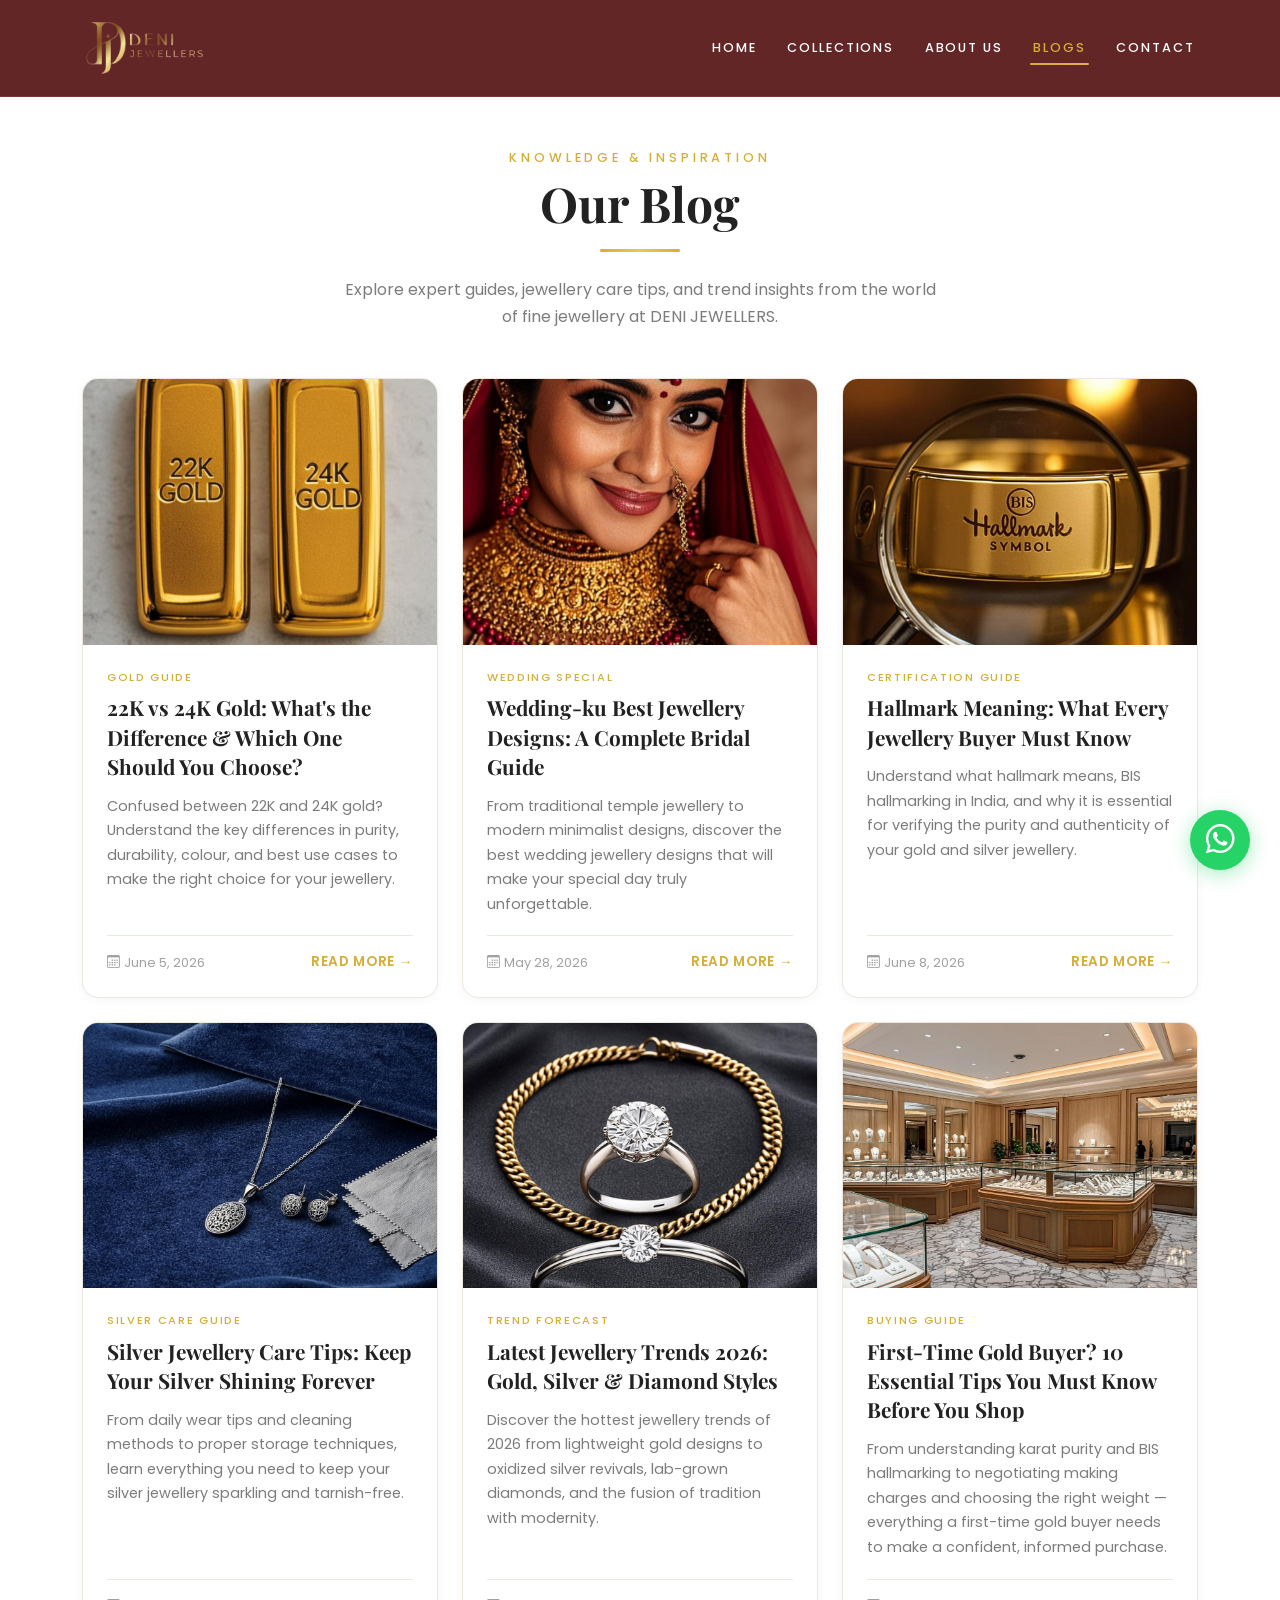
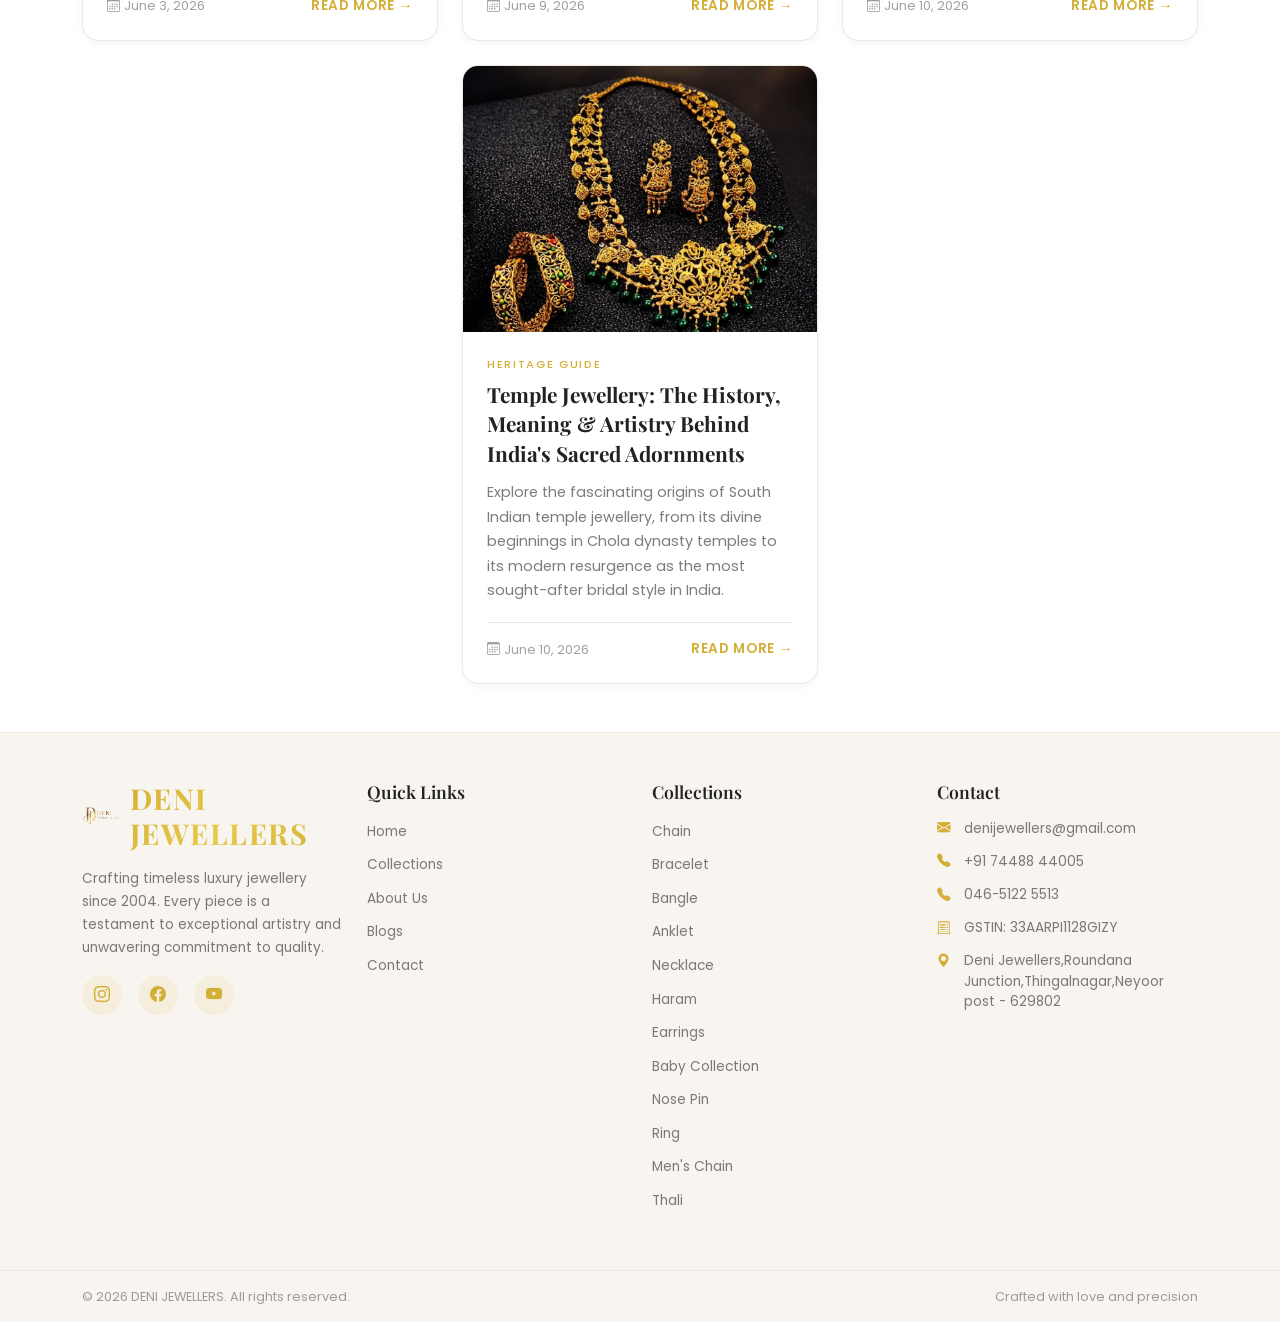
<file: blogs.html>
<!DOCTYPE html>
<html lang="en">
<head>
  <meta charset="UTF-8">
  <meta name="viewport" content="width=device-width, initial-scale=1.0">
  <title>Jewellery Blog | Gold Guides, Trends & Buying Tips</title>
  <meta name="description" content="Read our latest articles on gold jewellery, wedding trends, and expert guides from DENI JEWELLERS.">
  <meta name="keywords" content="Jewellery Blog, Gold Buying Guide, Hallmark Gold Guide, Gold Jewellery Tips, Jewellery Care, Gold Investment, Jewellery Trends, Deni Jewellers Blog">
  <link href="https://cdn.jsdelivr.net/npm/bootstrap@5.3.3/dist/css/bootstrap.min.css" rel="stylesheet">
  <link href="https://cdn.jsdelivr.net/npm/bootstrap-icons@1.11.3/font/bootstrap-icons.min.css" rel="stylesheet">
  <link rel="preconnect" href="https://fonts.googleapis.com">
  <link rel="preconnect" href="https://fonts.gstatic.com" crossorigin>
  <link href="https://fonts.googleapis.com/css2?family=Playfair+Display:ital,wght@0,400;0,500;0,600;0,700;0,800;0,900;1,400;1,500;1,600;1,700&family=Poppins:wght@300;400;500;600;700&display=swap" rel="stylesheet">
  <link rel="stylesheet" href="css/styles.css">
  <link rel="icon" type="image/png" href="Favicon.png">
</head>
<body>

  <!-- Navbar -->
  <nav class="navbar navbar-expand-lg fixed-top scrolled" id="mainNav">
    <div class="container">
      <a class="navbar-brand" href="index.html"><img src="images/Deni logo.png" alt="DENI JEWELLERS" class="nav-logo"></a>
      <button class="navbar-toggler" type="button" data-bs-toggle="offcanvas" data-bs-target="#mobileMenu" aria-controls="mobileMenu" aria-label="Toggle navigation"><span class="navbar-toggler-icon"></span></button>
      <div class="collapse navbar-collapse justify-content-end" id="navbarNav">
        <ul class="navbar-nav gap-lg-4 align-items-center">
          <li class="nav-item"><a class="nav-link" href="index.html">Home</a></li>
          <li class="nav-item"><a class="nav-link" href="collections.html">Collections</a></li>
          <li class="nav-item"><a class="nav-link" href="about.html">About Us</a></li>
          <li class="nav-item"><a class="nav-link active" href="blogs.html">Blogs</a></li>
          <li class="nav-item"><a class="nav-link" href="contact.html">Contact</a></li>
        </ul>
      </div>
    </div>
  </nav>

  <!-- Mobile Offcanvas -->
  <div class="offcanvas offcanvas-end" tabindex="-1" id="mobileMenu">
    <div class="offcanvas-header"><img src="images/Deni logo.png" alt="DENI JEWELLERS" class="nav-logo"><button type="button" class="btn-close" data-bs-dismiss="offcanvas" aria-label="Close"></button></div>
    <div class="offcanvas-body">
      <ul class="nav flex-column gap-3">
        <li><a class="nav-link-mobile" href="index.html">Home</a></li>
        <li><a class="nav-link-mobile" href="collections.html">Collections</a></li>
        <li><a class="nav-link-mobile" href="about.html">About Us</a></li>
        <li><a class="nav-link-mobile active" href="blogs.html">Blogs</a></li>
        <li><a class="nav-link-mobile" href="contact.html">Contact</a></li>
      </ul>
    </div>
  </div>

  <!-- Page Content -->
  <div class="page-header-spacer"></div>
  <div class="container py-5">
    <!-- Header -->
    <div class="text-center mb-5">
      <p class="section-subtitle">Knowledge & Inspiration</p>
      <h1 class="section-title">Our Blog</h1>
      <div class="gold-divider mt-3"></div>
      <p class="mt-4" style="max-width: 600px; margin-left: auto; margin-right: auto; color: rgba(68,68,68,0.7); line-height: 1.7;">Explore expert guides, jewellery care tips, and trend insights from the world of fine jewellery at DENI JEWELLERS.</p>
    </div>

    <!-- Blog Cards Grid -->
    <div class="row g-4 justify-content-center">
      <!-- Blog 1: 22K vs 24K Gold -->
      <div class="col-sm-6 col-lg-4 reveal" style="transition-delay: 0.1s;">
        <a href="blog-22k-vs-24k-gold.html" class="text-decoration-none">
          <div class="blog-card">
            <div class="blog-card-img-wrap">
              <img src="images/blog-22k-24k-gold.png" alt="22K vs 24K Gold Difference" class="blog-card-img">
            </div>
            <div class="blog-card-body">
              <p class="blog-card-tag">Gold Guide</p>
              <h3 class="blog-card-title">22K vs 24K Gold: What's the Difference & Which One Should You Choose?</h3>
              <p class="blog-card-excerpt">Confused between 22K and 24K gold? Understand the key differences in purity, durability, colour, and best use cases to make the right choice for your jewellery.</p>
              <div class="blog-card-meta">
                <span class="blog-card-date"><i class="bi bi-calendar3 me-1"></i>June 5, 2026</span>
                <span class="blog-card-link">Read More &rarr;</span>
              </div>
            </div>
          </div>
        </a>
      </div>

      <!-- Blog 2: Wedding Jewellery -->
      <div class="col-sm-6 col-lg-4 reveal" style="transition-delay: 0.2s;">
        <a href="blog-wedding-jewellery.html" class="text-decoration-none">
          <div class="blog-card">
            <div class="blog-card-img-wrap">
              <img src="images/blog-wedding-jewellery.png" alt="Wedding Best Jewellery Designs" class="blog-card-img">
            </div>
            <div class="blog-card-body">
              <p class="blog-card-tag">Wedding Special</p>
              <h3 class="blog-card-title">Wedding-ku Best Jewellery Designs: A Complete Bridal Guide</h3>
              <p class="blog-card-excerpt">From traditional temple jewellery to modern minimalist designs, discover the best wedding jewellery designs that will make your special day truly unforgettable.</p>
              <div class="blog-card-meta">
                <span class="blog-card-date"><i class="bi bi-calendar3 me-1"></i>May 28, 2026</span>
                <span class="blog-card-link">Read More &rarr;</span>
              </div>
            </div>
          </div>
        </a>
      </div>

      <!-- Blog 3: Hallmark Meaning -->
      <div class="col-sm-6 col-lg-4 reveal" style="transition-delay: 0.3s;">
        <a href="blog-hallmark-meaning.html" class="text-decoration-none">
          <div class="blog-card">
            <div class="blog-card-img-wrap">
              <img src="images/blog-hallmark.png" alt="Hallmark Meaning" class="blog-card-img">
            </div>
            <div class="blog-card-body">
              <p class="blog-card-tag">Certification Guide</p>
              <h3 class="blog-card-title">Hallmark Meaning: What Every Jewellery Buyer Must Know</h3>
              <p class="blog-card-excerpt">Understand what hallmark means, BIS hallmarking in India, and why it is essential for verifying the purity and authenticity of your gold and silver jewellery.</p>
              <div class="blog-card-meta">
                <span class="blog-card-date"><i class="bi bi-calendar3 me-1"></i>June 8, 2026</span>
                <span class="blog-card-link">Read More &rarr;</span>
              </div>
            </div>
          </div>
        </a>
      </div>

      <!-- Blog 4: Silver Jewellery Care -->
      <div class="col-sm-6 col-lg-4 reveal" style="transition-delay: 0.4s;">
        <a href="blog-silver-jewellery-care.html" class="text-decoration-none">
          <div class="blog-card">
            <div class="blog-card-img-wrap">
              <img src="images/blog-silver-care.png" alt="Silver Jewellery Care Tips" class="blog-card-img">
            </div>
            <div class="blog-card-body">
              <p class="blog-card-tag">Silver Care Guide</p>
              <h3 class="blog-card-title">Silver Jewellery Care Tips: Keep Your Silver Shining Forever</h3>
              <p class="blog-card-excerpt">From daily wear tips and cleaning methods to proper storage techniques, learn everything you need to keep your silver jewellery sparkling and tarnish-free.</p>
              <div class="blog-card-meta">
                <span class="blog-card-date"><i class="bi bi-calendar3 me-1"></i>June 3, 2026</span>
                <span class="blog-card-link">Read More &rarr;</span>
              </div>
            </div>
          </div>
        </a>
      </div>

      <!-- Blog 5: Latest Trends 2026 -->
      <div class="col-sm-6 col-lg-4 reveal" style="transition-delay: 0.5s;">
        <a href="blog-latest-trends-2026.html" class="text-decoration-none">
          <div class="blog-card">
            <div class="blog-card-img-wrap">
              <img src="images/blog-trends-2026.png" alt="Latest Jewellery Trends 2026" class="blog-card-img">
            </div>
            <div class="blog-card-body">
              <p class="blog-card-tag">Trend Forecast</p>
              <h3 class="blog-card-title">Latest Jewellery Trends 2026: Gold, Silver & Diamond Styles</h3>
              <p class="blog-card-excerpt">Discover the hottest jewellery trends of 2026 from lightweight gold designs to oxidized silver revivals, lab-grown diamonds, and the fusion of tradition with modernity.</p>
              <div class="blog-card-meta">
                <span class="blog-card-date"><i class="bi bi-calendar3 me-1"></i>June 9, 2026</span>
                <span class="blog-card-link">Read More &rarr;</span>
              </div>
            </div>
          </div>
        </a>
      </div>

      <!-- Blog 6: Buying Guide -->
      <div class="col-sm-6 col-lg-4 reveal" style="transition-delay: 0.6s;">
        <a href="blog-first-time-gold-buyer.html" class="text-decoration-none">
          <div class="blog-card">
            <div class="blog-card-img-wrap">
              <img src="images/blog-store-interior.png" alt="Jewellery Buying Guide" class="blog-card-img">
            </div>
            <div class="blog-card-body">
              <p class="blog-card-tag">Buying Guide</p>
              <h3 class="blog-card-title">First-Time Gold Buyer? 10 Essential Tips You Must Know Before You Shop</h3>
              <p class="blog-card-excerpt">From understanding karat purity and BIS hallmarking to negotiating making charges and choosing the right weight — everything a first-time gold buyer needs to make a confident, informed purchase.</p>
              <div class="blog-card-meta">
                <span class="blog-card-date"><i class="bi bi-calendar3 me-1"></i>June 10, 2026</span>
                <span class="blog-card-link">Read More &rarr;</span>
              </div>
            </div>
          </div>
        </a>
      </div>

      <!-- Blog 7: Temple Jewellery -->
      <div class="col-sm-6 col-lg-4 reveal" style="transition-delay: 0.7s;">
        <a href="blog-temple-jewellery.html" class="text-decoration-none">
          <div class="blog-card">
            <div class="blog-card-img-wrap">
              <img src="images/blog-temple-jewellery.png" alt="Temple Jewellery History" class="blog-card-img">
            </div>
            <div class="blog-card-body">
              <p class="blog-card-tag">Heritage Guide</p>
              <h3 class="blog-card-title">Temple Jewellery: The History, Meaning & Artistry Behind India's Sacred Adornments</h3>
              <p class="blog-card-excerpt">Explore the fascinating origins of South Indian temple jewellery, from its divine beginnings in Chola dynasty temples to its modern resurgence as the most sought-after bridal style in India.</p>
              <div class="blog-card-meta">
                <span class="blog-card-date"><i class="bi bi-calendar3 me-1"></i>June 10, 2026</span>
                <span class="blog-card-link">Read More &rarr;</span>
              </div>
            </div>
          </div>
        </a>
      </div>
    </div>
  </div>

  <!-- Footer -->
  <footer class="site-footer">
    <div class="container py-5">
      <div class="row g-4">
        <div class="col-lg-3 mb-3 mb-lg-0">
          <div class="d-flex align-items-center gap-2 mb-3"><img src="images\Deni logo.png" alt="DENI JEWELLERS" class="footer-logo"><h3 class="brand-text mb-0">DENI JEWELLERS</h3></div>
          <p class="footer-text">Crafting timeless luxury jewellery since 2004. Every piece is a testament to exceptional artistry and unwavering commitment to quality.</p>
          <div class="d-flex gap-3 mt-3">
            <a href="https://www.instagram.com/deni_jewellers_mondaymarket?igsh=MWc0eXhvbDVtbXg4Ng==" class="social-icon" aria-label="Instagram"><i class="bi bi-instagram"></i></a>
            <a href="https://www.facebook.com/share/1BH4JmfHtx/" class="social-icon" aria-label="Facebook"><i class="bi bi-facebook"></i></a>
            <a href="https://youtube.com/@denijewellers?si=dCPI0h2RZP6Idxyl" class="social-icon" aria-label="Youtube"><i class="bi bi-youtube"></i></a>
          </div>
        </div>
        <div class="col-6 col-lg-3">
          <h4 class="footer-heading">Quick Links</h4>
          <ul class="footer-links">
            <li><a href="index.html">Home</a></li>
            <li><a href="collections.html">Collections</a></li>
            <li><a href="about.html">About Us</a></li>
            <li><a href="blogs.html">Blogs</a></li>
            <li><a href="contact.html">Contact</a></li>
          </ul>
        </div>
        <div class="col-6 col-lg-3">
          <h4 class="footer-heading">Collections</h4>
          <ul class="footer-links">
            <li><a href="collections.html">Chain</a></li>
            <li><a href="collections.html">Bracelet</a></li>
            <li><a href="collections.html">Bangle</a></li>
            <li><a href="collections.html">Anklet</a></li>
            <li><a href="collections.html">Necklace</a></li>
            <li><a href="collections.html">Haram</a></li>
            <li><a href="collections.html">Earrings</a></li>
            <li><a href="collections.html">Baby Collection</a></li>
            <li><a href="collections.html">Nose Pin</a></li>
            <li><a href="collections.html">Ring</a></li>
            <li><a href="collections.html">Men's Chain</a></li>
            <li><a href="collections.html">Thali</a></li>
          </ul>
        </div>
        <div class="col-lg-3">
          <h4 class="footer-heading">Contact</h4>
          <ul class="footer-contact">
            <li><i class="bi bi-envelope-fill me-2 text-gold"></i>denijewellers@gmail.com</li>
            <li><i class="bi bi-telephone-fill me-2 text-gold"></i>+91 74488 44005</li>
            <li><i class="bi bi-telephone-fill me-2 text-gold"></i>046-5122 5513</li>
            <li><i class="bi bi-receipt-cutoff me-2 text-gold"></i>GSTIN: 33AARPI1128GIZY</li>
            <li><i class="bi bi-geo-alt-fill me-2 text-gold"></i>Deni Jewellers,Roundana Junction,Thingalnagar,Neyoor post - 629802</li>
          </ul>
        </div>
      </div>
    </div>
    <div class="footer-bottom">
      <div class="container">
        <div class="row align-items-center py-3">
          <div class="col-sm-6 text-center text-sm-start"><p class="mb-0">&copy; 2026 DENI JEWELLERS. All rights reserved.</p></div>
          <div class="col-sm-6 text-center text-sm-end"><p class="mb-0">Crafted with love and precision</p></div>
        </div>
      </div>
    </div>
  </footer>

  <!-- Floating WhatsApp -->
  <a href="https://wa.me/917448844005" target="_blank" rel="noopener noreferrer" class="floating-whatsapp" aria-label="Chat on WhatsApp">
    <i class="bi bi-whatsapp"></i>
    <span class="whatsapp-tooltip">Chat with us!</span>
  </a>

  <script src="https://cdn.jsdelivr.net/npm/bootstrap@5.3.3/dist/js/bootstrap.bundle.min.js"></script>
  <script src="js/script.js"></script>
</body>
</html>
</file>
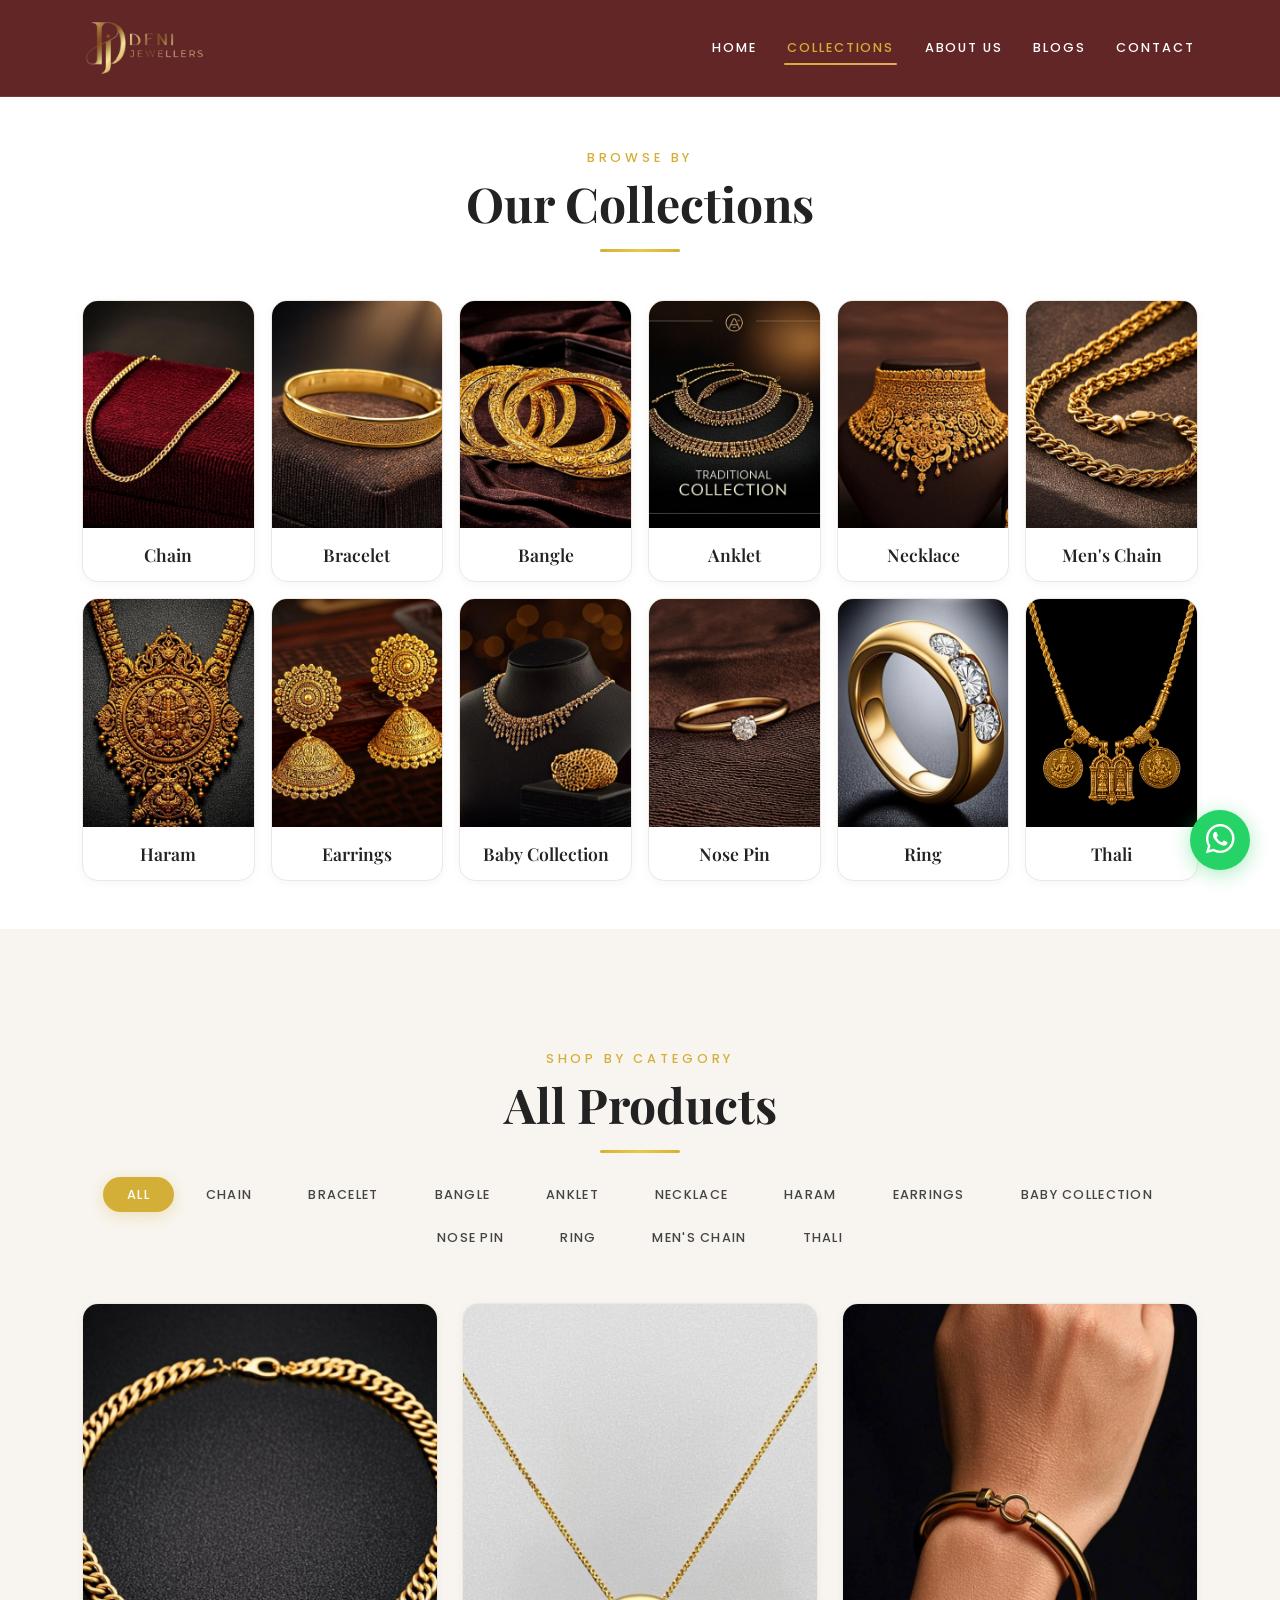
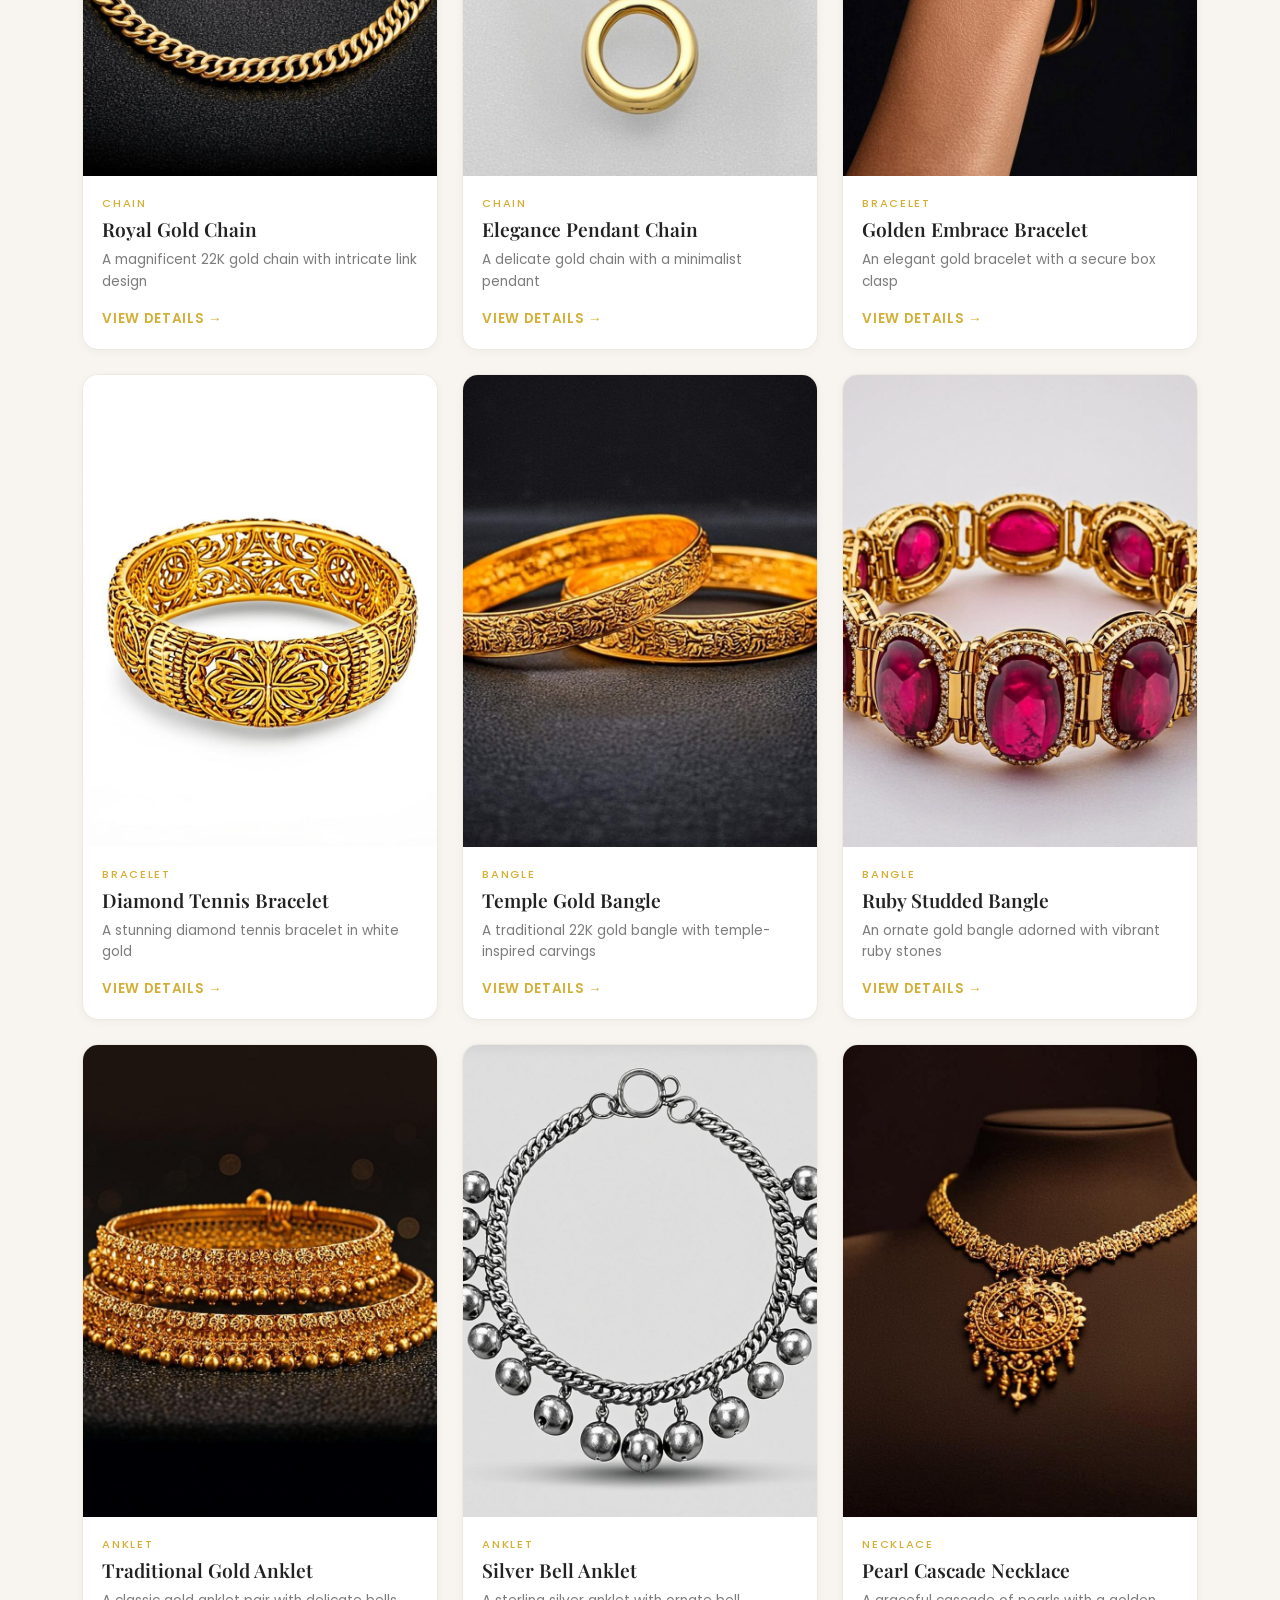
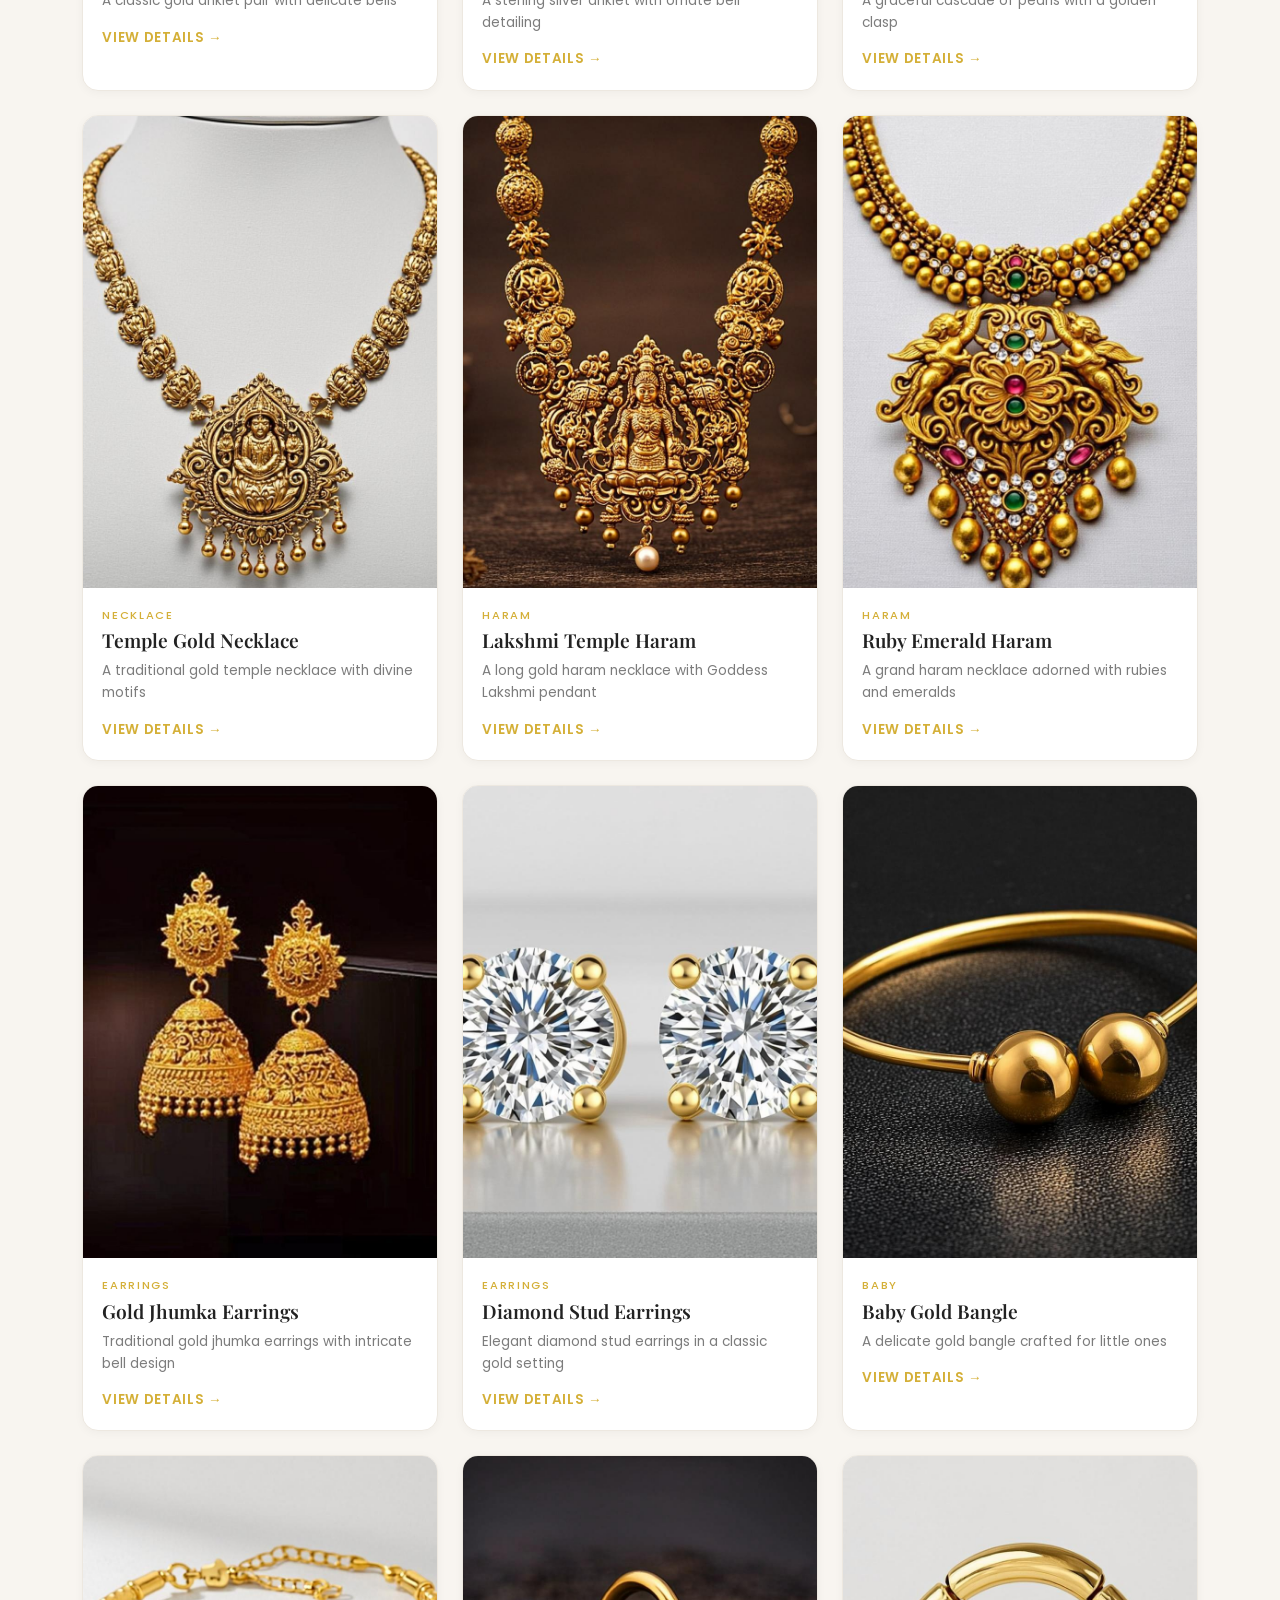
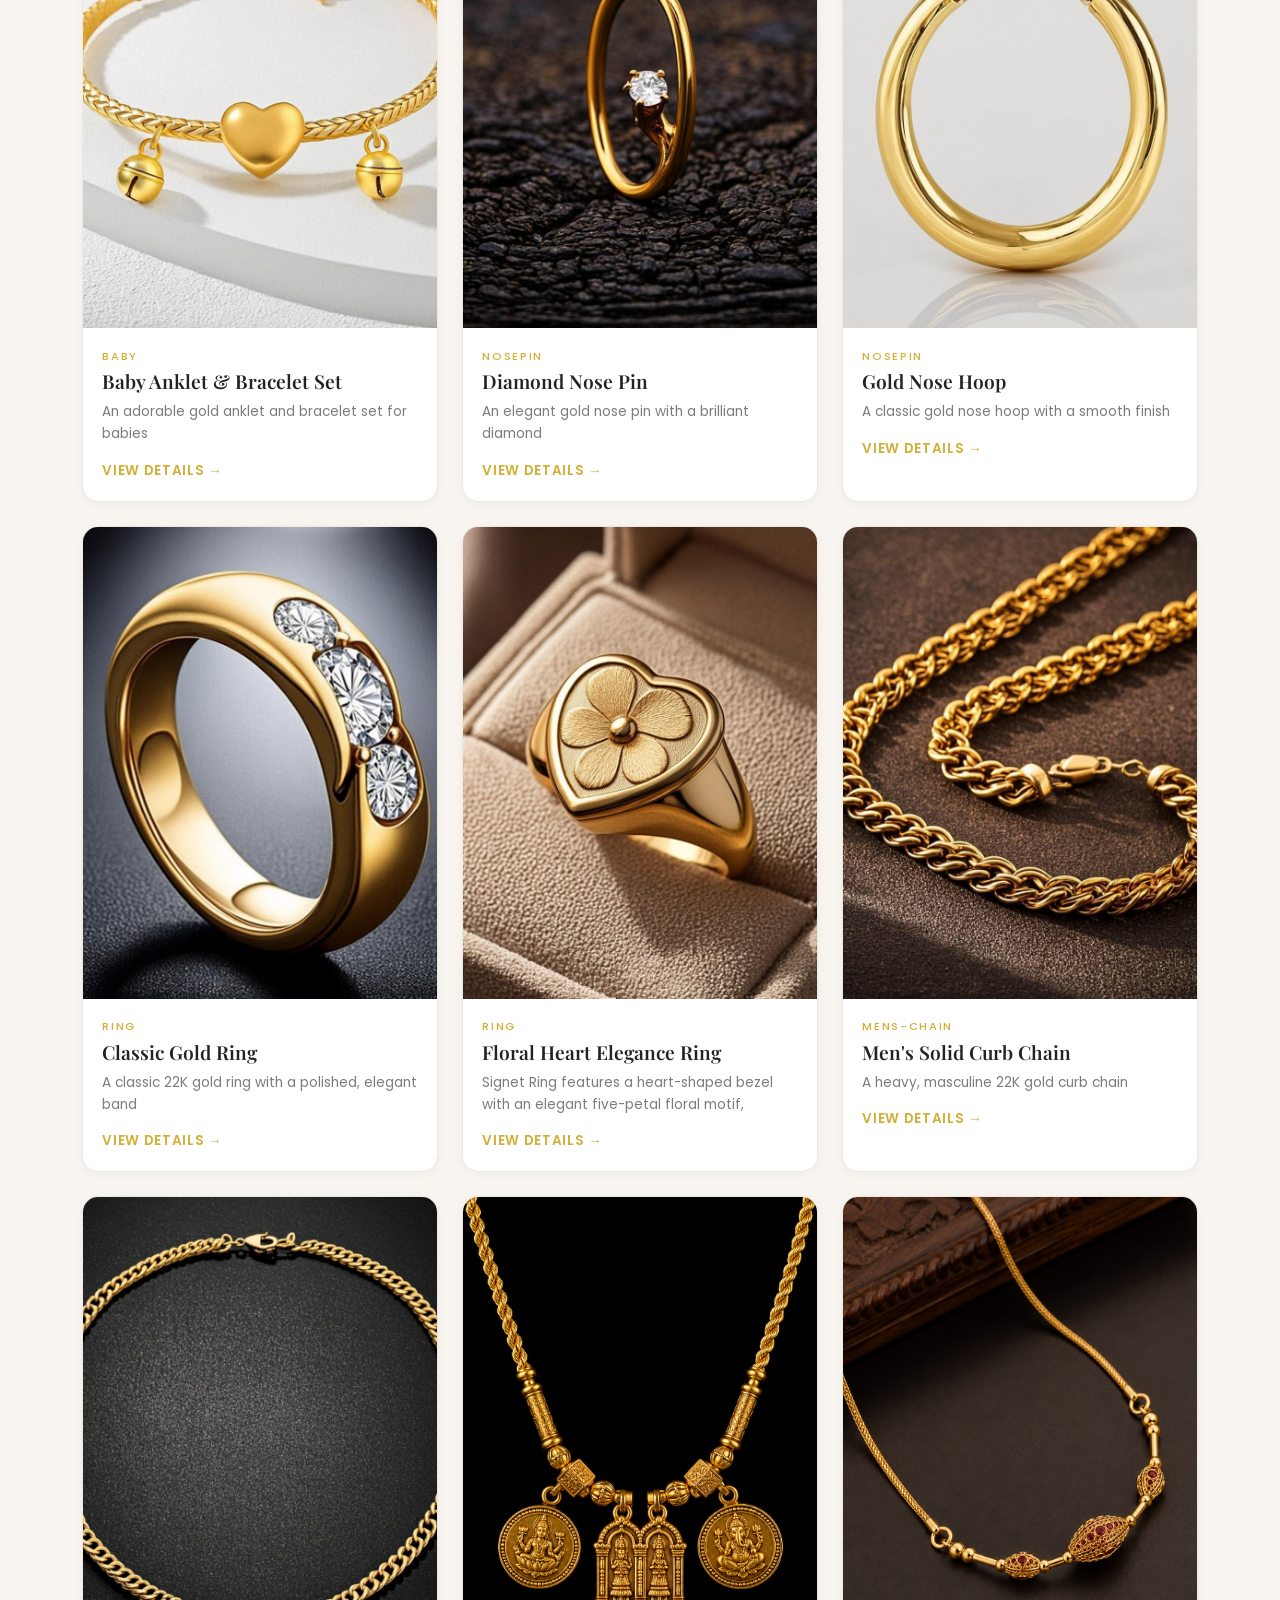
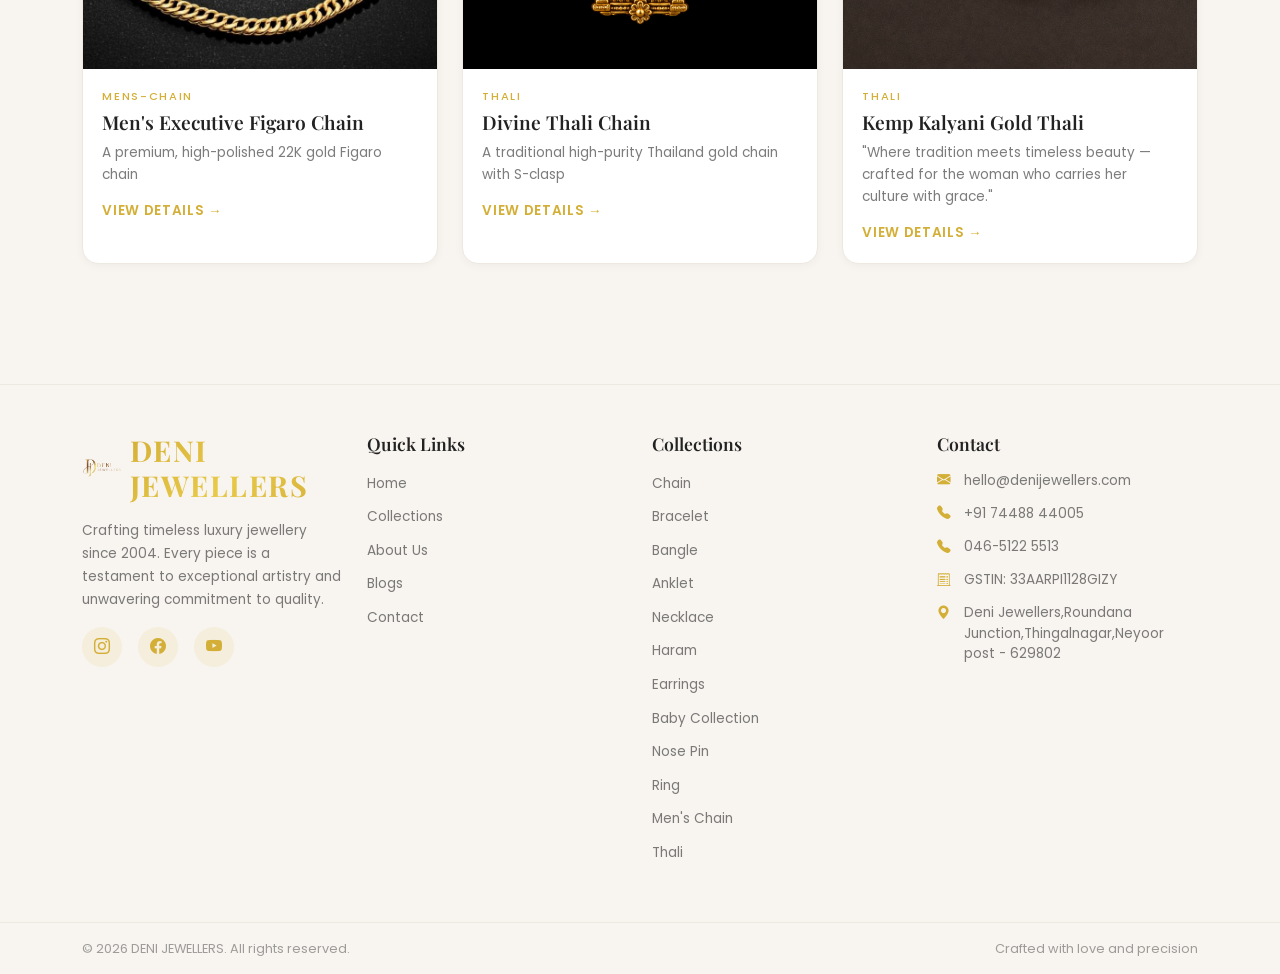
<file: collections.html>
<!DOCTYPE html>
<html lang="en">
<head>
  <meta charset="UTF-8">
  <meta name="viewport" content="width=device-width, initial-scale=1.0">
  <title>Jewellery Collections | Gold, Silver & Bridal Designs</title>
  <meta name="description" content="Explore our exquisite collections of rings, necklaces, earrings, bracelets, and bridal jewellery.">
  <meta name="keywords" content="Jewellery Collections, Gold Collection, Silver Collection, Bridal Collection, Temple Jewellery Collection, Gold Necklaces, Gold Chains, Earrings Collection, Rings Collection">
  <link href="https://cdn.jsdelivr.net/npm/bootstrap@5.3.3/dist/css/bootstrap.min.css" rel="stylesheet">
  <link href="https://cdn.jsdelivr.net/npm/bootstrap-icons@1.11.3/font/bootstrap-icons.min.css" rel="stylesheet">
  <link rel="preconnect" href="https://fonts.googleapis.com">
  <link rel="preconnect" href="https://fonts.gstatic.com" crossorigin>
  <link href="https://fonts.googleapis.com/css2?family=Playfair+Display:ital,wght@0,400;0,500;0,600;0,700;0,800;0,900;1,400;1,500;1,600;1,700&family=Poppins:wght@300;400;500;600;700&display=swap" rel="stylesheet">
  <link rel="stylesheet" href="css/styles.css">
  <link rel="icon" type="image/png" href="Favicon.png">
</head>
<body>

  <!-- Navbar -->
  <nav class="navbar navbar-expand-lg fixed-top scrolled" id="mainNav">
    <div class="container">
      <a class="navbar-brand" href="index.html"><img src="images/Deni logo.png" alt="DENI JEWELLERS" class="nav-logo"></a>
      <button class="navbar-toggler" type="button" data-bs-toggle="offcanvas" data-bs-target="#mobileMenu" aria-controls="mobileMenu" aria-label="Toggle navigation"><span class="navbar-toggler-icon"></span></button>
      <div class="collapse navbar-collapse justify-content-end" id="navbarNav">
        <ul class="navbar-nav gap-lg-4 align-items-center">
          <li class="nav-item"><a class="nav-link" href="index.html">Home</a></li>
          <li class="nav-item"><a class="nav-link active" href="collections.html">Collections</a></li>
          <li class="nav-item"><a class="nav-link" href="about.html">About Us</a></li>
          <li class="nav-item"><a class="nav-link" href="blogs.html">Blogs</a></li>
          <li class="nav-item"><a class="nav-link" href="contact.html">Contact</a></li>
        </ul>
      </div>
    </div>
  </nav>

  <!-- Mobile Offcanvas -->
  <div class="offcanvas offcanvas-end" tabindex="-1" id="mobileMenu">
    <div class="offcanvas-header"><img src="images/Deni logo.png" alt="DENI JEWELLERS" class="nav-logo"><button type="button" class="btn-close" data-bs-dismiss="offcanvas" aria-label="Close"></button></div>
    <div class="offcanvas-body">
      <ul class="nav flex-column gap-3">
        <li><a class="nav-link-mobile" href="index.html">Home</a></li>
        <li><a class="nav-link-mobile active" href="collections.html">Collections</a></li>
        <li><a class="nav-link-mobile" href="about.html">About Us</a></li>
        <li><a class="nav-link-mobile" href="blogs.html">Blogs</a></li>
        <li><a class="nav-link-mobile" href="contact.html">Contact</a></li>
      </ul>
    </div>
  </div>

  <!-- Page Content -->
  <div class="page-header-spacer"></div>

  <!-- Category Showcase -->
  <section class="py-5 bg-white">
    <div class="container">
      <div class="text-center mb-5">
        <p class="section-subtitle">Browse By</p>
        <h1 class="section-title">Our Collections</h1>
        <div class="gold-divider mt-3"></div>
      </div>
      <div class="row g-3 justify-content-center">
        <div class="col-6 col-md-4 col-lg">
          <a href="#" class="text-decoration-none category-nav-link" onclick="filterCollection('chain'); return false;">
            <div class="collection-card">
              <div class="collection-img-wrap"><img src="images/cat-chain.png" alt="Chain" class="collection-img"></div>
              <div class="collection-info"><h3>Chain</h3></div>
            </div>
          </a>
        </div>
        <div class="col-6 col-md-4 col-lg">
          <a href="#" class="text-decoration-none category-nav-link" onclick="filterCollection('bracelet'); return false;">
            <div class="collection-card">
              <div class="collection-img-wrap"><img src="images/cat-bracelet.png" alt="Bracelet" class="collection-img"></div>
              <div class="collection-info"><h3>Bracelet</h3></div>
            </div>
          </a>
        </div>
        <div class="col-6 col-md-4 col-lg">
          <a href="#" class="text-decoration-none category-nav-link" onclick="filterCollection('bangle'); return false;">
            <div class="collection-card">
              <div class="collection-img-wrap"><img src="images/cat-bangle.png" alt="Bangle" class="collection-img"></div>
              <div class="collection-info"><h3>Bangle</h3></div>
            </div>
          </a>
        </div>
        <div class="col-6 col-md-4 col-lg">
          <a href="#" class="text-decoration-none category-nav-link" onclick="filterCollection('anklet'); return false;">
            <div class="collection-card">
              <div class="collection-img-wrap"><img src="images/cat-anklet.png" alt="Anklet" class="collection-img"></div>
              <div class="collection-info"><h3>Anklet</h3></div>
            </div>
          </a>
        </div>
        <div class="col-6 col-md-4 col-lg">
          <a href="#" class="text-decoration-none category-nav-link" onclick="filterCollection('necklace'); return false;">
            <div class="collection-card">
              <div class="collection-img-wrap"><img src="images/cat-necklace.png" alt="Necklace" class="collection-img"></div>
              <div class="collection-info"><h3>Necklace</h3></div>
            </div>
          </a>
        </div>
        <div class="col-6 col-md-4 col-lg">
          <a href="#" class="text-decoration-none category-nav-link" onclick="filterCollection('mens-chain'); return false;">
            <div class="collection-card">
              <div class="collection-img-wrap"><img src="images\mens_chain_angle1_top.png" alt="Men's Chain" class="collection-img"></div>
              <div class="collection-info"><h3>Men's Chain</h3></div>
            </div>
          </a>
        </div>
      </div>
      <div class="row g-3 justify-content-center mt-0">
        <div class="col-6 col-md-4 col-lg">
          <a href="#" class="text-decoration-none category-nav-link" onclick="filterCollection('haram'); return false;">
            <div class="collection-card">
              <div class="collection-img-wrap"><img src="images/cat-haram.png" alt="Haram" class="collection-img"></div>
              <div class="collection-info"><h3>Haram</h3></div>
            </div>
          </a>
        </div>
        <div class="col-6 col-md-4 col-lg">
          <a href="#" class="text-decoration-none category-nav-link" onclick="filterCollection('earrings'); return false;">
            <div class="collection-card">
              <div class="collection-img-wrap"><img src="images/cat-earrings.png" alt="Earrings" class="collection-img"></div>
              <div class="collection-info"><h3>Earrings</h3></div>
            </div>
          </a>
        </div>
        <div class="col-6 col-md-4 col-lg">
          <a href="#" class="text-decoration-none category-nav-link" onclick="filterCollection('baby'); return false;">
            <div class="collection-card">
              <div class="collection-img-wrap"><img src="images/cat-baby.png" alt="Baby Collection" class="collection-img"></div>
              <div class="collection-info"><h3>Baby Collection</h3></div>
            </div>
          </a>
        </div>
        <div class="col-6 col-md-4 col-lg">
          <a href="#" class="text-decoration-none category-nav-link" onclick="filterCollection('nosepin'); return false;">
            <div class="collection-card">
              <div class="collection-img-wrap"><img src="images/cat-nosepin.png" alt="Nose Pin" class="collection-img"></div>
              <div class="collection-info"><h3>Nose Pin</h3></div>
            </div>
          </a>
        </div>
        <div class="col-6 col-md-4 col-lg">
          <a href="#" class="text-decoration-none category-nav-link" onclick="filterCollection('ring'); return false;">
            <div class="collection-card">
              <div class="collection-img-wrap"><img src="images\gold_ring_angle1_top.png" alt="Ring" class="collection-img"></div>
              <div class="collection-info"><h3>Ring</h3></div>
            </div>
          </a>
        </div>
        <div class="col-6 col-md-4 col-lg">
          <a href="#" class="text-decoration-none category-nav-link" onclick="filterCollection('Thali'); return false;">
            <div class="collection-card">
              <div class="collection-img-wrap"><img src="images\thali 1.png" alt="Thali" class="collection-img"></div>
              <div class="collection-info"><h3>Thali</h3></div>
            </div>
          </a>
        </div>
      </div>
    </div>
  </section>

  <!-- Products Section -->
  <section class="section-padding bg-beige">
    <div class="container">
      <div class="text-center mb-4">
        <p class="section-subtitle">Shop By Category</p>
        <h2 class="section-title">All Products</h2>
        <div class="gold-divider mt-3"></div>
      </div>

      <!-- Category Filter -->
      <div class="d-flex flex-wrap justify-content-center gap-2 mb-5" id="collectionFilters">
        <button class="btn btn-filter active" data-category="all" onclick="filterCollection('all')">All</button>
        <button class="btn btn-filter" data-category="chain" onclick="filterCollection('chain')">Chain</button>
        <button class="btn btn-filter" data-category="bracelet" onclick="filterCollection('bracelet')">Bracelet</button>
        <button class="btn btn-filter" data-category="bangle" onclick="filterCollection('bangle')">Bangle</button>
        <button class="btn btn-filter" data-category="anklet" onclick="filterCollection('anklet')">Anklet</button>
        <button class="btn btn-filter" data-category="necklace" onclick="filterCollection('necklace')">Necklace</button>
        <button class="btn btn-filter" data-category="haram" onclick="filterCollection('haram')">Haram</button>
        <button class="btn btn-filter" data-category="earrings" onclick="filterCollection('earrings')">Earrings</button>
        <button class="btn btn-filter" data-category="baby" onclick="filterCollection('baby')">Baby Collection</button>
        <button class="btn btn-filter" data-category="nosepin" onclick="filterCollection('nosepin')">Nose Pin</button>
        <button class="btn btn-filter" data-category="ring" onclick="filterCollection('ring')">Ring</button>
        <button class="btn btn-filter" data-category="mens-chain" onclick="filterCollection('mens-chain')">Men's Chain</button>
        <button class="btn btn-filter" data-category="thailand" onclick="filterCollection('Thali')">Thali</button>
      </div>

      <!-- Products Grid -->
      <div class="row g-4" id="collectionsGrid"></div>
    </div>
  </section>

  <!-- Footer -->
  <footer class="site-footer">
    <div class="container py-5">
      <div class="row g-4">
        <div class="col-lg-3 mb-3 mb-lg-0">
          <div class="d-flex align-items-center gap-2 mb-3"><img src="images\Deni logo.png" alt="DENI JEWELLERS" class="footer-logo"><h3 class="brand-text mb-0">DENI JEWELLERS</h3></div>
          <p class="footer-text">Crafting timeless luxury jewellery since 2004. Every piece is a testament to exceptional artistry and unwavering commitment to quality.</p>
          <div class="d-flex gap-3 mt-3">
            <a href="https://www.instagram.com/deni_jewellers_mondaymarket?igsh=MWc0eXhvbDVtbXg4Ng==" class="social-icon" aria-label="Instagram"><i class="bi bi-instagram"></i></a>
            <a href="https://www.facebook.com/share/1BH4JmfHtx/" class="social-icon" aria-label="Facebook"><i class="bi bi-facebook"></i></a>
            <a href="https://youtube.com/@denijewellers?si=dCPI0h2RZP6Idxyl" class="social-icon" aria-label="Youtube"><i class="bi bi-youtube"></i></a>
          </div>
        </div>
        <div class="col-6 col-lg-3">
          <h4 class="footer-heading">Quick Links</h4>
          <ul class="footer-links">
            <li><a href="index.html">Home</a></li>
            <li><a href="collections.html">Collections</a></li>
            <li><a href="about.html">About Us</a></li>
            <li><a href="blogs.html">Blogs</a></li>
            <li><a href="contact.html">Contact</a></li>
          </ul>
        </div>
        <div class="col-6 col-lg-3">
          <h4 class="footer-heading">Collections</h4>
          <ul class="footer-links">
            <li><a href="collections.html">Chain</a></li>
            <li><a href="collections.html">Bracelet</a></li>
            <li><a href="collections.html">Bangle</a></li>
            <li><a href="collections.html">Anklet</a></li>
            <li><a href="collections.html">Necklace</a></li>
            <li><a href="collections.html">Haram</a></li>
            <li><a href="collections.html">Earrings</a></li>
            <li><a href="collections.html">Baby Collection</a></li>
            <li><a href="collections.html">Nose Pin</a></li>
            <li><a href="collections.html">Ring</a></li>
            <li><a href="collections.html">Men's Chain</a></li>
            <li><a href="collections.html">Thali</a></li>
          </ul>
        </div>
        <div class="col-lg-3">
          <h4 class="footer-heading">Contact</h4>
          <ul class="footer-contact">
            <li><i class="bi bi-envelope-fill me-2 text-gold"></i>hello@denijewellers.com</li>
            <li><i class="bi bi-telephone-fill me-2 text-gold"></i>+91 74488 44005</li>
            <li><i class="bi bi-telephone-fill me-2 text-gold"></i>046-5122 5513</li>
            <li><i class="bi bi-receipt-cutoff me-2 text-gold"></i>GSTIN: 33AARPI1128GIZY</li>
            <li><i class="bi bi-geo-alt-fill me-2 text-gold"></i>Deni Jewellers,Roundana Junction,Thingalnagar,Neyoor post - 629802</li>
          </ul>
        </div>
      </div>
    </div>
    <div class="footer-bottom">
      <div class="container">
        <div class="row align-items-center py-3">
          <div class="col-sm-6 text-center text-sm-start"><p class="mb-0">&copy; 2026 DENI JEWELLERS. All rights reserved.</p></div>
          <div class="col-sm-6 text-center text-sm-end"><p class="mb-0">Crafted with love and precision</p></div>
        </div>
      </div>
    </div>
  </footer>

  <!-- Floating WhatsApp -->
  <a href="https://wa.me/917448844005" target="_blank" rel="noopener noreferrer" class="floating-whatsapp" aria-label="Chat on WhatsApp">
    <i class="bi bi-whatsapp"></i>
    <span class="whatsapp-tooltip">Chat with us!</span>
  </a>

  <script src="https://cdn.jsdelivr.net/npm/bootstrap@5.3.3/dist/js/bootstrap.bundle.min.js"></script>
  <script src="js/script.js"></script>
</body>
</html>
</file>
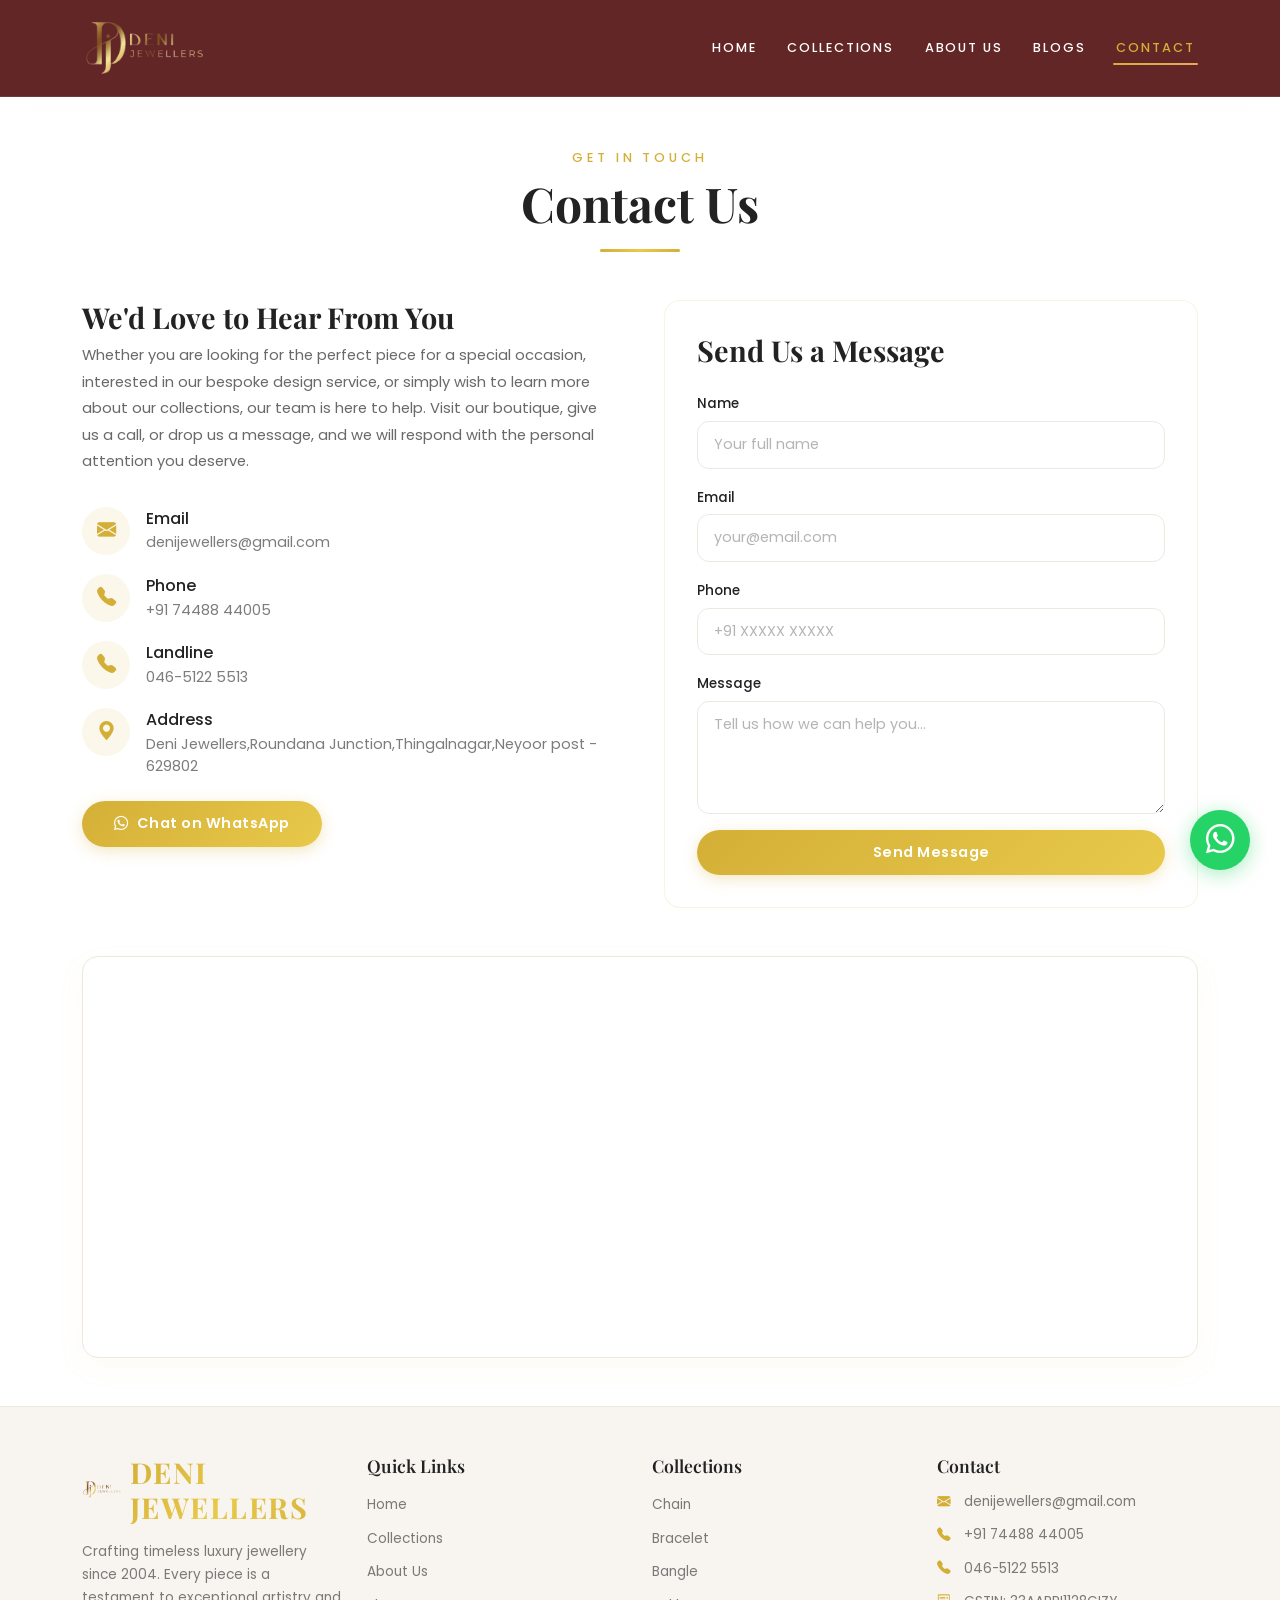
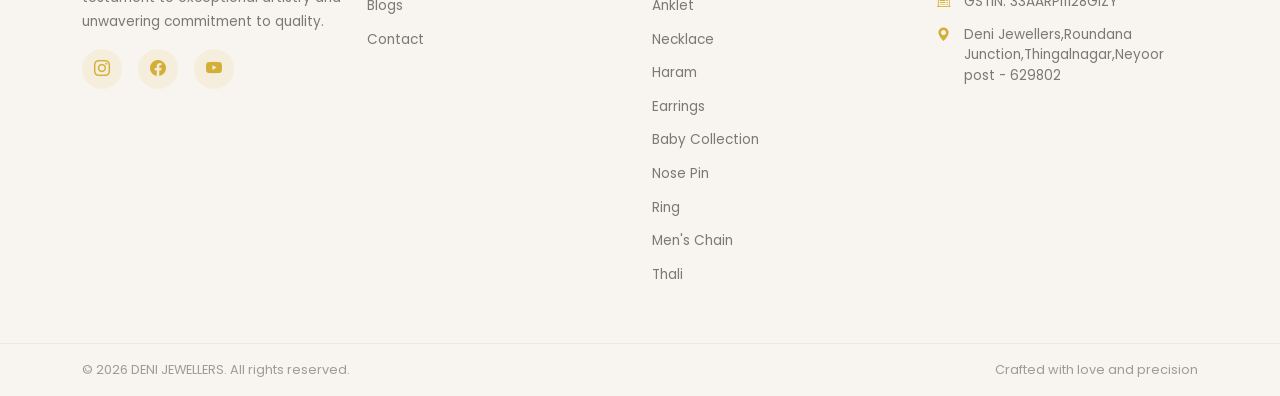
<file: contact.html>
<!DOCTYPE html>
<html lang="en">
<head>
  <meta charset="UTF-8">
  <meta name="viewport" content="width=device-width, initial-scale=1.0">
  <title>Contact Deni Jewellers | Get in Touch</title>
  <meta name="description" content="Get in touch with DENI JEWELLERS for bespoke jewellery enquiries.">
  <meta name="keywords" content="Contact Deni Jewellers, Jewellery Shop Contact, Gold Jewellery Store, Jewellery Enquiry, Customer Support, Jewellery Store Location">
  <link href="https://cdn.jsdelivr.net/npm/bootstrap@5.3.3/dist/css/bootstrap.min.css" rel="stylesheet">
  <link href="https://cdn.jsdelivr.net/npm/bootstrap-icons@1.11.3/font/bootstrap-icons.min.css" rel="stylesheet">
  <link rel="preconnect" href="https://fonts.googleapis.com">
  <link rel="preconnect" href="https://fonts.gstatic.com" crossorigin>
  <link href="https://fonts.googleapis.com/css2?family=Playfair+Display:ital,wght@0,400;0,500;0,600;0,700;0,800;0,900;1,400;1,500;1,600;1,700&family=Poppins:wght@300;400;500;600;700&display=swap" rel="stylesheet">
  <link rel="stylesheet" href="css/styles.css">
  <link rel="icon" type="image/png" href="Favicon.png">
</head>
<body>

  <!-- Navbar -->
  <nav class="navbar navbar-expand-lg fixed-top scrolled" id="mainNav">
    <div class="container">
      <a class="navbar-brand" href="index.html"><img src="images/Deni logo.png" alt="DENI JEWELLERS" class="nav-logo"></a>
      <button class="navbar-toggler" type="button" data-bs-toggle="offcanvas" data-bs-target="#mobileMenu" aria-controls="mobileMenu" aria-label="Toggle navigation"><span class="navbar-toggler-icon"></span></button>
      <div class="collapse navbar-collapse justify-content-end" id="navbarNav">
        <ul class="navbar-nav gap-lg-4 align-items-center">
          <li class="nav-item"><a class="nav-link" href="index.html">Home</a></li>
          <li class="nav-item"><a class="nav-link" href="collections.html">Collections</a></li>
          <li class="nav-item"><a class="nav-link" href="about.html">About Us</a></li>
          <li class="nav-item"><a class="nav-link" href="blogs.html">Blogs</a></li>
          <li class="nav-item"><a class="nav-link active" href="contact.html">Contact</a></li>
        </ul>
      </div>
    </div>
  </nav>

  <!-- Mobile Offcanvas -->
  <div class="offcanvas offcanvas-end" tabindex="-1" id="mobileMenu">
    <div class="offcanvas-header"><img src="images/Deni logo.png" alt="DENI JEWELLERS" class="nav-logo"><button type="button" class="btn-close" data-bs-dismiss="offcanvas" aria-label="Close"></button></div>
    <div class="offcanvas-body">
      <ul class="nav flex-column gap-3">
        <li><a class="nav-link-mobile" href="index.html">Home</a></li>
        <li><a class="nav-link-mobile" href="collections.html">Collections</a></li>
        <li><a class="nav-link-mobile" href="about.html">About Us</a></li>
        <li><a class="nav-link-mobile" href="blogs.html">Blogs</a></li>
        <li><a class="nav-link-mobile active" href="contact.html">Contact</a></li>
      </ul>
    </div>
  </div>

  <!-- Page Content -->
  <div class="page-header-spacer"></div>
  <div class="container py-5">
    <!-- Header -->
    <div class="text-center mb-5">
      <p class="section-subtitle">Get In Touch</p>
      <h1 class="section-title">Contact Us</h1>
      <div class="gold-divider mt-3"></div>
    </div>

    <div class="row g-5 mb-5">
      <!-- Contact Info -->
      <div class="col-lg-6">
        <h2 class="contact-heading">We'd Love to Hear From You</h2>
        <p class="contact-text">Whether you are looking for the perfect piece for a special occasion, interested in our bespoke design service, or simply wish to learn more about our collections, our team is here to help. Visit our boutique, give us a call, or drop us a message, and we will respond with the personal attention you deserve.</p>

        <div class="contact-info-items">
          <div class="contact-info-item">
            <div class="contact-icon-wrap"><i class="bi bi-envelope-fill"></i></div>
            <div><p class="contact-label">Email</p><p class="contact-value">denijewellers@gmail.com</p></div>
          </div>
          <div class="contact-info-item">
            <div class="contact-icon-wrap"><i class="bi bi-telephone-fill"></i></div>
            <div><p class="contact-label">Phone</p><p class="contact-value">+91 74488 44005</p></div>
          </div>
            <div class="contact-info-item">
           <div class="contact-icon-wrap"><i class="bi bi-telephone-fill"></i></div>
            <div>
            <p class="contact-label">Landline</p>
           <p class="contact-value">046-5122 5513</p>
        </div>
       </div>
          <div class="contact-info-item">
            <div class="contact-icon-wrap"><i class="bi bi-geo-alt-fill"></i></div>
            <div><p class="contact-label">Address</p><p class="contact-value">Deni Jewellers,Roundana Junction,Thingalnagar,Neyoor post - 629802</p></div>
          </div>
        </div>

        <a href="https://wa.me/917448844005" target="_blank" rel="noopener noreferrer" class="btn btn-luxury mt-4"><i class="bi bi-whatsapp me-2"></i>Chat on WhatsApp</a>
      </div>

      <!-- Contact Form -->
      <div class="col-lg-6">
        <div class="contact-form-wrap">
          <h2 class="contact-heading mb-4">Send Us a Message</h2>
          <div id="formSuccess" class="alert alert-success d-none" role="alert">Thank you for your message! We will get back to you shortly.</div>
          <form id="contactForm" onsubmit="handleFormSubmit(event)">
            <div class="mb-3">
              <label for="contactName" class="form-label">Name</label>
              <input type="text" class="form-control luxury-input" id="contactName" placeholder="Your full name" required>
            </div>
            <div class="mb-3">
              <label for="contactEmail" class="form-label">Email</label>
              <input type="email" class="form-control luxury-input" id="contactEmail" placeholder="your@email.com" required>
            </div>
            <div class="mb-3">
              <label for="contactPhone" class="form-label">Phone</label>
              <input type="tel" class="form-control luxury-input" id="contactPhone" placeholder="+91 XXXXX XXXXX">
            </div>
            <div class="mb-3">
              <label for="contactMessage" class="form-label">Message</label>
              <textarea class="form-control luxury-input" id="contactMessage" rows="4" placeholder="Tell us how we can help you..." required></textarea>
            </div>
            <button type="submit" class="btn btn-luxury w-100">Send Message</button>
          </form>
        </div>
      </div>
    </div>

    <!-- Google Maps -->
    <div class="map-wrap rounded-4 overflow-hidden">
      <iframe
         src="https://www.google.com/maps/embed?pb=!1m18!1m12!1m3!1d3949.0016180585935!2d77.30126167351925!3d8.202589301380286!2m3!1f0!2f0!3f0!3m2!1i1024!2i768!4f13.1!3m3!1m2!1s0x3b04f9f38905741b%3A0x9e867ab24f4d0238!2sDeni%20jewellers!5e0!3m2!1sen!2sin!4v1781242467374!5m2!1sen!2sin" 
        width="100%" height="400" style="border:0;" allowfullscreen="" loading="lazy"
        referrerpolicy="no-referrer-when-downgrade" title="DENI JEWELLERS Location">
      </iframe>
    </div>
  </div>

  <!-- Footer -->
  <footer class="site-footer">
    <div class="container py-5">
      <div class="row g-4">
        <div class="col-lg-3 mb-3 mb-lg-0">
          <div class="d-flex align-items-center gap-2 mb-3"><img src="images\Deni logo.png" alt="DENI JEWELLERS" class="footer-logo"><h3 class="brand-text mb-0">DENI JEWELLERS</h3></div>
          <p class="footer-text">Crafting timeless luxury jewellery since 2004. Every piece is a testament to exceptional artistry and unwavering commitment to quality.</p>
          <div class="d-flex gap-3 mt-3">
            <a href="https://www.instagram.com/deni_jewellers_mondaymarket?igsh=MWc0eXhvbDVtbXg4Ng==" class="social-icon" aria-label="Instagram"><i class="bi bi-instagram"></i></a>
            <a href="https://www.facebook.com/share/1BH4JmfHtx/" class="social-icon" aria-label="Facebook"><i class="bi bi-facebook"></i></a>
            <a href="https://youtube.com/@denijewellers?si=dCPI0h2RZP6Idxyl" class="social-icon" aria-label="Youtube"><i class="bi bi-youtube"></i></a>
          </div>
        </div>
        <div class="col-6 col-lg-3">
          <h4 class="footer-heading">Quick Links</h4>
          <ul class="footer-links">
            <li><a href="index.html">Home</a></li>
            <li><a href="collections.html">Collections</a></li>
            <li><a href="about.html">About Us</a></li>
            <li><a href="blogs.html">Blogs</a></li>
            <li><a href="contact.html">Contact</a></li>
          </ul>
        </div>
        <div class="col-6 col-lg-3">
          <h4 class="footer-heading">Collections</h4>
          <ul class="footer-links">
            <li><a href="collections.html">Chain</a></li>
            <li><a href="collections.html">Bracelet</a></li>
            <li><a href="collections.html">Bangle</a></li>
            <li><a href="collections.html">Anklet</a></li>
            <li><a href="collections.html">Necklace</a></li>
            <li><a href="collections.html">Haram</a></li>
            <li><a href="collections.html">Earrings</a></li>
            <li><a href="collections.html">Baby Collection</a></li>
            <li><a href="collections.html">Nose Pin</a></li>
            <li><a href="collections.html">Ring</a></li>
            <li><a href="collections.html">Men's Chain</a></li>
            <li><a href="collections.html">Thali</a></li>
          </ul>
        </div>
        <div class="col-lg-3">
          <h4 class="footer-heading">Contact</h4>
          <ul class="footer-contact">
            <li><i class="bi bi-envelope-fill me-2 text-gold"></i>denijewellers@gmail.com</li>
            <li><i class="bi bi-telephone-fill me-2 text-gold"></i>+91 74488 44005</li>
            <li><i class="bi bi-telephone-fill me-2 text-gold"></i>046-5122 5513</li>
            <li><i class="bi bi-receipt-cutoff me-2 text-gold"></i>GSTIN: 33AARPI1128GIZY</li>
            <li><i class="bi bi-geo-alt-fill me-2 text-gold"></i>Deni Jewellers,Roundana Junction,Thingalnagar,Neyoor post - 629802</li>
          </ul>
        </div>
      </div>
    </div>
    <div class="footer-bottom">
      <div class="container">
        <div class="row align-items-center py-3">
          <div class="col-sm-6 text-center text-sm-start"><p class="mb-0">&copy; 2026 DENI JEWELLERS. All rights reserved.</p></div>
          <div class="col-sm-6 text-center text-sm-end"><p class="mb-0">Crafted with love and precision</p></div>
        </div>
      </div>
    </div>
  </footer>

  <!-- Floating WhatsApp -->
  <a href="https://wa.me/917448844005" target="_blank" rel="noopener noreferrer" class="floating-whatsapp" aria-label="Chat on WhatsApp">
    <i class="bi bi-whatsapp"></i>
    <span class="whatsapp-tooltip">Chat with us!</span>
  </a>

  <script src="https://cdn.jsdelivr.net/npm/bootstrap@5.3.3/dist/js/bootstrap.bundle.min.js"></script>
  <script src="js/script.js"></script>
</body>
</html>
</file>
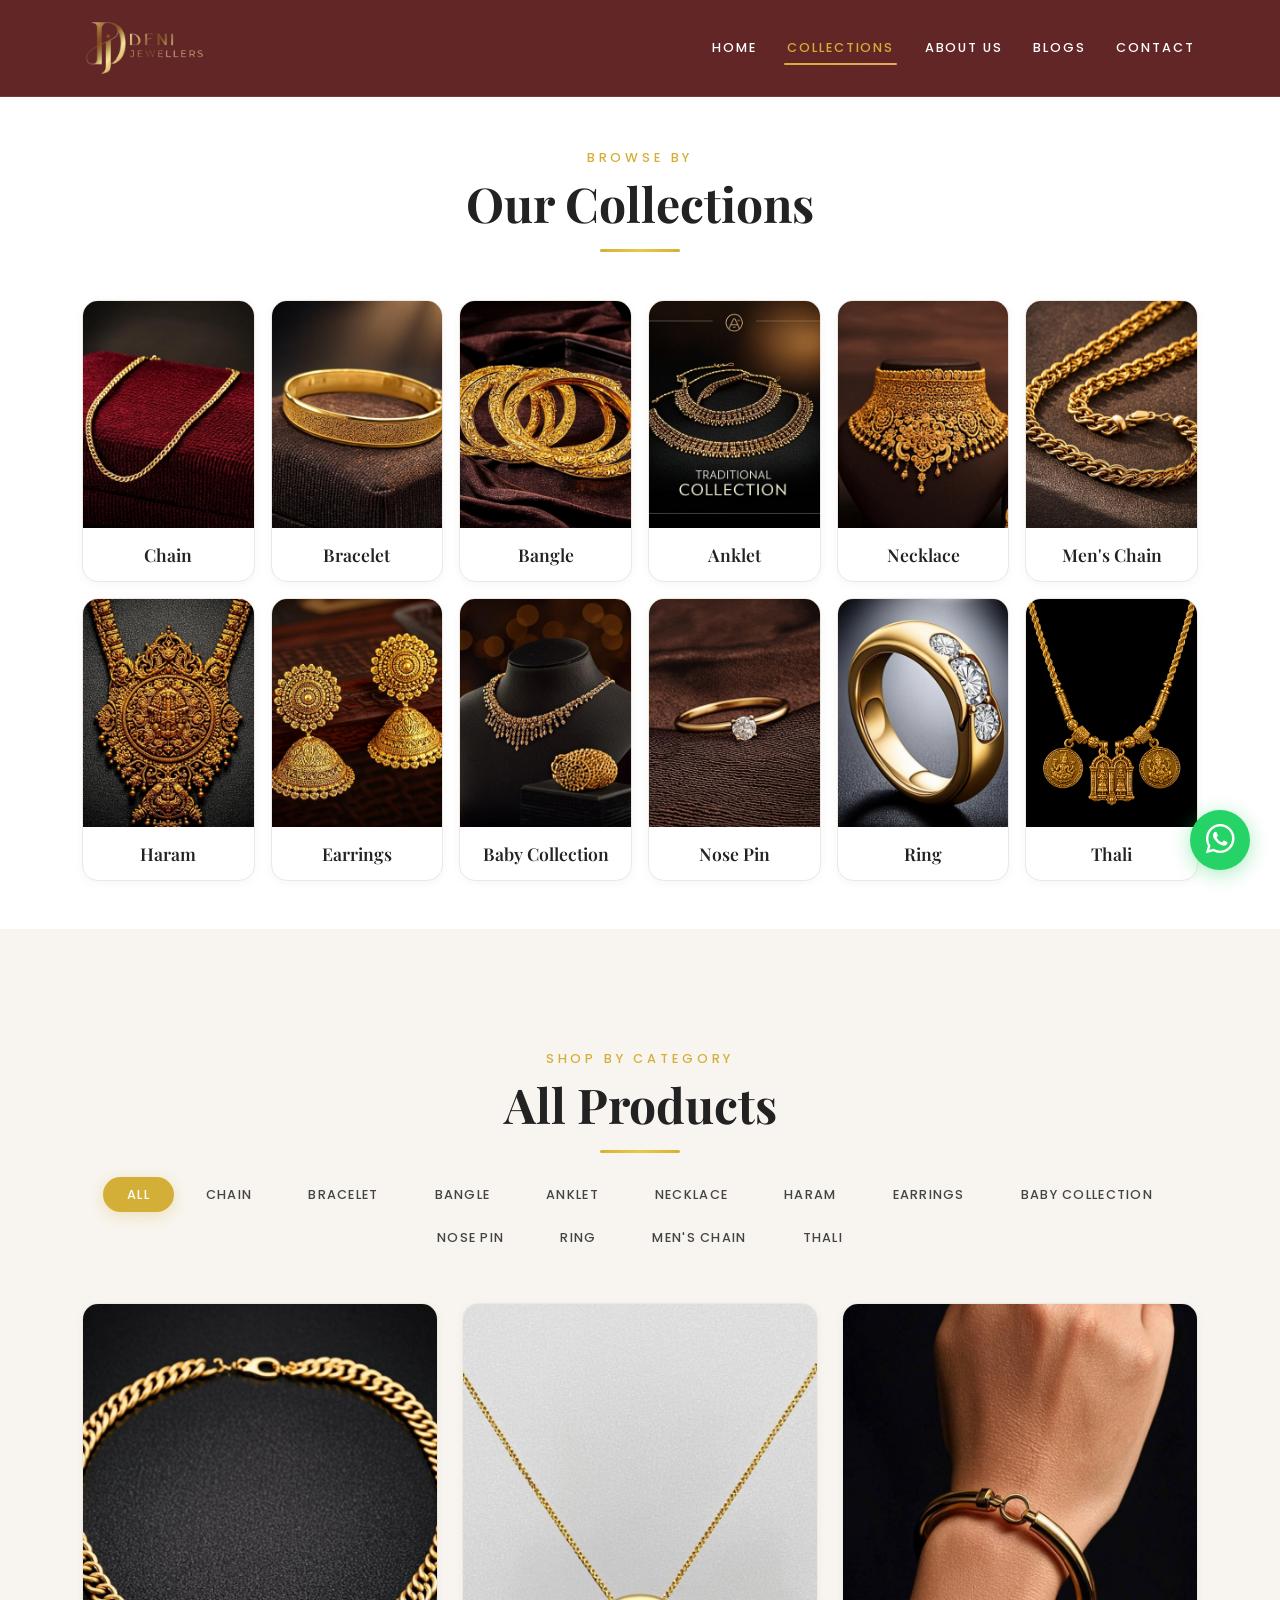
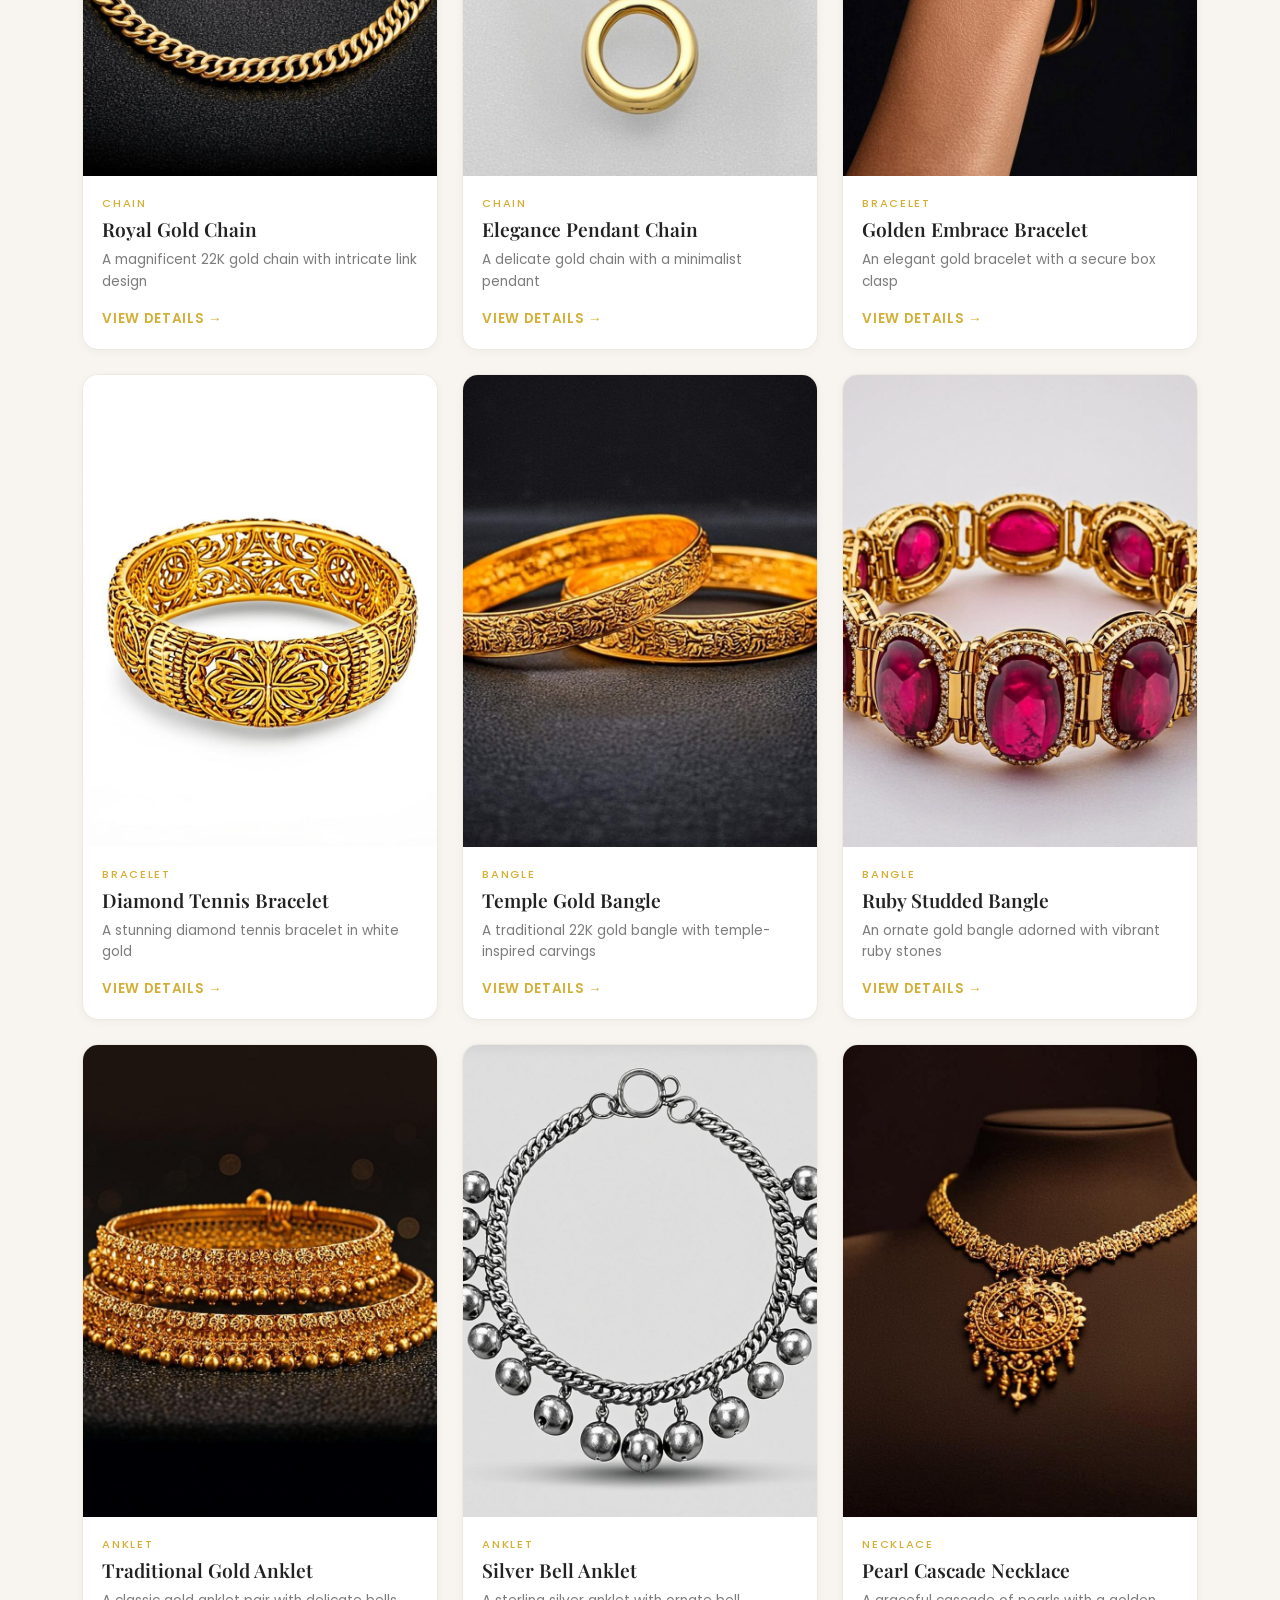
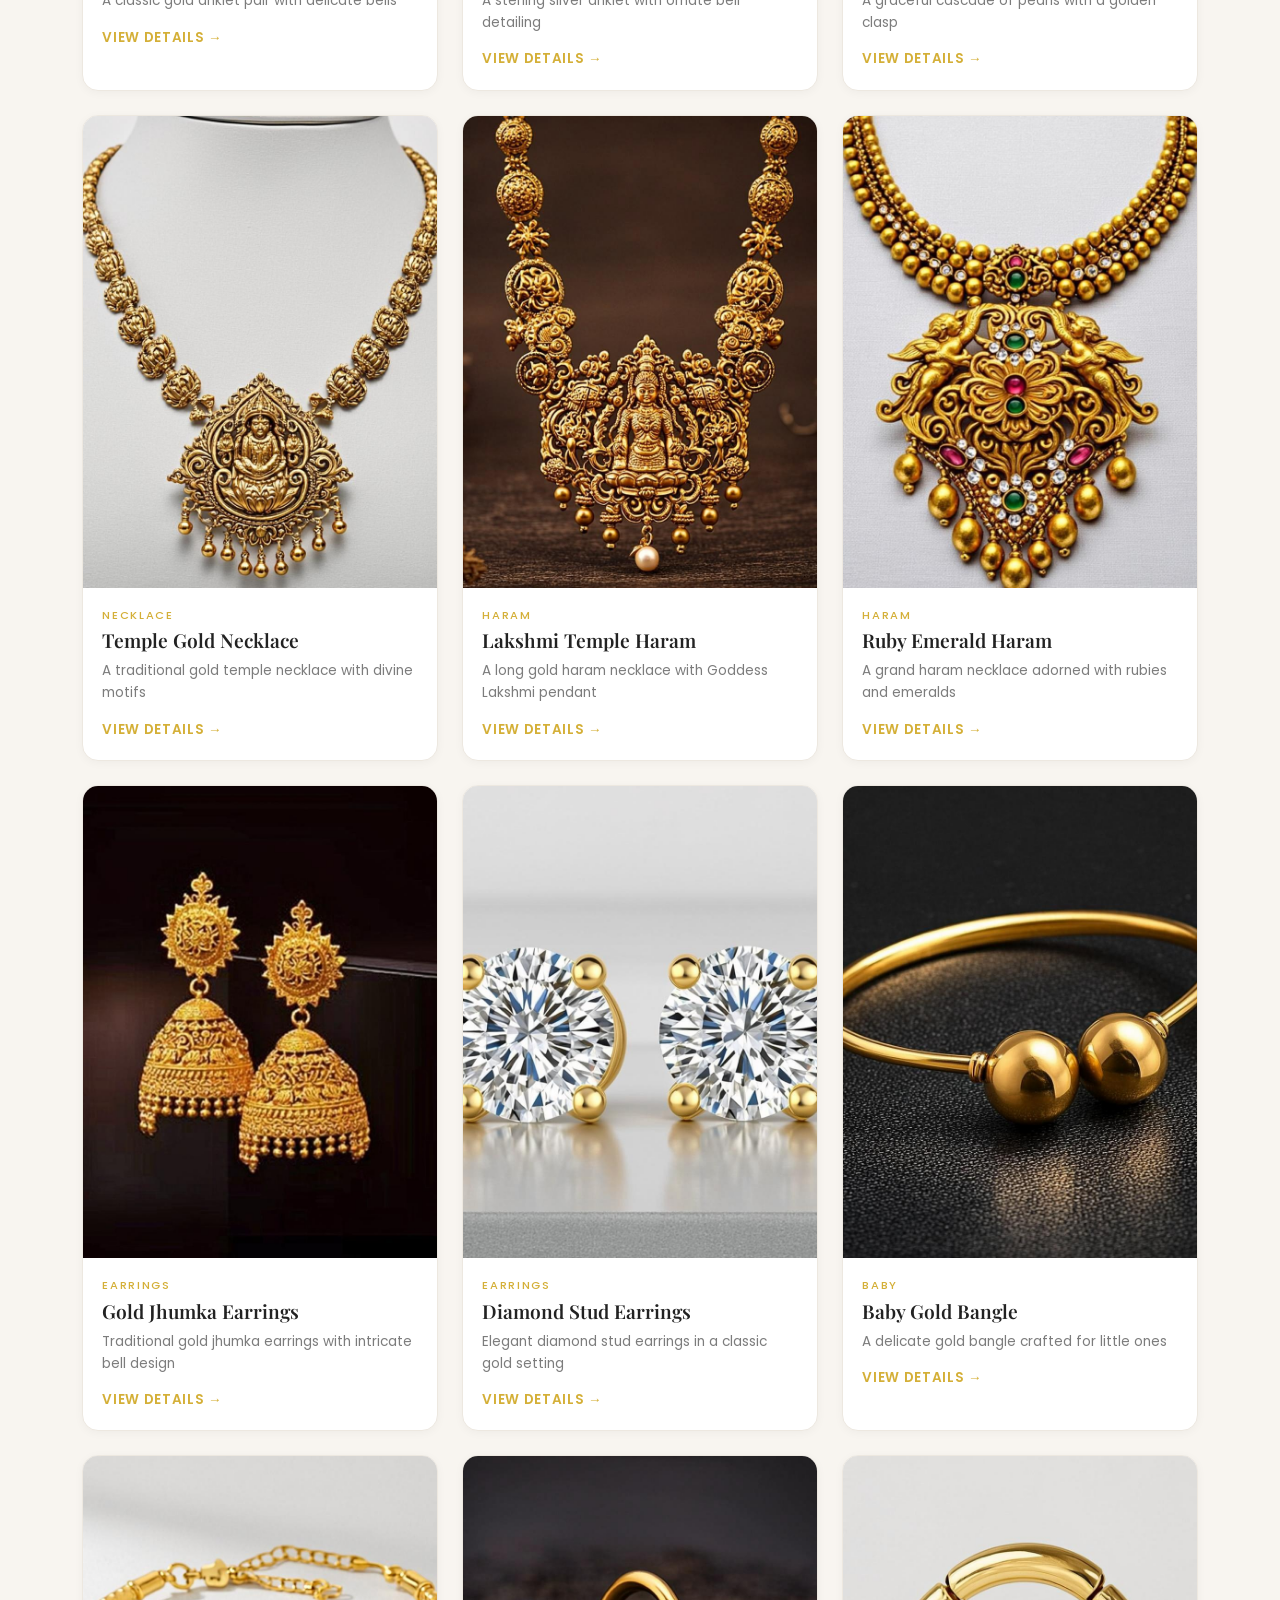
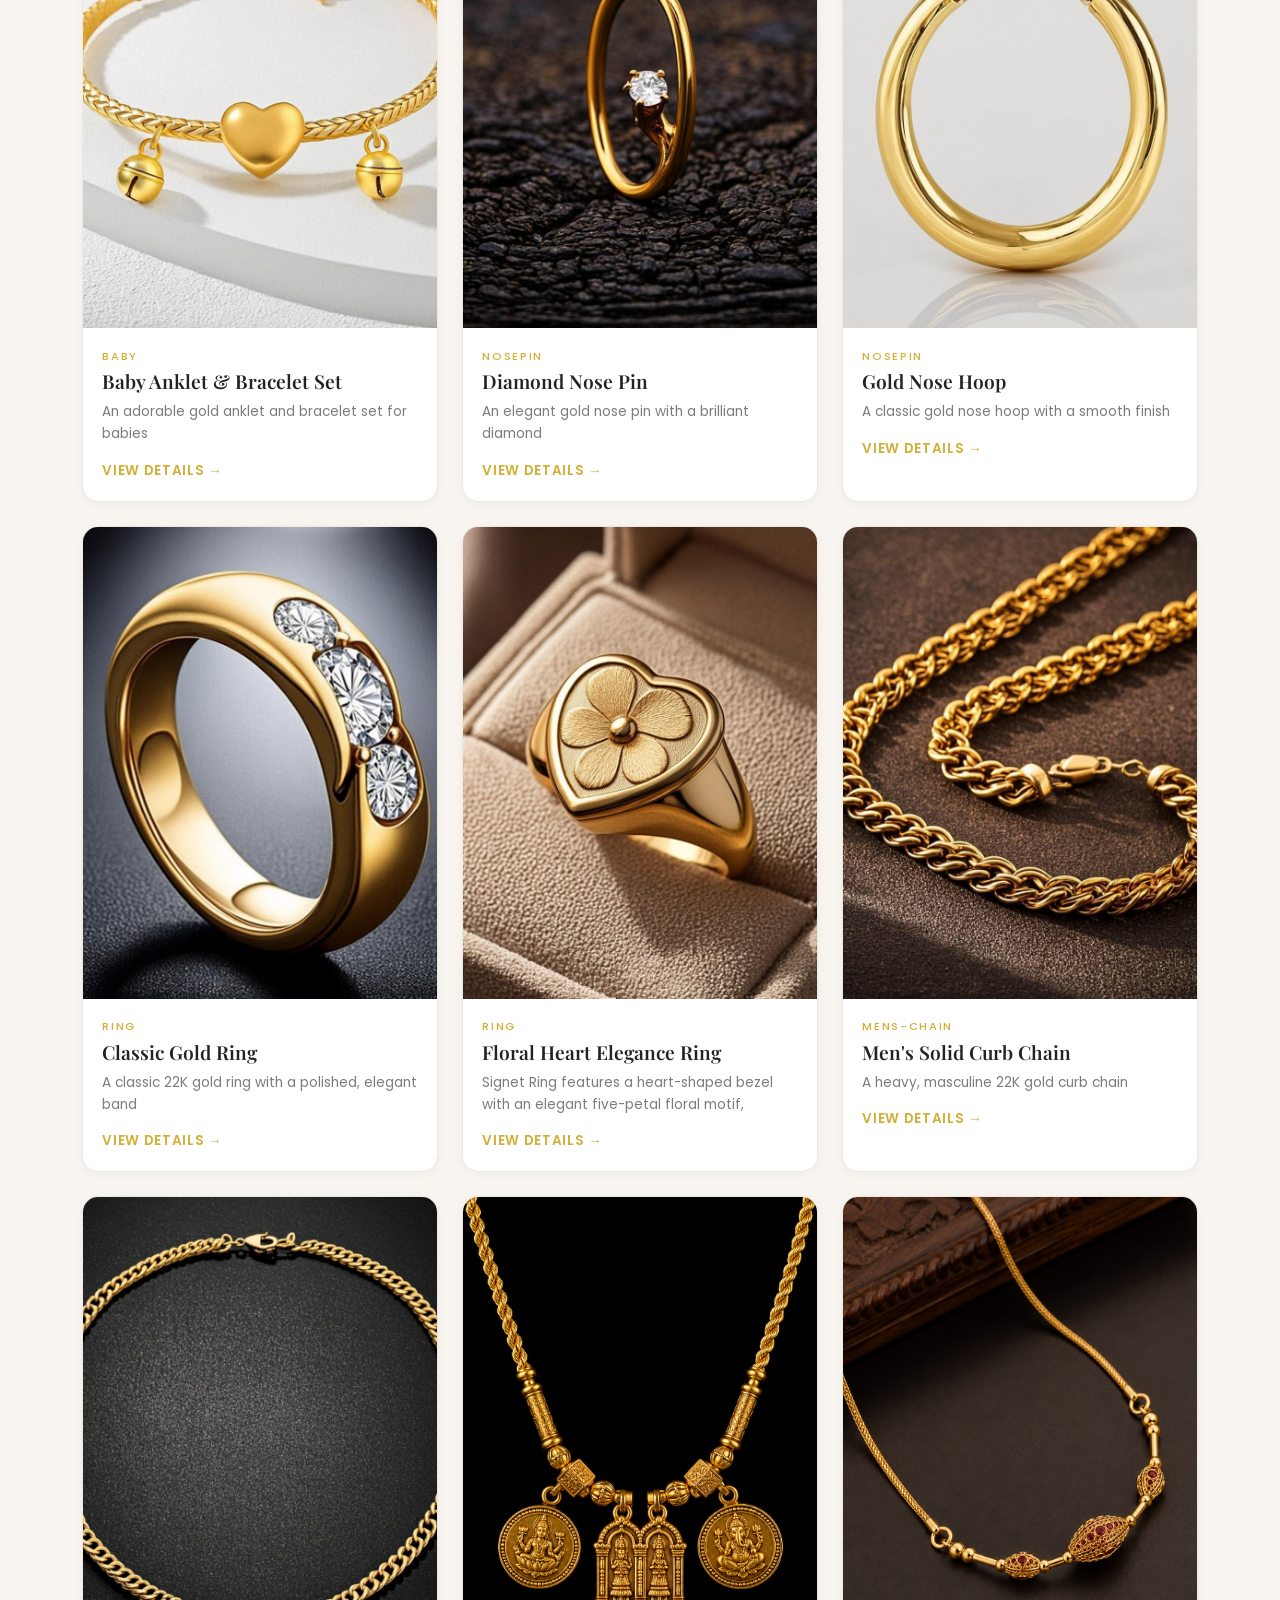
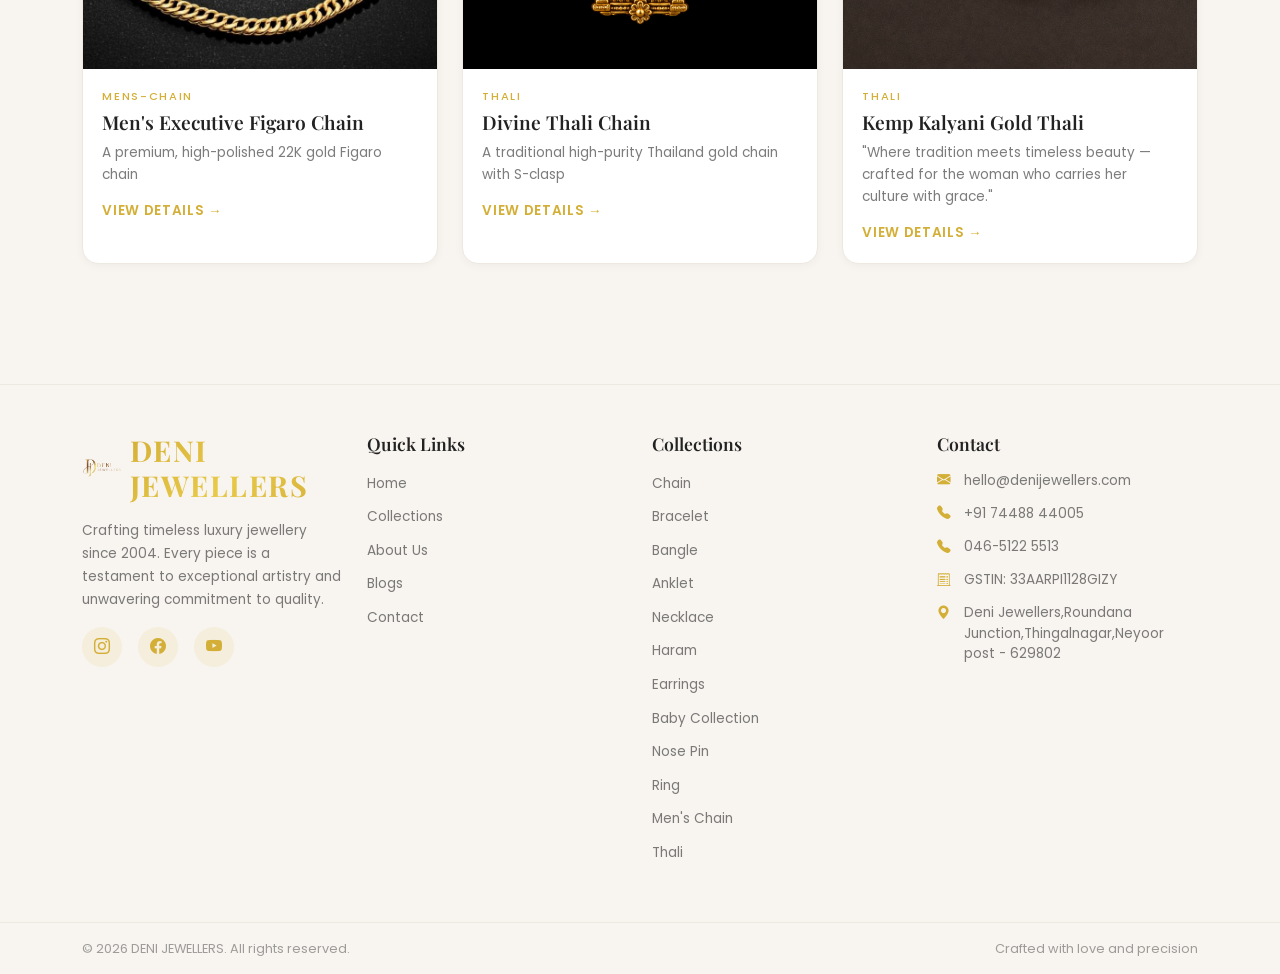
<file: product.html>
<!DOCTYPE html>
<html lang="en">
<head>
  <meta charset="UTF-8">
  <meta name="viewport" content="width=device-width, initial-scale=1.0">
  <title>Jewellery Products | Elegant Gold & Silver Jewellery</title>
  <meta name="description" content="View product details and enquire about our luxury jewellery.">
  <meta name="keywords" content="Gold Jewellery Products, Gold Necklace, Gold Chain, Gold Earrings, Gold Rings, Bridal Jewellery, Temple Jewellery, Hallmark Gold Jewellery, Premium Jewellery">
  <link href="https://cdn.jsdelivr.net/npm/bootstrap@5.3.3/dist/css/bootstrap.min.css" rel="stylesheet">
  <link href="https://cdn.jsdelivr.net/npm/bootstrap-icons@1.11.3/font/bootstrap-icons.min.css" rel="stylesheet">
  <link rel="preconnect" href="https://fonts.googleapis.com">
  <link rel="preconnect" href="https://fonts.gstatic.com" crossorigin>
  <link href="https://fonts.googleapis.com/css2?family=Playfair+Display:ital,wght@0,400;0,500;0,600;0,700;0,800;0,900;1,400;1,500;1,600;1,700&family=Poppins:wght@300;400;500;600;700&display=swap" rel="stylesheet">
  <link rel="stylesheet" href="css/styles.css">
  <link rel="icon" type="image/png" href="Favicon.png">
</head>
<body>

  <!-- Navbar -->
  <nav class="navbar navbar-expand-lg fixed-top scrolled" id="mainNav">
    <div class="container">
      <a class="navbar-brand" href="index.html"><img src="images/Deni logo.png" alt="DENI JEWELLERS" class="nav-logo"></a>
      <button class="navbar-toggler" type="button" data-bs-toggle="offcanvas" data-bs-target="#mobileMenu" aria-controls="mobileMenu" aria-label="Toggle navigation"><span class="navbar-toggler-icon"></span></button>
      <div class="collapse navbar-collapse justify-content-end" id="navbarNav">
        <ul class="navbar-nav gap-lg-4 align-items-center">
          <li class="nav-item"><a class="nav-link" href="index.html">Home</a></li>
          <li class="nav-item"><a class="nav-link active" href="collections.html">Collections</a></li>
          <li class="nav-item"><a class="nav-link" href="about.html">About Us</a></li>
          <li class="nav-item"><a class="nav-link" href="blogs.html">Blogs</a></li>
          <li class="nav-item"><a class="nav-link" href="contact.html">Contact</a></li>
        </ul>
      </div>
    </div>
  </nav>

  <!-- Mobile Offcanvas -->
  <div class="offcanvas offcanvas-end" tabindex="-1" id="mobileMenu">
    <div class="offcanvas-header"><img src="images/Deni logo.png" alt="DENI JEWELLERS" class="nav-logo"><button type="button" class="btn-close" data-bs-dismiss="offcanvas" aria-label="Close"></button></div>
    <div class="offcanvas-body">
      <ul class="nav flex-column gap-3">
        <li><a class="nav-link-mobile" href="index.html">Home</a></li>
        <li><a class="nav-link-mobile active" href="collections.html">Collections</a></li>
        <li><a class="nav-link-mobile" href="about.html">About Us</a></li>
        <li><a class="nav-link-mobile" href="blogs.html">Blogs</a></li>
        <li><a class="nav-link-mobile" href="contact.html">Contact</a></li>
      </ul>
    </div>
  </div>

  <!-- Page Content -->
  <div class="page-header-spacer"></div>
  <div class="container py-5">
    <a href="collections.html" class="btn-back"><i class="bi bi-arrow-left me-2"></i>Back to Collections</a>

    <div class="row g-5 mt-2">
      <!-- Image Gallery -->
      <div class="col-lg-6">
        <div class="product-gallery-main rounded-4 overflow-hidden mb-3">
          <img src="" alt="" class="w-100" id="mainProductImage" style="aspect-ratio:3/4; object-fit:cover;">
        </div>
        <div class="row g-2">
          <div class="col-4">
            <button class="thumbnail-btn active" onclick="changeProductImage(0)"><img src="" alt="View 1" class="w-100" id="thumb1" style="aspect-ratio:1; object-fit:cover;"></button>
          </div>
          <div class="col-4">
            <button class="thumbnail-btn" onclick="changeProductImage(1)"><img src="" alt="View 2" class="w-100" id="thumb2" style="aspect-ratio:1; object-fit:cover;"></button>
          </div>
          <div class="col-4">
            <button class="thumbnail-btn" onclick="changeProductImage(2)"><img src="" alt="View 3" class="w-100" id="thumb3" style="aspect-ratio:1; object-fit:cover;"></button>
          </div>
        </div>
      </div>

      <!-- Product Info -->
      <div class="col-lg-6">
        <p class="product-category-label" id="productCategory"></p>
        <h1 class="product-detail-title" id="productTitle"></h1>
        <div class="gold-divider" style="margin-left:0;"></div>
        <p class="product-detail-description mt-4" id="productDescription"></p>

        <div class="product-specs mt-4">
          <div class="spec-item">
            <span class="spec-diamond">&#9830;</span>
            <div><p class="spec-label">Material</p><p class="spec-value" id="productMaterial"></p></div>
          </div>
          <div class="spec-item">
            <span class="spec-diamond">&#9830;</span>
            <div><p class="spec-label">Weight</p><p class="spec-value" id="productWeight"></p></div>
          </div>
          <div class="spec-item">
            <span class="spec-diamond">&#9830;</span>
            <div><p class="spec-label">Price</p><p class="spec-value text-gold" id="productPrice"></p></div>
          </div>
        </div>

        <div class="d-flex flex-column flex-sm-row gap-3 mt-4">
          <a href="#" id="whatsappEnquiry" target="_blank" rel="noopener noreferrer" class="btn btn-luxury text-center"><i class="bi bi-whatsapp me-2"></i>Enquire on WhatsApp</a>
          <a href="collections.html" class="btn btn-luxury-outline text-center">Browse More</a>
        </div>
      </div>
    </div>
  </div>

  <!-- Footer -->
  <footer class="site-footer">
    <div class="container py-5">
      <div class="row g-4">
        <div class="col-lg-3 mb-3 mb-lg-0">
          <div class="d-flex align-items-center gap-2 mb-3"><img src="images\Deni logo.png" alt="DENI JEWELLERS" class="footer-logo"><h3 class="brand-text mb-0">DENI JEWELLERS</h3></div>
          <p class="footer-text">Crafting timeless luxury jewellery since 2004. Every piece is a testament to exceptional artistry and unwavering commitment to quality.</p>
          <div class="d-flex gap-3 mt-3">
            <a href="https://www.instagram.com/deni_jewellers_mondaymarket?igsh=MWc0eXhvbDVtbXg4Ng==" class="social-icon" aria-label="Instagram"><i class="bi bi-instagram"></i></a>
            <a href="https://www.facebook.com/share/1BH4JmfHtx/" class="social-icon" aria-label="Facebook"><i class="bi bi-facebook"></i></a>
            <a href="https://youtube.com/@denijewellers?si=dCPI0h2RZP6Idxyl" class="social-icon" aria-label="Youtube"><i class="bi bi-youtube"></i></a>
          </div>
        </div>
        <div class="col-6 col-lg-3">
          <h4 class="footer-heading">Quick Links</h4>
          <ul class="footer-links">
            <li><a href="index.html">Home</a></li>
            <li><a href="collections.html">Collections</a></li>
            <li><a href="about.html">About Us</a></li>
            <li><a href="blogs.html">Blogs</a></li>
            <li><a href="contact.html">Contact</a></li>
          </ul>
        </div>
        <div class="col-6 col-lg-3">
          <h4 class="footer-heading">Collections</h4>
          <ul class="footer-links">
            <li><a href="collections.html">Chain</a></li>
            <li><a href="collections.html">Bracelet</a></li>
            <li><a href="collections.html">Bangle</a></li>
            <li><a href="collections.html">Anklet</a></li>
            <li><a href="collections.html">Necklace</a></li>
            <li><a href="collections.html">Haram</a></li>
            <li><a href="collections.html">Earrings</a></li>
            <li><a href="collections.html">Baby Collection</a></li>
            <li><a href="collections.html">Nose Pin</a></li>
            <li><a href="collections.html">Ring</a></li>
            <li><a href="collections.html">Men's Chain</a></li>
            <li><a href="collections.html">Thali</a></li>
          </ul>
        </div>
        <div class="col-lg-3">
          <h4 class="footer-heading">Contact</h4>
          <ul class="footer-contact">
            <li><i class="bi bi-envelope-fill me-2 text-gold"></i>denijewellers@gmail.com</li>
            <li><i class="bi bi-telephone-fill me-2 text-gold"></i>+91 74488 44005</li>
            <li><i class="bi bi-telephone-fill me-2 text-gold"></i>046-5122 5513</li>
            <li><i class="bi bi-receipt-cutoff me-2 text-gold"></i>GSTIN: 33AARPI1128GIZY</li>
            <li><i class="bi bi-geo-alt-fill me-2 text-gold"></i>Deni Jewellers,Roundana Junction,Thingalnagar,Neyoor post - 629802</li>
          </ul>
        </div>
      </div>
    </div>
    <div class="footer-bottom">
      <div class="container">
        <div class="row align-items-center py-3">
          <div class="col-sm-6 text-center text-sm-start"><p class="mb-0">&copy; 2026 DENI JEWELLERS. All rights reserved.</p></div>
          <div class="col-sm-6 text-center text-sm-end"><p class="mb-0">Crafted with love and precision</p></div>
        </div>
      </div>
    </div>
  </footer>

  <!-- Floating WhatsApp -->
  <a href="https://wa.me/917448844005" target="_blank" rel="noopener noreferrer" class="floating-whatsapp" aria-label="Chat on WhatsApp">
    <i class="bi bi-whatsapp"></i>
    <span class="whatsapp-tooltip">Chat with us!</span>
  </a>

  <script src="https://cdn.jsdelivr.net/npm/bootstrap@5.3.3/dist/js/bootstrap.bundle.min.js"></script>
  <script src="js/script.js"></script>
</body>
</html>
</file>
<file: css/styles.css>
/* ========================================
   DENI JEWELLERS — Luxury Jewellery Website
   Custom CSS with Bootstrap 5
   ======================================== */

/* ==================== VARIABLES ==================== */
:root {
  --color-white: #FFFFFF;
  --color-gold: #D4AF37;
  --color-gold-light: #E8C94A;
  --color-gold-dark: #B8941F;
  --color-orange: #E8A75D;
  --color-orange-light: #F0C08A;
  --color-beige: #F8F5F0;
  --color-beige-dark: #EDE8E0;
  --color-dark: #222222;
  --color-dark-light: #444444;
  --font-heading: 'Playfair Display', serif;
  --font-body: 'Poppins', sans-serif;
}

/* ==================== BASE ==================== */
* {
  margin: 0;
  padding: 0;
  box-sizing: border-box;
}

html {
  scroll-behavior: smooth;
}

body {
  font-family: var(--font-body);
  color: var(--color-dark);
  background-color: var(--color-white);
  overflow-x: hidden;
  -webkit-font-smoothing: antialiased;
  -moz-osx-font-smoothing: grayscale;
}

h1, h2, h3, h4, h5, h6 {
  font-family: var(--font-heading);
}

a {
  text-decoration: none;
  color: inherit;
}

img {
  max-width: 100%;
  height: auto;
}

/* ==================== CUSTOM SCROLLBAR ==================== */
::-webkit-scrollbar {
  width: 8px;
}

::-webkit-scrollbar-track {
  background: var(--color-beige);
}

::-webkit-scrollbar-thumb {
  background: var(--color-gold);
  border-radius: 4px;
}

::-webkit-scrollbar-thumb:hover {
  background: var(--color-gold-dark);
}

/* ==================== UTILITY CLASSES ==================== */
.gold-text {
  background: linear-gradient(135deg, var(--color-gold), var(--color-gold-light), var(--color-gold));
  -webkit-background-clip: text;
  -webkit-text-fill-color: transparent;
  background-clip: text;
}

.text-gold {
  color: var(--color-gold) !important;
}

.bg-beige {
  background-color: var(--color-beige) !important;
}

.bg-white-custom {
  background-color: var(--color-white);
}

.gold-divider {
  width: 80px;
  height: 3px;
  background: linear-gradient(90deg, var(--color-gold), var(--color-gold-light), var(--color-gold));
  margin: 0 auto;
  border-radius: 2px;
}

.section-padding {
  padding: 80px 0;
}

@media (min-width: 768px) {
  .section-padding {
    padding: 120px 0;
  }
}

.section-subtitle {
  font-size: 0.8rem;
  font-weight: 500;
  letter-spacing: 0.3em;
  text-transform: uppercase;
  color: var(--color-gold);
  margin-bottom: 0.5rem;
}

.section-title {
  font-family: var(--font-heading);
  font-size: 2.5rem;
  font-weight: 700;
  color: var(--color-dark);
}

@media (min-width: 768px) {
  .section-title {
    font-size: 3rem;
  }
}

/* ==================== ANIMATIONS ==================== */
@keyframes fadeInUp {
  from { opacity: 0; transform: translateY(30px); }
  to { opacity: 1; transform: translateY(0); }
}

@keyframes fadeIn {
  from { opacity: 0; }
  to { opacity: 1; }
}

@keyframes shimmer {
  0% { background-position: -200% 0; }
  100% { background-position: 200% 0; }
}

@keyframes float {
  0%, 100% { transform: translateY(0); }
  50% { transform: translateY(-10px); }
}

@keyframes taglineWordReveal {
  0% { opacity: 0; transform: translateY(12px); filter: blur(4px); }
  100% { opacity: 1; transform: translateY(0); filter: blur(0); }
}

@keyframes taglineShimmer {
  0% { background-position: -200% center; }
  100% { background-position: 200% center; }
}

@keyframes revealImgScale {
  0% { transform: scale(1.08); }
  100% { transform: scale(1); }
}

@keyframes goldPulse {
  0%, 100% { text-shadow: 0 0 0 rgba(212, 175, 55, 0); }
  50% { text-shadow: 0 0 20px rgba(212, 175, 55, 0.3); }
}

.animate-on-load {
  opacity: 0;
  animation: fadeInUp 0.8s ease-out forwards;
}

/* Reveal on scroll */
.reveal {
  opacity: 0;
  transform: translateY(30px);
  transition: all 0.8s cubic-bezier(0.25, 0.46, 0.45, 0.94);
}

.reveal.visible {
  opacity: 1;
  transform: translateY(0);
}

/* ==================== PAGE SYSTEM ==================== */
.page-section {
  display: none;
}

.page-section.active {
  display: block;
}

.page-header-spacer {
  height: 100px;
}

/* ==================== NAVBAR ==================== */
#mainNav {
  background: rgba(255, 255, 255, 0.95);
  backdrop-filter: blur(10px);
  -webkit-backdrop-filter: blur(10px);
  transition: all 0.5s ease;
  padding: 0.8rem 0;
}

/* Transparent navbar on hero pages */
#mainNav.navbar-hero {
  background: transparent;
  backdrop-filter: none;
  -webkit-backdrop-filter: none;
}

#mainNav.navbar-hero .nav-link {
  color: rgba(255, 255, 255, 0.85);
}

#mainNav.navbar-hero .nav-link:hover,
#mainNav.navbar-hero .nav-link.active {
  color: var(--color-gold);
}

#mainNav.navbar-hero .navbar-toggler-icon::before,
#mainNav.navbar-hero .navbar-toggler-icon::after,
#mainNav.navbar-hero .navbar-toggler-icon span {
  background: var(--color-white);
}

#mainNav.scrolled {
  background: rgba(78, 8, 8, 0.88);
  backdrop-filter: blur(30px);
  -webkit-backdrop-filter: blur(30px);
  box-shadow: 0 4px 30px rgba(243, 242, 239, 0.08);
  border-bottom: 1px solid rgba(253, 249, 235, 0.1);
}

#mainNav.navbar-hero.scrolled .nav-link {
  color: var(--color-white);
}

#mainNav.navbar-hero.scrolled .navbar-toggler-icon::before,
#mainNav.navbar-hero.scrolled .navbar-toggler-icon::after,
#mainNav.navbar-hero.scrolled .navbar-toggler-icon span {
  background: var(--color-white);
}

.navbar-brand {
  display: inline-flex;
  align-items: center;
  gap: 12px;
}

.nav-logo {
  height: 80px;
  width: auto;
  object-fit: contain;
  transition: all 0.4s cubic-bezier(0.25, 0.46, 0.45, 0.94);
}

#mainNav.scrolled .nav-logo {
  height: 60px;
}

@media (max-width: 576px) {
  .nav-logo {
    height: 55px;
    width: auto;
  }
  #mainNav.scrolled .nav-logo {
    height: 45px;
  }
}

.navbar-brand:hover .nav-logo {
  transform: scale(1.05);
}

#mainNav.navbar-hero .nav-logo {
  filter: brightness(1.1);
}

.footer-logo {
  width: 40px;
  height: 40px;
  object-fit: contain;
  border-radius: 8px;
}

/* All Navbar Links White */
.navbar .nav-link {
  color: #ffffff !important;
}

/* Hover & Active State */
.navbar .nav-link:hover,
.navbar .nav-link.active {
  color: var(--color-gold) !important;
}

.brand-text {
  font-family: var(--font-heading);
  font-size: 1.8rem;
  font-weight: 700;
  background: linear-gradient(135deg, var(--color-gold), var(--color-gold-light), var(--color-gold));
  -webkit-background-clip: text;
  -webkit-text-fill-color: transparent;
  background-clip: text;
  letter-spacing: 0.05em;
}

.navbar .nav-link {
  font-size: 0.8rem;
  font-weight: 500;
  letter-spacing: 0.15em;
  text-transform: uppercase;
  color: var(--color-dark);
  padding: 0.5rem 0.2rem !important;
  position: relative;
  transition: color 0.3s ease;
}

.navbar .nav-link:hover,
.navbar .nav-link.active {
  color: var(--color-gold);
}

.navbar .nav-link.active::after {
  content: '';
  position: absolute;
  bottom: 0;
  left: 0;
  right: 0;
  height: 2px;
  background: linear-gradient(90deg, var(--color-gold), var(--color-orange));
  border-radius: 2px;
}

.navbar-toggler {
  border: none;
  padding: 0.5rem;
}

.navbar-toggler:focus {
  box-shadow: none;
}

.navbar-toggler-icon {
  background-image: none;
  width: 24px;
  height: 24px;
  position: relative;
}

.navbar-toggler-icon::before,
.navbar-toggler-icon::after,
.navbar-toggler-icon span {
  content: '';
  display: block;
  width: 24px;
  height: 2px;
  background: var(--color-white);
  position: absolute;
  left: 0;
  transition: all 0.3s ease;
}

.navbar-toggler-icon::before { top: 4px; }
.navbar-toggler-icon span { top: 11px; }
.navbar-toggler-icon::after { top: 18px; }

/* Offcanvas mobile menu */
#mobileMenu {
  max-width: 300px;
  background: rgba(255, 255, 255, 0.95);
  backdrop-filter: blur(30px);
  -webkit-backdrop-filter: blur(30px);
}

.nav-link-mobile {
  display: block;
  padding: 0.8rem 1rem;
  font-size: 0.85rem;
  font-weight: 500;
  letter-spacing: 0.15em;
  text-transform: uppercase;
  color: var(--color-dark);
  border-radius: 8px;
  transition: all 0.3s ease;
}

.nav-link-mobile:hover,
.nav-link-mobile.active {
  color: var(--color-gold);
  background: rgba(212, 175, 55, 0.08);
}

/* ==================== HERO SECTION ==================== */
.hero-section {
  position: relative;
  min-height: 100vh;
  display: flex;
  align-items: center;
  overflow: hidden;
}

/* Hero Carousel */
.hero-carousel {
  position: absolute;
  inset: 0;
  z-index: 0;
}

.hero-carousel .carousel-item {
  height: 100vh;
}

.hero-carousel .carousel-item img {
  width: 100%;
  height: 100%;
  object-fit: cover;
}

.hero-carousel .carousel-indicators {
  bottom: 40px;
  z-index: 5;
}

.hero-carousel .carousel-indicators [data-bs-target] {
  width: 12px;
  height: 12px;
  border-radius: 50%;
  border: 2px solid rgba(212, 175, 55, 0.5);
  background: transparent;
  opacity: 1;
  transition: all 0.3s ease;
  margin: 0 6px;
}

.hero-carousel .carousel-indicators .active {
  background: var(--color-gold);
  border-color: var(--color-gold);
  box-shadow: 0 0 10px rgba(212, 175, 55, 0.4);
}

.hero-overlay {
  position: absolute;
  inset: 0;
  z-index: 2;
  background: linear-gradient(to right, rgba(34,34,34,0.55), rgba(34,34,34,0.30), rgba(34,34,34,0.05));
  pointer-events: none;
}

.hero-content {
  position: relative;
  z-index: 2;
  padding-top: 80px;
}

.hero-subtitle {
  font-size: 0.8rem;
  font-weight: 500;
  letter-spacing: 0.3em;
  text-transform: uppercase;
  color: var(--color-gold);
  margin-bottom: 1.5rem;
}

.hero-title {
  font-family: var(--font-heading);
  font-size: 3rem;
  font-weight: 700;
  color: var(--color-white);
  line-height: 1.15;
  margin-bottom: 1.5rem;
}

@media (min-width: 576px) { .hero-title { font-size: 3.5rem; } }
@media (min-width: 768px) { .hero-title { font-size: 4rem; } }
@media (min-width: 992px) { .hero-title { font-size: 4.5rem; } }

.hero-description {
  font-size: 1.1rem;
  color: rgba(255, 255, 255, 0.85);
  line-height: 1.7;
  max-width: 500px;
  margin-bottom: 2.5rem;
}

.hero-buttons {
  display: flex;
  flex-wrap: wrap;
  gap: 1rem;
}

/* Hero floating circles */
.hero-float-circle {
  position: absolute;
  border-radius: 50%;
  border: 1px solid rgba(212, 175, 55, 0.3);
  animation: float 3s ease-in-out infinite;
  z-index: 4;
}

.hero-circle-1 {
  width: 120px;
  height: 120px;
  top: 150px;
  right: 50px;
}

.hero-circle-2 {
  width: 80px;
  height: 80px;
  bottom: 150px;
  right: 150px;
  animation-delay: 1s;
  border-color: rgba(232, 167, 93, 0.15);
}

/* ==================== BUTTONS ==================== */
.btn-luxury {
  background: linear-gradient(135deg, var(--color-gold), var(--color-gold-light));
  color: var(--color-white) !important;
  border: none;
  border-radius: 50px;
  padding: 12px 32px;
  font-weight: 600;
  font-size: 0.9rem;
  letter-spacing: 0.5px;
  transition: all 0.4s cubic-bezier(0.25, 0.46, 0.45, 0.94);
  box-shadow: 0 4px 15px rgba(212, 175, 55, 0.3);
  position: relative;
  overflow: hidden;
}

.btn-luxury::before {
  content: '';
  position: absolute;
  top: 0;
  left: -100%;
  width: 100%;
  height: 100%;
  background: linear-gradient(90deg, transparent, rgba(255,255,255,0.2), transparent);
  transition: left 0.5s;
}

.btn-luxury:hover::before {
  left: 100%;
}

.btn-luxury:hover {
  background: linear-gradient(135deg, var(--color-orange), var(--color-orange-light));
  box-shadow: 0 6px 25px rgba(232, 167, 93, 0.4);
  transform: translateY(-2px);
  color: var(--color-white) !important;
}

.btn-luxury-outline {
  background: transparent;
  color: var(--color-gold) !important;
  border: 2px solid var(--color-gold);
  border-radius: 50px;
  padding: 10px 30px;
  font-weight: 600;
  font-size: 0.9rem;
  letter-spacing: 0.5px;
  transition: all 0.4s cubic-bezier(0.25, 0.46, 0.45, 0.94);
}

.btn-luxury-outline:hover {
  background: var(--color-gold);
  color: var(--color-white) !important;
  box-shadow: 0 4px 15px rgba(212, 175, 55, 0.3);
  transform: translateY(-2px);
}

.btn-hero-outline {
  border-color: rgba(255, 255, 255, 0.6) !important;
  color: rgba(255, 255, 255, 0.9) !important;
}

.btn-hero-outline:hover {
  background: var(--color-white) !important;
  color: var(--color-dark) !important;
  border-color: var(--color-white) !important;
}

.btn-whatsapp {
  border-color: rgba(255,255,255,0.3) !important;
  color: rgba(255,255,255,0.9) !important;
}

.btn-whatsapp:hover {
  background: var(--color-white) !important;
  color: var(--color-dark) !important;
  border-color: var(--color-white) !important;
}

/* ==================== TAGLINE ==================== */
.section-tagline {
  padding: 4rem 0;
  background: var(--color-beige);
  position: relative;
  overflow: hidden;
}

.section-tagline::before {
  content: '';
  position: absolute;
  inset: 0;
  background: linear-gradient(90deg, transparent, rgba(212, 175, 55, 0.06), transparent);
  background-size: 200% 100%;
  animation: shimmer 3s infinite;
}

.tagline-text {
  font-family: var(--font-heading);
  font-size: 1.5rem;
  color: var(--color-dark);
  line-height: 1.6;
  font-style: italic;
  position: relative;
  z-index: 1;
}

@media (min-width: 768px) {
  .tagline-text { font-size: 2rem; }
}

@media (min-width: 992px) {
  .tagline-text { font-size: 2.3rem; }
}

/* Tagline Word Animation */
.tagline-animate .tagline-word {
  display: inline;
  opacity: 0;
  animation: taglineWordReveal 0.8s ease-out forwards;
}

.tagline-animate {
  animation: goldPulse 4s ease-in-out infinite;
}


/* ==================== METALS SHOWCASE ==================== */
.metals-title {
  font-family: var(--font-heading);
  font-size: 2rem;
  font-weight: 700;
  color: var(--color-dark);
  margin-bottom: 1.2rem;
}

@media (min-width: 768px) {
  .metals-title { font-size: 2.5rem; }
}

.metals-text {
  font-size: 0.92rem;
  color: rgba(68, 68, 68, 0.8);
  line-height: 1.8;
  margin-bottom: 1rem;
}

.metals-img-wrap {
  border-radius: 16px;
  overflow: hidden;
  box-shadow: 0 20px 60px rgba(212, 175, 55, 0.12);
  position: relative;
}

.metals-img-wrap::after {
  content: '';
  position: absolute;
  inset: 0;
  border-radius: 16px;
  border: 1px solid rgba(212, 175, 55, 0.15);
  pointer-events: none;
}

.metals-img-wrap img {
  display: block;
  width: 100%;
  transition: transform 0.7s cubic-bezier(0.25, 0.46, 0.45, 0.94);
}

.metals-img-wrap:hover img {
  transform: scale(1.03);
}

.reveal-img {
  overflow: hidden;
}

.reveal-img.visible img {
  animation: revealImgScale 1s ease-out forwards;
}

/* ==================== COLLECTION DESCRIPTION ==================== */
.collection-desc {
  font-size: 0.78rem;
  color: rgba(68, 68, 68, 0.6);
  line-height: 1.5;
  margin-top: 0.3rem;
  margin-bottom: 0;
}

/* ==================== WHY CHOOSE SECTION ==================== */
.why-choose-section {
  background: var(--color-beige);
  position: relative;
  overflow: hidden;
}

.why-choose-bg-pattern {
  position: absolute;
  inset: 0;
  background:
    radial-gradient(circle at 10% 20%, rgba(212, 175, 55, 0.06) 0%, transparent 50%),
    radial-gradient(circle at 90% 80%, rgba(232, 167, 93, 0.05) 0%, transparent 50%),
    radial-gradient(circle at 50% 50%, rgba(212, 175, 55, 0.03) 0%, transparent 70%);
  pointer-events: none;
  z-index: 1;
}

/* Trust Badges */
.trust-badge {
  padding: 1.8rem 1.2rem;
  border-radius: 16px;
  background: rgba(255, 255, 255, 0.6);
  backdrop-filter: blur(10px);
  -webkit-backdrop-filter: blur(10px);
  border: 1px solid rgba(212, 175, 55, 0.15);
  transition: all 0.4s ease;
  height: 100%;
}

.trust-badge:hover {
  background: rgba(255, 255, 255, 0.9);
  box-shadow: 0 10px 30px rgba(212, 175, 55, 0.12);
  transform: translateY(-4px);
}

.trust-badge-icon {
  width: 56px;
  height: 56px;
  border-radius: 50%;
  background: linear-gradient(135deg, rgba(212, 175, 55, 0.12), rgba(232, 167, 93, 0.08));
  display: flex;
  align-items: center;
  justify-content: center;
  margin: 0 auto 1rem;
  font-size: 1.4rem;
  color: var(--color-gold);
  transition: all 0.4s ease;
}

.trust-badge:hover .trust-badge-icon {
  background: linear-gradient(135deg, var(--color-gold), var(--color-gold-light));
  color: var(--color-white);
  transform: scale(1.1);
  box-shadow: 0 6px 20px rgba(212, 175, 55, 0.3);
}

.trust-badge h4 {
  font-family: var(--font-heading);
  font-size: 1.05rem;
  font-weight: 600;
  color: var(--color-dark);
  margin-bottom: 0.5rem;
}

.trust-badge p {
  font-size: 0.82rem;
  color: rgba(68, 68, 68, 0.65);
  line-height: 1.6;
  margin-bottom: 0;
}

/* ==================== VALUE CARDS (About Page) ==================== */
.value-card {
  padding: 2.5rem 1.5rem;
  border-radius: 16px;
  background: var(--color-beige);
  border: 1px solid var(--color-beige-dark);
  transition: all 0.5s ease;
  height: 100%;
}

.value-card:hover {
  background: rgba(255, 255, 255, 0.8);
  box-shadow: 0 15px 40px rgba(212, 175, 55, 0.1);
  transform: translateY(-6px);
}

.value-icon {
  width: 72px;
  height: 72px;
  border-radius: 50%;
  background: linear-gradient(135deg, rgba(212, 175, 55, 0.12), rgba(232, 167, 93, 0.08));
  display: flex;
  align-items: center;
  justify-content: center;
  margin: 0 auto 1.2rem;
  font-size: 1.8rem;
  color: var(--color-gold);
  transition: all 0.4s ease;
}

.value-card:hover .value-icon {
  background: linear-gradient(135deg, var(--color-gold), var(--color-gold-light));
  color: var(--color-white);
  transform: scale(1.1);
  box-shadow: 0 8px 25px rgba(212, 175, 55, 0.3);
}

.value-card h3 {
  font-family: var(--font-heading);
  font-size: 1.3rem;
  font-weight: 700;
  color: var(--color-dark);
  margin-bottom: 0.8rem;
}

.value-card p {
  font-size: 0.88rem;
  color: rgba(68, 68, 68, 0.7);
  line-height: 1.7;
  margin-bottom: 0;
}

/* ==================== COLLECTION CARDS ==================== */
.collection-card {
  border-radius: 16px;
  overflow: hidden;
  background: var(--color-white);
  box-shadow: 0 2px 10px rgba(0,0,0,0.04);
  border: 1px solid var(--color-beige-dark);
  cursor: pointer;
  transition: all 0.5s cubic-bezier(0.25, 0.46, 0.45, 0.94);
}

.collection-card:hover {
  transform: translateY(-5px);
  box-shadow: 0 15px 50px rgba(212, 175, 55, 0.2);
}

.collection-img-wrap {
  aspect-ratio: 3/4;
  overflow: hidden;
}

.collection-img {
  width: 100%;
  height: 100%;
  object-fit: cover;
  transition: transform 0.7s cubic-bezier(0.25, 0.46, 0.45, 0.94);
}

.collection-card:hover .collection-img {
  transform: scale(1.08);
}

.collection-info {
  padding: 1rem;
  text-align: center;
}

.collection-info h3 {
  font-size: 1.1rem;
  font-weight: 600;
  color: var(--color-dark);
  margin: 0;
}

/* ==================== PRODUCT CARDS ==================== */
.product-card {
  background: var(--color-white);
  border-radius: 16px;
  overflow: hidden;
  box-shadow: 0 2px 10px rgba(0,0,0,0.04);
  border: 1px solid var(--color-beige-dark);
  cursor: pointer;
  transition: all 0.5s cubic-bezier(0.25, 0.46, 0.45, 0.94);
}

.product-card:hover {
  transform: translateY(-8px);
  box-shadow: 0 20px 60px rgba(212, 175, 55, 0.15);
}

.product-img-wrap {
  aspect-ratio: 3/4;
  overflow: hidden;
}

.product-img {
  width: 100%;
  height: 100%;
  object-fit: cover;
  transition: transform 0.6s cubic-bezier(0.25, 0.46, 0.45, 0.94);
}

.product-card:hover .product-img {
  transform: scale(1.05);
}

.product-info {
  padding: 1.2rem;
}

.product-info h3 {
  font-size: 1.2rem;
  font-weight: 600;
  color: var(--color-dark);
  margin-bottom: 0.5rem;
}

.product-info p {
  font-size: 0.85rem;
  color: rgba(68, 68, 68, 0.7);
  line-height: 1.6;
  margin-bottom: 0.8rem;
}

.view-details-link {
  font-size: 0.85rem;
  font-weight: 600;
  color: var(--color-gold);
  letter-spacing: 0.05em;
  text-transform: uppercase;
  transition: letter-spacing 0.3s ease;
}

.product-card:hover .view-details-link {
  letter-spacing: 0.1em;
}

/* ==================== FEATURE CARDS ==================== */
.feature-card {
  padding: 2rem;
  border-radius: 16px;
  background: rgba(248, 245, 240, 0.5);
  border: 1px solid var(--color-beige-dark);
  transition: all 0.5s ease;
  height: 100%;
}

.feature-card:hover {
  background: var(--color-beige);
  box-shadow: 0 10px 30px rgba(212, 175, 55, 0.08);
  transform: translateY(-5px);
}

.feature-img-wrap {
  width: 80px;
  height: 80px;
  border-radius: 50%;
  overflow: hidden;
  margin: 0 auto 1.2rem;
  border: 2px solid rgba(212, 175, 55, 0.2);
  box-shadow: 0 4px 15px rgba(212, 175, 55, 0.1);
  transition: all 0.4s ease;
}

.feature-card:hover .feature-img-wrap {
  border-color: var(--color-gold);
  box-shadow: 0 6px 25px rgba(212, 175, 55, 0.2);
  transform: scale(1.08);
}

.feature-img {
  width: 100%;
  height: 100%;
  object-fit: cover;
}

.feature-icon {
  font-size: 2.5rem;
  margin-bottom: 1rem;
}

.feature-card h3 {
  font-size: 1.2rem;
  font-weight: 600;
  color: var(--color-dark);
  margin-bottom: 0.8rem;
}

.feature-card p {
  font-size: 0.85rem;
  color: rgba(68, 68, 68, 0.7);
  line-height: 1.7;
}

/* ==================== TESTIMONIALS ==================== */
.testimonial-card {
  background: rgba(255, 255, 255, 0.7);
  backdrop-filter: blur(20px);
  -webkit-backdrop-filter: blur(20px);
  border: 1px solid rgba(212, 175, 55, 0.15);
  border-radius: 16px;
  padding: 2rem;
  transition: all 0.4s ease;
  height: 100%;
}

.testimonial-card:hover {
  transform: translateY(-5px);
  box-shadow: 0 15px 40px rgba(212, 175, 55, 0.12);
}

.stars {
  color: var(--color-gold);
  font-size: 1rem;
}

.stars i {
  margin-right: 2px;
}

.testimonial-text {
  font-size: 0.9rem;
  color: rgba(68, 68, 68, 0.8);
  line-height: 1.7;
  font-style: italic;
  margin-bottom: 1.5rem;
}

.testimonial-author .name {
  font-family: var(--font-heading);
  font-weight: 600;
  color: var(--color-dark);
  margin-bottom: 0;
}

.testimonial-author .location {
  font-size: 0.8rem;
  color: rgba(68, 68, 68, 0.6);
  margin-bottom: 0;
}

/* ==================== CTA SECTION ==================== */
.section-cta {
  padding: 100px 0;
  background: var(--color-dark);
  position: relative;
  overflow: hidden;
}

.cta-glow {
  position: absolute;
  border-radius: 50%;
  opacity: 0.1;
}

.cta-glow-1 {
  width: 400px;
  height: 400px;
  background: var(--color-gold);
  top: -100px;
  left: 25%;
  filter: blur(100px);
}

.cta-glow-2 {
  width: 250px;
  height: 250px;
  background: var(--color-orange);
  bottom: -50px;
  right: 25%;
  filter: blur(80px);
}

.cta-title {
  font-family: var(--font-heading);
  font-size: 2.5rem;
  font-weight: 700;
  color: var(--color-white);
  line-height: 1.3;
  margin-bottom: 1.5rem;
}

@media (min-width: 768px) {
  .cta-title { font-size: 3.2rem; }
}

.cta-description {
  font-size: 1.1rem;
  color: rgba(255, 255, 255, 0.6);
  max-width: 600px;
  margin: 0 auto 2rem;
  line-height: 1.7;
}

/* ==================== FOOTER ==================== */
.site-footer {
  background: var(--color-beige);
  border-top: 1px solid var(--color-beige-dark);
  margin-top: auto;
}

.footer-text {
  font-size: 0.85rem;
  color: rgba(68, 68, 68, 0.7);
  line-height: 1.7;
}

.footer-heading {
  font-family: var(--font-heading);
  font-weight: 600;
  color: var(--color-dark);
  font-size: 1.1rem;
  margin-bottom: 1rem;
}

.footer-links {
  list-style: none;
  padding: 0;
  margin: 0;
}

.footer-links li {
  margin-bottom: 0.6rem;
}

.footer-links a {
  font-size: 0.85rem;
  color: rgba(68, 68, 68, 0.7);
  transition: color 0.3s ease;
}

.footer-links a:hover {
  color: var(--color-gold);
}

.footer-contact {
  list-style: none;
  padding: 0;
  margin: 0;
}

.footer-contact li {
  font-size: 0.85rem;
  color: rgba(68, 68, 68, 0.7);
  margin-bottom: 0.8rem;
  display: flex;
  align-items: flex-start;
  gap: 0.3rem;
}

.social-icon {
  width: 40px;
  height: 40px;
  border-radius: 50%;
  background: rgba(212, 175, 55, 0.1);
  display: inline-flex;
  align-items: center;
  justify-content: center;
  color: var(--color-gold);
  font-size: 1rem;
  transition: all 0.3s ease;
}

.social-icon:hover {
  background: var(--color-gold);
  color: var(--color-white);
  transform: translateY(-2px);
}

.footer-bottom {
  border-top: 1px solid var(--color-beige-dark);
}

.footer-bottom p {
  font-size: 0.8rem;
  color: rgba(68, 68, 68, 0.5);
}

/* ==================== COLLECTIONS PAGE ==================== */
.btn-filter {
  padding: 0.5rem 1.5rem;
  border-radius: 50px;
  font-size: 0.8rem;
  font-weight: 500;
  letter-spacing: 0.1em;
  text-transform: uppercase;
  background: var(--color-beige);
  color: var(--color-dark-light);
  border: none;
  transition: all 0.3s ease;
}

.btn-filter:hover {
  background: rgba(212, 175, 55, 0.1);
  color: var(--color-gold);
}

.btn-filter.active {
  background: var(--color-gold);
  color: var(--color-white);
  box-shadow: 0 4px 15px rgba(212, 175, 55, 0.3);
}

.product-card .product-category-tag {
  font-size: 0.7rem;
  font-weight: 500;
  letter-spacing: 0.15em;
  text-transform: uppercase;
  color: var(--color-gold);
  margin-bottom: 0.3rem;
}

/* ==================== PRODUCT DETAILS ==================== */
.btn-back {
  background: none;
  border: none;
  font-size: 0.9rem;
  color: rgba(68, 68, 68, 0.7);
  cursor: pointer;
  padding: 0;
  transition: color 0.3s ease;
  display: inline-flex;
  align-items: center;
}

.btn-back:hover {
  color: var(--color-gold);
}

.product-gallery-main {
  background: var(--color-beige);
}

.thumbnail-btn {
  width: 100%;
  border: 2px solid transparent;
  border-radius: 12px;
  overflow: hidden;
  padding: 0;
  background: none;
  cursor: pointer;
  transition: all 0.3s ease;
}

.thumbnail-btn.active {
  border-color: var(--color-gold);
  box-shadow: 0 4px 12px rgba(212, 175, 55, 0.2);
}

.thumbnail-btn:hover {
  border-color: rgba(212, 175, 55, 0.3);
}

.product-category-label {
  font-size: 0.8rem;
  font-weight: 500;
  letter-spacing: 0.3em;
  text-transform: uppercase;
  color: var(--color-gold);
  margin-bottom: 0.5rem;
}

.product-detail-title {
  font-family: var(--font-heading);
  font-size: 2.2rem;
  font-weight: 700;
  color: var(--color-dark);
  margin-bottom: 0;
}

@media (min-width: 768px) {
  .product-detail-title { font-size: 2.8rem; }
}

.product-detail-description {
  font-size: 0.95rem;
  color: rgba(68, 68, 68, 0.8);
  line-height: 1.8;
}

.product-specs {
  display: flex;
  flex-direction: column;
  gap: 0.8rem;
}

.spec-item {
  display: flex;
  align-items: flex-start;
  gap: 1rem;
  padding: 1rem;
  background: var(--color-beige);
  border-radius: 12px;
}

.spec-diamond {
  color: var(--color-gold);
  font-size: 1.2rem;
  line-height: 1;
}

.spec-label {
  font-size: 0.7rem;
  color: rgba(68, 68, 68, 0.5);
  text-transform: uppercase;
  letter-spacing: 0.15em;
  margin-bottom: 0.2rem;
}

.spec-value {
  font-weight: 500;
  color: var(--color-dark);
  margin-bottom: 0;
}

/* ==================== ABOUT PAGE ==================== */
.about-title {
  font-family: var(--font-heading);
  font-size: 2rem;
  font-weight: 700;
  color: var(--color-dark);
  margin-bottom: 1.2rem;
}

@media (min-width: 768px) {
  .about-title { font-size: 2.5rem; }
}

.about-text {
  font-size: 0.92rem;
  color: rgba(68, 68, 68, 0.8);
  line-height: 1.8;
  margin-bottom: 1rem;
}

.about-img-wrap {
  box-shadow: 0 20px 60px rgba(212, 175, 55, 0.1);
}

.about-img-wrap img {
  display: block;
}

.stats-section {
  background: var(--color-beige);
}

.stat-number {
  font-family: var(--font-heading);
  font-size: 2.5rem;
  font-weight: 700;
  margin-bottom: 0.3rem;
}

@media (min-width: 768px) {
  .stat-number { font-size: 3rem; }
}

.stat-label {
  font-size: 0.85rem;
  color: rgba(68, 68, 68, 0.6);
}

/* ==================== CONTACT PAGE ==================== */
.contact-heading {
  font-family: var(--font-heading);
  font-size: 1.8rem;
  font-weight: 700;
  color: var(--color-dark);
}

.contact-text {
  font-size: 0.92rem;
  color: rgba(68, 68, 68, 0.8);
  line-height: 1.8;
  margin-bottom: 2rem;
}

.contact-info-items {
  display: flex;
  flex-direction: column;
  gap: 1.2rem;
}

.contact-info-item {
  display: flex;
  align-items: flex-start;
  gap: 1rem;
}

.contact-icon-wrap {
  width: 48px;
  height: 48px;
  border-radius: 50%;
  background: rgba(212, 175, 55, 0.1);
  display: flex;
  align-items: center;
  justify-content: center;
  flex-shrink: 0;
  color: var(--color-gold);
  font-size: 1.2rem;
}

.contact-label {
  font-weight: 500;
  color: var(--color-dark);
  margin-bottom: 0.1rem;
}

.contact-value {
  font-size: 0.9rem;
  color: rgba(68, 68, 68, 0.7);
  margin-bottom: 0;
}

.contact-form-wrap {
  background: rgba(255, 255, 255, 0.7);
  backdrop-filter: blur(20px);
  -webkit-backdrop-filter: blur(20px);
  border: 1px solid rgba(212, 175, 55, 0.15);
  border-radius: 16px;
  padding: 2rem;
}

.luxury-input {
  border: 1px solid var(--color-beige-dark);
  border-radius: 12px;
  padding: 0.75rem 1rem;
  font-family: var(--font-body);
  font-size: 0.9rem;
  transition: all 0.3s ease;
  background: var(--color-white);
}

.luxury-input:focus {
  border-color: var(--color-gold);
  box-shadow: 0 0 0 3px rgba(212, 175, 55, 0.15);
}

.luxury-input::placeholder {
  color: rgba(68, 68, 68, 0.4);
}

.form-label {
  font-size: 0.85rem;
  font-weight: 500;
  color: var(--color-dark);
  margin-bottom: 0.4rem;
}

.map-wrap {
  box-shadow: 0 10px 30px rgba(212, 175, 55, 0.05);
  border: 1px solid var(--color-beige-dark);
}

.map-wrap iframe {
  display: block;
}

/* ==================== RESPONSIVE TWEAKS ==================== */
@media (max-width: 575.98px) {
  .hero-title {
    font-size: 2.5rem;
  }

  .hero-description {
    font-size: 1rem;
  }

  .section-title {
    font-size: 2rem;
  }

  .section-padding {
    padding: 60px 0;
  }

  .section-cta {
    padding: 60px 0;
  }

  .cta-title {
    font-size: 2rem;
  }

  .product-detail-title {
    font-size: 1.8rem;
  }

  .collection-info h3 {
    font-size: 0.9rem;
  }
}

@media (min-width: 576px) and (max-width: 767.98px) {
  .hero-title {
    font-size: 3rem;
  }
}

/* Page transition */
.page-section {
  animation: fadeIn 0.4s ease-out;
}

/* Product card in collections grid */
.collections-product-card {
  background: var(--color-white);
  border-radius: 16px;
  overflow: hidden;
  box-shadow: 0 2px 10px rgba(0,0,0,0.04);
  border: 1px solid var(--color-beige-dark);
  cursor: pointer;
  transition: all 0.5s cubic-bezier(0.25, 0.46, 0.45, 0.94);
  height: 100%;
}

.collections-product-card:hover {
  transform: translateY(-8px);
  box-shadow: 0 20px 60px rgba(212, 175, 55, 0.15);
}

.collections-product-card:hover .product-img {
  transform: scale(1.05);
}

.collections-product-card .product-img-wrap {
  aspect-ratio: 3/4;
  overflow: hidden;
}

.collections-product-card .product-img {
  width: 100%;
  height: 100%;
  object-fit: cover;
  transition: transform 0.6s cubic-bezier(0.25, 0.46, 0.45, 0.94);
}

.collections-product-card .product-info {
  padding: 1.2rem;
}

.collections-product-card .product-category-tag {
  font-size: 0.7rem;
  font-weight: 500;
  letter-spacing: 0.15em;
  text-transform: uppercase;
  color: var(--color-gold);
  margin-bottom: 0.3rem;
}

.collections-product-card h3 {
  font-size: 1.2rem;
  font-weight: 600;
  color: var(--color-dark);
  margin-bottom: 0.5rem;
}

.collections-product-card p {
  font-size: 0.85rem;
  color: rgba(68, 68, 68, 0.7);
  line-height: 1.6;
  margin-bottom: 0.8rem;
}

.collections-product-card .view-details-link {
  font-size: 0.85rem;
  font-weight: 600;
  color: var(--color-gold);
  letter-spacing: 0.05em;
  text-transform: uppercase;
}

/* ==================== FLOATING WHATSAPP BUTTON ==================== */
.floating-whatsapp {
  position: fixed;
  bottom: 30px;
  right: 30px;
  z-index: 9999;
  width: 60px;
  height: 60px;
  border-radius: 50%;
  background: #25D366;
  display: flex;
  align-items: center;
  justify-content: center;
  color: #fff;
  font-size: 1.8rem;
  box-shadow: 0 4px 20px rgba(37, 211, 102, 0.4);
  transition: all 0.3s ease;
  text-decoration: none;
}

.floating-whatsapp:hover {
  animation: none;
  transform: scale(1.1) translateY(-3px);
  box-shadow: 0 6px 30px rgba(37, 211, 102, 0.5);
  color: #fff;
}

.floating-whatsapp .whatsapp-tooltip {
  position: absolute;
  right: 72px;
  top: 50%;
  transform: translateY(-50%);
  background: var(--color-dark);
  color: var(--color-white);
  padding: 8px 16px;
  border-radius: 8px;
  font-size: 0.8rem;
  font-weight: 500;
  white-space: nowrap;
  opacity: 0;
  pointer-events: none;
  transition: opacity 0.3s ease;
  font-family: var(--font-body);
}

.floating-whatsapp .whatsapp-tooltip::after {
  content: '';
  position: absolute;
  right: -6px;
  top: 50%;
  transform: translateY(-50%);
  border-width: 6px 0 6px 6px;
  border-style: solid;
  border-color: transparent transparent transparent var(--color-dark);
}

.floating-whatsapp:hover .whatsapp-tooltip {
  opacity: 1;
}

/* Pulse animation for WhatsApp button */
@keyframes whatsappPulse {
  0% { box-shadow: 0 0 0 0 rgba(37, 211, 102, 0.4); }
  70% { box-shadow: 0 0 0 15px rgba(37, 211, 102, 0); }
  100% { box-shadow: 0 0 0 0 rgba(37, 211, 102, 0); }
}

.floating-whatsapp {
  animation: whatsappPulse 2s infinite;
}

@media (max-width: 575.98px) {
  .floating-whatsapp {
    bottom: 20px;
    right: 20px;
    width: 54px;
    height: 54px;
    font-size: 1.5rem;
  }
  .floating-whatsapp .whatsapp-tooltip {
    display: none;
  }
}

/* ==================== BLOG PAGES ==================== */
.blog-card {
  background: var(--color-white);
  border-radius: 16px;
  overflow: hidden;
  box-shadow: 0 2px 10px rgba(0,0,0,0.04);
  border: 1px solid var(--color-beige-dark);
  transition: all 0.5s cubic-bezier(0.25, 0.46, 0.45, 0.94);
  height: 100%;
  display: flex;
  flex-direction: column;
}

.blog-card:hover {
  transform: translateY(-8px);
  box-shadow: 0 20px 60px rgba(212, 175, 55, 0.15);
}

.blog-card-img-wrap {
  aspect-ratio: 4/3;
  overflow: hidden;
}

.blog-card-img {
  width: 100%;
  height: 100%;
  object-fit: cover;
  transition: transform 0.6s cubic-bezier(0.25, 0.46, 0.45, 0.94);
}

.blog-card:hover .blog-card-img {
  transform: scale(1.05);
}

.blog-card-body {
  padding: 1.5rem;
  display: flex;
  flex-direction: column;
  flex: 1;
}

.blog-card-tag {
  font-size: 0.7rem;
  font-weight: 500;
  letter-spacing: 0.15em;
  text-transform: uppercase;
  color: var(--color-gold);
  margin-bottom: 0.5rem;
}

.blog-card-title {
  font-family: var(--font-heading);
  font-size: 1.3rem;
  font-weight: 700;
  color: var(--color-dark);
  margin-bottom: 0.8rem;
  line-height: 1.4;
}

.blog-card-excerpt {
  font-size: 0.9rem;
  color: rgba(68, 68, 68, 0.7);
  line-height: 1.7;
  margin-bottom: 1.2rem;
  flex: 1;
}

.blog-card-meta {
  display: flex;
  align-items: center;
  justify-content: space-between;
  padding-top: 1rem;
  border-top: 1px solid var(--color-beige-dark);
}

.blog-card-date {
  font-size: 0.8rem;
  color: rgba(68, 68, 68, 0.5);
}

.blog-card-link {
  font-size: 0.85rem;
  font-weight: 600;
  color: var(--color-gold);
  letter-spacing: 0.05em;
  text-transform: uppercase;
  transition: letter-spacing 0.3s ease;
}

.blog-card:hover .blog-card-link {
  letter-spacing: 0.1em;
}

/* Blog Article Page */
.blog-article-header {
  padding-top: 120px;
  padding-bottom: 40px;
  background: var(--color-beige);
  position: relative;
  overflow: hidden;
}

.blog-article-header::before {
  content: '';
  position: absolute;
  inset: 0;
  background: linear-gradient(90deg, transparent, rgba(212, 175, 55, 0.06), transparent);
  background-size: 200% 100%;
  animation: shimmer 3s infinite;
}

.blog-article-tag {
  font-size: 0.75rem;
  font-weight: 500;
  letter-spacing: 0.3em;
  text-transform: uppercase;
  color: var(--color-gold);
  margin-bottom: 0.8rem;
  display: inline-block;
}

.blog-article-title {
  font-family: var(--font-heading);
  font-size: 2.5rem;
  font-weight: 700;
  color: var(--color-dark);
  line-height: 1.25;
  margin-bottom: 1.5rem;
}

@media (min-width: 768px) {
  .blog-article-title {
    font-size: 3rem;
  }
}

.blog-article-meta {
  display: flex;
  flex-wrap: wrap;
  gap: 1.5rem;
  align-items: center;
  font-size: 0.85rem;
  color: rgba(68, 68, 68, 0.6);
}

.blog-article-meta i {
  color: var(--color-gold);
  margin-right: 0.3rem;
}

.blog-article-featured-img {
  border-radius: 16px;
  overflow: hidden;
  box-shadow: 0 20px 60px rgba(212, 175, 55, 0.1);
}

.blog-article-featured-img img {
  display: block;
  width: 100%;
}

.blog-article-content {
  padding: 60px 0;
}

.blog-article-content h2 {
  font-family: var(--font-heading);
  font-size: 1.8rem;
  font-weight: 700;
  color: var(--color-dark);
  margin-top: 2.5rem;
  margin-bottom: 1rem;
}

@media (min-width: 768px) {
  .blog-article-content h2 {
    font-size: 2rem;
  }
}

.blog-article-content h3 {
  font-family: var(--font-heading);
  font-size: 1.4rem;
  font-weight: 600;
  color: var(--color-dark);
  margin-top: 2rem;
  margin-bottom: 0.8rem;
}

.blog-article-content p {
  font-size: 1rem;
  color: rgba(68, 68, 68, 0.85);
  line-height: 1.9;
  margin-bottom: 1.2rem;
}

.blog-article-content ul {
  padding-left: 1.2rem;
  margin-bottom: 1.5rem;
}

.blog-article-content ul li {
  font-size: 1rem;
  color: rgba(68, 68, 68, 0.85);
  line-height: 1.9;
  margin-bottom: 0.5rem;
}

.blog-article-content blockquote {
  border-left: 4px solid var(--color-gold);
  padding: 1.5rem 2rem;
  margin: 2rem 0;
  background: var(--color-beige);
  border-radius: 0 12px 12px 0;
  font-style: italic;
  font-size: 1.05rem;
  color: rgba(68, 68, 68, 0.8);
}

.blog-article-content .comparison-table {
  width: 100%;
  border-collapse: separate;
  border-spacing: 0;
  border-radius: 12px;
  overflow: hidden;
  border: 1px solid var(--color-beige-dark);
  margin: 2rem 0;
}

.blog-article-content .comparison-table th {
  background: var(--color-gold);
  color: var(--color-white);
  font-family: var(--font-body);
  font-weight: 600;
  font-size: 0.9rem;
  padding: 1rem 1.2rem;
  text-align: left;
  letter-spacing: 0.05em;
}

.blog-article-content .comparison-table td {
  padding: 0.9rem 1.2rem;
  font-size: 0.9rem;
  color: rgba(68, 68, 68, 0.85);
  border-bottom: 1px solid var(--color-beige-dark);
  background: var(--color-white);
}

.blog-article-content .comparison-table tr:last-child td {
  border-bottom: none;
}

.blog-article-content .comparison-table tr:hover td {
  background: var(--color-beige);
}

.blog-cta-box {
  background: var(--color-beige);
  border: 1px solid var(--color-beige-dark);
  border-radius: 16px;
  padding: 2rem;
  text-align: center;
  margin-top: 3rem;
}

.blog-cta-box h3 {
  font-family: var(--font-heading);
  font-size: 1.4rem;
  font-weight: 700;
  color: var(--color-dark);
  margin-bottom: 0.8rem;
}

.blog-cta-box p {
  font-size: 0.9rem;
  margin-bottom: 1.2rem;
}
</file>
